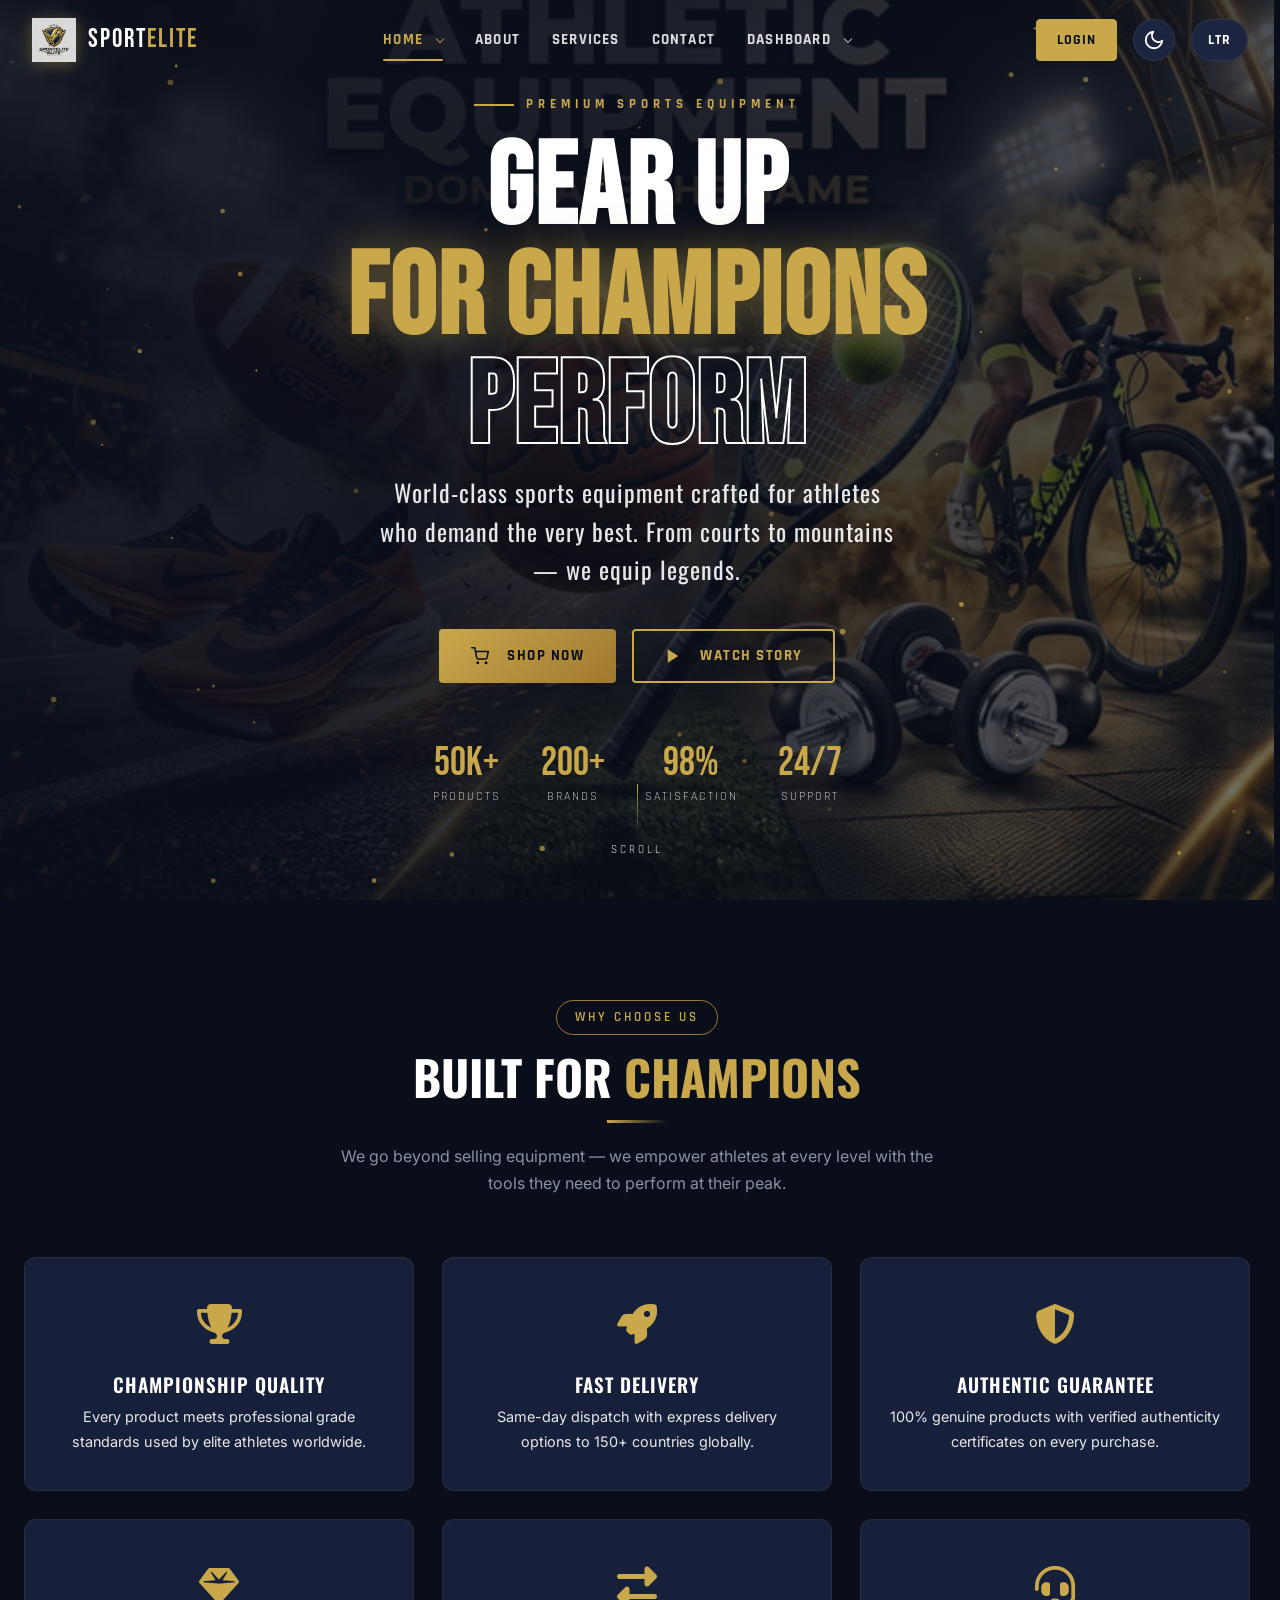
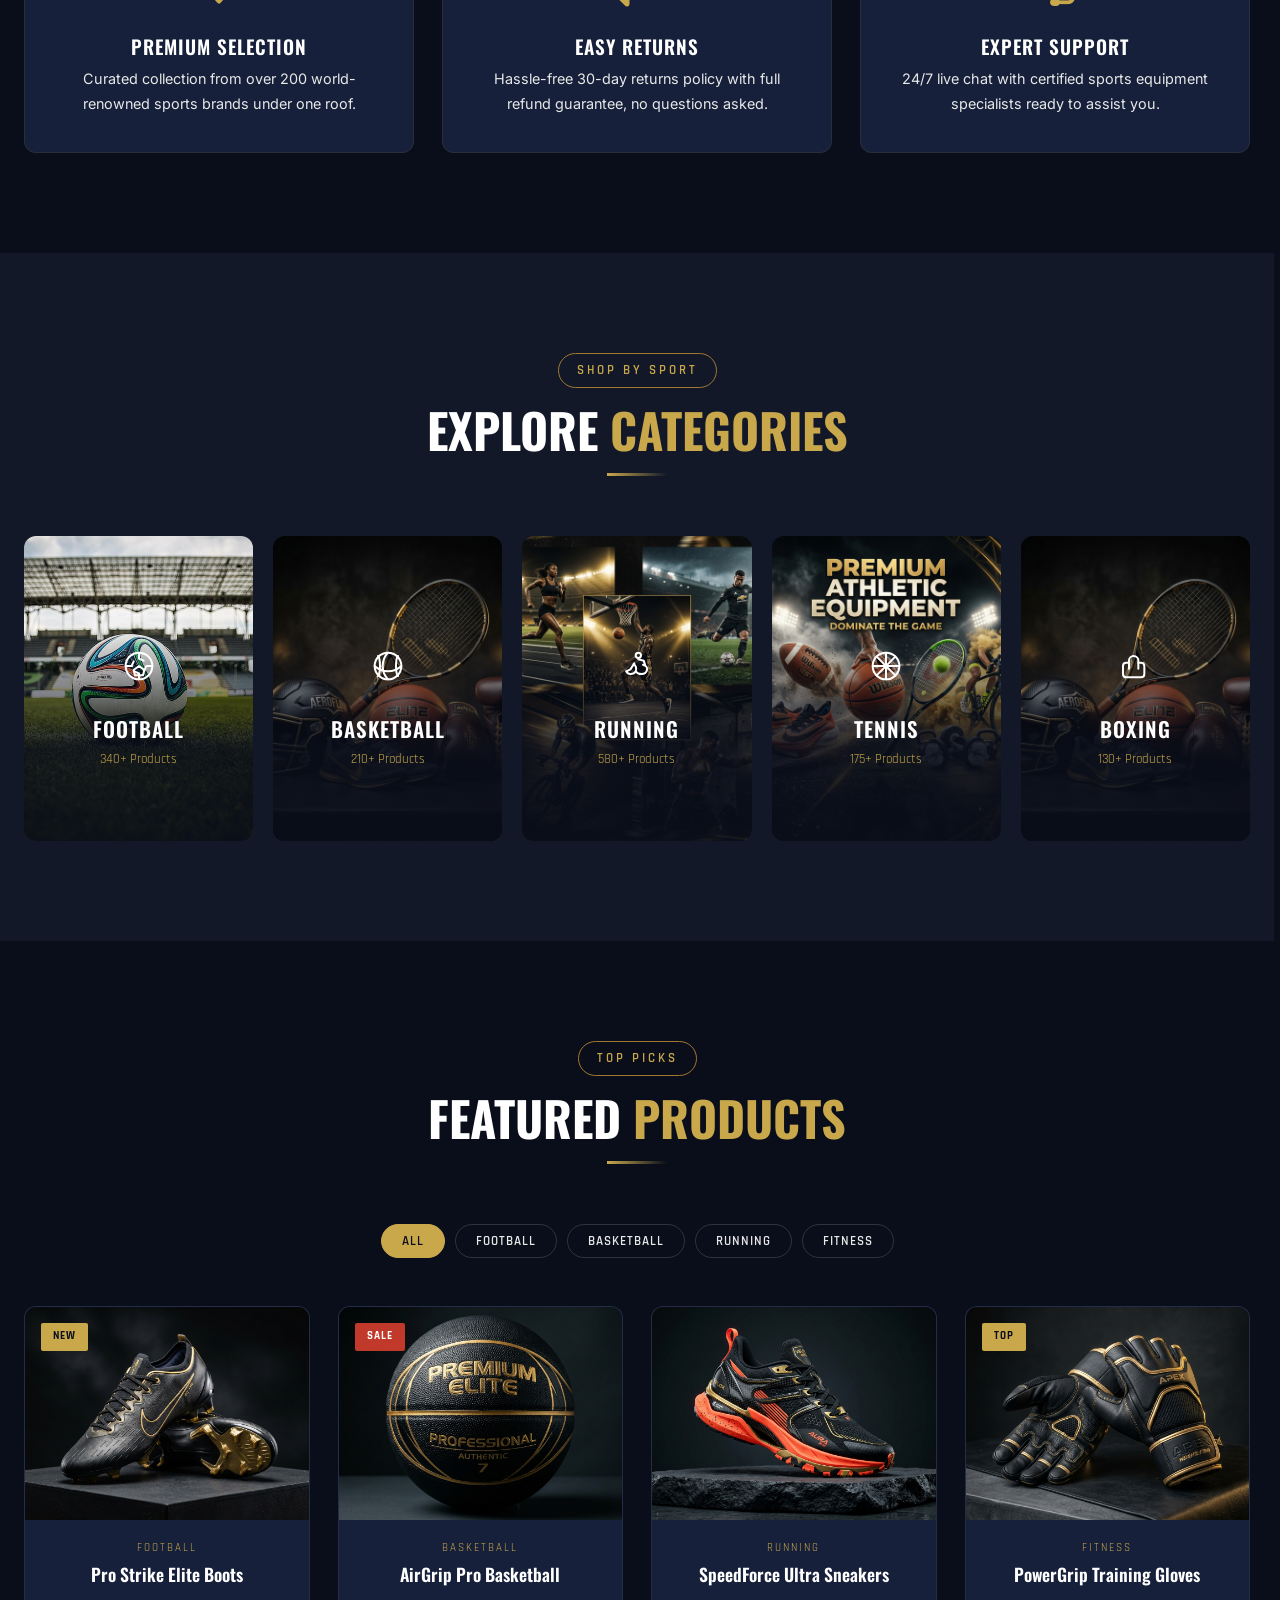
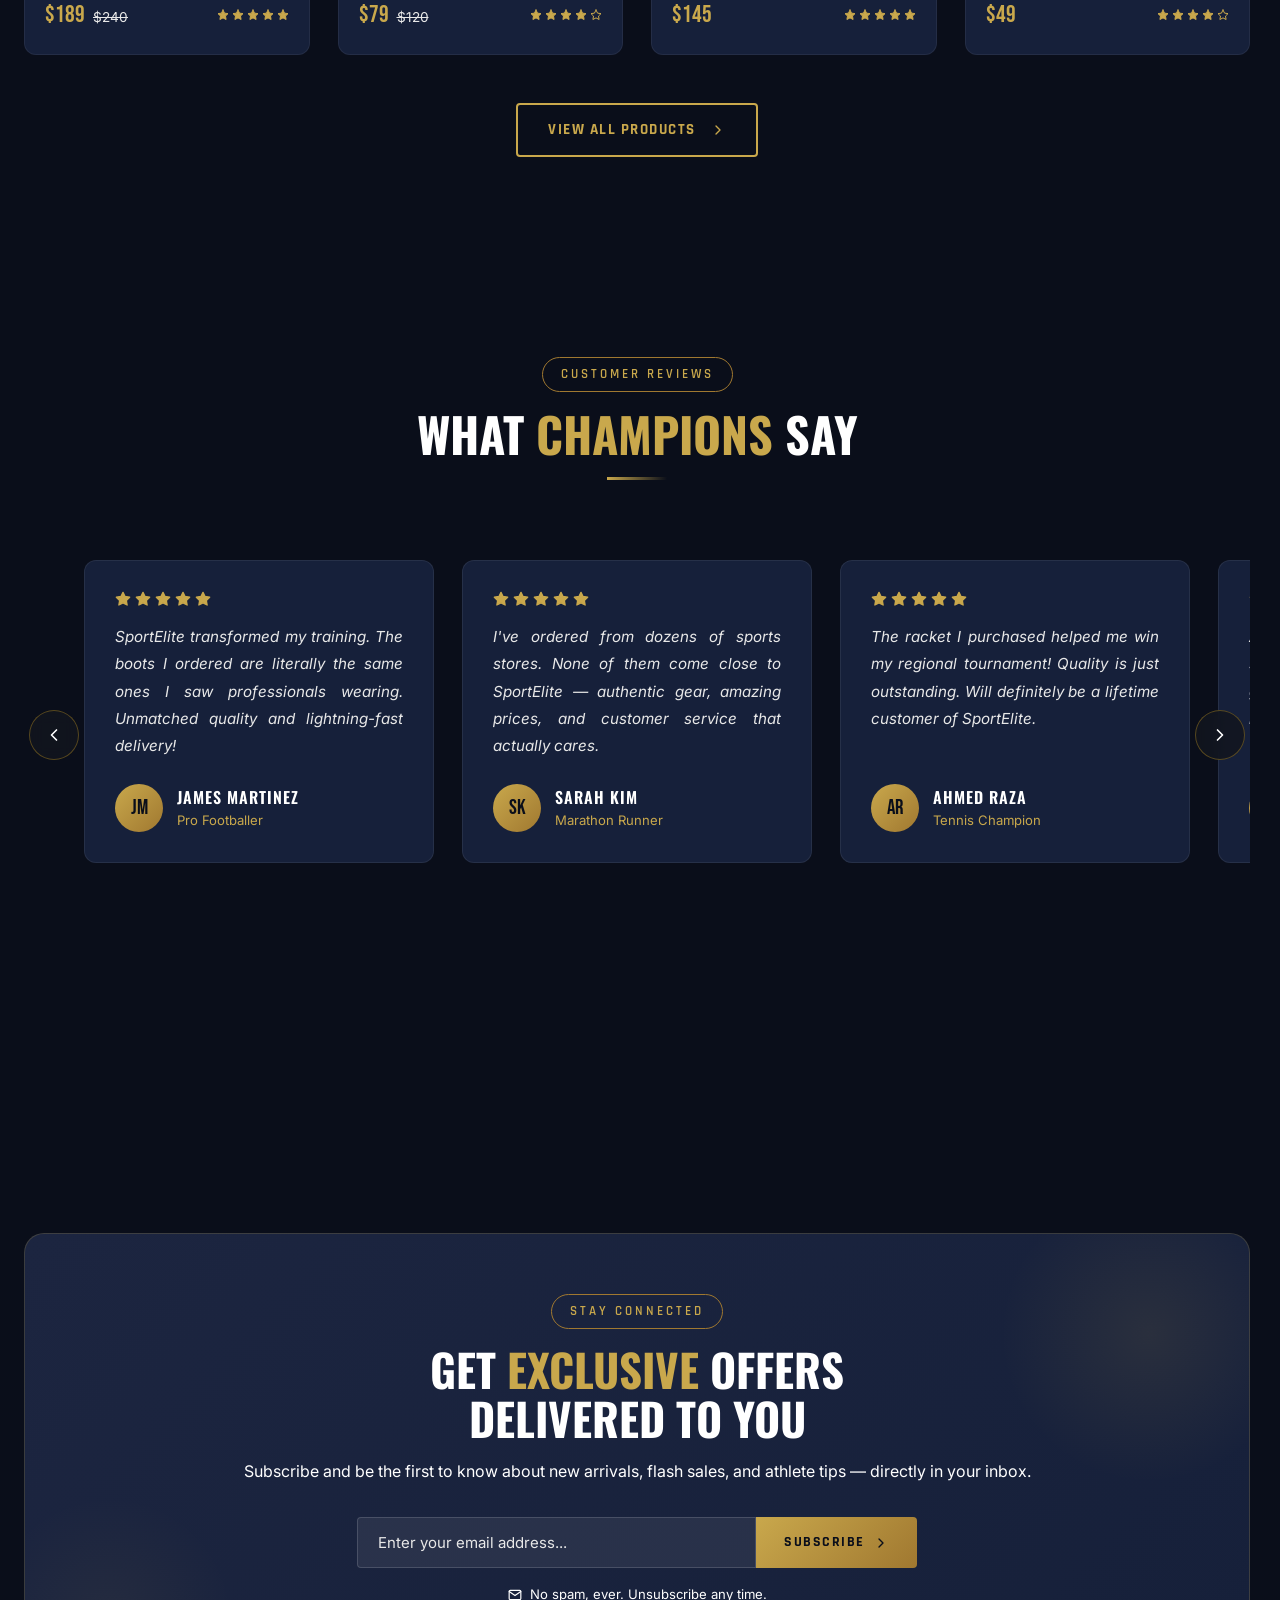
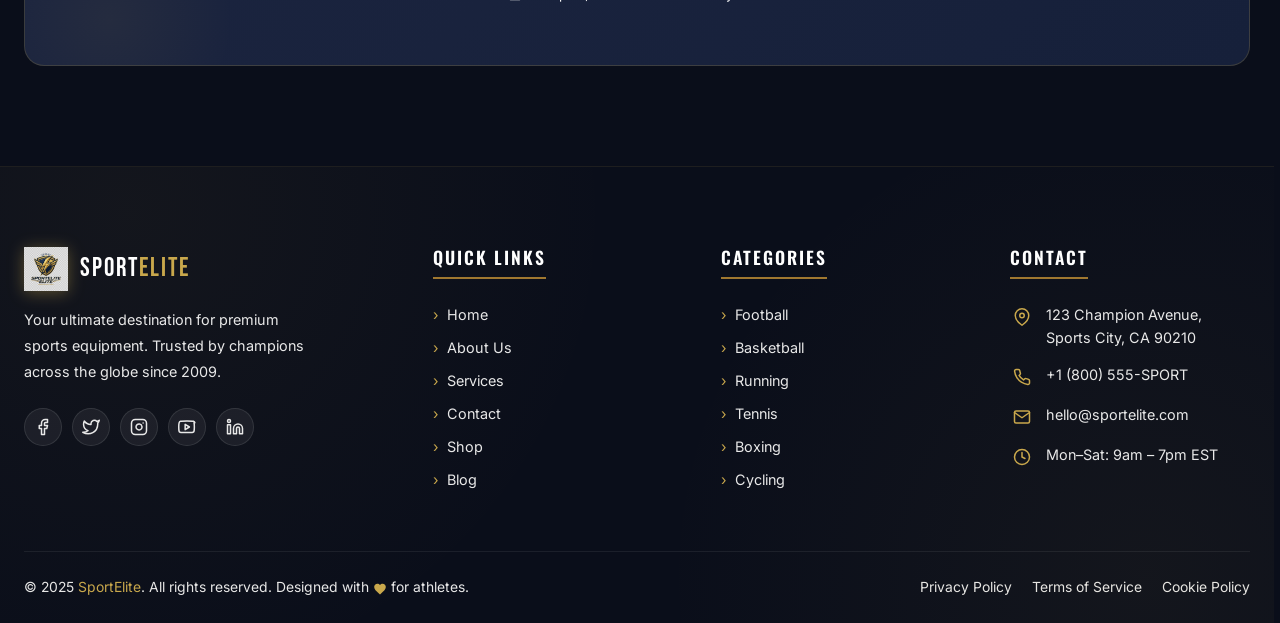
<file: index.html>
<!DOCTYPE html>
<html lang="en" dir="ltr">

<head>
  <meta charset="UTF-8" />
  <meta name="viewport" content="width=device-width, initial-scale=1.0" />
  <meta name="description"
    content="SportElite – Premium Sports Equipment Shop. Top-quality gear for every champion. Explore our world-class collection today." />
  <title>SportElite – Premium Sports Equipment</title>
  <!-- Google Fonts -->
  <link rel="preconnect" href="https://fonts.googleapis.com" />
  <link rel="preconnect" href="https://fonts.gstatic.com" crossorigin />
  <link rel="icon" type="image/png" href="images/favicon.png" />
  <!-- Font Awesome -->
  <link rel="stylesheet" href="https://cdnjs.cloudflare.com/ajax/libs/font-awesome/6.4.0/css/all.min.css" />
  <link rel="stylesheet" href="css/style.css" />
  <script src="js/theme.js"></script>
</head>

<body>

  <!-- ════════════════════════════════════════
     HEADER
════════════════════════════════════════ -->
  <header id="header">
    <div class="header-inner">

      <!-- Logo -->
      <a href="index.html" class="logo">
        <img src="images/logo.png" alt="SportElite Logo" />
        <span class="logo-text">Sport<span>Elite</span></span>
      </a>

      <!-- Desktop Nav -->
      <nav class="main-nav" aria-label="Main navigation">

        <!-- Home Dropdown -->
        <div class="nav-item">
          <a href="#hero" class="nav-link active">Home <span class="arrow"></span></a>
          <div class="dropdown">
            <a href="index.html">Home 1</a>
            <a href="index2.html">Home 2</a>
          </div>
        </div>

        <div class="nav-item"><a href="about.html" class="nav-link">About</a></div>
        <div class="nav-item"><a href="services.html" class="nav-link">Services</a></div>
        <div class="nav-item"><a href="contact.html" class="nav-link">Contact</a></div>

        <!-- Dashboard Dropdown -->
        <div class="nav-item">
          <a href="#" class="nav-link">Dashboard <span class="arrow"></span></a>
          <div class="dropdown">
            <a href="user-dashboard.html">User Dashboard</a>
            <a href="admin-dashboard.html">Admin Dashboard</a>
          </div>
        </div>
      </nav>

      <!-- Right: Globe -->
      <div class="header-actions">
        <a href="login.html" class="login-btn">Login</a>
        <button class="theme-toggle" id="theme-toggle" aria-label="Toggle Dark/Light Theme" title="Toggle Dark/Light Theme">
          <svg class="sun-icon" xmlns="http://www.w3.org/2000/svg" width="22" height="22" viewBox="0 0 24 24" fill="none"
            stroke="currentColor" stroke-width="2" stroke-linecap="round" stroke-linejoin="round">
            <circle cx="12" cy="12" r="5" />
            <line x1="12" y1="1" x2="12" y2="3" />
            <line x1="12" y1="21" x2="12" y2="23" />
            <line x1="4.22" y1="4.22" x2="5.64" y2="5.64" />
            <line x1="18.36" y1="18.36" x2="19.78" y2="19.78" />
            <line x1="1" y1="12" x2="3" y2="12" />
            <line x1="21" y1="12" x2="23" y2="12" />
            <line x1="4.22" y1="19.78" x2="5.64" y2="18.36" />
            <line x1="18.36" y1="5.64" x2="19.78" y2="4.22" />
          </svg>
          <svg class="moon-icon" xmlns="http://www.w3.org/2000/svg" width="22" height="22" viewBox="0 0 24 24" fill="none"
            stroke="currentColor" stroke-width="2" stroke-linecap="round" stroke-linejoin="round">
            <path d="M21 12.79A9 9 0 1 1 11.21 3 7 7 0 0 0 21 12.79z" />
          </svg>
      </button>
        <button class="globe-btn" id="globe-btn" aria-label="Toggle RTL/LTR direction" title="Toggle RTL/LTR">
          <span class="dir-label" id="dir-label">LTR</span>
      </button>
        <button class="hamburger" id="hamburger" aria-label="Open menu" aria-expanded="false">
          <span></span><span></span><span></span>
      </button>
      </div>
    </div>
  </header>

  <!-- Mobile Nav -->
  <div class="mobile-overlay" id="mobile-overlay"></div>
  <nav class="mobile-nav" id="mobile-nav" aria-label="Mobile navigation">
    <div class="mobile-nav-item">
      <span class="mobile-nav-link" data-toggle="#mob-home-dd">Home <span class="arrow"></span></span>
      <div class="mobile-dropdown" id="mob-home-dd">
        <a href="index.html">Home 1</a>
        <a href="index2.html">Home 2</a>
      </div>
    </div>
    <div class="mobile-nav-item"><a href="about.html" class="mobile-nav-link">About</a></div>
    <div class="mobile-nav-item"><a href="services.html" class="mobile-nav-link">Services</a></div>
    <div class="mobile-nav-item"><a href="contact.html" class="mobile-nav-link">Contact</a></div>
    <div class="mobile-nav-item">
      <span class="mobile-nav-link" data-toggle="#mob-dash-dd">Dashboard <span class="arrow"></span></span>
      <div class="mobile-dropdown" id="mob-dash-dd">
        <a href="user-dashboard.html">User Dashboard</a>
        <a href="admin-dashboard.html">Admin Dashboard</a>
      </div>
    </div>

    <div class="mobile-nav-item" style="border-bottom: none;">
      <a href="login.html" class="mobile-login-btn">Login</a>
    </div>

    <div class="mobile-nav-controls">
      <button class="theme-toggle" aria-label="Toggle Dark/Light Theme" title="Toggle Dark/Light Theme">
        <svg class="sun-icon" xmlns="http://www.w3.org/2000/svg" width="22" height="22" viewBox="0 0 24 24" fill="none"
          stroke="currentColor" stroke-width="2" stroke-linecap="round" stroke-linejoin="round">
          <circle cx="12" cy="12" r="5" />
          <line x1="12" y1="1" x2="12" y2="3" />
          <line x1="12" y1="21" x2="12" y2="23" />
          <line x1="4.22" y1="4.22" x2="5.64" y2="5.64" />
          <line x1="18.36" y1="18.36" x2="19.78" y2="19.78" />
          <line x1="1" y1="12" x2="3" y2="12" />
          <line x1="21" y1="12" x2="23" y2="12" />
          <line x1="4.22" y1="19.78" x2="5.64" y2="18.36" />
          <line x1="18.36" y1="5.64" x2="19.78" y2="4.22" />
        </svg>
        <svg class="moon-icon" xmlns="http://www.w3.org/2000/svg" width="22" height="22" viewBox="0 0 24 24" fill="none"
          stroke="currentColor" stroke-width="2" stroke-linecap="round" stroke-linejoin="round">
          <path d="M21 12.79A9 9 0 1 1 11.21 3 7 7 0 0 0 21 12.79z" />
        </svg>
      </button>
      <button class="globe-btn" aria-label="Toggle RTL/LTR direction" title="Toggle RTL/LTR">
        <span class="dir-label">LTR</span>
      </button>
    </div>
  </nav>

  <!-- ════════════════════════════════════════
     SECTION 1 — HERO
════════════════════════════════════════ -->
  <section id="hero">
    <div class="hero-bg"></div>
    <canvas id="particles-canvas" style="position:absolute;inset:0;z-index:1;width:100%;height:100%;"></canvas>

    <div class="container hero-content">
      <p class="hero-eyebrow reveal">Premium Sports Equipment</p>
      <h1 class="hero-title reveal reveal-delay-1">
        GEAR UP <br />
        <span class="gold">FOR <span id="hero-typed">CHAMPIONS</span></span><br />
        <span class="outline">PERFORM</span>
      </h1>
      <p class="hero-subtitle reveal reveal-delay-2">
        World-class sports equipment crafted for athletes who demand the very best. From courts to mountains — we equip
        legends.
      </p>
      <div class="hero-actions reveal reveal-delay-3">
        <a href="#products" class="btn-primary">
          <svg viewBox="0 0 24 24" width="18" height="18" fill="none" stroke="currentColor" stroke-width="2" stroke-linecap="round" stroke-linejoin="round" style="margin-right:8px; vertical-align: middle;"><circle cx="9" cy="21" r="1"></circle><circle cx="20" cy="21" r="1"></circle><path d="M1 1h4l2.68 13.39a2 2 0 0 0 2 1.61h9.72a2 2 0 0 0 2-1.61L23 6H6"></path></svg>
          Shop Now
        </a>
        <a href="#video-section" class="btn-outline">
          <svg viewBox="0 0 24 24" width="18" height="18" fill="currentColor" style="margin-right:8px; vertical-align: middle;"><polygon points="5 3 19 12 5 21 5 3"></polygon></svg>
          Watch Story
        </a>
      </div>
      <div class="hero-stats reveal reveal-delay-4">
        <div class="hero-stat"><span class="num">50K+</span><span class="label">Products</span></div>
        <div class="hero-stat"><span class="num">200+</span><span class="label">Brands</span></div>
        <div class="hero-stat"><span class="num">98%</span><span class="label">Satisfaction</span></div>
        <div class="hero-stat"><span class="num">24/7</span><span class="label">Support</span></div>
      </div>
    </div>
    <div class="hero-scroll">
      <div class="scroll-line"></div>Scroll
    </div>
  </section>



  <!-- ════════════════════════════════════════
     SECTION 3 — FEATURE HIGHLIGHTS
════════════════════════════════════════ -->
  <section id="features">
    <div class="container">
      <div class="section-header">
        <span class="section-tag">Why Choose Us</span>
        <h2 class="section-title">Built For <span>Champions</span></h2>
        <div class="gold-line"></div>
        <p class="section-desc">We go beyond selling equipment — we empower athletes at every level with the tools they
          need to perform at their peak.</p>
      </div>
      <div class="features-grid">
        <div class="feature-card reveal"><span class="feature-icon"><i class="fa-solid fa-trophy"></i></span>
          <h3>Championship Quality</h3>
          <p>Every product meets professional grade standards used by elite athletes worldwide.</p>
        </div>
        <div class="feature-card reveal reveal-delay-1"><span class="feature-icon"><i
              class="fa-solid fa-rocket"></i></span>
          <h3>Fast Delivery</h3>
          <p>Same-day dispatch with express delivery options to 150+ countries globally.</p>
        </div>
        <div class="feature-card reveal reveal-delay-2"><span class="feature-icon"><i
              class="fa-solid fa-shield-halved"></i></span>
          <h3>Authentic Guarantee</h3>
          <p>100% genuine products with verified authenticity certificates on every purchase.</p>
        </div>
        <div class="feature-card reveal reveal-delay-3"><span class="feature-icon"><i
              class="fa-solid fa-gem"></i></span>
          <h3>Premium Selection</h3>
          <p>Curated collection from over 200 world-renowned sports brands under one roof.</p>
        </div>
        <div class="feature-card reveal reveal-delay-4"><span class="feature-icon"><i
              class="fa-solid fa-right-left"></i></span>
          <h3>Easy Returns</h3>
          <p>Hassle-free 30-day returns policy with full refund guarantee, no questions asked.</p>
        </div>
        <div class="feature-card reveal"><span class="feature-icon"><i class="fa-solid fa-headset"></i></span>
          <h3>Expert Support</h3>
          <p>24/7 live chat with certified sports equipment specialists ready to assist you.</p>
        </div>
      </div>
    </div>
  </section>

  <!-- ════════════════════════════════════════
     SECTION 4 — CATEGORY SHOWCASE
════════════════════════════════════════ -->
  <section id="categories">
    <div class="container">
      <div class="section-header">
        <span class="section-tag">Shop By Sport</span>
        <h2 class="section-title">Explore <span>Categories</span></h2>
        <div class="gold-line"></div>
      </div>
      <div class="categories-grid">
        <div class="category-card reveal">
          <img src="images/s6.jpg" alt="Football Gear" />
          <div class="category-overlay">
            <span class="category-icon">
              <svg viewBox="0 0 24 24" width="32" height="32" fill="none" stroke="currentColor" stroke-width="1.5" stroke-linecap="round" stroke-linejoin="round" style="margin-bottom:8px;"><circle cx="12" cy="12" r="10"></circle><path d="m12 12-4 3 1 4h6l1-4-4-3Z"></path><path d="M12 2v4.5l3.5 1.5M12 22v-4.5l-3.5-1.5M2 12h4.5l1.5-3.5M22 12h-4.5l-1.5 3.5"></path></svg>
            </span>
            <div class="category-name">Football</div>
            <div class="category-count">340+ Products</div>
            <a href="#" class="category-btn">Shop Now</a>
          </div>
        </div>
        <div class="category-card reveal reveal-delay-1">
          <img src="images/products-showcase.png" alt="Basketball" />
          <div class="category-overlay">
            <span class="category-icon">
              <svg viewBox="0 0 24 24" width="32" height="32" fill="none" stroke="currentColor" stroke-width="1.5" stroke-linecap="round" stroke-linejoin="round" style="margin-bottom:8px;"><circle cx="12" cy="12" r="10"></circle><path d="M12 2a14.5 14.5 0 0 0 0 20"></path><path d="M2 12a14.5 14.5 0 0 0 20 0"></path><path d="M4.5 4.5c2 2 2 13 0 15"></path><path d="M19.5 4.5c-2 2-2 13 0 15"></path></svg>
            </span>
            <div class="category-name">Basketball</div>
            <div class="category-count">210+ Products</div>
            <a href="#" class="category-btn">Shop Now</a>
          </div>
        </div>
        <div class="category-card reveal reveal-delay-2">
          <img src="images/gallery.png" alt="Running" />
          <div class="category-overlay">
            <span class="category-icon">
              <svg viewBox="0 0 24 24" width="32" height="32" fill="none" stroke="currentColor" stroke-width="1.5" stroke-linecap="round" stroke-linejoin="round" style="margin-bottom:8px;"><path d="M4 16c.5 1 1.5 2 3 2s3.5-1 4-2c1-2 0-4.5-1.5-5.5"></path><path d="M11 16c1.2 1.8 2.8 2 4.5 2s3.5-1 4-3c.5-2-1-3.5-3-4"></path><path d="m18 11-1-3-4-1"></path><path d="M11 4c0 1.1.9 2 2 2s2-.9 2-2-.9-2-2-2-2 .9-2 2Z"></path><path d="m4 16 3-1.5 3-4.5"></path></svg>
            </span>
            <div class="category-name">Running</div>
            <div class="category-count">580+ Products</div>
            <a href="#" class="category-btn">Shop Now</a>
          </div>
        </div>
        <div class="category-card reveal reveal-delay-3">
          <img src="images/hero-banner.png" alt="Tennis" />
          <div class="category-overlay">
            <span class="category-icon">
              <svg viewBox="0 0 24 24" width="32" height="32" fill="none" stroke="currentColor" stroke-width="1.5" stroke-linecap="round" stroke-linejoin="round" style="margin-bottom:8px;"><circle cx="12" cy="12" r="10"></circle><path d="M2 12h20"></path><path d="M12 2v20"></path><path d="m19 5-14 14"></path><path d="m5 5 14 14"></path></svg>
            </span>
            <div class="category-name">Tennis</div>
            <div class="category-count">175+ Products</div>
            <a href="#" class="category-btn">Shop Now</a>
          </div>
        </div>
        <div class="category-card reveal reveal-delay-4">
          <img src="images/products-showcase.png" alt="Boxing Gear" />
          <div class="category-overlay">
            <span class="category-icon">
              <svg viewBox="0 0 24 24" width="32" height="32" fill="none" stroke="currentColor" stroke-width="1.5" stroke-linecap="round" stroke-linejoin="round" style="margin-bottom:8px;"><path d="M11 4.5c-2 0-3.5 1.5-3.5 3.5v1.5H5.5c-1.4 0-2.5 1.1-2.5 2.5v6c0 1.4 1.1 2.5 2.5 2.5h11c1.4 0 2.5-1.1 2.5-2.5v-6c0-1.4-1.1-2.5-2.5-2.5h-2V8c0-2-1.5-3.5-3.5-3.5Z"></path><path d="M7.5 9.5V14"></path><path d="M14.5 9.5V14"></path></svg>
            </span>
            <div class="category-name">Boxing</div>
            <div class="category-count">130+ Products</div>
            <a href="#" class="category-btn">Shop Now</a>
          </div>
        </div>
      </div>
    </div>
  </section>

  <section id="products">
    <div class="container">
      <div class="section-header">
        <span class="section-tag">Top Picks</span>
        <h2 class="section-title">Featured <span>Products</span></h2>
        <div class="gold-line"></div>
      </div>
      <div class="products-filter">
        <button class="filter-btn active" data-filter="all">All</button>
        <button class="filter-btn" data-filter="football">Football</button>
        <button class="filter-btn" data-filter="basketball">Basketball</button>
        <button class="filter-btn" data-filter="running">Running</button>
        <button class="filter-btn" data-filter="fitness">Fitness</button>
      </div>
      <div class="products-grid">
        <!-- Card 1 -->
        <div class="product-card reveal" data-cat="football">
          <span class="product-badge">New</span>
          <div class="product-img">
            <img src="./images/top-pick-1.png" alt="Pro Strike Elite Boots" loading="lazy" />
            <div class="product-actions">
              <button class="product-action-btn" title="Add to Cart">
                <svg viewBox="0 0 24 24" width="18" height="18" fill="none" stroke="currentColor" stroke-width="2" stroke-linecap="round" stroke-linejoin="round" style="margin-right:8px; vertical-align: middle;"><circle cx="9" cy="21" r="1"></circle><circle cx="20" cy="21" r="1"></circle><path d="M1 1h4l2.68 13.39a2 2 0 0 0 2 1.61h9.72a2 2 0 0 0 2-1.61L23 6H6"></path></svg>
                Add to Cart
              </button>
              <button class="product-action-btn" style="flex:0;padding:12px 14px;" title="Add to Wishlist">
                <svg viewBox="0 0 24 24" width="18" height="18" fill="none" stroke="currentColor" stroke-width="2" stroke-linecap="round" stroke-linejoin="round" style="vertical-align: middle;"><path d="M20.84 4.61a5.5 5.5 0 0 0-7.78 0L12 5.67l-1.06-1.06a5.5 5.5 0 0 0-7.78 7.78l1.06 1.06L12 21.23l7.78-7.78 1.06-1.06a5.5 5.5 0 0 0 0-7.78z"></path></svg>
              </button>
            </div>
          </div>
          <div class="product-info">
            <div class="product-category">Football</div>
            <div class="product-name">Pro Strike Elite Boots</div>
            <div class="product-footer">
              <div><span class="product-price">$189</span><span class="product-old-price">$240</span></div>
              <div class="product-rating">
                <svg width="12" height="12" viewBox="0 0 24 24" fill="currentColor" stroke="currentColor" stroke-width="2" stroke-linecap="round" stroke-linejoin="round"><polygon points="12 2 15.09 8.26 22 9.27 17 14.14 18.18 21.02 12 17.77 5.82 21.02 7 14.14 2 9.27 8.91 8.26 12 2"/></svg>
                <svg width="12" height="12" viewBox="0 0 24 24" fill="currentColor" stroke="currentColor" stroke-width="2" stroke-linecap="round" stroke-linejoin="round"><polygon points="12 2 15.09 8.26 22 9.27 17 14.14 18.18 21.02 12 17.77 5.82 21.02 7 14.14 2 9.27 8.91 8.26 12 2"/></svg>
                <svg width="12" height="12" viewBox="0 0 24 24" fill="currentColor" stroke="currentColor" stroke-width="2" stroke-linecap="round" stroke-linejoin="round"><polygon points="12 2 15.09 8.26 22 9.27 17 14.14 18.18 21.02 12 17.77 5.82 21.02 7 14.14 2 9.27 8.91 8.26 12 2"/></svg>
                <svg width="12" height="12" viewBox="0 0 24 24" fill="currentColor" stroke="currentColor" stroke-width="2" stroke-linecap="round" stroke-linejoin="round"><polygon points="12 2 15.09 8.26 22 9.27 17 14.14 18.18 21.02 12 17.77 5.82 21.02 7 14.14 2 9.27 8.91 8.26 12 2"/></svg>
                <svg width="12" height="12" viewBox="0 0 24 24" fill="currentColor" stroke="currentColor" stroke-width="2" stroke-linecap="round" stroke-linejoin="round"><polygon points="12 2 15.09 8.26 22 9.27 17 14.14 18.18 21.02 12 17.77 5.82 21.02 7 14.14 2 9.27 8.91 8.26 12 2"/></svg>
              </div>
            </div>
          </div>
        </div>
        <!-- Card 2 -->
        <div class="product-card reveal reveal-delay-1" data-cat="basketball">
          <span class="product-badge sale">Sale</span>
          <div class="product-img">
            <img src="./images/top-pick-2.png" alt="Basketball" loading="lazy" />
            <div class="product-actions">
              <button class="product-action-btn" title="Add to Cart">
                <svg viewBox="0 0 24 24" width="18" height="18" fill="none" stroke="currentColor" stroke-width="2" stroke-linecap="round" stroke-linejoin="round" style="margin-right:8px; vertical-align: middle;"><circle cx="9" cy="21" r="1"></circle><circle cx="20" cy="21" r="1"></circle><path d="M1 1h4l2.68 13.39a2 2 0 0 0 2 1.61h9.72a2 2 0 0 0 2-1.61L23 6H6"></path></svg>
                Add to Cart
              </button>
              <button class="product-action-btn" style="flex:0;padding:12px 14px;" title="Add to Wishlist">
                <svg viewBox="0 0 24 24" width="18" height="18" fill="none" stroke="currentColor" stroke-width="2" stroke-linecap="round" stroke-linejoin="round" style="vertical-align: middle;"><path d="M20.84 4.61a5.5 5.5 0 0 0-7.78 0L12 5.67l-1.06-1.06a5.5 5.5 0 0 0-7.78 7.78l1.06 1.06L12 21.23l7.78-7.78 1.06-1.06a5.5 5.5 0 0 0 0-7.78z"></path></svg>
              </button>
            </div>
          </div>
          <div class="product-info">
            <div class="product-category">Basketball</div>
            <div class="product-name">AirGrip Pro Basketball</div>
            <div class="product-footer">
              <div><span class="product-price">$79</span><span class="product-old-price">$120</span></div>
              <div class="product-rating">
                <svg width="12" height="12" viewBox="0 0 24 24" fill="currentColor" stroke="currentColor" stroke-width="2" stroke-linecap="round" stroke-linejoin="round"><polygon points="12 2 15.09 8.26 22 9.27 17 14.14 18.18 21.02 12 17.77 5.82 21.02 7 14.14 2 9.27 8.91 8.26 12 2"/></svg>
                <svg width="12" height="12" viewBox="0 0 24 24" fill="currentColor" stroke="currentColor" stroke-width="2" stroke-linecap="round" stroke-linejoin="round"><polygon points="12 2 15.09 8.26 22 9.27 17 14.14 18.18 21.02 12 17.77 5.82 21.02 7 14.14 2 9.27 8.91 8.26 12 2"/></svg>
                <svg width="12" height="12" viewBox="0 0 24 24" fill="currentColor" stroke="currentColor" stroke-width="2" stroke-linecap="round" stroke-linejoin="round"><polygon points="12 2 15.09 8.26 22 9.27 17 14.14 18.18 21.02 12 17.77 5.82 21.02 7 14.14 2 9.27 8.91 8.26 12 2"/></svg>
                <svg width="12" height="12" viewBox="0 0 24 24" fill="currentColor" stroke="currentColor" stroke-width="2" stroke-linecap="round" stroke-linejoin="round"><polygon points="12 2 15.09 8.26 22 9.27 17 14.14 18.18 21.02 12 17.77 5.82 21.02 7 14.14 2 9.27 8.91 8.26 12 2"/></svg>
                <svg width="12" height="12" viewBox="0 0 24 24" fill="none" stroke="currentColor" stroke-width="2" stroke-linecap="round" stroke-linejoin="round"><polygon points="12 2 15.09 8.26 22 9.27 17 14.14 18.18 21.02 12 17.77 5.82 21.02 7 14.14 2 9.27 8.91 8.26 12 2"/></svg>
              </div>
            </div>
          </div>
        </div>
        <!-- Card 3 -->
        <div class="product-card reveal reveal-delay-2" data-cat="running">
          <div class="product-img">
            <img src="./images/top-pick-3.png" alt="Running Gear" />
            <div class="product-actions">
              <button class="product-action-btn" title="Add to Cart">
                <svg viewBox="0 0 24 24" width="18" height="18" fill="none" stroke="currentColor" stroke-width="2" stroke-linecap="round" stroke-linejoin="round" style="margin-right:8px; vertical-align: middle;"><circle cx="9" cy="21" r="1"></circle><circle cx="20" cy="21" r="1"></circle><path d="M1 1h4l2.68 13.39a2 2 0 0 0 2 1.61h9.72a2 2 0 0 0 2-1.61L23 6H6"></path></svg>
                Add to Cart
              </button>
              <button class="product-action-btn" style="flex:0;padding:12px 14px;" title="Add to Wishlist">
                <svg viewBox="0 0 24 24" width="18" height="18" fill="none" stroke="currentColor" stroke-width="2" stroke-linecap="round" stroke-linejoin="round" style="vertical-align: middle;"><path d="M20.84 4.61a5.5 5.5 0 0 0-7.78 0L12 5.67l-1.06-1.06a5.5 5.5 0 0 0-7.78 7.78l1.06 1.06L12 21.23l7.78-7.78 1.06-1.06a5.5 5.5 0 0 0 0-7.78z"></path></svg>
              </button>
            </div>
          </div>
          <div class="product-info">
            <div class="product-category">Running</div>
            <div class="product-name">SpeedForce Ultra Sneakers</div>
            <div class="product-footer">
              <div><span class="product-price">$145</span></div>
              <div class="product-rating">
                <svg width="12" height="12" viewBox="0 0 24 24" fill="currentColor" stroke="currentColor" stroke-width="2" stroke-linecap="round" stroke-linejoin="round"><polygon points="12 2 15.09 8.26 22 9.27 17 14.14 18.18 21.02 12 17.77 5.82 21.02 7 14.14 2 9.27 8.91 8.26 12 2"/></svg>
                <svg width="12" height="12" viewBox="0 0 24 24" fill="currentColor" stroke="currentColor" stroke-width="2" stroke-linecap="round" stroke-linejoin="round"><polygon points="12 2 15.09 8.26 22 9.27 17 14.14 18.18 21.02 12 17.77 5.82 21.02 7 14.14 2 9.27 8.91 8.26 12 2"/></svg>
                <svg width="12" height="12" viewBox="0 0 24 24" fill="currentColor" stroke="currentColor" stroke-width="2" stroke-linecap="round" stroke-linejoin="round"><polygon points="12 2 15.09 8.26 22 9.27 17 14.14 18.18 21.02 12 17.77 5.82 21.02 7 14.14 2 9.27 8.91 8.26 12 2"/></svg>
                <svg width="12" height="12" viewBox="0 0 24 24" fill="currentColor" stroke="currentColor" stroke-width="2" stroke-linecap="round" stroke-linejoin="round"><polygon points="12 2 15.09 8.26 22 9.27 17 14.14 18.18 21.02 12 17.77 5.82 21.02 7 14.14 2 9.27 8.91 8.26 12 2"/></svg>
                <svg width="12" height="12" viewBox="0 0 24 24" fill="currentColor" stroke="currentColor" stroke-width="2" stroke-linecap="round" stroke-linejoin="round"><polygon points="12 2 15.09 8.26 22 9.27 17 14.14 18.18 21.02 12 17.77 5.82 21.02 7 14.14 2 9.27 8.91 8.26 12 2"/></svg>
              </div>
            </div>
          </div>
        </div>
        <!-- Card 4 -->
        <div class="product-card reveal reveal-delay-3" data-cat="fitness">
          <span class="product-badge">Top</span>
          <div class="product-img">
            <img src="./images/top-pick-4.png" alt="Fitness Gloves" loading="lazy" />
            <div class="product-actions">
              <button class="product-action-btn" title="Add to Cart">
                <svg viewBox="0 0 24 24" width="18" height="18" fill="none" stroke="currentColor" stroke-width="2" stroke-linecap="round" stroke-linejoin="round" style="margin-right:8px; vertical-align: middle;"><circle cx="9" cy="21" r="1"></circle><circle cx="20" cy="21" r="1"></circle><path d="M1 1h4l2.68 13.39a2 2 0 0 0 2 1.61h9.72a2 2 0 0 0 2-1.61L23 6H6"></path></svg>
                Add to Cart
              </button>
              <button class="product-action-btn" style="flex:0;padding:12px 14px;" title="Add to Wishlist">
                <svg viewBox="0 0 24 24" width="18" height="18" fill="none" stroke="currentColor" stroke-width="2" stroke-linecap="round" stroke-linejoin="round" style="vertical-align: middle;"><path d="M20.84 4.61a5.5 5.5 0 0 0-7.78 0L12 5.67l-1.06-1.06a5.5 5.5 0 0 0-7.78 7.78l1.06 1.06L12 21.23l7.78-7.78 1.06-1.06a5.5 5.5 0 0 0 0-7.78z"></path></svg>
              </button>
            </div>
          </div>
          <div class="product-info">
            <div class="product-category">Fitness</div>
            <div class="product-name">PowerGrip Training Gloves</div>
            <div class="product-footer">
              <div><span class="product-price">$49</span></div>
              <div class="product-rating">
                <svg width="12" height="12" viewBox="0 0 24 24" fill="currentColor" stroke="currentColor" stroke-width="2" stroke-linecap="round" stroke-linejoin="round"><polygon points="12 2 15.09 8.26 22 9.27 17 14.14 18.18 21.02 12 17.77 5.82 21.02 7 14.14 2 9.27 8.91 8.26 12 2"/></svg>
                <svg width="12" height="12" viewBox="0 0 24 24" fill="currentColor" stroke="currentColor" stroke-width="2" stroke-linecap="round" stroke-linejoin="round"><polygon points="12 2 15.09 8.26 22 9.27 17 14.14 18.18 21.02 12 17.77 5.82 21.02 7 14.14 2 9.27 8.91 8.26 12 2"/></svg>
                <svg width="12" height="12" viewBox="0 0 24 24" fill="currentColor" stroke="currentColor" stroke-width="2" stroke-linecap="round" stroke-linejoin="round"><polygon points="12 2 15.09 8.26 22 9.27 17 14.14 18.18 21.02 12 17.77 5.82 21.02 7 14.14 2 9.27 8.91 8.26 12 2"/></svg>
                <svg width="12" height="12" viewBox="0 0 24 24" fill="currentColor" stroke="currentColor" stroke-width="2" stroke-linecap="round" stroke-linejoin="round"><polygon points="12 2 15.09 8.26 22 9.27 17 14.14 18.18 21.02 12 17.77 5.82 21.02 7 14.14 2 9.27 8.91 8.26 12 2"/></svg>
                <svg width="12" height="12" viewBox="0 0 24 24" fill="none" stroke="currentColor" stroke-width="2" stroke-linecap="round" stroke-linejoin="round"><polygon points="12 2 15.09 8.26 22 9.27 17 14.14 18.18 21.02 12 17.77 5.82 21.02 7 14.14 2 9.27 8.91 8.26 12 2"/></svg>
              </div>
            </div>
          </div>
        </div>
      </div>
      <div style="text-align:center;margin-top:48px;">
        <a href="#" class="btn-outline reveal">View All Products <svg width="16" height="16" viewBox="0 0 24 24" fill="none" stroke="currentColor" stroke-width="2" stroke-linecap="round" stroke-linejoin="round" style="vertical-align:middle; margin-left:4px;"><path d="m9 18 6-6-6-6"/></svg></a>
      </div>
    </div>
  </section>

  <section id="testimonials">
    <div class="container">
      <div class="section-header">
        <span class="section-tag">Customer Reviews</span>
        <h2 class="section-title">What <span>Champions</span> Say</h2>
        <div class="gold-line"></div>
      </div>
      <div class="testimonials-container">
        <button id="testi-prev" class="slider-arrow prev-arrow" aria-label="Previous Review">
          <svg width="20" height="20" viewBox="0 0 24 24" fill="none" stroke="currentColor" stroke-width="2" stroke-linecap="round" stroke-linejoin="round"><path d="m15 18-6-6 6-6"/></svg>
        </button>
        <button id="testi-next" class="slider-arrow next-arrow" aria-label="Next Review">
          <svg width="20" height="20" viewBox="0 0 24 24" fill="none" stroke="currentColor" stroke-width="2" stroke-linecap="round" stroke-linejoin="round"><path d="m9 18 6-6-6-6"/></svg>
        </button>
        <div class="testimonials-track" id="testi-track">
          <div class="testi-card">
            <div class="testi-stars">
              <svg width="16" height="16" viewBox="0 0 24 24" fill="currentColor" stroke="currentColor" stroke-width="2" stroke-linecap="round" stroke-linejoin="round"><polygon points="12 2 15.09 8.26 22 9.27 17 14.14 18.18 21.02 12 17.77 5.82 21.02 7 14.14 2 9.27 8.91 8.26 12 2"/></svg>
              <svg width="16" height="16" viewBox="0 0 24 24" fill="currentColor" stroke="currentColor" stroke-width="2" stroke-linecap="round" stroke-linejoin="round"><polygon points="12 2 15.09 8.26 22 9.27 17 14.14 18.18 21.02 12 17.77 5.82 21.02 7 14.14 2 9.27 8.91 8.26 12 2"/></svg>
              <svg width="16" height="16" viewBox="0 0 24 24" fill="currentColor" stroke="currentColor" stroke-width="2" stroke-linecap="round" stroke-linejoin="round"><polygon points="12 2 15.09 8.26 22 9.27 17 14.14 18.18 21.02 12 17.77 5.82 21.02 7 14.14 2 9.27 8.91 8.26 12 2"/></svg>
              <svg width="16" height="16" viewBox="0 0 24 24" fill="currentColor" stroke="currentColor" stroke-width="2" stroke-linecap="round" stroke-linejoin="round"><polygon points="12 2 15.09 8.26 22 9.27 17 14.14 18.18 21.02 12 17.77 5.82 21.02 7 14.14 2 9.27 8.91 8.26 12 2"/></svg>
              <svg width="16" height="16" viewBox="0 0 24 24" fill="currentColor" stroke="currentColor" stroke-width="2" stroke-linecap="round" stroke-linejoin="round"><polygon points="12 2 15.09 8.26 22 9.27 17 14.14 18.18 21.02 12 17.77 5.82 21.02 7 14.14 2 9.27 8.91 8.26 12 2"/></svg>
            </div>
            <p class="testi-text">SportElite transformed my training. The boots I ordered are literally the same ones I
              saw professionals wearing. Unmatched quality and lightning-fast delivery!</p>
            <div class="testi-author">
              <div class="testi-avatar">JM</div>
              <div>
                <div class="testi-name">James Martinez</div>
                <div class="testi-role">Pro Footballer</div>
              </div>
            </div>
          </div>
          <div class="testi-card">
            <div class="testi-stars">
              <svg width="16" height="16" viewBox="0 0 24 24" fill="currentColor" stroke="currentColor" stroke-width="2" stroke-linecap="round" stroke-linejoin="round"><polygon points="12 2 15.09 8.26 22 9.27 17 14.14 18.18 21.02 12 17.77 5.82 21.02 7 14.14 2 9.27 8.91 8.26 12 2"/></svg>
              <svg width="16" height="16" viewBox="0 0 24 24" fill="currentColor" stroke="currentColor" stroke-width="2" stroke-linecap="round" stroke-linejoin="round"><polygon points="12 2 15.09 8.26 22 9.27 17 14.14 18.18 21.02 12 17.77 5.82 21.02 7 14.14 2 9.27 8.91 8.26 12 2"/></svg>
              <svg width="16" height="16" viewBox="0 0 24 24" fill="currentColor" stroke="currentColor" stroke-width="2" stroke-linecap="round" stroke-linejoin="round"><polygon points="12 2 15.09 8.26 22 9.27 17 14.14 18.18 21.02 12 17.77 5.82 21.02 7 14.14 2 9.27 8.91 8.26 12 2"/></svg>
              <svg width="16" height="16" viewBox="0 0 24 24" fill="currentColor" stroke="currentColor" stroke-width="2" stroke-linecap="round" stroke-linejoin="round"><polygon points="12 2 15.09 8.26 22 9.27 17 14.14 18.18 21.02 12 17.77 5.82 21.02 7 14.14 2 9.27 8.91 8.26 12 2"/></svg>
              <svg width="16" height="16" viewBox="0 0 24 24" fill="currentColor" stroke="currentColor" stroke-width="2" stroke-linecap="round" stroke-linejoin="round"><polygon points="12 2 15.09 8.26 22 9.27 17 14.14 18.18 21.02 12 17.77 5.82 21.02 7 14.14 2 9.27 8.91 8.26 12 2"/></svg>
            </div>
            <p class="testi-text">I've ordered from dozens of sports stores. None of them come close to SportElite —
              authentic gear, amazing prices, and customer service that actually cares.</p>
            <div class="testi-author">
              <div class="testi-avatar">SK</div>
              <div>
                <div class="testi-name">Sarah Kim</div>
                <div class="testi-role">Marathon Runner</div>
              </div>
            </div>
          </div>
          <div class="testi-card">
            <div class="testi-stars">
              <svg width="16" height="16" viewBox="0 0 24 24" fill="currentColor" stroke="currentColor" stroke-width="2" stroke-linecap="round" stroke-linejoin="round"><polygon points="12 2 15.09 8.26 22 9.27 17 14.14 18.18 21.02 12 17.77 5.82 21.02 7 14.14 2 9.27 8.91 8.26 12 2"/></svg>
              <svg width="16" height="16" viewBox="0 0 24 24" fill="currentColor" stroke="currentColor" stroke-width="2" stroke-linecap="round" stroke-linejoin="round"><polygon points="12 2 15.09 8.26 22 9.27 17 14.14 18.18 21.02 12 17.77 5.82 21.02 7 14.14 2 9.27 8.91 8.26 12 2"/></svg>
              <svg width="16" height="16" viewBox="0 0 24 24" fill="currentColor" stroke="currentColor" stroke-width="2" stroke-linecap="round" stroke-linejoin="round"><polygon points="12 2 15.09 8.26 22 9.27 17 14.14 18.18 21.02 12 17.77 5.82 21.02 7 14.14 2 9.27 8.91 8.26 12 2"/></svg>
              <svg width="16" height="16" viewBox="0 0 24 24" fill="currentColor" stroke="currentColor" stroke-width="2" stroke-linecap="round" stroke-linejoin="round"><polygon points="12 2 15.09 8.26 22 9.27 17 14.14 18.18 21.02 12 17.77 5.82 21.02 7 14.14 2 9.27 8.91 8.26 12 2"/></svg>
              <svg width="16" height="16" viewBox="0 0 24 24" fill="currentColor" stroke="currentColor" stroke-width="2" stroke-linecap="round" stroke-linejoin="round"><polygon points="12 2 15.09 8.26 22 9.27 17 14.14 18.18 21.02 12 17.77 5.82 21.02 7 14.14 2 9.27 8.91 8.26 12 2"/></svg>
            </div>
            <p class="testi-text">The racket I purchased helped me win my regional tournament! Quality is just
              outstanding. Will definitely be a lifetime customer of SportElite.</p>
            <div class="testi-author">
              <div class="testi-avatar">AR</div>
              <div>
                <div class="testi-name">Ahmed Raza</div>
                <div class="testi-role">Tennis Champion</div>
              </div>
            </div>
          </div>
          <div class="testi-card">
            <div class="testi-stars">
              <svg width="16" height="16" viewBox="0 0 24 24" fill="currentColor" stroke="currentColor" stroke-width="2" stroke-linecap="round" stroke-linejoin="round"><polygon points="12 2 15.09 8.26 22 9.27 17 14.14 18.18 21.02 12 17.77 5.82 21.02 7 14.14 2 9.27 8.91 8.26 12 2"/></svg>
              <svg width="16" height="16" viewBox="0 0 24 24" fill="currentColor" stroke="currentColor" stroke-width="2" stroke-linecap="round" stroke-linejoin="round"><polygon points="12 2 15.09 8.26 22 9.27 17 14.14 18.18 21.02 12 17.77 5.82 21.02 7 14.14 2 9.27 8.91 8.26 12 2"/></svg>
              <svg width="16" height="16" viewBox="0 0 24 24" fill="currentColor" stroke="currentColor" stroke-width="2" stroke-linecap="round" stroke-linejoin="round"><polygon points="12 2 15.09 8.26 22 9.27 17 14.14 18.18 21.02 12 17.77 5.82 21.02 7 14.14 2 9.27 8.91 8.26 12 2"/></svg>
              <svg width="16" height="16" viewBox="0 0 24 24" fill="currentColor" stroke="currentColor" stroke-width="2" stroke-linecap="round" stroke-linejoin="round"><polygon points="12 2 15.09 8.26 22 9.27 17 14.14 18.18 21.02 12 17.77 5.82 21.02 7 14.14 2 9.27 8.91 8.26 12 2"/></svg>
              <svg width="16" height="16" viewBox="0 0 24 24" fill="none" stroke="currentColor" stroke-width="2" stroke-linecap="round" stroke-linejoin="round"><polygon points="12 2 15.09 8.26 22 9.27 17 14.14 18.18 21.02 12 17.77 5.82 21.02 7 14.14 2 9.27 8.91 8.26 12 2"/></svg>
            </div>
            <p class="testi-text">Absolutely love the gear I received. Fast shipping, secure packaging, and the gloves
              feel premium. Highly recommend to any serious athlete!</p>
            <div class="testi-author">
              <div class="testi-avatar">LC</div>
              <div>
                <div class="testi-name">Lisa Chen</div>
                <div class="testi-role">CrossFit Trainer</div>
              </div>
            </div>
          </div>
        </div>
      </div>
      <div style="text-align:center;margin-top:48px;">
        <a href="#" class="btn-outline reveal">Read More Reviews <svg width="16" height="16" viewBox="0 0 24 24" fill="none" stroke="currentColor" stroke-width="2" stroke-linecap="round" stroke-linejoin="round" style="vertical-align:middle; margin-left:4px;"><path d="m9 18 6-6-6-6"/></svg></a>
      </div>
    </div>
  </section>

  <section id="newsletter">
    <div class="container">
      <div class="newsletter-inner">
        <span class="section-tag">Stay Connected</span>
        <h2 class="section-title" style="font-size:clamp(2rem,4vw,2.8rem);">Get <span>Exclusive</span>
          Offers<br />Delivered to You</h2>
        <p style="color:var(--gray);margin-top:12px;">Subscribe and be the first to know about new arrivals, flash
          sales, and athlete tips — directly in your inbox.</p>
        <form class="newsletter-form" id="newsletter-form" novalidate>
          <input type="email" id="newsletter-email" class="newsletter-input" placeholder="Enter your email address..."
            autocomplete="email" required />
          <button type="submit" id="newsletter-submit" class="newsletter-submit">Subscribe <svg width="16" height="16" viewBox="0 0 24 24" fill="none" stroke="currentColor" stroke-width="2" stroke-linecap="round" stroke-linejoin="round" style="vertical-align:middle; margin-left:4px;"><path d="m9 18 6-6-6-6"/></svg></button>
        </form>
        <p style="font-size:0.82rem;color:var(--gray);margin-top:16px;"><span class="icon"
            style="display:inline-flex; align-items:center; vertical-align:middle; margin-right:4px;"><svg
              viewBox="0 0 24 24" fill="none" stroke="currentColor" stroke-width="2" stroke-linecap="round"
              stroke-linejoin="round" style="width:14px;height:14px;">
              <path d="M4 4h16c1.1 0 2 .9 2 2v12c0 1.1-.9 2-2 2H4c-1.1 0-2-.9-2-2V6c0-1.1.9-2 2-2z" />
              <polyline points="22,6 12,13 2,6" />
            </svg></span> No spam, ever. Unsubscribe any time.</p>
      </div>
    </div>
  </section>

  <!-- ════════════════════════════════════════
     SECTION 20 — FOOTER
════════════════════════════════════════ -->
  <footer id="footer">
    <div class="container">
      <div class="footer-grid">
        <!-- Brand -->
        <div class="footer-brand">
          <a href="index.html" class="logo">
            <img src="images/logo.png" alt="SportElite" />
            <span class="logo-text">Sport<span>Elite</span></span>
          </a>
          <p>Your ultimate destination for premium sports equipment. Trusted by champions across the globe since 2009.
          </p>
          <div class="footer-socials">
            <a href="#" class="social-link" aria-label="Facebook"><svg viewBox="0 0 24 24" fill="none"
                stroke="currentColor" stroke-width="2" stroke-linecap="round" stroke-linejoin="round">
                <path d="M18 2h-3a5 5 0 0 0-5 5v3H7v4h3v8h4v-8h3l1-4h-4V7a1 1 0 0 1 1-1h3z" />
              </svg></a>
            <a href="#" class="social-link" aria-label="Twitter"><svg viewBox="0 0 24 24" fill="none"
                stroke="currentColor" stroke-width="2" stroke-linecap="round" stroke-linejoin="round">
                <path
                  d="M23 3a10.9 10.9 0 0 1-3.14 1.53 4.48 4.48 0 0 0-7.86 3v1A10.66 10.66 0 0 1 3 4s-4 9 5 13a11.64 11.64 0 0 1-7 2c9 5 20 0 20-11.5a4.5 4.5 0 0 0-.08-.83A7.72 7.72 0 0 0 23 3z" />
              </svg></a>
            <a href="#" class="social-link" aria-label="Instagram"><svg viewBox="0 0 24 24" fill="none"
                stroke="currentColor" stroke-width="2" stroke-linecap="round" stroke-linejoin="round">
                <rect x="2" y="2" width="20" height="20" rx="5" ry="5" />
                <path d="M16 11.37A4 4 0 1 1 12.63 8 4 4 0 0 1 16 11.37z" />
                <line x1="17.5" y1="6.5" x2="17.51" y2="6.5" />
              </svg></a>
            <a href="#" class="social-link" aria-label="YouTube"><svg viewBox="0 0 24 24" fill="none"
                stroke="currentColor" stroke-width="2" stroke-linecap="round" stroke-linejoin="round">
                <path
                  d="M22.54 6.42a2.78 2.78 0 0 0-1.94-2C18.88 4 12 4 12 4s-6.88 0-8.6.42a2.78 2.78 0 0 0-1.94 2C1 8.11 1 12 1 12s0 3.89.46 5.58a1.9 1.9 0 0 0 1.34 1.34c1.7.48 8.6.48 8.6.48s6.88 0 8.6-.48a1.9 1.9 0 0 0 1.34-1.34c.46-1.69.46-5.58.46-5.58s0-3.89-.46-5.58z" />
                <polygon points="9.54 15.54 15.19 12 9.54 8.46 9.54 15.54" />
              </svg></a>
            <a href="#" class="social-link" aria-label="LinkedIn"><svg viewBox="0 0 24 24" fill="none"
                stroke="currentColor" stroke-width="2" stroke-linecap="round" stroke-linejoin="round">
                <path d="M16 8a6 6 0 0 1 6 6v7h-4v-7a2 2 0 0 0-2-2 2 2 0 0 0-2 2v7h-4v-7a6 6 0 0 1 6-6z" />
                <rect x="2" y="9" width="4" height="12" />
                <circle cx="4" cy="4" r="2" />
              </svg></a>
          </div>
        </div>
        <!-- Quick Links -->
        <div class="footer-col">
          <h3>Quick Links</h3>
          <ul>
            <li><a href="#">Home</a></li>
            <li><a href="about.html">About Us</a></li>
            <li><a href="services.html">Services</a></li>
            <li><a href="contact.html">Contact</a></li>
            <li><a href="#">Shop</a></li>
            <li><a href="#">Blog</a></li>
          </ul>
        </div>
        <!-- Categories -->
        <div class="footer-col">
          <h3>Categories</h3>
          <ul>
            <li><a href="#">Football</a></li>
            <li><a href="#">Basketball</a></li>
            <li><a href="#">Running</a></li>
            <li><a href="#">Tennis</a></li>
            <li><a href="#">Boxing</a></li>
            <li><a href="#">Cycling</a></li>
          </ul>
        </div>
        <!-- Contact -->
        <div class="footer-col">
          <h3>Contact</h3>
          <div class="footer-contact-item"><span class="icon"><svg viewBox="0 0 24 24" fill="none" stroke="currentColor"
                stroke-width="2" stroke-linecap="round" stroke-linejoin="round">
                <path d="M21 10c0 7-9 13-9 13s-9-6-9-13a9 9 0 0 1 18 0z" />
                <circle cx="12" cy="10" r="3" />
              </svg></span><span>123 Champion Avenue, Sports City, CA 90210</span></div>
          <div class="footer-contact-item"><span class="icon"><svg viewBox="0 0 24 24" fill="none" stroke="currentColor"
                stroke-width="2" stroke-linecap="round" stroke-linejoin="round">
                <path
                  d="M22 16.92v3a2 2 0 0 1-2.18 2 19.79 19.79 0 0 1-8.63-3.07 19.5 19.5 0 0 1-6-6 19.79 19.79 0 0 1-3.07-8.67A2 2 0 0 1 4.11 2h3a2 2 0 0 1 2 1.72 12.84 12.84 0 0 0 .7 2.81 2 2 0 0 1-.45 2.11L8.09 9.91a16 16 0 0 0 6 6l1.27-1.27a2 2 0 0 1 2.11-.45 12.84 12.84 0 0 0 2.81.7A2 2 0 0 1 22 16.92z" />
              </svg></span><span>+1 (800) 555-SPORT</span></div>
          <div class="footer-contact-item"><span class="icon"><svg viewBox="0 0 24 24" fill="none" stroke="currentColor"
                stroke-width="2" stroke-linecap="round" stroke-linejoin="round">
                <path d="M4 4h16c1.1 0 2 .9 2 2v12c0 1.1-.9 2-2 2H4c-1.1 0-2-.9-2-2V6c0-1.1.9-2 2-2z" />
                <polyline points="22,6 12,13 2,6" />
              </svg></span><span>hello@sportelite.com</span></div>
          <div class="footer-contact-item"><span class="icon"><svg viewBox="0 0 24 24" fill="none" stroke="currentColor"
                stroke-width="2" stroke-linecap="round" stroke-linejoin="round">
                <circle cx="12" cy="12" r="10" />
                <polyline points="12 6 12 12 16 14" />
              </svg></span><span>Mon–Sat: 9am – 7pm EST</span></div>
        </div>
      </div>
      <!-- Bottom bar -->
      <div class="footer-bottom">
        <div class="footer-copy">© 2025 <span>SportElite</span>. All rights reserved. Designed with <span
            style="color:var(--gold); display:inline-flex; align-items:center; vertical-align:middle;"><svg
              viewBox="0 0 24 24" fill="currentColor" style="width:14px;height:14px;">
              <path
                d="M12 21.35l-1.45-1.32C5.4 15.36 2 12.28 2 8.5 2 5.42 4.42 3 7.5 3c1.74 0 3.41.81 4.5 2.09C13.09 3.81 14.76 3 16.5 3 19.58 3 22 5.42 22 8.5c0 3.78-3.4 6.86-8.55 11.54L12 21.35z" />
            </svg></span> for athletes.
        </div>
        <div class="footer-links">
          <a href="#">Privacy Policy</a>
          <a href="#">Terms of Service</a>
          <a href="#">Cookie Policy</a>
        </div>
      </div>
    </div>
  </footer>

  <!-- Back to Top -->
  <button id="back-to-top" aria-label="Back to top"><svg viewBox="0 0 24 24" fill="none" stroke="currentColor"
      stroke-width="2" stroke-linecap="round" stroke-linejoin="round" style="width:20px;height:20px;">
      <polyline points="18 15 12 9 6 15" />
    </svg></button>

  <script src="js/main.js"></script>
</body>

</html>
</file>
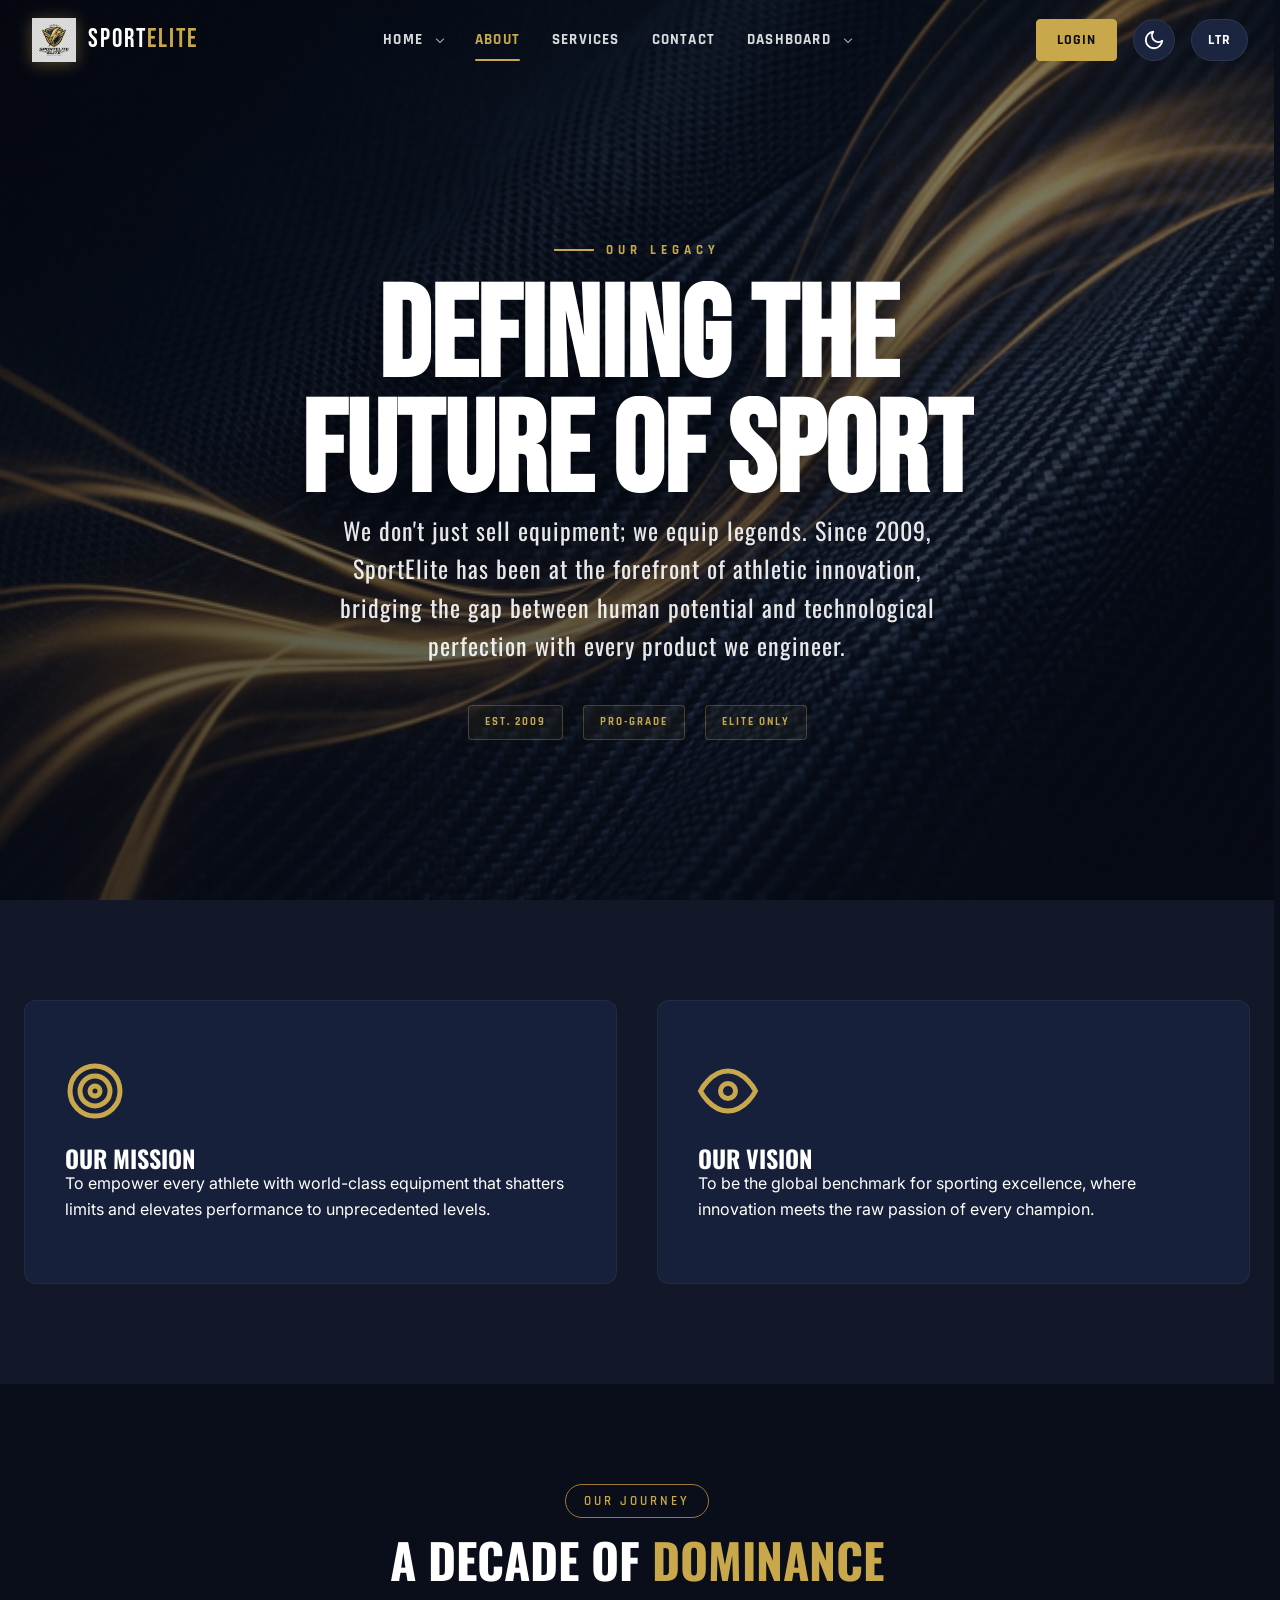
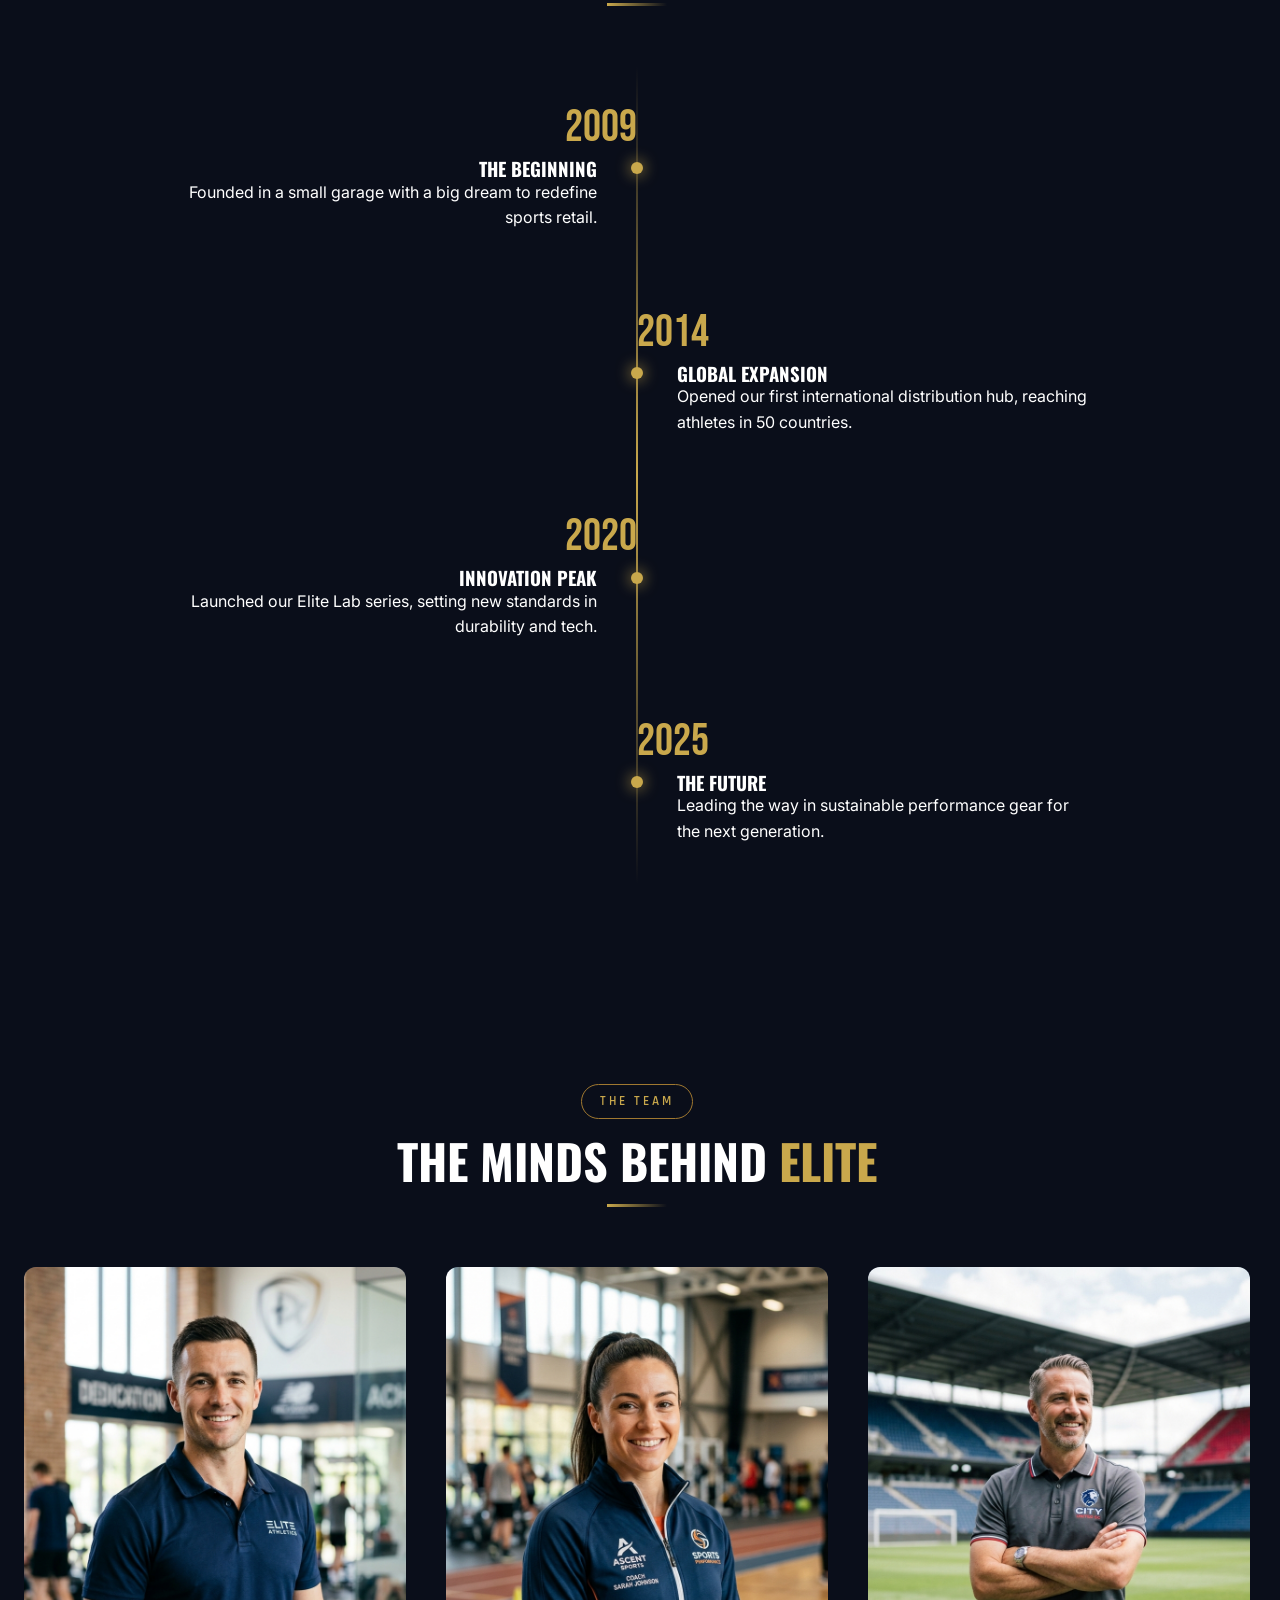
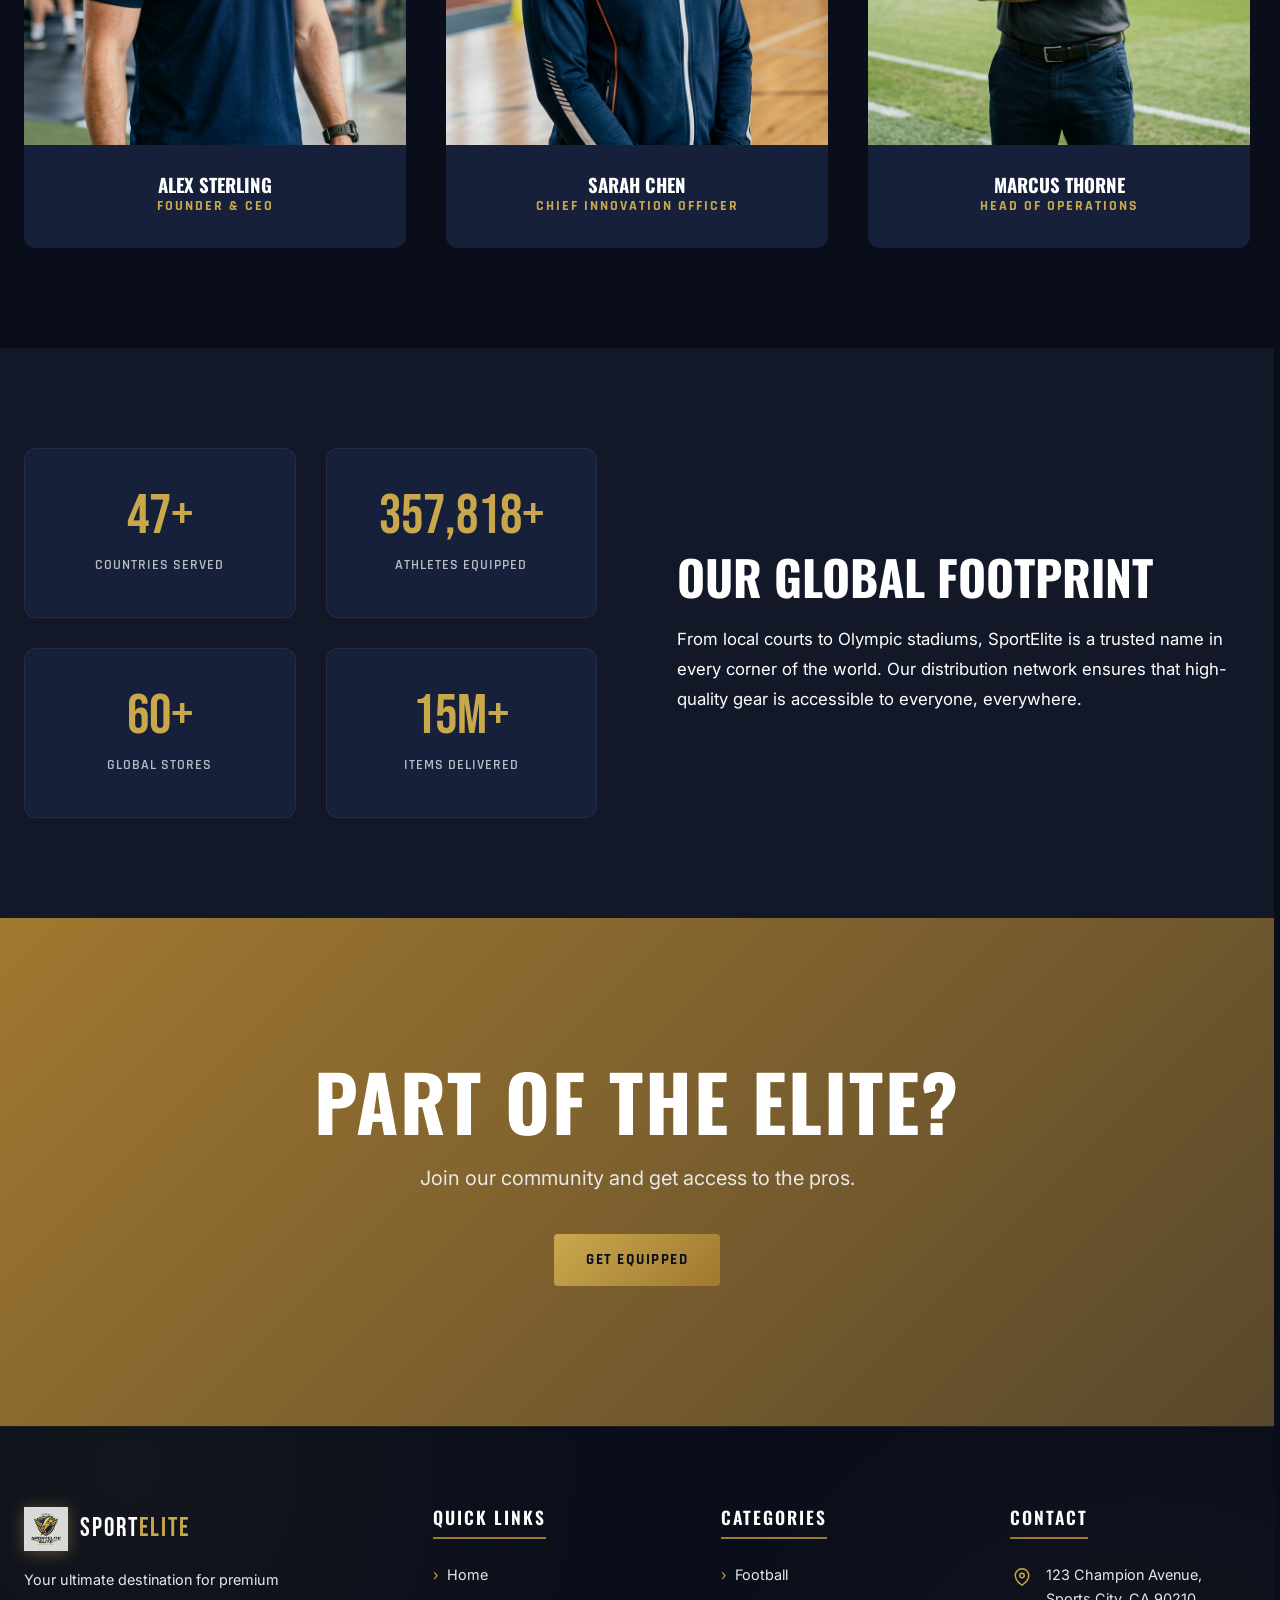
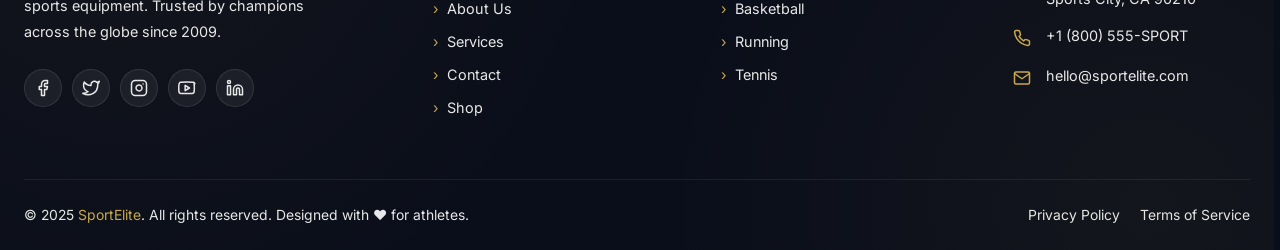
<file: about.html>
<!DOCTYPE html>
<html lang="en" dir="ltr">

<head>
    <meta charset="UTF-8" />
    <meta name="viewport" content="width=device-width, initial-scale=1.0" />
    <meta name="description"
        content="Learn more about SportElite – Our mission, our story, and the team driving sports excellence." />
    <title>About Us | SportElite – Premium Sports Equipment</title>
    <!-- Google Fonts -->
    <link rel="preconnect" href="https://fonts.googleapis.com" />
    <link rel="preconnect" href="https://fonts.gstatic.com" crossorigin />
    <link
        href="https://fonts.googleapis.com/css2?family=Bebas+Neue&family=Oswald:wght@400;500;600;700&family=Rajdhani:wght@400;500;600;700&family=Inter:wght@300;400;500;600&display=swap"
        rel="stylesheet" />
    <link rel="icon" type="image/png" href="images/favicon.png" />
    <link rel="stylesheet" href="css/style.css" />
  <script src="js/theme.js"></script>
</head>

<body class="about-page">

    <!-- ════ Header (Shared) ════ -->
    <header id="header">
        <div class="header-inner">
            <a href="index.html" class="logo">
                <img src="images/logo.png" alt="SportElite Logo" />
                <span class="logo-text">Sport<span>Elite</span></span>
            </a>
            <nav class="main-nav" aria-label="Main navigation">
                <div class="nav-item">
                    <a href="index.html" class="nav-link">Home <span class="arrow"></span></a>
                    <div class="dropdown">
                        <a href="index.html">Home 1</a>
                        <a href="index2.html">Home 2</a>
                    </div>
                </div>
                <div class="nav-item"><a href="about.html" class="nav-link active">About</a></div>
                <div class="nav-item"><a href="services.html" class="nav-link">Services</a></div>
                <div class="nav-item"><a href="contact.html" class="nav-link">Contact</a></div>
                <div class="nav-item">
                    <a href="#" class="nav-link">Dashboard <span class="arrow"></span></a>
                    <div class="dropdown">
                        <a href="user-dashboard.html">User Dashboard</a>
                        <a href="admin-dashboard.html">Admin Dashboard</a>
                    </div>
                </div>
            </nav>
            <div class="header-actions">
                <a href="login.html" class="login-btn">Login</a>
                <button class="theme-toggle" id="theme-toggle" aria-label="Toggle Dark/Light Theme" title="Toggle Dark/Light Theme">
                    <svg class="sun-icon" xmlns="http://www.w3.org/2000/svg" width="22" height="22" viewBox="0 0 24 24" fill="none" stroke="currentColor" stroke-width="2" stroke-linecap="round" stroke-linejoin="round"><circle cx="12" cy="12" r="5" /><line x1="12" y1="1" x2="12" y2="3" /><line x1="12" y1="21" x2="12" y2="23" /><line x1="4.22" y1="4.22" x2="5.64" y2="5.64" /><line x1="18.36" y1="18.36" x2="19.78" y2="19.78" /><line x1="1" y1="12" x2="3" y2="12" /><line x1="21" y1="12" x2="23" y2="12" /><line x1="4.22" y1="19.78" x2="5.64" y2="18.36" /><line x1="18.36" y1="5.64" x2="19.78" y2="4.22" /></svg>
                    <svg class="moon-icon" xmlns="http://www.w3.org/2000/svg" width="22" height="22" viewBox="0 0 24 24" fill="none" stroke="currentColor" stroke-width="2" stroke-linecap="round" stroke-linejoin="round"><path d="M21 12.79A9 9 0 1 1 11.21 3 7 7 0 0 0 21 12.79z" /></svg>
                </button>
                <button class="globe-btn" id="globe-btn" aria-label="Toggle RTL/LTR direction" title="Toggle RTL/LTR">
                    <span class="dir-label" id="dir-label">LTR</span>
                </button>
                <button class="hamburger" id="hamburger" aria-label="Open menu" aria-expanded="false">
                    <span></span><span></span><span></span>
              </button>
            </div>
        </div>
    </header>

    <!-- Mobile Nav -->
    <div class="mobile-overlay" id="mobile-overlay"></div>
    <nav class="mobile-nav" id="mobile-nav" aria-label="Mobile navigation">
        <div class="mobile-nav-item">
            <span class="mobile-nav-link" data-toggle="#mob-home-dd">Home <span class="arrow"></span></span>
            <div class="mobile-dropdown" id="mob-home-dd">
                <a href="index.html">Home 1</a>
                <a href="index2.html">Home 2</a>
            </div>
        </div>
        <div class="mobile-nav-item"><a href="about.html" class="mobile-nav-link active">About</a></div>
        <div class="mobile-nav-item"><a href="services.html" class="mobile-nav-link">Services</a></div>
        <div class="mobile-nav-item"><a href="contact.html" class="mobile-nav-link">Contact</a></div>
        <div class="mobile-nav-item">
            <span class="mobile-nav-link" data-toggle="#mob-dash-dd">Dashboard <span class="arrow"></span></span>
            <div class="mobile-dropdown" id="mob-dash-dd">
                <a href="user-dashboard.html">User Dashboard</a>
                <a href="admin-dashboard.html">Admin Dashboard</a>
            </div>
        </div>
        <div class="mobile-nav-item" style="border-bottom: none;">
            <a href="login.html" class="mobile-login-btn">Login</a>
        </div>

        <div class="mobile-nav-controls">
            <button class="theme-toggle" aria-label="Toggle Dark/Light Theme" title="Toggle Dark/Light Theme">
                <svg class="sun-icon" xmlns="http://www.w3.org/2000/svg" width="22" height="22" viewBox="0 0 24 24" fill="none" stroke="currentColor" stroke-width="2" stroke-linecap="round" stroke-linejoin="round"><circle cx="12" cy="12" r="5" /><line x1="12" y1="1" x2="12" y2="3" /><line x1="12" y1="21" x2="12" y2="23" /><line x1="4.22" y1="4.22" x2="5.64" y2="5.64" /><line x1="18.36" y1="18.36" x2="19.78" y2="19.78" /><line x1="1" y1="12" x2="3" y2="12" /><line x1="21" y1="12" x2="23" y2="12" /><line x1="4.22" y1="19.78" x2="5.64" y2="18.36" /><line x1="18.36" y1="5.64" x2="19.78" y2="4.22" /></svg>
                <svg class="moon-icon" xmlns="http://www.w3.org/2000/svg" width="22" height="22" viewBox="0 0 24 24" fill="none" stroke="currentColor" stroke-width="2" stroke-linecap="round" stroke-linejoin="round"><path d="M21 12.79A9 9 0 1 1 11.21 3 7 7 0 0 0 21 12.79z" /></svg>
            </button>
            <button class="globe-btn" aria-label="Toggle RTL/LTR direction" title="Toggle RTL/LTR">
                <span class="dir-label">LTR</span>
            </button>
        </div>
    </nav>

    <main>
        <!-- 1. Hero Section -->
        <section class="about-hero" id="hero">
            <div class="hero-bg-animated"></div>
            <div class="container hero-content">
                <div class="reveal from-bottom">
                    <span class="hero-eyebrow">OUR LEGACY</span>
                    <h1 class="hero-title-split">
                        <span class="line">DEFINING THE</span>
                        <span class="line gold">FUTURE OF SPORT</span>
                    </h1>
                    <p class="hero-subtitle">We don't just sell equipment; we equip legends. Since 2009, SportElite has
                        been at the forefront of athletic innovation, bridging the gap between human potential and
                        technological perfection with every product we engineer.</p>
                    <div class="hero-tactical-grid">
                        <div class="t-item"><span>Est. 2009</span></div>
                        <div class="t-item"><span>Pro-Grade</span></div>
                        <div class="t-item"><span>Elite Only</span></div>
                    </div>
                </div>
            </div>
        </section>

        <!-- 2. Mission Section -->
        <section class="about-mission reveal" id="mission">
            <div class="container">
                <div class="mission-panels">
                    <div class="mission-panel reveal from-left">
                        <div class="panel-icon"><svg viewBox="0 0 24 24" fill="none" stroke="currentColor"
                                stroke-width="2" stroke-linecap="round" stroke-linejoin="round">
                                <circle cx="12" cy="12" r="10" />
                                <circle cx="12" cy="12" r="6" />
                                <circle cx="12" cy="12" r="2" />
                            </svg></div>
                        <h2 data-i18n="mission">Our Mission</h2>
                        <p>To empower every athlete with world-class equipment that shatters limits and elevates
                            performance to unprecedented levels.</p>
                    </div>
                    <div class="mission-panel reveal from-right">
                        <div class="panel-icon"><svg viewBox="0 0 24 24" fill="none" stroke="currentColor"
                                stroke-width="2" stroke-linecap="round" stroke-linejoin="round">
                                <path d="M1 12s4-8 11-8 11 8 11 8-4 8-11 8-11-8-11-8z" />
                                <circle cx="12" cy="12" r="3" />
                            </svg></div>
                        <h2 data-i18n="vision">Our Vision</h2>
                        <p>To be the global benchmark for sporting excellence, where innovation meets the raw passion of
                            every champion.</p>
                    </div>
                </div>
            </div>
        </section>

        <!-- 3. Story Section (Timeline) -->
        <section class="about-story" id="story">
            <div class="container">
                <div class="section-header">
                    <span class="section-tag">Our Journey</span>
                    <h2 class="section-title">A Decade of <span>Dominance</span></h2>
                    <div class="gold-line"></div>
                </div>
                <div class="timeline">
                    <div class="timeline-bar"></div>
                    <div class="timeline-item reveal from-left">
                        <div class="time-year">2009</div>
                        <div class="time-content">
                            <h3>The Beginning</h3>
                            <p>Founded in a small garage with a big dream to redefine sports retail.</p>
                        </div>
                    </div>
                    <div class="timeline-item reveal from-right">
                        <div class="time-year">2014</div>
                        <div class="time-content">
                            <h3>Global Expansion</h3>
                            <p>Opened our first international distribution hub, reaching athletes in 50 countries.</p>
                        </div>
                    </div>
                    <div class="timeline-item reveal from-left">
                        <div class="time-year">2020</div>
                        <div class="time-content">
                            <h3>Innovation Peak</h3>
                            <p>Launched our Elite Lab series, setting new standards in durability and tech.</p>
                        </div>
                    </div>
                    <div class="timeline-item reveal from-right">
                        <div class="time-year">2025</div>
                        <div class="time-content">
                            <h3>The Future</h3>
                            <p>Leading the way in sustainable performance gear for the next generation.</p>
                        </div>
                    </div>
                </div>
            </div>
        </section>

        <!-- 5. Leadership Section -->
        <section class="about-leadership" id="leadership">
            <div class="container">
                <div class="section-header">
                    <span class="section-tag">The Team</span>
                    <h2 class="section-title">The Minds Behind <span>Elite</span></h2>
                    <div class="gold-line"></div>
                </div>
                <div class="leader-grid">
                    <div class="leader-card reveal">
                        <div class="leader-img">
                            <img src="images/athlete-ceo.png" alt="CEO" />
                            <div class="leader-hover">
                                <p>"Excellence is not an act, but a habit."</p>
                            </div>
                        </div>
                        <div class="leader-info">
                            <h3>Alex Sterling</h3>
                            <p>Founder & CEO</p>
                        </div>
                    </div>
                    <div class="leader-card reveal reveal-delay-1">
                        <div class="leader-img">
                            <img src="images/athlete-female.png" alt="CTO" />
                            <div class="leader-hover">
                                <p>"Tech is the bridge to victory."</p>
                            </div>
                        </div>
                        <div class="leader-info">
                            <h3>Sarah Chen</h3>
                            <p>Chief Innovation Officer</p>
                        </div>
                    </div>
                    <div class="leader-card reveal reveal-delay-2">
                        <div class="leader-img">
                            <img src="images/athlete-male2.png" alt="COO" />
                            <div class="leader-hover">
                                <p>"Precision is the soul of performance."</p>
                            </div>
                        </div>
                        <div class="leader-info">
                            <h3>Marcus Thorne</h3>
                            <p>Head of Operations</p>
                        </div>
                    </div>
                </div>
            </div>
        </section>

        <!-- 6. Global Impact Section -->
        <section class="about-impact" id="impact">
            <div class="container">
                <div class="impact-grid">
                    <div class="impact-stats reveal">
                        <div class="stat-item">
                            <span class="stat-number" data-target="150" data-suffix="+">0</span>
                            <p>Countries Served</p>
                        </div>
                        <div class="stat-item">
                            <span class="stat-number" data-target="1200000" data-suffix="+">0</span>
                            <p>Athletes Equipped</p>
                        </div>
                        <div class="stat-item">
                            <span class="stat-number" data-target="200" data-suffix="+">0</span>
                            <p>Global Stores</p>
                        </div>
                        <div class="stat-item">
                            <span class="stat-number" data-target="50" data-suffix="M+">0</span>
                            <p>Items Delivered</p>
                        </div>
                    </div>
                    <div class="impact-content reveal from-right">
                        <h3>Our Global Footprint</h3>
                        <p>From local courts to Olympic stadiums, SportElite is a trusted name in every corner of the
                            world. Our distribution network ensures that high-quality gear is accessible to everyone,
                            everywhere.</p>
                    </div>
                </div>
            </div>
        </section>

        <!-- 12. CTA Section -->
        <section class="about-cta" id="cta">
            <div class="cta-gradient-bg"></div>
            <div class="container">
                <div class="reveal from-bottom">
                    <h2>PART OF THE ELITE?</h2>
                    <p>Join our community and get access to the pros.</p>
                    <div style="margin-top:40px;">
                        <a href="index.html#products" class="btn-primary magnetic">Get Equipped</a>
                    </div>
                </div>
            </div>
        </section>
    </main>

    <!-- ════ Footer (Shared) ════ -->
    <footer id="footer" class="reveal">
        <div class="container">
            <div class="footer-grid">
                <div class="footer-brand">
                    <a href="index.html" class="logo">
                        <img src="images/logo.png" alt="SportElite" />
                        <span class="logo-text">Sport<span>Elite</span></span>
                    </a>
                    <p>Your ultimate destination for premium sports equipment. Trusted by champions across the globe
                        since 2009.</p>
                    <div class="footer-socials">
                        <a href="#" class="social-link" aria-label="Facebook"><svg viewBox="0 0 24 24" fill="none"
                                stroke="currentColor" stroke-width="2" stroke-linecap="round" stroke-linejoin="round">
                                <path d="M18 2h-3a5 5 0 0 0-5 5v3H7v4h3v8h4v-8h3l1-4h-4V7a1 1 0 0 1 1-1h3z" />
                            </svg></a>
                        <a href="#" class="social-link" aria-label="Twitter"><svg viewBox="0 0 24 24" fill="none"
                                stroke="currentColor" stroke-width="2" stroke-linecap="round" stroke-linejoin="round">
                                <path
                                    d="M23 3a10.9 10.9 0 0 1-3.14 1.53 4.48 4.48 0 0 0-7.86 3v1A10.66 10.66 0 0 1 3 4s-4 9 5 13a11.64 11.64 0 0 1-7 2c9 5 20 0 20-11.5a4.5 4.5 0 0 0-.08-.83A7.72 7.72 0 0 0 23 3z" />
                            </svg></a>
                        <a href="#" class="social-link" aria-label="Instagram"><svg viewBox="0 0 24 24" fill="none"
                                stroke="currentColor" stroke-width="2" stroke-linecap="round" stroke-linejoin="round">
                                <rect x="2" y="2" width="20" height="20" rx="5" ry="5" />
                                <path d="M16 11.37A4 4 0 1 1 12.63 8 4 4 0 0 1 16 11.37z" />
                                <line x1="17.5" y1="6.5" x2="17.51" y2="6.5" />
                            </svg></a>
                        <a href="#" class="social-link" aria-label="YouTube"><svg viewBox="0 0 24 24" fill="none"
                                stroke="currentColor" stroke-width="2" stroke-linecap="round" stroke-linejoin="round">
                                <path
                                    d="M22.54 6.42a2.78 2.78 0 0 0-1.94-2C18.88 4 12 4 12 4s-6.88 0-8.6.42a2.78 2.78 0 0 0-1.94 2C1 8.11 1 12 1 12s0 3.89.46 5.58a1.9 1.9 0 0 0 1.34 1.34c1.7.48 8.6.48 8.6.48s6.88 0 8.6-.48a1.9 1.9 0 0 0 1.34-1.34c.46-1.69.46-5.58.46-5.58s0-3.89-.46-5.58z" />
                                <polygon points="9.54 15.54 15.19 12 9.54 8.46 9.54 15.54" />
                            </svg></a>
                        <a href="#" class="social-link" aria-label="LinkedIn"><svg viewBox="0 0 24 24" fill="none"
                                stroke="currentColor" stroke-width="2" stroke-linecap="round" stroke-linejoin="round">
                                <path
                                    d="M16 8a6 6 0 0 1 6 6v7h-4v-7a2 2 0 0 0-2-2 2 2 0 0 0-2 2v7h-4v-7a6 6 0 0 1 6-6z" />
                                <rect x="2" y="9" width="4" height="12" />
                                <circle cx="4" cy="4" r="2" />
                            </svg></a>
                    </div>
                </div>
                <div class="footer-col">
                    <h3>Quick Links</h3>
                    <ul>
                        <li><a href="index.html">Home</a></li>
                        <li><a href="about.html">About Us</a></li>
                        <li><a href="services.html">Services</a></li>
                        <li><a href="contact.html">Contact</a></li>
                        <li><a href="#">Shop</a></li>
                    </ul>
                </div>
                <div class="footer-col">
                    <h3>Categories</h3>
                    <ul>
                        <li><a href="#">Football</a></li>
                        <li><a href="#">Basketball</a></li>
                        <li><a href="#">Running</a></li>
                        <li><a href="#">Tennis</a></li>
                    </ul>
                </div>
                <div class="footer-col">
                    <h3>Contact</h3>
                    <div class="footer-contact-item"><span class="icon"><svg viewBox="0 0 24 24" fill="none"
                                stroke="currentColor" stroke-width="2" stroke-linecap="round" stroke-linejoin="round">
                                <path d="M21 10c0 7-9 13-9 13s-9-6-9-13a9 9 0 0 1 18 0z" />
                                <circle cx="12" cy="10" r="3" />
                            </svg></span><span>123 Champion Avenue, Sports City, CA 90210</span></div>
                    <div class="footer-contact-item"><span class="icon"><svg viewBox="0 0 24 24" fill="none"
                                stroke="currentColor" stroke-width="2" stroke-linecap="round" stroke-linejoin="round">
                                <path
                                    d="M22 16.92v3a2 2 0 0 1-2.18 2 19.79 19.79 0 0 1-8.63-3.07 19.5 19.5 0 0 1-6-6 19.79 19.79 0 0 1-3.07-8.67A2 2 0 0 1 4.11 2h3a2 2 0 0 1 2 1.72 12.84 12.84 0 0 0 .7 2.81 2 2 0 0 1-.45 2.11L8.09 9.91a16 16 0 0 0 6 6l1.27-1.27a2 2 0 0 1 2.11-.45 12.84 12.84 0 0 0 2.81.7A2 2 0 0 1 22 16.92z" />
                            </svg></span><span>+1 (800) 555-SPORT</span></div>
                    <div class="footer-contact-item"><span class="icon"><svg viewBox="0 0 24 24" fill="none"
                                stroke="currentColor" stroke-width="2" stroke-linecap="round" stroke-linejoin="round">
                                <path d="M4 4h16c1.1 0 2 .9 2 2v12c0 1.1-.9 2-2 2H4c-1.1 0-2-.9-2-2V6c0-1.1.9-2 2-2z" />
                                <polyline points="22,6 12,13 2,6" />
                            </svg></span><span>hello@sportelite.com</span></div>
                </div>
            </div>
            <div class="footer-bottom">
                <div class="footer-copy">© 2025 <span>SportElite</span>. All rights reserved. Designed with ❤️ for
                    athletes.</div>
                <div class="footer-links">
                    <a href="#">Privacy Policy</a>
                    <a href="#">Terms of Service</a>
                </div>
            </div>
        </div>
    </footer>

    <!-- Back to Top -->
    <button id="back-to-top" aria-label="Back to top"><svg viewBox="0 0 24 24" fill="none" stroke="currentColor"
            stroke-width="2" stroke-linecap="round" stroke-linejoin="round" style="width:20px;height:20px;">
            <polyline points="18 15 12 9 6 15" />
        </svg></button>

    <script src="js/main.js"></script>
    <script>
        /* Magnetic button effect */
        document.querySelectorAll('.magnetic').forEach(btn => {
            btn.addEventListener('mousemove', (e) => {
                const rect = btn.getBoundingClientRect();
                const x = e.clientX - rect.left - rect.width / 2;
                const y = e.clientY - rect.top - rect.height / 2;
                btn.style.transform = `translate(${x * 0.3}px, ${y * 0.3}px)`;
            });
            btn.addEventListener('mouseleave', () => {
                btn.style.transform = '';
            });
        });

        /* Award card flip toggle on scroll/reveal */
        const awards = document.querySelectorAll('.award-card');
        awards.forEach(card => {
            card.addEventListener('mouseenter', () => card.classList.add('flipped'));
            card.addEventListener('mouseleave', () => card.classList.remove('flipped'));
        });
    </script>
</body>

</html>
</file>
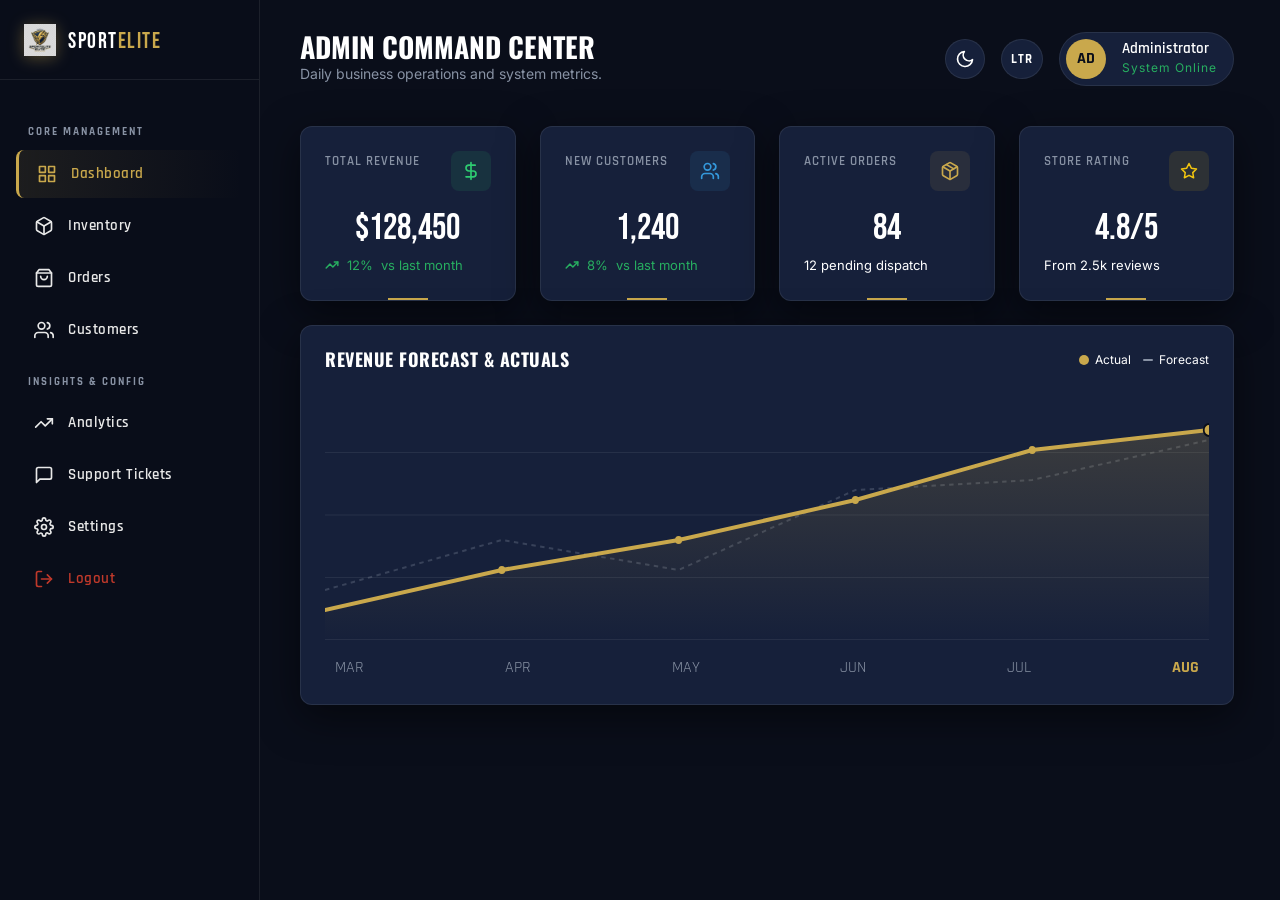
<file: admin-dashboard.html>
<!DOCTYPE html>
<html lang="en" dir="ltr">

<head>
    <meta charset="UTF-8" />
    <meta name="viewport" content="width=device-width, initial-scale=1.0" />
    <title>SportElite - Admin Dashboard</title>
    <!-- Google Fonts -->
    <link rel="preconnect" href="https://fonts.googleapis.com" />
    <link rel="preconnect" href="https://fonts.gstatic.com" crossorigin />
    <link rel="icon" type="image/png" href="images/favicon.png" />
    <!-- Styles -->
    <link rel="stylesheet" href="css/style.css" />
    <link rel="stylesheet" href="css/dashboard.css" />
    <script src="js/theme.js"></script>
</head>

<body class="dashboard-body">

    <!-- SIDEBAR -->
    <aside class="sidebar" id="sidebar">
        <div class="sidebar-header">
            <a href="index.html" class="logo">
                <img src="images/logo.png" alt="SportElite Logo" />
                <span class="logo-text">Sport<span>Elite</span></span>
            </a>
        </div>

        <div class="sidebar-nav">
            <div class="nav-group-label">Core Management</div>
            <a href="#" class="nav-item active" data-target="admin-overview">
                <span class="icon">
                    <svg width="18" height="18" viewBox="0 0 24 24" fill="none" stroke="currentColor" stroke-width="2"
                        stroke-linecap="round" stroke-linejoin="round">
                        <rect x="3" y="3" width="7" height="7"></rect>
                        <rect x="14" y="3" width="7" height="7"></rect>
                        <rect x="14" y="14" width="7" height="7"></rect>
                        <rect x="3" y="14" width="7" height="7"></rect>
                    </svg>
                </span>
                <span>Dashboard</span>
            </a>
            <a href="#" class="nav-item" data-target="admin-inventory">
                <span class="icon">
                    <svg width="18" height="18" viewBox="0 0 24 24" fill="none" stroke="currentColor" stroke-width="2"
                        stroke-linecap="round" stroke-linejoin="round">
                        <path
                            d="M21 16V8a2 2 0 0 0-1-1.73l-7-4a2 2 0 0 0-2 0l-7 4A2 2 0 0 0 3 8v8a2 2 0 0 0 1 1.73l7 4a2 2 0 0 0 2 0l7-4A2 2 0 0 0 21 16z">
                        </path>
                        <polyline points="3.27 6.96 12 12.01 20.73 6.96"></polyline>
                        <line x1="12" y1="22.08" x2="12" y2="12"></line>
                    </svg>
                </span>
                <span>Inventory</span>
            </a>
            <a href="#" class="nav-item" data-target="admin-orders">
                <span class="icon">
                    <svg width="18" height="18" viewBox="0 0 24 24" fill="none" stroke="currentColor" stroke-width="2"
                        stroke-linecap="round" stroke-linejoin="round">
                        <path d="M6 2 3 6v14a2 2 0 0 0 2 2h14a2 2 0 0 0 2-2V6l-3-4Z" />
                        <path d="M3 6h18" />
                        <path d="M16 10a4 4 0 0 1-8 0" />
                    </svg>
                </span>
                <span>Orders</span>
            </a>
            <a href="#" class="nav-item" data-target="admin-customers">
                <span class="icon">
                    <svg width="18" height="18" viewBox="0 0 24 24" fill="none" stroke="currentColor" stroke-width="2"
                        stroke-linecap="round" stroke-linejoin="round">
                        <path d="M17 21v-2a4 4 0 0 0-4-4H5a4 4 0 0 0-4 4v2"></path>
                        <circle cx="9" cy="7" r="4"></circle>
                        <path d="M23 21v-2a4 4 0 0 0-3-3.87"></path>
                        <path d="M16 3.13a4 4 0 0 1 0 7.75"></path>
                    </svg>
                </span>
                <span>Customers</span>
            </a>

            <div class="nav-group-label">Insights & Config</div>
            <a href="#" class="nav-item" data-target="admin-analytics">
                <span class="icon">
                    <svg width="18" height="18" viewBox="0 0 24 24" fill="none" stroke="currentColor" stroke-width="2"
                        stroke-linecap="round" stroke-linejoin="round">
                        <polyline points="22 7 13.5 15.5 8.5 10.5 2 17"></polyline>
                        <polyline points="16 7 22 7 22 13"></polyline>
                    </svg>
                </span>
                <span>Analytics</span>
            </a>
            <a href="#" class="nav-item" data-target="admin-support">
                <span class="icon">
                    <svg width="18" height="18" viewBox="0 0 24 24" fill="none" stroke="currentColor" stroke-width="2"
                        stroke-linecap="round" stroke-linejoin="round">
                        <path d="M21 15a2 2 0 0 1-2 2H7l-4 4V5a2 2 0 0 1 2-2h14a2 2 0 0 1 2 2z"></path>
                    </svg>
                </span>
                <span>Support Tickets</span>
            </a>
            <a href="#" class="nav-item" data-target="admin-settings">
                <span class="icon">
                    <svg width="18" height="18" viewBox="0 0 24 24" fill="none" stroke="currentColor" stroke-width="2"
                        stroke-linecap="round" stroke-linejoin="round">
                        <circle cx="12" cy="12" r="3"></circle>
                        <path
                            d="M19.4 15a1.65 1.65 0 0 0 .33 1.82l.06.06a2 2 0 0 1 0 2.83 2 2 0 0 1-2.83 0l-.06-.06a1.65 1.65 0 0 0-1.82-.33 1.65 1.65 0 0 0-1 1.51V21a2 2 0 0 1-2 2 2 2 0 0 1-2-2v-.09A1.65 1.65 0 0 0 9 19.4a1.65 1.65 0 0 0-1.82.33l-.06.06a2 2 0 0 1-2.83 0 2 2 0 0 1 0-2.83l.06-.06a1.65 1.65 0 0 0 .33-1.82 1.65 1.65 0 0 0-1.51-1H3a2 2 0 0 1-2-2 2 2 0 0 1 2-2h.09A1.65 1.65 0 0 0 4.6 9a1.65 1.65 0 0 0-.33-1.82l-.06-.06a2 2 0 0 1 0-2.83 2 2 0 0 1 2.83 0l.06.06a1.65 1.65 0 0 0 1.82.33H9a1.65 1.65 0 0 0 1-1.51V3a2 2 0 0 1 2-2 2 2 0 0 1 2 2v.09a1.65 1.65 0 0 0 1 1.51 1.65 1.65 0 0 0 1.82-.33l.06-.06a2 2 0 0 1 2.83 0 2 2 0 0 1 0 2.83l-.06.06a1.65 1.65 0 0 0-.33 1.82V9a1.65 1.65 0 0 0 1.51 1H21a2 2 0 0 1 2 2 2 2 0 0 1-2 2h-.09a1.65 1.65 0 0 0-1.51 1z">
                        </path>
                    </svg>
                </span>
                <span>Settings</span>
            </a>
            <a href="index.html" class="nav-item" style="color:var(--red-accent);">
                <span class="icon">
                    <svg width="18" height="18" viewBox="0 0 24 24" fill="none" stroke="currentColor" stroke-width="2"
                        stroke-linecap="round" stroke-linejoin="round">
                        <path d="M9 21H5a2 2 0 0 1-2-2V5a2 2 0 0 1 2-2h4"></path>
                        <polyline points="16 17 21 12 16 7"></polyline>
                        <line x1="21" y1="12" x2="9" y2="12"></line>
                    </svg>
                </span>
                <span>Logout</span>
            </a>
        </div>

    </aside>

    <!-- MAIN CONTENT -->
    <main class="main-content">

        <!-- TOPBAR -->
        <header class="topbar">
            <div style="display:flex; align-items:center; gap: 16px;">
                <button class="mobile-menu-btn" id="mobile-menu-btn">
                    <svg width="24" height="24" viewBox="0 0 24 24" fill="none" stroke="currentColor" stroke-width="2" stroke-linecap="round" stroke-linejoin="round"><line x1="4" x2="20" y1="12" y2="12"/><line x1="4" x2="20" y1="6" y2="6"/><line x1="4" x2="20" y1="18" y2="18"/></svg>
                </button>
                <div class="page-title">
                    <h1 id="main-title">Admin Command Center</h1>
                    <p id="main-subtitle">Daily business operations and system metrics.</p>
                </div>
            </div>
            <div class="topbar-controls">
                <button class="theme-toggle topbar-btn" aria-label="Toggle Dark/Light Theme" title="Toggle Dark/Light Theme">
                    <svg class="sun-icon" xmlns="http://www.w3.org/2000/svg" width="20" height="20" viewBox="0 0 24 24" fill="none" stroke="currentColor" stroke-width="2" stroke-linecap="round" stroke-linejoin="round"><circle cx="12" cy="12" r="5"/><line x1="12" y1="1" x2="12" y2="3"/><line x1="12" y1="21" x2="12" y2="23"/><line x1="4.22" y1="4.22" x2="5.64" y2="5.64"/><line x1="18.36" y1="18.36" x2="19.78" y2="19.78"/><line x1="1" y1="12" x2="3" y2="12"/><line x1="21" y1="12" x2="23" y2="12"/><line x1="4.22" y1="19.78" x2="5.64" y2="18.36"/><line x1="18.36" y1="5.64" x2="19.78" y2="4.22"/></svg>
                    <svg class="moon-icon" xmlns="http://www.w3.org/2000/svg" width="20" height="20" viewBox="0 0 24 24" fill="none" stroke="currentColor" stroke-width="2" stroke-linecap="round" stroke-linejoin="round"><path d="M21 12.79A9 9 0 1 1 11.21 3 7 7 0 0 0 21 12.79z"/></svg>
                </button>
                <button class="lang-toggle globe-btn topbar-btn" title="Toggle RTL/LTR">
                    <span class="dir-label">LTR</span>
                </button>
                <div class="user-profile-menu" id="topbar-profile-trigger">
                    <div class="user-avatar">AD</div>
                    <div class="user-info">
                        <div class="name" data-i18n="administrator">Administrator</div>
                        <div class="tier" style="color: var(--green-accent) !important;" data-i18n="system_online">System Online</div>
                    </div>
                </div>
            </div>
        </header>

        <!-- DASHBOARD VIEWS CONTAINER -->
        <div id="views-container">

            <!-- ================= VIEW: OVERVIEW ================= -->
            <div id="admin-overview" class="dashboard-view active">
                <div class="dashboard-grid">
                    <!-- Global Stats -->
                    <div class="dash-card stat-card col-span-3">
                        <div class="stat-header">
                            <div class="stat-title">Total Revenue</div>
                             <div class="stat-icon" style="background:rgba(46,204,113,0.1); color:#2ecc71;">
                                <svg width="20" height="20" viewBox="0 0 24 24" fill="none" stroke="currentColor" stroke-width="2" stroke-linecap="round" stroke-linejoin="round"><line x1="12" x2="12" y1="2" y2="22"/><path d="M17 5H9.5a3.5 3.5 0 0 0 0 7h5a3.5 3.5 0 0 1 0 7H6"/></svg>
                             </div>
                        </div>
                        <div>
                            <div class="stat-value">$128,450</div>
                            <div class="stat-trend up">
                                <svg width="14" height="14" viewBox="0 0 24 24" fill="none" stroke="currentColor" stroke-width="2.5" stroke-linecap="round" stroke-linejoin="round" style="margin-right:4px;"><polyline points="22 7 13.5 15.5 8.5 10.5 2 17"/><polyline points="16 7 22 7 22 13"/></svg>
                                12% <span style="color:var(--gray); margin-left:4px;">vs last month</span>
                            </div>
                        </div>
                    </div>
                    <div class="dash-card stat-card col-span-3">
                        <div class="stat-header">
                            <div class="stat-title">New Customers</div>
                            <div class="stat-icon" style="background:rgba(52,152,219,0.1); color:#3498db;">
                                <svg width="20" height="20" viewBox="0 0 24 24" fill="none" stroke="currentColor" stroke-width="2" stroke-linecap="round" stroke-linejoin="round"><path d="M16 21v-2a4 4 0 0 0-4-4H6a4 4 0 0 0-4 4v2"/><circle cx="9" cy="7" r="4"/><path d="M22 21v-2a4 4 0 0 0-3-3.87"/><path d="M16 3.13a4 4 0 0 1 0 7.75"/></svg>
                            </div>
                        </div>
                        <div>
                            <div class="stat-value">1,240</div>
                            <div class="stat-trend up">
                                <svg width="14" height="14" viewBox="0 0 24 24" fill="none" stroke="currentColor" stroke-width="2.5" stroke-linecap="round" stroke-linejoin="round" style="margin-right:4px;"><polyline points="22 7 13.5 15.5 8.5 10.5 2 17"/><polyline points="16 7 22 7 22 13"/></svg>
                                8% <span style="color:var(--gray); margin-left:4px;">vs last month</span>
                            </div>
                        </div>
                    </div>
                    <div class="dash-card stat-card col-span-3">
                        <div class="stat-header">
                            <div class="stat-title">Active Orders</div>
                            <div class="stat-icon" style="background:rgba(201,168,76,0.1); color:var(--gold);">
                                <svg width="20" height="20" viewBox="0 0 24 24" fill="none" stroke="currentColor" stroke-width="2" stroke-linecap="round" stroke-linejoin="round"><path d="m7.5 4.27 9 5.15"/><path d="M21 8a2 2 0 0 0-1-1.73l-7-4a2 2 0 0 0-2 0l-7 4A2 2 0 0 0 3 8v8a2 2 0 0 0 1 1.73l7 4a2 2 0 0 0 2 0l7-4A2 2 0 0 0 21 16Z"/><path d="m3.27 6.96 8.73 5.05 8.73-5.05"/><path d="M12 22.08V12"/></svg>
                            </div>
                        </div>
                        <div>
                            <div class="stat-value">84</div>
                            <div class="stat-trend"><span>12 pending dispatch</span></div>
                        </div>
                    </div>
                    <div class="dash-card stat-card col-span-3">
                        <div class="stat-header">
                            <div class="stat-title">Store Rating</div>
                            <div class="stat-icon" style="background:rgba(241,196,15,0.1); color:#f1c40f;">
                                <svg width="18" height="18" viewBox="0 0 24 24" fill="none" stroke="currentColor" stroke-width="2" stroke-linecap="round" stroke-linejoin="round"><polygon points="12 2 15.09 8.26 22 9.27 17 14.14 18.18 21.02 12 17.77 5.82 21.02 7 14.14 2 9.27 8.91 8.26 12 2"/></svg>
                            </div>
                        </div>
                        <div>
                            <div class="stat-value">4.8/5</div>
                            <div class="stat-trend"><span>From 2.5k reviews</span></div>
                        </div>
                    </div>

                    <!-- Revenue Graph -->
                    <div class="dash-card col-span-12">
                        <div class="card-header">
                            <h2 class="card-title">Revenue Forecast & Actuals</h2>
                            <div style="display:flex; gap:12px;">
                                <div style="display:flex; align-items:center; gap:6px; font-size:12px;">
                                    <div style="width:10px; height:10px; background:var(--gold); border-radius:50%;">
                                    </div> Actual
                                </div>
                                <div style="display:flex; align-items:center; gap:6px; font-size:12px;">
                                    <div
                                        style="width:10px; height:2px; background:var(--text-muted); border-radius:1px;">
                                    </div> Forecast
                                </div>
                            </div>
                        </div>
                        <div style="height:250px; position:relative; margin-top:20px;">
                            <svg width="100%" height="100%" viewBox="0 0 1000 250" preserveAspectRatio="none">
                                <defs>
                                    <linearGradient id="revGradient" x1="0" y1="0" x2="0" y2="1">
                                        <stop offset="0%" stop-color="var(--gold)" stop-opacity="0.2" />
                                        <stop offset="100%" stop-color="var(--gold)" stop-opacity="0" />
                                    </linearGradient>
                                </defs>
                                <!-- Grid -->
                                <line x1="0" y1="62.5" x2="1000" y2="62.5" stroke="var(--border-subtle)" />
                                <line x1="0" y1="125" x2="1000" y2="125" stroke="var(--border-subtle)" />
                                <line x1="0" y1="187.5" x2="1000" y2="187.5" stroke="var(--border-subtle)" />
                                <line x1="0" y1="250" x2="1000" y2="250" stroke="var(--border-strong)" />

                                <!-- Forecast Line -->
                                <path d="M0,200 L200,150 L400,180 L600,100 L800,90 L1000,50" fill="none"
                                    stroke="var(--text-muted)" stroke-width="2" stroke-dasharray="5,5" opacity="0.3" />

                                <!-- Actual Line -->
                                <path d="M0,220 L200,180 L400,150 L600,110 L800,60 L1000,40" fill="none"
                                    stroke="var(--accent-text)" stroke-width="4" stroke-linecap="round" />
                                <path d="M0,220 L200,180 L400,150 L600,110 L800,60 L1000,40 L1000,250 L0,250 Z"
                                    fill="url(#revGradient)" />

                                <!-- Points -->
                                <circle cx="200" cy="180" r="4" fill="var(--gold)" />
                                <circle cx="400" cy="150" r="4" fill="var(--gold)" />
                                <circle cx="600" cy="110" r="4" fill="var(--gold)" />
                                <circle cx="800" cy="60" r="4" fill="var(--gold)" />
                                <circle cx="1000" cy="40" r="6" fill="var(--gold)" stroke="var(--bg-primary)"
                                    stroke-width="2" />
                            </svg>
                        </div>
                        <div style="display:flex; justify-content:space-between; margin-top:15px; padding:0 10px;">
                            <span class="font-rajdhani text-gray">MAR</span>
                            <span class="font-rajdhani text-gray">APR</span>
                            <span class="font-rajdhani text-gray">MAY</span>
                            <span class="font-rajdhani text-gray">JUN</span>
                            <span class="font-rajdhani text-gray">JUL</span>
                            <span class="font-rajdhani text-gold" style="font-weight:700;">AUG</span>
                        </div>
                    </div>
                </div>
            </div>

            <!-- Placeholder for other views -->
            <div id="admin-inventory" class="dashboard-view">
                <div class="dash-card">
                    <div class="card-header">
                        <h2 class="card-title">Inventory Management</h2>
                        <button class="btn-gold" style="padding:8px 20px; font-size:13px;">+ Add Product</button>
                    </div>
                    <div class="table-responsive" style="margin-top:24px;">
                        <table class="orders-table">
                            <thead>
                                <tr>
                                    <th>Product</th>
                                    <th>Category</th>
                                    <th>Stock</th>
                                    <th>Price</th>
                                    <th>Status</th>
                                    <th>Actions</th>
                                </tr>
                            </thead>
                            <tbody>
                                <tr>
                                    <td>
                                        <div style="display:flex; align-items:center; gap:12px;">
                                            <div
                                                style="width:32px; height:32px; background:rgba(255,255,255,0.05); border-radius:4px;">
                                            </div>
                                            <span>Pro Strike Elite Boots</span>
                                        </div>
                                    </td>
                                    <td>Football</td>
                                    <td>45 Units</td>
                                    <td class="font-bebas">$189.00</td>
                                    <td><span class="status-badge delivered">In Stock</span></td>
                                    <td><button class="btn-outline"
                                            style="padding:4px 12px; font-size:11px;">Edit</button></td>
                                </tr>
                                <tr>
                                    <td>
                                        <div style="display:flex; align-items:center; gap:12px;">
                                            <div
                                                style="width:32px; height:32px; background:var(--bg-tertiary); border-radius:4px;">
                                            </div>
                                            <span>AirGrip Pro Basketball</span>
                                        </div>
                                    </td>
                                    <td>Basketball</td>
                                    <td class="text-red">5 Units</td>
                                    <td class="font-bebas">$79.00</td>
                                    <td><span class="status-badge processing"
                                            style="background:var(--red-accent); color:white;">Low Stock</span></td>
                                    <td><button class="btn-outline"
                                            style="padding:4px 12px; font-size:11px;">Edit</button></td>
                                </tr>
                            </tbody>
                        </table>
                    </div>
                </div>
            </div>

            <div id="admin-orders" class="dashboard-view">
                <div class="dash-card">
                    <div class="card-header">
                        <h2 class="card-title">Global Order Management</h2>
                        <div class="orders-filter-tabs">
                            <button class="filter-tab active">All</button>
                            <button class="filter-tab">Pending</button>
                            <button class="filter-tab">Processing</button>
                            <button class="filter-tab">Dispatched</button>
                        </div>
                    </div>
                    <div class="table-responsive" style="margin-top:24px;">
                        <table class="orders-table">
                            <thead>
                                <tr>
                                    <th>Order ID</th>
                                    <th>Customer</th>
                                    <th>Date</th>
                                    <th>Total</th>
                                    <th>Method</th>
                                    <th>Status</th>
                                    <th>Actions</th>
                                </tr>
                            </thead>
                            <tbody>
                                <tr>
                                    <td class="font-rajdhani text-gold" style="font-weight:600;">#ORD-9055</td>
                                    <td>
                                        <div style="font-weight:600;">Alex Carter</div>
                                        <div style="font-size:11px; color:var(--gray);">alex.c@example.com</div>
                                    </td>
                                    <td>Mar 05, 2026</td>
                                    <td class="font-bebas" style="font-size:18px;">$45.00</td>
                                    <td>Visa *4242</td>
                                    <td><span class="status-badge processing">Processing</span></td>
                                    <td><button class="btn-outline"
                                            style="padding:4px 12px; font-size:11px;">Details</button></td>
                                </tr>
                                <tr>
                                    <td class="font-rajdhani text-gold" style="font-weight:600;">#ORD-9054</td>
                                    <td>
                                        <div style="font-weight:600;">Sarah Johnson</div>
                                        <div style="font-size:11px; color:var(--gray);">s.johnson@work.com</div>
                                    </td>
                                    <td>Mar 05, 2026</td>
                                    <td class="font-bebas" style="font-size:18px;">$129.99</td>
                                    <td>PayPal</td>
                                    <td><span class="status-badge"
                                            style="background:#f39c12; color:white;">Pending</span></td>
                                    <td><button class="btn-outline"
                                            style="padding:4px 12px; font-size:11px;">Details</button></td>
                                </tr>
                                <tr>
                                    <td class="font-rajdhani text-gold" style="font-weight:600;">#ORD-9021</td>
                                    <td>
                                        <div style="font-weight:600;">Michael Brown</div>
                                        <div style="font-size:11px; color:var(--gray);">m.brown@provider.net</div>
                                    </td>
                                    <td>Feb 28, 2026</td>
                                    <td class="font-bebas" style="font-size:18px;">$189.00</td>
                                    <td>Mastercard *1234</td>
                                    <td><span class="status-badge delivered">Delivered</span></td>
                                    <td><button class="btn-outline"
                                            style="padding:4px 12px; font-size:11px;">Details</button></td>
                                </tr>
                            </tbody>
                        </table>
                    </div>
                </div>
            </div>

            <div id="admin-customers" class="dashboard-view">
                <div class="dashboard-grid">
                    <div class="dash-card col-span-8">
                        <div class="card-header">
                            <h2 class="card-title">Customer Directory</h2>
                            <div style="position:relative;">
                                <input type="text" placeholder="Search customers..."
                                    style="background:var(--bg-input); border:1px solid var(--border-strong); padding:6px 12px 6px 32px; border-radius:4px; color:var(--text-primary); font-size:13px; font-family:'Rajdhani';">
                                <span
                                    style="position:absolute; left:10px; top:50%; transform:translateY(-50%); opacity:0.5; color:var(--text-primary);">
                                    <svg width="16" height="16" viewBox="0 0 24 24" fill="none" stroke="currentColor" stroke-width="2" stroke-linecap="round" stroke-linejoin="round"><circle cx="11" cy="11" r="8"/><path d="m21 21-4.3-4.3"/></svg>
                                </span>
                            </div>
                        </div>
                        <div class="table-responsive" style="margin-top:24px;">
                            <table class="orders-table">
                                <thead>
                                    <tr>
                                        <th>Name</th>
                                        <th>Status</th>
                                        <th>Total Spent</th>
                                        <th>Last Order</th>
                                        <th>Actions</th>
                                    </tr>
                                </thead>
                                <tbody>
                                    <tr>
                                        <td>
                                            <div style="display:flex; align-items:center; gap:10px;">
                                                <div
                                                    style="width:28px; height:28px; border-radius:50%; background:var(--gold); display:flex; align-items:center; justify-content:center; font-size:10px; color:var(--bg-primary); font-weight:700;">
                                                    AC</div>
                                                <div>
                                                    <div style="font-weight:600;">Alex Carter</div>
                                                    <div style="font-size:11px; color:var(--gray);">California, US</div>
                                                </div>
                                            </div>
                                        </td>
                                        <td><span class="status-badge delivered"
                                                style="background:rgba(46,204,113,0.1); color:#2ecc71; border:none;">Elite
                                                Member</span></td>
                                        <td class="font-bebas">$2,450.00</td>
                                        <td>Mar 05, 2026</td>
                                        <td><button class="btn-outline" style="padding:4px 12px; font-size:11px;">View
                                                Profile</button></td>
                                    </tr>
                                    <tr>
                                        <td>
                                            <div style="display:flex; align-items:center; gap:10px;">
                                                <div
                                                    style="width:28px; height:28px; border-radius:50%; background:#3498db; display:flex; align-items:center; justify-content:center; font-size:10px; color:white; font-weight:700;">
                                                    SJ</div>
                                                <div>
                                                    <div style="font-weight:600;">Sarah Johnson</div>
                                                    <div style="font-size:11px; color:var(--gray);">London, UK</div>
                                                </div>
                                            </div>
                                        </td>
                                        <td><span class="status-badge processing"
                                                style="background:rgba(201,168,76,0.1); color:var(--gold); border:none;">Active</span>
                                        </td>
                                        <td class="font-bebas">$845.00</td>
                                        <td>Mar 05, 2026</td>
                                        <td><button class="btn-outline" style="padding:4px 12px; font-size:11px;">View
                                                Profile</button></td>
                                    </tr>
                                </tbody>
                            </table>
                        </div>
                    </div>
                    <div class="dash-card col-span-4">
                        <h2 class="card-title">Customer Hotspots</h2>
                        <div style="margin-top:24px; padding:20px; text-align:center;">
                            <!-- CSS-based heatmap infographic -->
                            <div style="display:flex; flex-direction:column; gap:20px;">
                                <div>
                                    <div
                                        style="display:flex; justify-content:space-between; margin-bottom:8px; font-size:13px;">
                                        <span class="text-primary">North America</span>
                                        <span class="text-gold">65%</span>
                                    </div>
                                    <div
                                        style="height:10px; background:var(--bg-tertiary); border-radius:5px; overflow:hidden;">
                                        <div style="width:65%; height:100%; background:var(--gold);"></div>
                                    </div>
                                </div>
                                <div>
                                    <div
                                        style="display:flex; justify-content:space-between; margin-bottom:8px; font-size:13px;">
                                        <span class="text-primary">Europe</span>
                                        <span class="text-gold">20%</span>
                                    </div>
                                    <div
                                        style="height:6px; background:var(--bg-tertiary); border-radius:3px; overflow:hidden;">
                                        <div style="width:20%; height:100%; background:#3498db;"></div>
                                    </div>
                                </div>
                                <div>
                                    <div
                                        style="display:flex; justify-content:space-between; margin-bottom:8px; font-size:13px;">
                                        <span class="text-primary">Asia Pacific</span>
                                        <span class="text-gold">10%</span>
                                    </div>
                                    <div
                                        style="height:6px; background:var(--bg-tertiary); border-radius:3px; overflow:hidden;">
                                        <div style="width:10%; height:100%; background:#2ecc71;"></div>
                                    </div>
                                </div>
                                <div>
                                    <div
                                        style="display:flex; justify-content:space-between; margin-bottom:8px; font-size:13px;">
                                        <span class="text-primary">Other</span>
                                        <span class="text-gold">5%</span>
                                    </div>
                                    <div
                                        style="height:6px; background:var(--bg-tertiary); border-radius:3px; overflow:hidden;">
                                        <div style="width:5%; height:100%; background:var(--gray);"></div>
                                    </div>
                                </div>
                            </div>
                            <hr style="border-color:var(--border-subtle); margin:24px 0;">
                            <p class="text-gray" style="font-size:12px; font-style:italic;">*Live data based on active
                                sessions globally.</p>
                        </div>
                    </div>
                </div>
            </div>

            <!-- ================= VIEW: ANALYTICS ================= -->
            <div id="admin-analytics" class="dashboard-view">
                <div class="dashboard-grid">
                    <div class="dash-card col-span-6">
                        <h2 class="card-title">Traffic Sources</h2>
                        <div style="height:250px; margin-top:20px; position:relative;">
                            <!-- SVG Bar Chart -->
                            <svg width="100%" height="180" viewBox="0 0 400 150" preserveAspectRatio="none">
                                <!-- Bars -->
                                <rect x="30" y="20" width="40" height="130" fill="var(--gold)" rx="4" opacity="0.9" />
                                <rect x="130" y="80" width="40" height="70" fill="#3498db" rx="4" opacity="0.9" />
                                <rect x="230" y="110" width="40" height="40" fill="#2ecc71" rx="4" opacity="0.9" />
                                <rect x="330" y="130" width="40" height="20" fill="var(--red-accent)" rx="4"
                                    opacity="0.9" />

                                <!-- Baseline -->
                                <line x1="0" y1="150" x2="400" y2="150" stroke="var(--border-subtle)"
                                    stroke-width="1" />
                            </svg>

                            <!-- Labels -->
                            <div style="display:flex; justify-content:space-around; margin-top:10px; padding: 0 10px;">
                                <div style="text-align:center; width:60px;">
                                    <span class="font-rajdhani"
                                        style="font-size:12px; color:var(--white);">Direct</span>
                                    <div style="font-size:10px; color:var(--gray);">45%</div>
                                </div>
                                <div style="text-align:center; width:60px;">
                                    <span class="font-rajdhani"
                                        style="font-size:12px; color:var(--white);">Organic</span>
                                    <div style="font-size:10px; color:var(--gray);">25%</div>
                                </div>
                                <div style="text-align:center; width:60px;">
                                    <span class="font-rajdhani"
                                        style="font-size:12px; color:var(--white);">Social</span>
                                    <div style="font-size:10px; color:var(--gray);">15%</div>
                                </div>
                                <div style="text-align:center; width:60px;">
                                    <span class="font-rajdhani" style="font-size:12px; color:var(--white);">Paid</span>
                                    <div style="font-size:10px; color:var(--gray);">15%</div>
                                </div>
                            </div>
                        </div>
                    </div>
                    <div class="dash-card col-span-6">
                        <h2 class="card-title">Sales Conversion</h2>
                        <div
                            style="display:flex; flex-direction:column; justify-content:center; height:250px; gap:30px; padding:0 20px;">
                            <div>
                                <div style="display:flex; justify-content:space-between; margin-bottom:12px;">
                                    <span class="text-primary font-rajdhani">Cart Add Rate</span>
                                    <span class="text-gold font-bebas" style="font-size:18px;">18.4%</span>
                                </div>
                                <div
                                    style="height:10px; background:rgba(255,255,255,0.05); border-radius:5px; overflow:hidden;">
                                    <div
                                        style="width:18.4%; height:100%; background:var(--gold); box-shadow: 0 0 10px rgba(201,168,76,0.3);">
                                    </div>
                                </div>
                            </div>
                            <div>
                                <div style="display:flex; justify-content:space-between; margin-bottom:12px;">
                                    <span class="text-primary font-rajdhani">Checkout Start</span>
                                    <span class="text-gold font-bebas" style="font-size:18px;">12.1%</span>
                                </div>
                                <div
                                    style="height:10px; background:rgba(255,255,255,0.05); border-radius:5px; overflow:hidden;">
                                    <div style="width:12.1%; height:100%; background:var(--gold);"></div>
                                </div>
                            </div>
                            <div>
                                <div style="display:flex; justify-content:space-between; margin-bottom:12px;">
                                    <span class="text-primary font-rajdhani">Purchase Rate</span>
                                    <span class="text-gold font-bebas" style="font-size:18px;">3.2%</span>
                                </div>
                                <div
                                    style="height:10px; background:rgba(255,255,255,0.05); border-radius:5px; overflow:hidden;">
                                    <div style="width:3.2%; height:100%; background:var(--gold);"></div>
                                </div>
                            </div>
                        </div>
                    </div>
                </div>
            </div>

            <!-- ================= VIEW: SUPPORT ================= -->
            <div id="admin-support" class="dashboard-view">
                <div class="dash-card">
                    <div class="card-header">
                        <h2 class="card-title">Help Desk Tickets</h2>
                        <span class="status-badge" style="background:rgba(231,76,60,0.1); color:var(--red-accent);">4
                            Urgent</span>
                    </div>
                    <div class="table-responsive" style="margin-top:24px;">
                        <table class="orders-table">
                            <thead>
                                <tr>
                                    <th>Ticket ID</th>
                                    <th>Subject</th>
                                    <th>Customer</th>
                                    <th>Status</th>
                                    <th>Priority</th>
                                    <th>Action</th>
                                </tr>
                            </thead>
                            <tbody>
                                <tr>
                                    <td class="font-rajdhani text-gold">#TK-4511</td>
                                    <td>Order Not Received</td>
                                    <td>Sarah Johnson</td>
                                    <td><span class="status-badge"
                                            style="background:rgba(241,196,15,0.1); color:#f1c40f;">Pending</span></td>
                                    <td><span style="color:var(--red-accent); font-weight:700;">HIGH</span></td>
                                    <td><button class="btn-outline"
                                            style="padding:4px 12px; font-size:11px;">Reply</button></td>
                                </tr>
                                <tr>
                                    <td class="font-rajdhani text-gold">#TK-4509</td>
                                    <td>Sizing Question</td>
                                    <td>Alex Carter</td>
                                    <td><span class="status-badge processing">Open</span></td>
                                    <td><span>Medium</span></td>
                                    <td><button class="btn-outline"
                                            style="padding:4px 12px; font-size:11px;">Reply</button></td>
                                </tr>
                            </tbody>
                        </table>
                    </div>
                </div>
            </div>

            <!-- ================= VIEW: SETTINGS ================= -->
            <div id="admin-settings" class="dashboard-view">
                <div class="dashboard-grid">
                    <div class="dash-card col-span-8">
                        <h2 class="card-title">System Settings</h2>
                        <form class="account-form" style="margin-top:24px;">
                            <div class="form-group" style="margin-bottom:20px;">
                                <label class="form-label">Store Name</label>
                                <input type="text" class="form-input" value="SportElite Premium Gear">
                            </div>
                            <div class="form-group" style="margin-bottom:20px;">
                                <label class="form-label">Support Email</label>
                                <input type="email" class="form-input" value="support@sportelite.com">
                            </div>
                            <div style="display:grid; grid-template-columns: 1fr 1fr; gap:20px; margin-bottom:24px;">
                                <div class="form-group">
                                    <label class="form-label">Currency</label>
                                    <select class="form-input">
                                        <option>USD ($)</option>
                                        <option>EUR (€)</option>
                                        <option>GBP (£)</option>
                                    </select>
                                </div>
                                <div class="form-group">
                                    <label class="form-label">Maintenance Mode</label>
                                    <div style="display:flex; align-items:center; gap:12px; height:42px;">
                                        <span class="text-gray">OFF</span>
                                        <div
                                            style="width:40px; height:20px; background:var(--bg-tertiary); border-radius:10px; position:relative; cursor:pointer;">
                                            <div
                                                style="width:16px; height:16px; background:var(--gray); border-radius:50%; position:absolute; left:2px; top:2px;">
                                            </div>
                                        </div>
                                    </div>
                                </div>
                            </div>
                            <button type="button" class="btn-gold">Apply General Settings</button>
                        </form>
                    </div>
                    <div class="dash-card col-span-4">
                        <h2 class="card-title">Quick Actions</h2>
                        <div style="display:flex; flex-direction:column; gap:12px; margin-top:24px;">
                            <button class="btn-outline"
                                style="justify-content:center; border-color:var(--gold); color:var(--gold);">Clear
                                System Cache</button>
                            <button class="btn-outline" style="justify-content:center;">Export Sales Report
                                (CSV)</button>
                            <button class="btn-outline" style="justify-content:center;">Backup Database</button>
                            <button class="btn-outline"
                                style="justify-content:center; border-color:var(--red-accent); color:var(--red-accent);">Restart
                                Services</button>
                        </div>
                    </div>
                </div>
            </div>

        </div> <!-- End Views Container -->

    </main>

    <script>

        // Mobile Sidebar Toggle
        const mobileBtn = document.getElementById('mobile-menu-btn');
        const sidebar = document.getElementById('sidebar');

        mobileBtn.addEventListener('click', () => {
            sidebar.classList.toggle('open');
        });

        // SPA Routing Logic (Admin)
        const navItems = document.querySelectorAll('.sidebar-nav .nav-item:not([href="index.html"])');
        const views = document.querySelectorAll('.dashboard-view');
        const mainTitle = document.getElementById('main-title');
        const mainSubtitle = document.getElementById('main-subtitle');

        navItems.forEach(item => {
            item.addEventListener('click', (e) => {
                e.preventDefault();

                // 1. Update Active State
                navItems.forEach(nav => nav.classList.remove('active'));
                item.classList.add('active');

                // 2. Hide all views and show target
                const targetId = item.getAttribute('data-target');
                if (targetId) {
                    views.forEach(view => view.classList.remove('active'));
                    document.getElementById(targetId).classList.add('active');

                    // 3. Update Header Info
                    const labelText = item.querySelector('span:not(.icon)').innerText;
                    mainTitle.innerText = labelText;

                    if (targetId === 'admin-overview') {
                        mainTitle.innerText = "Admin Command Center";
                        mainSubtitle.innerText = "Daily business operations and system metrics.";
                    } else if (targetId === 'admin-inventory') {
                        mainSubtitle.innerText = "Manage products, stock levels, and catalog.";
                    } else if (targetId === 'admin-orders') {
                        mainSubtitle.innerText = "Track and fulfill customer orders globally.";
                    } else if (targetId === 'admin-customers') {
                        mainSubtitle.innerText = "User management and demographic insights.";
                    } else if (targetId === 'admin-analytics') {
                        mainSubtitle.innerText = "Deep dive into sales and traffic performance.";
                    } else if (targetId === 'admin-support') {
                        mainSubtitle.innerText = "Manage customer inquiries and help desk.";
                    } else if (targetId === 'admin-settings') {
                        mainSubtitle.innerText = "Global site configuration and admin profile.";
                    }

                    // 4. Close mobile sidebar
                    if (window.innerWidth <= 768) {
                        sidebar.classList.remove('open');
                    }
                }
            });
        });

        // Close sidebar when clicking outside on mobile
        document.addEventListener('click', (e) => {
            if (window.innerWidth <= 768) {
                if (!sidebar.contains(e.target) && !mobileBtn.contains(e.target)) {
                    sidebar.classList.remove('open');
                }
            }
        });
    </script>
    <script src="js/main.js"></script>
</body>

</html>
</file>
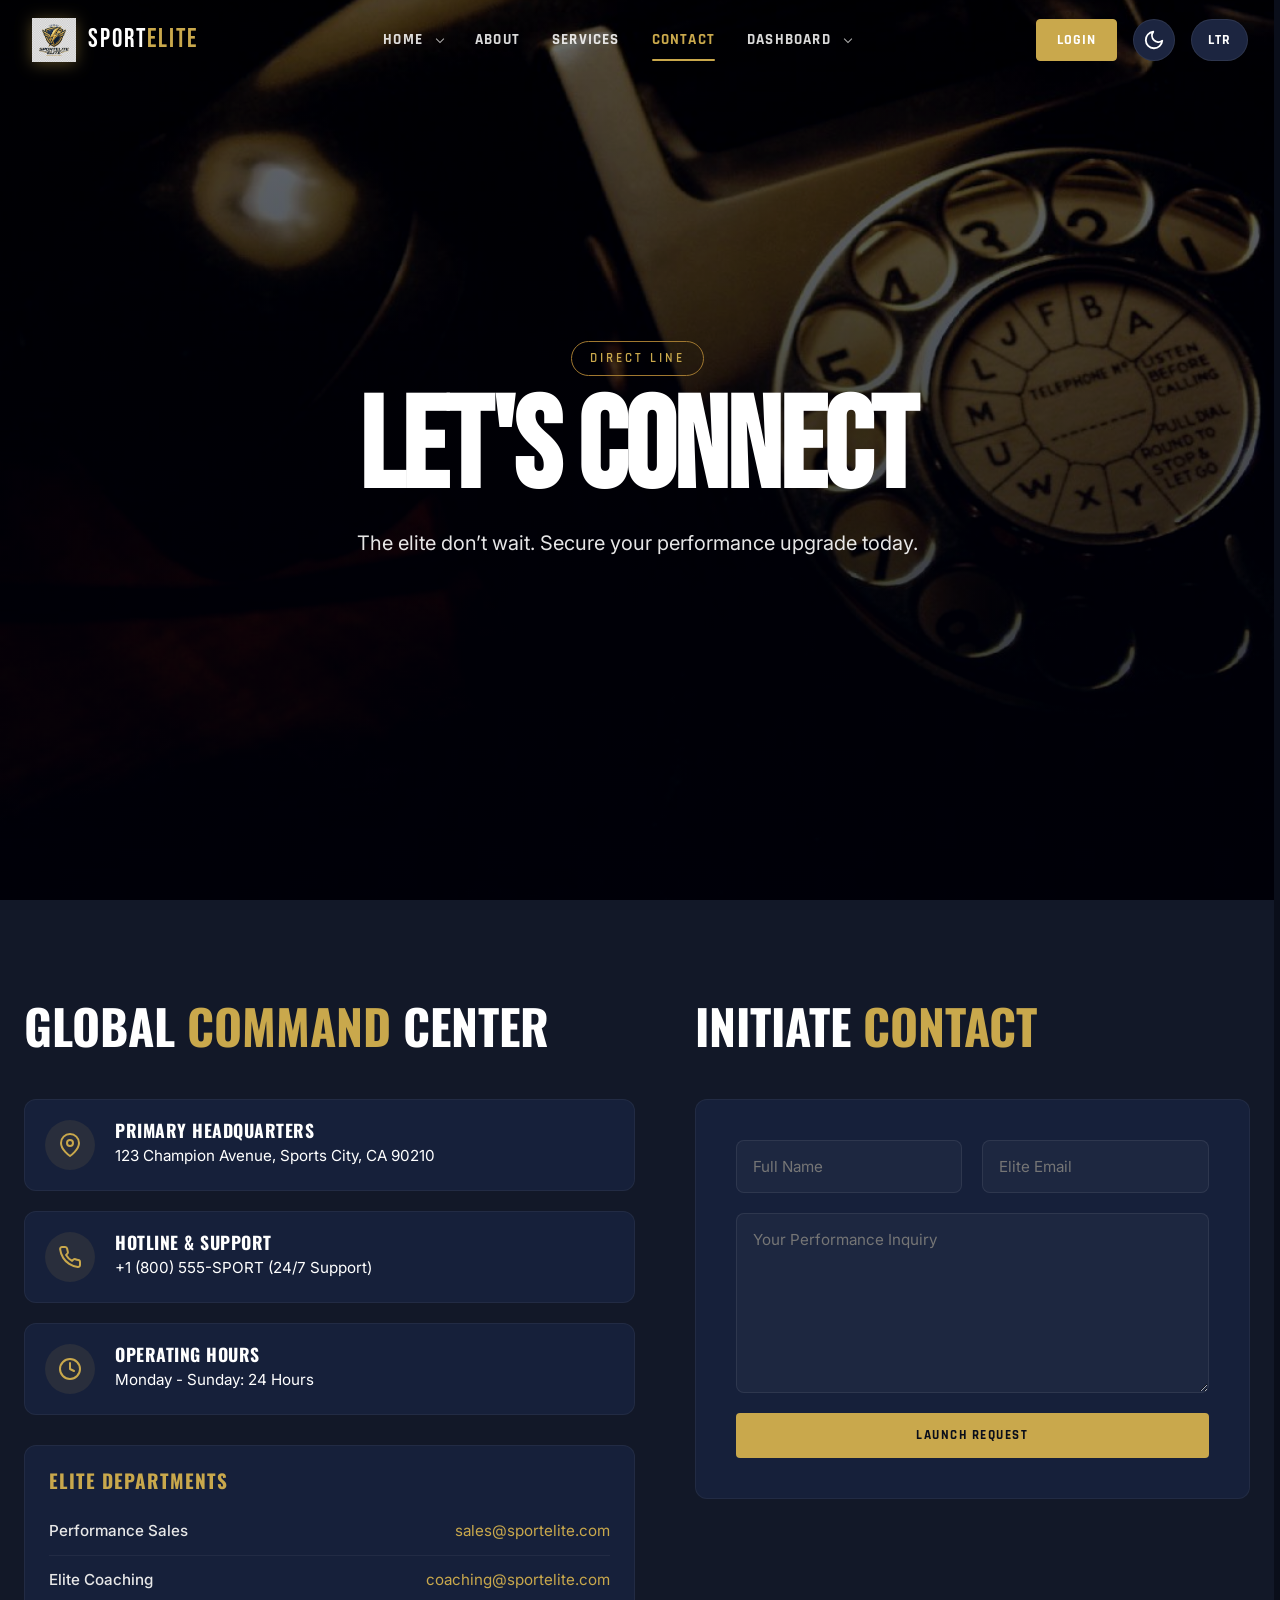
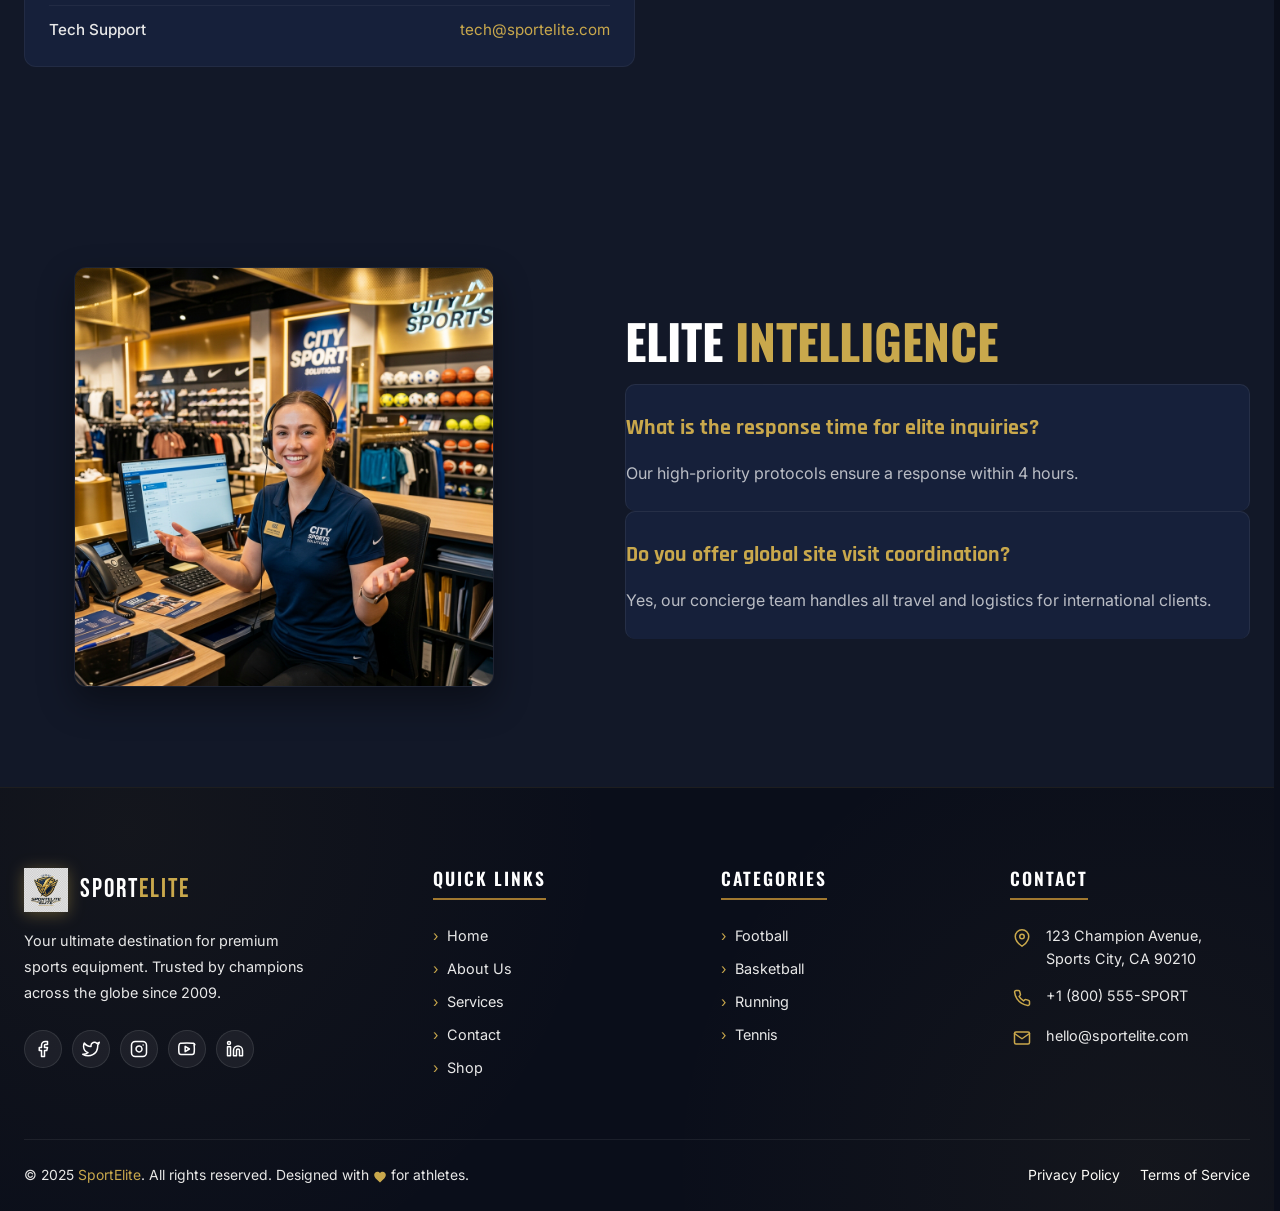
<file: contact.html>
<!DOCTYPE html>
<html lang="en" dir="ltr">

<head>
    <meta charset="UTF-8" />
    <meta name="viewport" content="width=device-width, initial-scale=1.0" />
    <meta name="description"
        content="Contact SportElite for premium sports equipment, coaching, and elite performance services." />
    <title>Contact Us | SportElite – Premium Sports Equipment & Coaching</title>
    <!-- Google Fonts -->
    <link rel="preconnect" href="https://fonts.googleapis.com" />
    <link rel="preconnect" href="https://fonts.gstatic.com" crossorigin />
    <link
        href="https://fonts.googleapis.com/css2?family=Bebas+Neue&family=Oswald:wght@400;500;600;700&family=Rajdhani:wght@400;500;600;700&family=Inter:wght@300;400;500;600&display=swap"
        rel="stylesheet" />
    <link rel="icon" type="image/png" href="images/favicon.png" />
    <link rel="stylesheet" href="css/style.css" />
  <script src="js/theme.js"></script>
    <!-- Font Awesome -->
    <link rel="stylesheet" href="https://cdnjs.cloudflare.com/ajax/libs/font-awesome/6.4.0/css/all.min.css" />
</head>

<body class="contact-page">

    <!-- ════ Header (Shared) ════ -->
    <header id="header">
        <div class="header-inner">
            <a href="index.html" class="logo">
                <img src="images/logo.png" alt="SportElite Logo" />
                <span class="logo-text">Sport<span>Elite</span></span>
            </a>
            <nav class="main-nav" aria-label="Main navigation">
                <div class="nav-item">
                    <a href="index.html" class="nav-link">Home <span class="arrow"></span></a>
                    <div class="dropdown">
                        <a href="index.html">Home 1</a>
                        <a href="index2.html">Home 2</a>
                    </div>
                </div>
                <div class="nav-item"><a href="about.html" class="nav-link">About</a></div>
                <div class="nav-item"><a href="services.html" class="nav-link">Services</a></div>
                <div class="nav-item"><a href="contact.html" class="nav-link active">Contact</a></div>
                <div class="nav-item">
                    <a href="#" class="nav-link">Dashboard <span class="arrow"></span></a>
                    <div class="dropdown">
                        <a href="user-dashboard.html">User Dashboard</a>
                        <a href="admin-dashboard.html">Admin Dashboard</a>
                    </div>
                </div>
            </nav>
            <div class="header-actions">
                <a href="login.html" class="login-btn">Login</a>
                <button class="theme-toggle" id="theme-toggle" aria-label="Toggle Dark/Light Theme" title="Toggle Dark/Light Theme">
                    <svg class="sun-icon" xmlns="http://www.w3.org/2000/svg" width="22" height="22" viewBox="0 0 24 24" fill="none" stroke="currentColor" stroke-width="2" stroke-linecap="round" stroke-linejoin="round"><circle cx="12" cy="12" r="5" /><line x1="12" y1="1" x2="12" y2="3" /><line x1="12" y1="21" x2="12" y2="23" /><line x1="4.22" y1="4.22" x2="5.64" y2="5.64" /><line x1="18.36" y1="18.36" x2="19.78" y2="19.78" /><line x1="1" y1="12" x2="3" y2="12" /><line x1="21" y1="12" x2="23" y2="12" /><line x1="4.22" y1="19.78" x2="5.64" y2="18.36" /><line x1="18.36" y1="5.64" x2="19.78" y2="4.22" /></svg>
                    <svg class="moon-icon" xmlns="http://www.w3.org/2000/svg" width="22" height="22" viewBox="0 0 24 24" fill="none" stroke="currentColor" stroke-width="2" stroke-linecap="round" stroke-linejoin="round"><path d="M21 12.79A9 9 0 1 1 11.21 3 7 7 0 0 0 21 12.79z" /></svg>
                </button>
                <button class="globe-btn" id="globe-btn" aria-label="Toggle RTL/LTR direction" title="Toggle RTL/LTR">
                    <span class="dir-label" id="dir-label">LTR</span>
                </button>
                <button class="hamburger" id="hamburger" aria-label="Open menu" aria-expanded="false">
                    <span></span><span></span><span></span>
                </button>
            </div>
        </div>
    </header>

    <!-- Mobile Nav -->
    <div class="mobile-overlay" id="mobile-overlay"></div>
    <nav class="mobile-nav" id="mobile-nav" aria-label="Mobile navigation">
        <div class="mobile-nav-item">
            <span class="mobile-nav-link" data-toggle="#mob-home-dd">Home <span class="arrow"></span></span>
            <div class="mobile-dropdown" id="mob-home-dd">
                <a href="index.html">Home 1</a>
                <a href="index2.html">Home 2</a>
            </div>
        </div>
        <div class="mobile-nav-item"><a href="about.html" class="mobile-nav-link">About</a></div>
        <div class="mobile-nav-item"><a href="services.html" class="mobile-nav-link">Services</a></div>
        <div class="mobile-nav-item"><a href="contact.html" class="mobile-nav-link active">Contact</a></div>
        <div class="mobile-nav-item">
            <span class="mobile-nav-link" data-toggle="#mob-dash-dd">Dashboard <span class="arrow"></span></span>
            <div class="mobile-dropdown" id="mob-dash-dd">
                <a href="user-dashboard.html">User Dashboard</a>
                <a href="admin-dashboard.html">Admin Dashboard</a>
            </div>
        </div>
        <div class="mobile-nav-item" style="border-bottom: none;">
            <a href="login.html" class="mobile-login-btn">Login</a>
        </div>

        <div class="mobile-nav-controls">
            <button class="theme-toggle" aria-label="Toggle Dark/Light Theme" title="Toggle Dark/Light Theme">
                <svg class="sun-icon" xmlns="http://www.w3.org/2000/svg" width="22" height="22" viewBox="0 0 24 24" fill="none" stroke="currentColor" stroke-width="2" stroke-linecap="round" stroke-linejoin="round"><circle cx="12" cy="12" r="5" /><line x1="12" y1="1" x2="12" y2="3" /><line x1="12" y1="21" x2="12" y2="23" /><line x1="4.22" y1="4.22" x2="5.64" y2="5.64" /><line x1="18.36" y1="18.36" x2="19.78" y2="19.78" /><line x1="1" y1="12" x2="3" y2="12" /><line x1="21" y1="12" x2="23" y2="12" /><line x1="4.22" y1="19.78" x2="5.64" y2="18.36" /><line x1="18.36" y1="5.64" x2="19.78" y2="4.22" /></svg>
                <svg class="moon-icon" xmlns="http://www.w3.org/2000/svg" width="22" height="22" viewBox="0 0 24 24" fill="none" stroke="currentColor" stroke-width="2" stroke-linecap="round" stroke-linejoin="round"><path d="M21 12.79A9 9 0 1 1 11.21 3 7 7 0 0 0 21 12.79z" /></svg>
            </button>
            <button class="globe-btn" aria-label="Toggle RTL/LTR direction" title="Toggle RTL/LTR">
                <span class="dir-label">LTR</span>
            </button>
        </div>
    </nav>

    <main>
        <!-- 1. Contact Hero -->
        <section class="contact-hero" id="hero">
            <div class="hero-bg" style="background-image: url('images/hero-banner.png');"></div>
            <div class="kinetic-grid-bg"></div>
            <div class="container hero-content">
                <div class="reveal from-bottom">
                    <span class="section-tag">Direct Line</span>
                    <h1 class="hero-title-main">Let's <span>Connect</span></h1>
                    <p class="hero-lead">The elite don’t wait. Secure your performance upgrade today.</p>
                </div>
            </div>
        </section>

        <!-- 2. Split Info & Contact Form -->
        <section class="contact-split-section" id="support">
            <div class="container">
                <div class="contact-split-grid">
                    <div class="contact-info-panel reveal from-left">
                        <h2 class="section-title">Global <span>Command</span> Center</h2>
                        <div class="info-cards-container">
                            <div class="info-card">
                                <div class="card-icon">
                                    <svg xmlns="http://www.w3.org/2000/svg" width="24" height="24" viewBox="0 0 24 24" fill="none" stroke="currentColor" stroke-width="2" stroke-linecap="round" stroke-linejoin="round"><path d="M21 10c0 7-9 13-9 13s-9-6-9-13a9 9 0 0 1 18 0z"></path><circle cx="12" cy="10" r="3"></circle></svg>
                                </div>
                                <div class="card-text">
                                    <h4>Primary Headquarters</h4>
                                    <p>123 Champion Avenue, Sports City, CA 90210</p>
                                </div>
                            </div>
                            <div class="info-card">
                                <div class="card-icon">
                                    <svg xmlns="http://www.w3.org/2000/svg" width="24" height="24" viewBox="0 0 24 24" fill="none" stroke="currentColor" stroke-width="2" stroke-linecap="round" stroke-linejoin="round"><path d="M22 16.92v3a2 2 0 0 1-2.18 2 19.79 19.79 0 0 1-8.63-3.07 19.5 19.5 0 0 1-6-6 19.79 19.79 0 0 1-3.07-8.67A2 2 0 0 1 4.11 2h3a2 2 0 0 1 2 1.72 12.84 12.84 0 0 0 .7 2.81 2 2 0 0 1-.45 2.11L8.09 9.91a16 16 0 0 0 6 6l1.27-1.27a2 2 0 0 1 2.11-.45 12.84 12.84 0 0 0 2.81.7A2 2 0 0 1 22 16.92z"></path></svg>
                                </div>
                                <div class="card-text">
                                    <h4>Hotline & support</h4>
                                    <p>+1 (800) 555-SPORT (24/7 Support)</p>
                                </div>
                            </div>
                            <div class="info-card">
                                <div class="card-icon">
                                    <svg xmlns="http://www.w3.org/2000/svg" width="24" height="24" viewBox="0 0 24 24" fill="none" stroke="currentColor" stroke-width="2" stroke-linecap="round" stroke-linejoin="round"><circle cx="12" cy="12" r="10"></circle><polyline points="12 6 12 12 16 14"></polyline></svg>
                                </div>
                                <div class="card-text">
                                    <h4>Operating Hours</h4>
                                    <p>Monday - Sunday: 24 Hours</p>
                                </div>
                            </div>
                        </div>
                        
                        <div class="departments-list-panel">
                            <h3>Elite Departments</h3>
                            <div class="dept-list-item">
                                <span>Performance Sales</span>
                                <a href="mailto:sales@sportelite.com">sales@sportelite.com</a>
                            </div>
                            <div class="dept-list-item">
                                <span>Elite Coaching</span>
                                <a href="mailto:coaching@sportelite.com">coaching@sportelite.com</a>
                            </div>
                            <div class="dept-list-item">
                                <span>Tech Support</span>
                                <a href="mailto:tech@sportelite.com">tech@sportelite.com</a>
                            </div>
                        </div>
                    </div>
                    
                    <div class="contact-form-panel reveal from-right">
                        <h2 class="section-title">Initiate <span>Contact</span></h2>
                        <div id="contact-form" class="elite-form">
                            <div class="form-row">
                                <input type="text" placeholder="Full Name" required />
                                <input type="email" placeholder="Elite Email" required />
                            </div>
                            <textarea placeholder="Your Performance Inquiry" rows="5" required></textarea>
                            <button type="submit" class="btn-gold">Launch Request</button>
                        </div>
                    </div>
                </div>
            </div>
        </section>

        <!-- 3. FAQ Kinetic -->
        <section class="contact-faq" id="faq">
            <div class="faq-bg-pattern"></div>
            <div class="container">
                <div class="faq-layout">
                    <div class="faq-visual reveal from-right">
                        <img src="images/sports-contact-faq.png" class="faq-visual-img" alt="FAQ Visual Support" />
                    </div>
                    <div class="faq-content reveal from-left">
                        <h2 class="section-title">Elite <span>Intelligence</span></h2>
                        <div class="faq-item active">
                            <div class="faq-q">What is the response time for elite inquiries?</div>
                            <div class="faq-a">Our high-priority protocols ensure a response within 4 hours.</div>
                        </div>
                        <div class="faq-item">
                            <div class="faq-q">Do you offer global site visit coordination?</div>
                            <div class="faq-a">Yes, our concierge team handles all travel and logistics for
                                international clients.</div>
                        </div>
                    </div>
                </div>
            </div>
        </section>
    </main>

    <!-- ════ Footer (Shared) ════ -->
    <footer id="footer" class="reveal">
        <div class="container">
            <div class="footer-grid">
                <div class="footer-brand">
                    <a href="index.html" class="logo">
                        <img src="images/logo.png" alt="SportElite" />
                        <span class="logo-text">Sport<span>Elite</span></span>
                    </a>
                    <p>Your ultimate destination for premium sports equipment. Trusted by champions across the globe
                        since 2009.</p>
                    <div class="footer-socials">
                        <a href="#" class="social-link" aria-label="Facebook"><svg viewBox="0 0 24 24" fill="none"
                                stroke="currentColor" stroke-width="2" stroke-linecap="round" stroke-linejoin="round">
                                <path d="M18 2h-3a5 5 0 0 0-5 5v3H7v4h3v8h4v-8h3l1-4h-4V7a1 1 0 0 1 1-1h3z" />
                            </svg></a>
                        <a href="#" class="social-link" aria-label="Twitter"><svg viewBox="0 0 24 24" fill="none"
                                stroke="currentColor" stroke-width="2" stroke-linecap="round" stroke-linejoin="round">
                                <path
                                    d="M23 3a10.9 10.9 0 0 1-3.14 1.53 4.48 4.48 0 0 0-7.86 3v1A10.66 10.66 0 0 1 3 4s-4 9 5 13a11.64 11.64 0 0 1-7 2c9 5 20 0 20-11.5a4.5 4.5 0 0 0-.08-.83A7.72 7.72 0 0 0 23 3z" />
                            </svg></a>
                        <a href="#" class="social-link" aria-label="Instagram"><svg viewBox="0 0 24 24" fill="none"
                                stroke="currentColor" stroke-width="2" stroke-linecap="round" stroke-linejoin="round">
                                <rect x="2" y="2" width="20" height="20" rx="5" ry="5" />
                                <path d="M16 11.37A4 4 0 1 1 12.63 8 4 4 0 0 1 16 11.37z" />
                                <line x1="17.5" y1="6.5" x2="17.51" y2="6.5" />
                            </svg></a>
                        <a href="#" class="social-link" aria-label="YouTube"><svg viewBox="0 0 24 24" fill="none"
                                stroke="currentColor" stroke-width="2" stroke-linecap="round" stroke-linejoin="round">
                                <path
                                    d="M22.54 6.42a2.78 2.78 0 0 0-1.94-2C18.88 4 12 4 12 4s-6.88 0-8.6.42a2.78 2.78 0 0 0-1.94 2C1 8.11 1 12 1 12s0 3.89.46 5.58a1.9 1.9 0 0 0 1.34 1.34c1.7.48 8.6.48 8.6.48s6.88 0 8.6-.48a1.9 1.9 0 0 0 1.34-1.34c.46-1.69.46-5.58.46-5.58s0-3.89-.46-5.58z" />
                                <polygon points="9.54 15.54 15.19 12 9.54 8.46 9.54 15.54" />
                            </svg></a>
                        <a href="#" class="social-link" aria-label="LinkedIn"><svg viewBox="0 0 24 24" fill="none"
                                stroke="currentColor" stroke-width="2" stroke-linecap="round" stroke-linejoin="round">
                                <path
                                    d="M16 8a6 6 0 0 1 6 6v7h-4v-7a2 2 0 0 0-2-2 2 2 0 0 0-2 2v7h-4v-7a6 6 0 0 1 6-6z" />
                                <rect x="2" y="9" width="4" height="12" />
                                <circle cx="4" cy="4" r="2" />
                            </svg></a>
                    </div>
                </div>
                <div class="footer-col">
                    <h3>Quick Links</h3>
                    <ul>
                        <li><a href="index.html">Home</a></li>
                        <li><a href="about.html">About Us</a></li>
                        <li><a href="services.html">Services</a></li>
                        <li><a href="contact.html">Contact</a></li>
                        <li><a href="#">Shop</a></li>
                    </ul>
                </div>
                <div class="footer-col">
                    <h3>Categories</h3>
                    <ul>
                        <li><a href="#">Football</a></li>
                        <li><a href="#">Basketball</a></li>
                        <li><a href="#">Running</a></li>
                        <li><a href="#">Tennis</a></li>
                    </ul>
                </div>
                <div class="footer-col">
                    <h3>Contact</h3>
                    <div class="footer-contact-item"><span class="icon"><svg viewBox="0 0 24 24" fill="none"
                                stroke="currentColor" stroke-width="2" stroke-linecap="round" stroke-linejoin="round">
                                <path d="M21 10c0 7-9 13-9 13s-9-6-9-13a9 9 0 0 1 18 0z" />
                                <circle cx="12" cy="10" r="3" />
                            </svg></span><span>123 Champion Avenue, Sports City, CA 90210</span></div>
                    <div class="footer-contact-item"><span class="icon"><svg viewBox="0 0 24 24" fill="none"
                                stroke="currentColor" stroke-width="2" stroke-linecap="round" stroke-linejoin="round">
                                <path
                                    d="M22 16.92v3a2 2 0 0 1-2.18 2 19.79 19.79 0 0 1-8.63-3.07 19.5 19.5 0 0 1-6-6 19.79 19.79 0 0 1-3.07-8.67A2 2 0 0 1 4.11 2h3a2 2 0 0 1 2 1.72 12.84 12.84 0 0 0 .7 2.81 2 2 0 0 1-.45 2.11L8.09 9.91a16 16 0 0 0 6 6l1.27-1.27a2 2 0 0 1 2.11-.45 12.84 12.84 0 0 0 2.81.7A2 2 0 0 1 22 16.92z" />
                            </svg></span><span>+1 (800) 555-SPORT</span></div>
                    <div class="footer-contact-item"><span class="icon"><svg viewBox="0 0 24 24" fill="none"
                                stroke="currentColor" stroke-width="2" stroke-linecap="round" stroke-linejoin="round">
                                <path d="M4 4h16c1.1 0 2 .9 2 2v12c0 1.1-.9 2-2 2H4c-1.1 0-2-.9-2-2V6c0-1.1.9-2 2-2z" />
                                <polyline points="22,6 12,13 2,6" />
                            </svg></span><span>hello@sportelite.com</span></div>
                </div>
            </div>
            <div class="footer-bottom">
                <div class="footer-copy">© 2025 <span>SportElite</span>. All rights reserved. Designed with <span
                        style="color:var(--gold); display:inline-flex; align-items:center; vertical-align:middle;"><svg
                            viewBox="0 0 24 24" fill="currentColor" style="width:14px;height:14px;">
                            <path
                                d="M12 21.35l-1.45-1.32C5.4 15.36 2 12.28 2 8.5 2 5.42 4.42 3 7.5 3c1.74 0 3.41.81 4.5 2.09C13.09 3.81 14.76 3 16.5 3 19.58 3 22 5.42 22 8.5c0 3.78-3.4 6.86-8.55 11.54L12 21.35z" />
                        </svg></span> for athletes.</div>
                <div class="footer-links">
                    <a href="#">Privacy Policy</a>
                    <a href="#">Terms of Service</a>
                </div>
            </div>
        </div>
    </footer>

    <!-- Back to Top -->
    <button id="back-to-top" aria-label="Back to top"><svg viewBox="0 0 24 24" fill="none" stroke="currentColor"
            stroke-width="2" stroke-linecap="round" stroke-linejoin="round" style="width:20px;height:20px;">
            <polyline points="18 15 12 9 6 15" />
        </svg></button>

    <script src="js/main.js"></script>
</body>

</html>
</file>
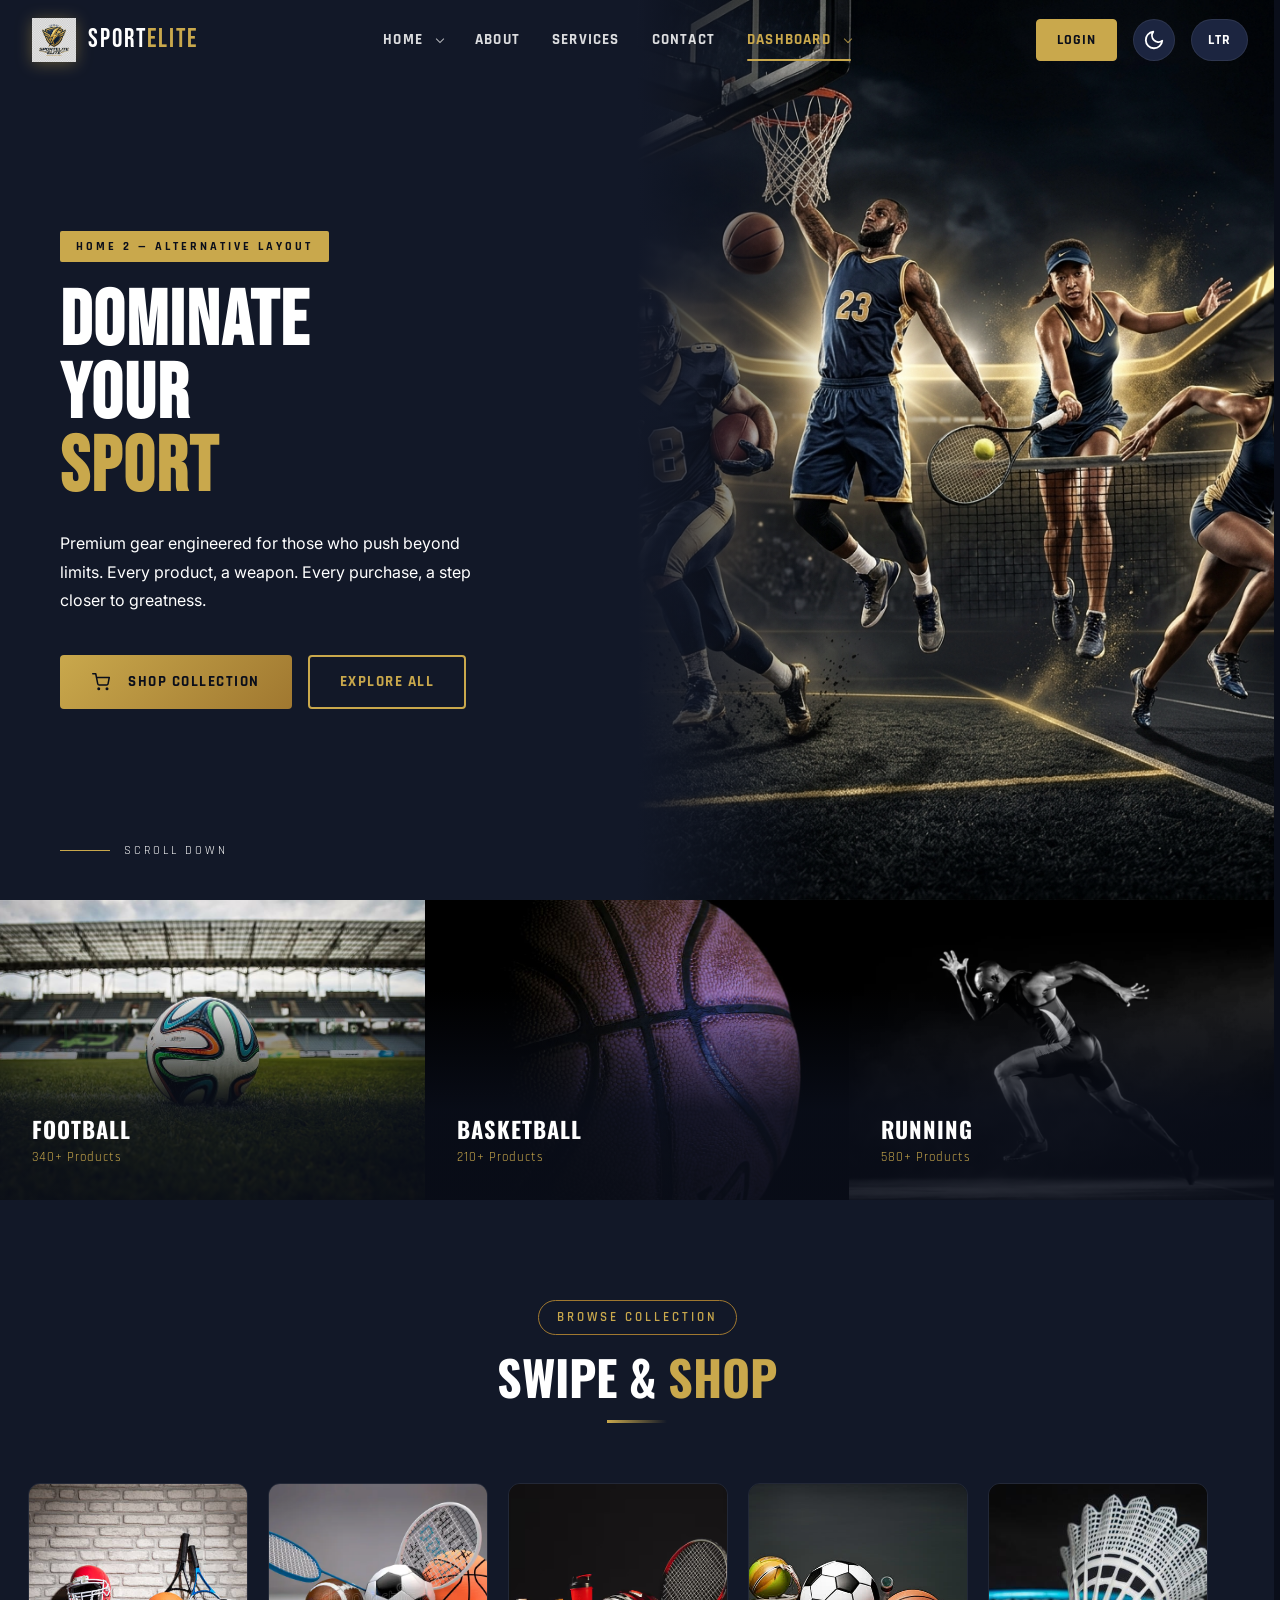
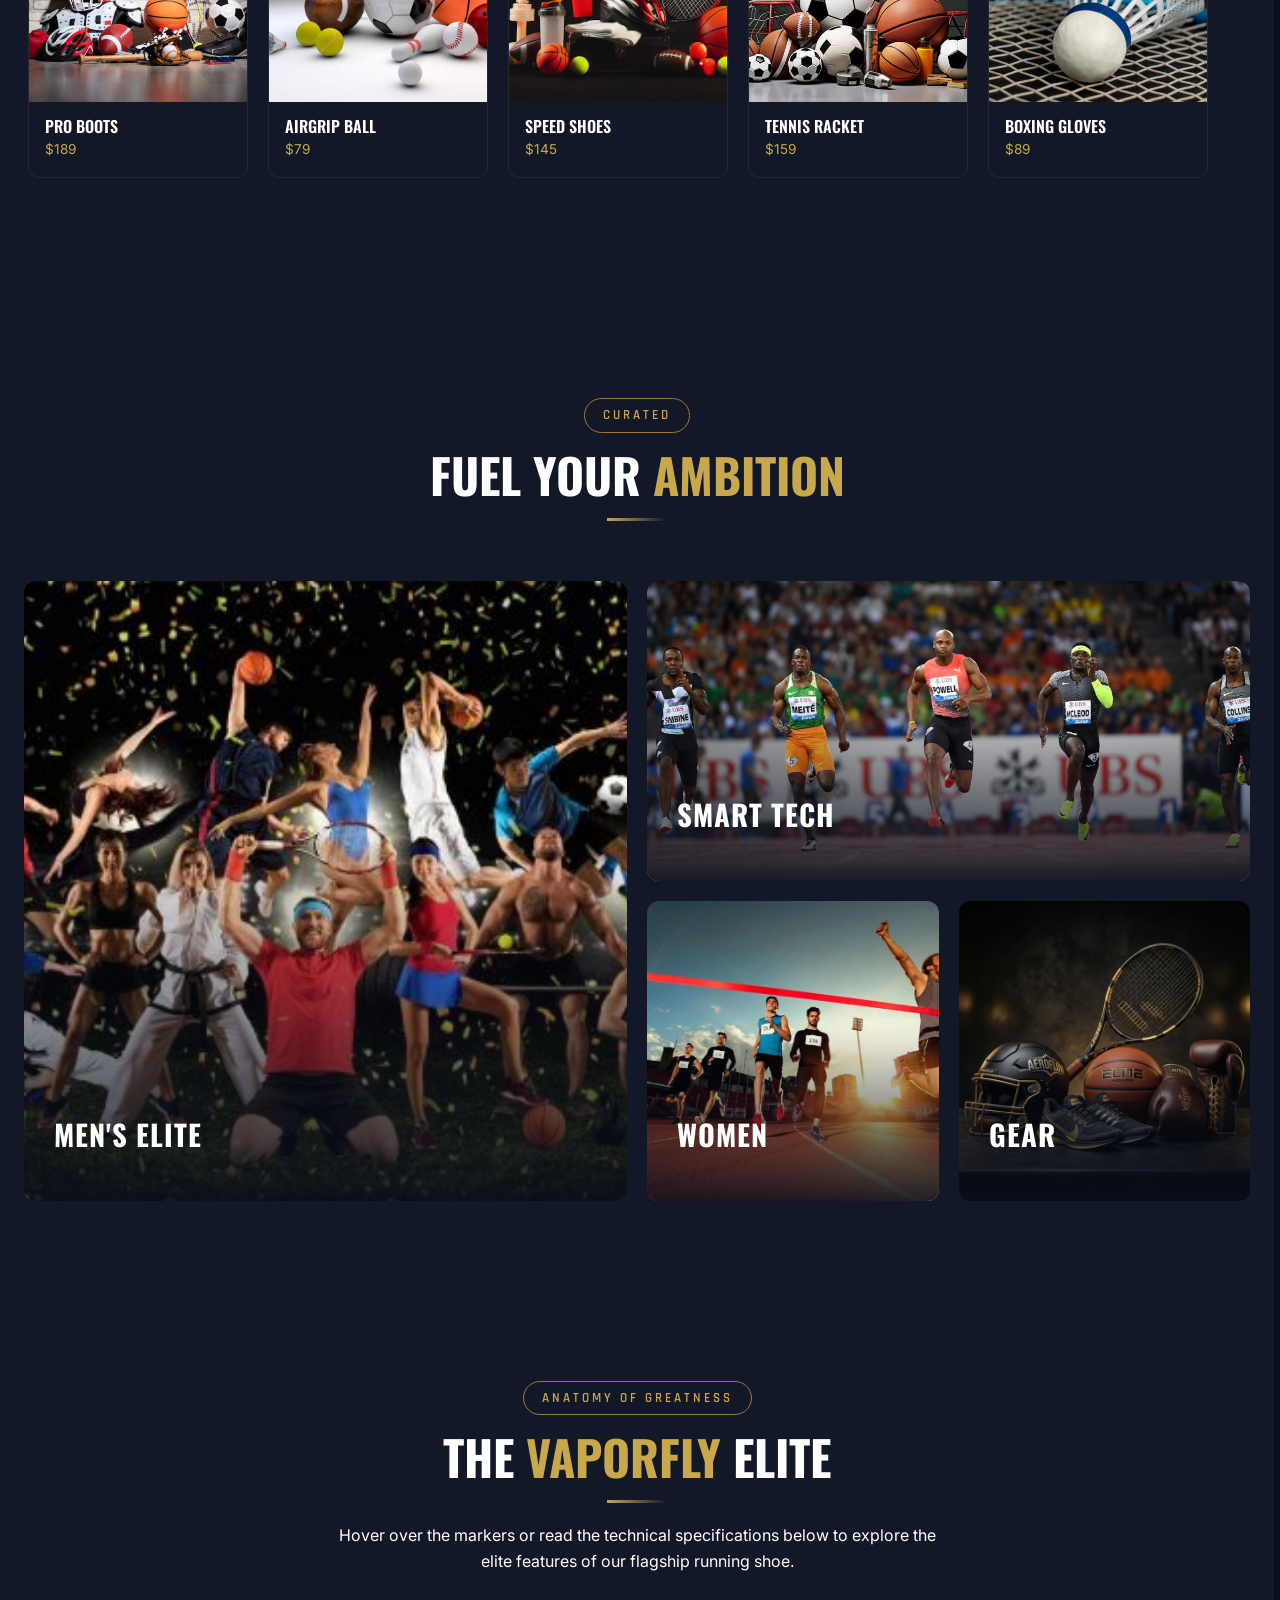
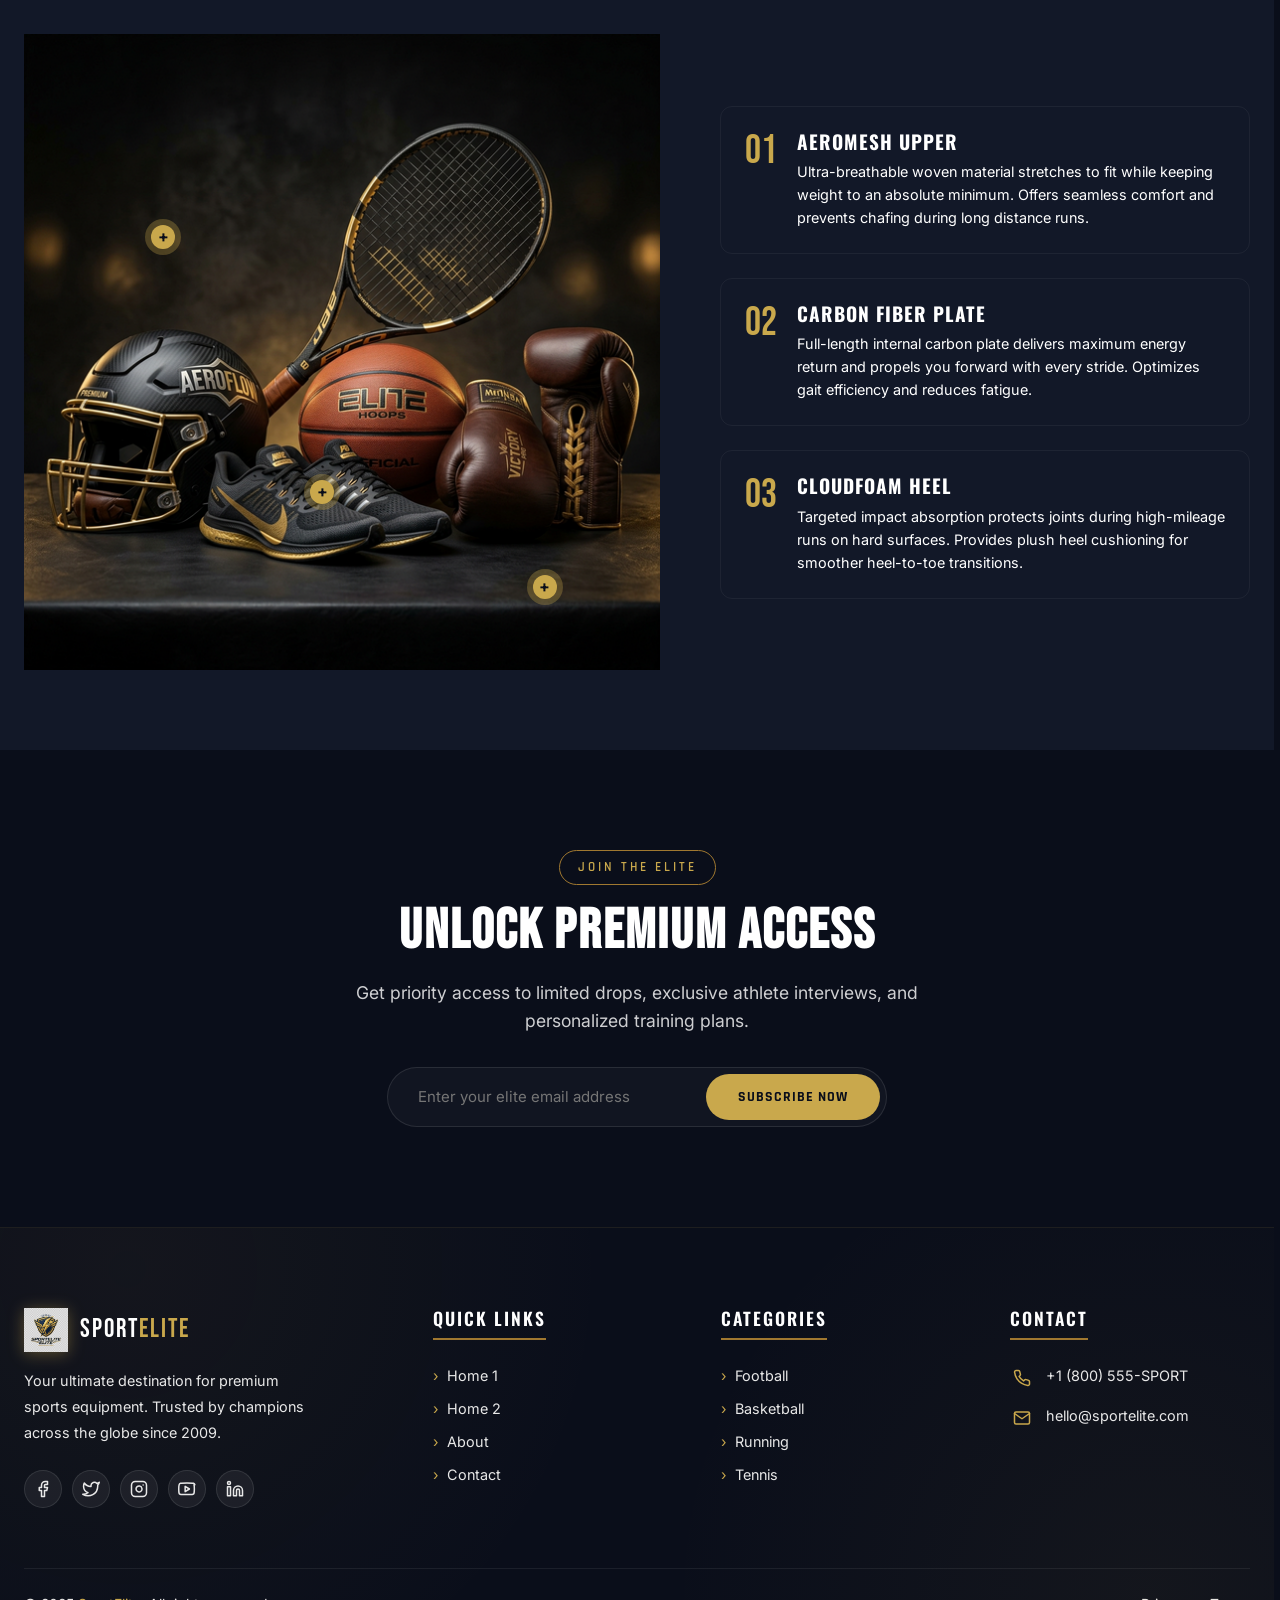
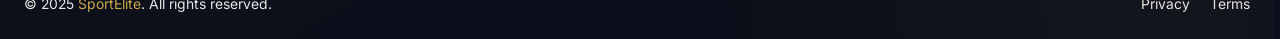
<file: index2.html>
<!DOCTYPE html>
<html lang="en" dir="ltr">

<head>
    <meta charset="UTF-8" />
    <meta name="viewport" content="width=device-width, initial-scale=1.0" />
    <meta name="description" content="SportElite Home 2 – Alternative premium sports equipment landing page layout." />
    <title>SportElite – Home 2 | Premium Sports Equipment</title>
    <link rel="preconnect" href="https://fonts.googleapis.com" />
    <link rel="preconnect" href="https://fonts.gstatic.com" crossorigin />
    <link
        href="https://fonts.googleapis.com/css2?family=Bebas+Neue&family=Oswald:wght@400;500;600;700&family=Rajdhani:wght@400;500;600;700&family=Inter:wght@300;400;500;600&display=swap"
        rel="stylesheet" />
    <link rel="icon" type="image/png" href="images/favicon.png" />
    <link rel="stylesheet" href="css/style.css" />
  <script src="js/theme.js"></script>
    <style>
        /* ── Home 2 specific overrides ── */
        .h2-hero {
            min-height: 100vh;
            display: grid;
            grid-template-columns: 1fr 1fr;
            position: relative;
            overflow: hidden;
        }

        .h2-hero-left {
            background: var(--navy-mid);
            display: flex;
            align-items: center;
            padding: 140px 60px 100px;
            position: relative;
            z-index: 2;
        }

        .h2-hero-right {
            position: relative;
            overflow: hidden;
        }

        .h2-hero-right img {
            width: 100%;
            height: 100%;
            object-fit: cover;
            filter: grayscale(15%);
        }

        .h2-hero-right::after {
            content: '';
            position: absolute;
            inset: 0;
            background: linear-gradient(90deg, var(--navy-mid) 0%, transparent 30%);
        }

        .h2-hero-tag {
            display: inline-block;
            background: var(--gold);
            color: var(--navy);
            font-family: 'Rajdhani', sans-serif;
            font-weight: 700;
            font-size: 12px;
            letter-spacing: 3px;
            text-transform: uppercase;
            padding: 6px 16px;
            border-radius: 2px;
            margin-bottom: 24px;
        }

        .h2-hero-title {
            font-family: 'Bebas Neue', sans-serif;
            font-size: clamp(3rem, 6vw, 6rem);
            line-height: 0.95;
            letter-spacing: 2px;
            margin-bottom: 24px;
        }

        .h2-hero-title .gold {
            color: var(--gold);
        }

        .h2-hero-desc {
            color: var(--gray);
            font-size: 1rem;
            line-height: 1.8;
            margin-bottom: 40px;
            max-width: 440px;
        }

        .h2-scroll-indicator {
            position: absolute;
            bottom: 40px;
            left: 60px;
            display: flex;
            align-items: center;
            gap: 14px;
            font-family: 'Rajdhani', sans-serif;
            font-size: 12px;
            letter-spacing: 3px;
            text-transform: uppercase;
            color: var(--gray);
        }

        .h2-scroll-indicator .line {
            width: 50px;
            height: 1px;
            background: var(--gold);
        }

        /* ── Split feature banner ── */
        .h2-split {
            display: grid;
            grid-template-columns: repeat(3, 1fr);
            min-height: 300px;
        }

        .h2-split-item {
            position: relative;
            overflow: hidden;
            cursor: pointer;
            display: flex;
            align-items: flex-end;
            padding: 32px;
            min-height: 300px;
        }

        .h2-split-item img {
            position: absolute;
            inset: 0;
            width: 100%;
            height: 100%;
            object-fit: cover;
            transition: transform 0.6s ease;
        }

        .h2-split-item:hover img {
            transform: scale(1.08);
        }

        .h2-split-item::after {
            content: '';
            position: absolute;
            inset: 0;
            background: linear-gradient(to top, rgba(10, 14, 26, 0.88) 30%, transparent 70%);
        }

        .h2-split-content {
            position: relative;
            z-index: 1;
        }

        .h2-split-icon {
            font-size: 2rem;
            margin-bottom: 8px;
            display: block;
        }

        .h2-split-name {
            font-family: 'Oswald', sans-serif;
            font-size: 1.4rem;
            font-weight: 700;
            text-transform: uppercase;
            letter-spacing: 1px;
            color: var(--white);
        }

        .h2-split-sub {
            font-family: 'Rajdhani', sans-serif;
            font-size: 13px;
            color: var(--gold);
            letter-spacing: 1px;
        }

        /* ── Horizontal scroll categories ── */
        .h2-hscroll-wrap {
            overflow-x: auto;
            padding-bottom: 20px;
            -ms-overflow-style: none; /* IE and Edge */
            scrollbar-width: none; /* Firefox */
        }

        .h2-hscroll-wrap::-webkit-scrollbar {
            display: none; /* Chrome, Safari and Opera */
        }

        .h2-hscroll-track {
            display: flex;
            gap: 20px;
            width: max-content;
            padding: 0 4px;
        }

        .h2-hscroll-card {
            width: 220px;
            background: var(--navy-card);
            border-radius: var(--radius);
            overflow: hidden;
            border: 1px solid rgba(255, 255, 255, 0.07);
            flex-shrink: 0;
            transition: var(--transition);
        }

        .h2-hscroll-card:hover {
            border-color: rgba(201, 168, 76, 0.4);
            transform: translateY(-4px);
        }

        .h2-hscroll-card img {
            width: 100%;
            aspect-ratio: 1;
            object-fit: cover;
            display: block;
        }

        .h2-hscroll-info {
            padding: 16px;
        }

        .h2-hscroll-info h4 {
            font-family: 'Oswald', sans-serif;
            font-size: 1rem;
            font-weight: 600;
            text-transform: uppercase;
        }

        .h2-hscroll-info p {
            font-size: 0.85rem;
            color: var(--gold);
            margin-top: 4px;
        }

        /* ── Large text marquee ── */
        .h2-text-marquee {
            padding: 40px 0;
            overflow: hidden;
            border-top: 1px solid rgba(255, 255, 255, 0.06);
            border-bottom: 1px solid rgba(255, 255, 255, 0.06);
        }

        .h2-text-track {
            display: flex;
            gap: 60px;
            width: max-content;
            animation: tickerScroll 18s linear infinite;
        }

        html[dir="rtl"] .h2-text-track {
            animation: tickerScrollRTL 18s linear infinite;
        }

        .h2-text-item {
            font-family: 'Bebas Neue', sans-serif;
            font-size: clamp(3rem, 7vw, 6rem);
            letter-spacing: 4px;
            white-space: nowrap;
            color: transparent;
            -webkit-text-stroke: 1px rgba(255, 255, 255, 0.15);
        }

        .h2-text-item.filled {
            -webkit-text-stroke: none;
            color: var(--gold);
        }

        /* ── Zig zag product feature ── */
        .h2-zigzag {
            display: flex;
            flex-direction: column;
            gap: 0;
        }

        .h2-zz-row {
            display: grid;
            grid-template-columns: 1fr 1fr;
            min-height: 420px;
            overflow: hidden;
            align-items: center;
        }

        .h2-zz-row:nth-child(even) .h2-zz-img {
            order: 2;
        }

        .h2-zz-row:nth-child(even) .h2-zz-content {
            order: 1;
        }

        .h2-zz-img {
            position: relative;
            overflow: hidden;
        }

        .h2-zz-img img {
            width: 100%;
            height: 100%;
            object-fit: cover;
            transition: transform 0.7s ease;
        }

        .h2-zz-row:hover .h2-zz-img img {
            transform: scale(1.05);
        }

        .h2-zz-content {
            background: var(--navy-mid);
            display: flex;
            align-items: center;
            padding: 60px;
        }

        .h2-zz-number {
            font-family: 'Bebas Neue', sans-serif;
            font-size: 7rem;
            color: rgba(201, 168, 76, 0.08);
            line-height: 1;
            position: absolute;
            top: -10px;
            font-weight: 400;
        }

        .h2-zz-inner {
            position: relative;
            z-index: 1;
        }

        .h2-zz-tag {
            font-family: 'Rajdhani', sans-serif;
            font-size: 12px;
            font-weight: 700;
            letter-spacing: 3px;
            text-transform: uppercase;
            color: var(--gold);
            margin-bottom: 12px;
            display: block;
        }

        .h2-zz-title {
            font-family: 'Oswald', sans-serif;
            font-size: clamp(1.6rem, 3vw, 2.4rem);
            font-weight: 700;
            text-transform: uppercase;
            line-height: 1.1;
            margin-bottom: 16px;
        }

        .h2-zz-desc {
            color: var(--gray);
            line-height: 1.8;
            margin-bottom: 28px;
        }

        /* ── CTA Banner ── */
        .h2-cta-banner {
            background: linear-gradient(135deg, var(--gold-dark), var(--gold), var(--gold-dark));
            padding: 80px 40px;
            text-align: center;
            position: relative;
            overflow: hidden;
        }

        .h2-cta-banner::before {
            content: '';
            position: absolute;
            inset: 0;
            background: url('images/hero-banner.png') center/cover no-repeat;
            opacity: 0.08;
            mix-blend-mode: overlay;
        }

        .h2-cta-banner h2 {
            font-family: 'Bebas Neue', sans-serif;
            font-size: clamp(2.5rem, 6vw, 5rem);
            color: var(--navy);
            letter-spacing: 3px;
            position: relative;
        }

        .h2-cta-banner p {
            color: rgba(10, 14, 26, 0.7);
            font-size: 1.1rem;
            margin: 16px 0 32px;
            position: relative;
        }

        .h2-cta-banner .btn-cta {
            display: inline-flex;
            align-items: center;
            gap: 10px;
            background: var(--navy);
            color: var(--gold);
            font-family: 'Rajdhani', sans-serif;
            font-weight: 700;
            font-size: 15px;
            letter-spacing: 2px;
            text-transform: uppercase;
            padding: 16px 40px;
            border-radius: 4px;
            text-decoration: none;
            transition: var(--transition);
            position: relative;
        }

        .h2-cta-banner .btn-cta:hover {
            background: var(--navy-mid);
            transform: translateY(-3px);
            box-shadow: 0 10px 30px rgba(0, 0, 0, 0.3);
        }

        /* ── Responsive ── */
        @media (max-width: 900px) {
            .h2-hero {
                grid-template-columns: 1fr;
            }

            .h2-hero-right {
                display: none;
            }

            .h2-hero-left {
                padding: 120px 24px 80px;
            }

            .h2-split {
                grid-template-columns: 1fr;
            }

            .h2-zz-row {
                grid-template-columns: 1fr;
                min-height: auto;
            }

            .h2-zz-row:nth-child(even) .h2-zz-img,
            .h2-zz-row:nth-child(even) .h2-zz-content {
                order: unset;
            }

            .h2-zz-img {
                aspect-ratio: 16/9;
            }

            .h2-zz-content {
                padding: 36px 24px;
            }
        }

        /* ── NEW SECTIONS: 1. Bento Categories ── */
        .h2-bento-grid {
            display: grid;
            grid-template-columns: repeat(4, 1fr);
            grid-template-rows: repeat(2, 300px);
            gap: 20px;
        }

        .h2-bento-item {
            position: relative;
            overflow: hidden;
            border-radius: var(--radius);
            cursor: pointer;
        }

        .h2-bento-item img {
            width: 100%;
            height: 100%;
            object-fit: cover;
            transition: transform 0.8s cubic-bezier(0.2, 0.8, 0.2, 1);
        }

        .h2-bento-item:hover img {
            transform: scale(1.05);
        }

        .h2-bento-item::after {
            content: '';
            position: absolute;
            inset: 0;
            background: linear-gradient(to top, rgba(10, 14, 26, 0.9), transparent 60%);
        }

        .h2-bento-content {
            position: absolute;
            bottom: 30px;
            left: 30px;
            z-index: 2;
        }

        .h2-bento-title {
            font-family: 'Oswald', sans-serif;
            font-size: 1.8rem;
            text-transform: uppercase;
            letter-spacing: 1px;
            margin-bottom: 4px;
            transform: translateY(10px);
            transition: transform 0.4s ease;
            color: #ffffff;
        }

        .h2-bento-link {
            font-size: 13px;
            color: #ffffff;
            text-transform: uppercase;
            letter-spacing: 2px;
            font-weight: 600;
            opacity: 0;
            transform: translateY(10px);
            transition: all 0.4s ease;
        }

        .h2-bento-item:hover .h2-bento-title,
        .h2-bento-item:hover .h2-bento-link {
            opacity: 1;
            transform: translateY(0);
        }

        html.light-theme .h2-bento-link {
            color: #ffffff; /* Maintain contrast on dark overlay */
        }

        .h2-bento-item.large {
            grid-column: span 2;
            grid-row: span 2;
        }

        .h2-bento-item.wide {
            grid-column: span 2;
        }

        /* ── NEW SECTIONS: 2. Lookbook ── */
        .h2-lookbook {
            position: relative;
            min-height: 80vh;
            display: flex;
            align-items: center;
        }

        .h2-lookbook-bg {
            position: absolute;
            inset: 0;
            width: 100%;
            height: 100%;
            object-fit: cover;
            z-index: -1;
        }

        .h2-lookbook-overlay {
            position: absolute;
            inset: 0;
            background: linear-gradient(90deg, var(--navy) 0%, transparent 60%);
            z-index: 0;
        }

        .h2-lookbook-card {
            position: relative;
            z-index: 1;
            background: rgba(18, 24, 43, 0.7);
            backdrop-filter: blur(16px);
            -webkit-backdrop-filter: blur(16px);
            border: 1px solid rgba(255, 255, 255, 0.1);
            padding: 50px;
            max-width: 480px;
            border-radius: var(--radius);
            margin-left: 5%;
        }

        /* ── NEW SECTIONS: 3. Perks Grid ── */
        .h2-perks-grid {
            display: grid;
            grid-template-columns: repeat(4, 1fr);
            gap: 30px;
            text-align: center;
        }

        .h2-perk-card {
            padding: 40px 20px;
            background: rgba(255, 255, 255, 0.02);
            border: 1px solid rgba(255, 255, 255, 0.05);
            border-radius: var(--radius);
            transition: var(--transition);
        }

        .h2-perk-card:hover {
            transform: translateY(-8px);
            border-color: rgba(201, 168, 76, 0.3);
            background: rgba(255, 255, 255, 0.04);
        }

        .h2-perk-icon {
            font-size: 2.5rem;
            color: var(--gold);
            margin-bottom: 20px;
            display: inline-block;
        }

        .h2-perk-title {
            font-family: 'Oswald', sans-serif;
            font-size: 1.2rem;
            text-transform: uppercase;
            margin-bottom: 10px;
        }

        .h2-perk-desc {
            font-size: 0.9rem;
            color: var(--gray);
            line-height: 1.6;
        }

        /* ── NEW SECTIONS: 4. Promo Video ── */
        .h2-promo-video {
            position: relative;
            height: 600px;
            display: flex;
            align-items: center;
            justify-content: center;
            overflow: hidden;
        }

        .h2-promo-video img {
            position: absolute;
            inset: 0;
            width: 100%;
            height: 100%;
            object-fit: cover;
            filter: brightness(0.6);
            transition: transform 10s linear;
        }

        .h2-promo-video:hover img {
            transform: scale(1.05);
        }

        .h2-play-container {
            position: relative;
            z-index: 2;
            text-align: center;
            cursor: pointer;
        }

        .h2-play-btn {
            width: 90px;
            height: 90px;
            background: rgba(201, 168, 76, 0.2);
            border: 2px solid var(--gold);
            border-radius: 50%;
            display: flex;
            align-items: center;
            justify-content: center;
            color: var(--white);
            font-size: 24px;
            margin: 0 auto 20px;
            transition: var(--transition);
            backdrop-filter: blur(4px);
        }

        .h2-play-container:hover .h2-play-btn {
            background: var(--gold);
            color: var(--navy);
            transform: scale(1.1);
        }

        .h2-play-btn::before,
        .h2-play-btn::after {
            content: '';
            position: absolute;
            inset: -10px;
            border-radius: 50%;
            border: 1px solid var(--gold);
            opacity: 0;
            animation: pulse-ring 2s linear infinite;
        }

        .h2-play-btn::after {
            animation-delay: 1s;
        }

        @keyframes pulse-ring {
            0% {
                transform: scale(0.8);
                opacity: 0.5;
            }

            100% {
                transform: scale(1.5);
                opacity: 0;
            }
        }

        .h2-play-text {
            font-family: 'Rajdhani', sans-serif;
            font-weight: 700;
            letter-spacing: 3px;
            text-transform: uppercase;
        }

        /* ── NEW SECTIONS: 5. Product Spotlight ── */
        .h2-spotlight {
            position: relative;
            padding: 80px 0;
        }

        .h2-spotlight-grid {
            display: grid;
            grid-template-columns: 1fr;
            gap: 40px;
            align-items: center;
        }

        @media (min-width: 992px) {
            .h2-spotlight-grid {
                grid-template-columns: 1.2fr 1fr;
                gap: 60px;
                text-align: left;
            }
        }

        .h2-spotlight-img {
            width: 100%;
            position: relative;
        }

        .h2-spotlight-img img {
            width: 100%;
            display: block;
        }

        .h2-spec-list {
            display: flex;
            flex-direction: column;
            gap: 24px;
            text-align: left;
        }

        .h2-spec-card {
            background: var(--navy-card);
            border: 1px solid rgba(255, 255, 255, 0.05);
            border-radius: var(--radius);
            padding: 24px;
            display: flex;
            gap: 20px;
            align-items: flex-start;
            transition: var(--transition);
        }

        .h2-spec-card:hover {
            border-color: rgba(201, 168, 76, 0.3);
            transform: translateX(5px);
        }

        [dir="rtl"] .h2-spec-card:hover {
            transform: translateX(-5px);
        }

        .h2-spec-num {
            font-family: 'Bebas Neue', sans-serif;
            font-size: 2.5rem;
            color: var(--gold);
            line-height: 1;
        }

        .h2-spec-info h4 {
            font-family: 'Oswald', sans-serif;
            text-transform: uppercase;
            font-size: 1.2rem;
            color: var(--text-primary);
            margin-bottom: 8px;
            letter-spacing: 1px;
        }

        .h2-spec-info p {
            color: var(--gray);
            font-size: 0.9rem;
            line-height: 1.6;
            margin: 0;
        }

        .h2-hotspot {
            position: absolute;
            width: 24px;
            height: 24px;
            background: var(--gold);
            border-radius: 50%;
            cursor: pointer;
            z-index: 10;
            box-shadow: 0 0 0 6px rgba(201, 168, 76, 0.3);
            transition: var(--transition);
        }

        .h2-hotspot::before {
            content: '+';
            position: absolute;
            inset: 0;
            display: flex;
            align-items: center;
            justify-content: center;
            color: var(--navy);
            font-weight: bold;
            font-size: 16px;
        }

        .h2-hotspot:hover {
            transform: scale(1.2);
        }

        .h2-hotspot-tooltip {
            position: absolute;
            bottom: calc(100% + 15px);
            left: 50%;
            transform: translateX(-50%) translateY(10px);
            background: var(--navy-mid);
            border: 1px solid rgba(255, 255, 255, 0.1);
            padding: 16px 20px;
            border-radius: var(--radius);
            width: max-content;
            max-width: 250px;
            opacity: 0;
            visibility: hidden;
            transition: var(--transition);
            text-align: left;
            pointer-events: none;
            box-shadow: 0 10px 30px rgba(0, 0, 0, 0.5);
        }

        .h2-hotspot:hover .h2-hotspot-tooltip {
            opacity: 1;
            visibility: visible;
            transform: translateX(-50%) translateY(0);
        }

        .h2-hotspot-tooltip h5 {
            color: var(--gold);
            font-family: 'Oswald', sans-serif;
            text-transform: uppercase;
            font-size: 1.1rem;
            margin-bottom: 6px;
        }

        .h2-hotspot-tooltip p {
            color: var(--gray);
            font-size: 0.85rem;
            line-height: 1.5;
            margin: 0;
        }

        /* ── NEW SECTIONS: 6. Journal / News ── */
        .h2-journal-grid {
            display: grid;
            grid-template-columns: repeat(3, 1fr);
            gap: 30px;
        }

        .h2-journal-card {
            background: var(--navy-card);
            border-radius: var(--radius);
            overflow: hidden;
            border: 1px solid rgba(255, 255, 255, 0.05);
            transition: var(--transition);
        }

        .h2-journal-card:hover {
            border-color: rgba(201, 168, 76, 0.3);
            transform: translateY(-5px);
        }

        .h2-journal-img {
            height: 220px;
            overflow: hidden;
            position: relative;
        }

        .h2-journal-img img {
            width: 100%;
            height: 100%;
            object-fit: cover;
            transition: transform 0.6s ease;
        }

        .h2-journal-card:hover .h2-journal-img img {
            transform: scale(1.05);
        }

        .h2-journal-tag {
            position: absolute;
            top: 16px;
            left: 16px;
            background: var(--gold);
            color: var(--navy);
            font-family: 'Rajdhani', sans-serif;
            font-weight: 700;
            font-size: 11px;
            text-transform: uppercase;
            letter-spacing: 1px;
            padding: 4px 10px;
            border-radius: 2px;
        }

        .h2-journal-content {
            padding: 24px;
        }

        .h2-journal-date {
            font-size: 0.8rem;
            color: var(--gray);
            margin-bottom: 12px;
            display: block;
        }

        .h2-journal-title {
            font-family: 'Oswald', sans-serif;
            font-size: 1.3rem;
            line-height: 1.3;
            margin-bottom: 16px;
        }

        .h2-journal-link {
            font-family: 'Rajdhani', sans-serif;
            color: var(--gold);
            text-decoration: none;
            font-weight: 600;
            text-transform: uppercase;
            letter-spacing: 1px;
            font-size: 13px;
            display: inline-flex;
            align-items: center;
            gap: 6px;
        }

        .h2-journal-link:hover {
            color: var(--white);
        }

        /* ── NEW SECTIONS: 7. Newsletter ── */
        .h2-newsletter {
            padding: 80px 0;
            text-align: center;
            position: relative;
            background: #0a0e1a;
            color: #ffffff;
        }

        .h2-newsletter-inner {
            max-width: 700px;
            margin: 0 auto;
            position: relative;
            z-index: 2;
        }

        .h2-news-title {
            font-family: 'Bebas Neue', sans-serif;
            font-size: 3.5rem;
            letter-spacing: 2px;
            margin-bottom: 16px;
            color: #ffffff;
        }

        html.light-theme .h2-news-title {
            color: #ffffff; /* Keep white on dark background */
        }

        .h2-news-desc {
            color: rgba(255, 255, 255, 0.8);
            font-size: 1.1rem;
            margin-bottom: 32px;
        }

        .h2-news-form {
            display: flex;
            max-width: 500px;
            margin: 0 auto;
            border: 1px solid rgba(255, 255, 255, 0.1);
            border-radius: 50px;
            padding: 6px;
            background: rgba(255, 255, 255, 0.03);
            transition: var(--transition);
        }

        .h2-news-form:focus-within {
            border-color: var(--gold);
            background: rgba(201, 168, 76, 0.05);
        }

        .h2-news-input {
            flex: 1;
            background: transparent;
            border: none;
            padding: 0 24px;
            color: var(--white);
            font-family: 'Inter', sans-serif;
            font-size: 15px;
        }

        .h2-news-input:focus {
            outline: none;
        }

        .h2-news-btn {
            background: var(--gold);
            color: var(--navy);
            border: none;
            padding: 14px 32px;
            border-radius: 40px;
            font-family: 'Rajdhani', sans-serif;
            font-weight: 700;
            font-size: 14px;
            text-transform: uppercase;
            letter-spacing: 1px;
            cursor: pointer;
            transition: var(--transition);
        }

        .h2-news-btn:hover {
            background: var(--white);
        }

        /* ── Updated Responsive Adjustments for New Sections ── */
        @media (max-width: 1024px) {
            .h2-bento-grid {
                grid-template-columns: repeat(2, 1fr);
                grid-template-rows: repeat(3, 250px);
            }

            .h2-bento-item.large,
            .h2-bento-item.wide {
                grid-column: span 2;
            }

            .h2-bento-item.large {
                grid-row: span 2;
            }

            .h2-perks-grid {
                grid-template-columns: repeat(2, 1fr);
            }
        }

        @media (max-width: 900px) {
            .h2-journal-grid {
                grid-template-columns: repeat(2, 1fr);
            }
        }

        @media (max-width: 768px) {
            .h2-bento-grid {
                grid-template-columns: 1fr;
                grid-template-rows: repeat(4, 250px);
            }

            .h2-bento-item.large,
            .h2-bento-item.wide {
                grid-column: span 1;
                grid-row: span 1;
            }

            .h2-lookbook-card {
                margin: 0 20px;
                padding: 30px;
            }

            .h2-journal-grid {
                grid-template-columns: 1fr;
            }
        }

        @media (max-width: 600px) {
            .h2-perks-grid {
                grid-template-columns: 1fr;
            }

            .h2-news-form {
                flex-direction: column;
                background: transparent;
                border: none;
                gap: 12px;
            }

            .h2-news-input {
                background: rgba(255, 255, 255, 0.05);
                border: 1px solid rgba(255, 255, 255, 0.1);
                border-radius: 8px;
                padding: 16px;
            }

            .h2-news-btn {
                border-radius: 8px;
                padding: 16px;
                width: 100%;
            }

            .h2-scroll-indicator {
                display: none;
            }
        }
    </style>
</head>

<body>

    <!-- ══ HEADER (shared) ══ -->
    <header id="header">
        <div class="header-inner">
            <a href="index.html" class="logo">
                <img src="images/logo.png" alt="SportElite Logo" />
                <span class="logo-text">Sport<span>Elite</span></span>
            </a>
            <nav class="main-nav" aria-label="Main navigation">
                <div class="nav-item">
                    <a href="index.html" class="nav-link">Home <span class="arrow"></span></a>
                    <div class="dropdown">
                        <a href="index.html">Home 1</a>
                        <a href="index2.html">Home 2</a>
                    </div>
                </div>
                <div class="nav-item"><a href="about.html" class="nav-link">About</a></div>
                <div class="nav-item"><a href="services.html" class="nav-link">Services</a></div>
                <div class="nav-item"><a href="contact.html" class="nav-link">Contact</a></div>
                <div class="nav-item">
                    <a href="#" class="nav-link">Dashboard <span class="arrow"></span></a>
                    <div class="dropdown">
                        <a href="user-dashboard.html">User Dashboard</a>
                        <a href="admin-dashboard.html">Admin Dashboard</a>
                    </div>
                </div>
            </nav>
            <div class="header-actions">
                <a href="login.html" class="login-btn">Login</a>
                <button class="theme-toggle" id="theme-toggle" aria-label="Toggle Dark/Light Theme" title="Toggle Dark/Light Theme">
                    <svg class="sun-icon" xmlns="http://www.w3.org/2000/svg" width="22" height="22" viewBox="0 0 24 24" fill="none" stroke="currentColor" stroke-width="2" stroke-linecap="round" stroke-linejoin="round"><circle cx="12" cy="12" r="5" /><line x1="12" y1="1" x2="12" y2="3" /><line x1="12" y1="21" x2="12" y2="23" /><line x1="4.22" y1="4.22" x2="5.64" y2="5.64" /><line x1="18.36" y1="18.36" x2="19.78" y2="19.78" /><line x1="1" y1="12" x2="3" y2="12" /><line x1="21" y1="12" x2="23" y2="12" /><line x1="4.22" y1="19.78" x2="5.64" y2="18.36" /><line x1="18.36" y1="5.64" x2="19.78" y2="4.22" /></svg>
                    <svg class="moon-icon" xmlns="http://www.w3.org/2000/svg" width="22" height="22" viewBox="0 0 24 24" fill="none" stroke="currentColor" stroke-width="2" stroke-linecap="round" stroke-linejoin="round"><path d="M21 12.79A9 9 0 1 1 11.21 3 7 7 0 0 0 21 12.79z" /></svg>
                </button>
                <button class="globe-btn" id="globe-btn" aria-label="Toggle RTL/LTR direction" title="Toggle RTL/LTR">
                    <span class="dir-label" id="dir-label">LTR</span>
                </button>
                <button class="hamburger" id="hamburger" aria-label="Open menu" aria-expanded="false">
                    <span></span><span></span><span></span>
                </button>
            </div>
        </div>
    </header>

    <!-- Mobile Nav -->
    <div class="mobile-overlay" id="mobile-overlay"></div>
    <nav class="mobile-nav" id="mobile-nav">
        <div class="mobile-nav-item">
            <span class="mobile-nav-link" data-toggle="#mob-home-dd">Home <span class="arrow"></span></span>
            <div class="mobile-dropdown" id="mob-home-dd">
                <a href="index.html">Home 1</a>
                <a href="index2.html">Home 2</a>
            </div>
        </div>
        <div class="mobile-nav-item"><a href="about.html" class="mobile-nav-link">About</a></div>
        <div class="mobile-nav-item"><a href="services.html" class="mobile-nav-link">Services</a></div>
        <div class="mobile-nav-item"><a href="contact.html" class="mobile-nav-link">Contact</a></div>
        <div class="mobile-nav-item">
            <span class="mobile-nav-link" data-toggle="#mob-dash-dd">Dashboard <span class="arrow"></span></span>
            <div class="mobile-dropdown" id="mob-dash-dd">
                <a href="user-dashboard.html">User Dashboard</a>
                <a href="admin-dashboard.html">Admin Dashboard</a>
            </div>
        </div>
        <div class="mobile-nav-item" style="border-bottom: none;">
            <a href="login.html" class="mobile-login-btn">Login</a>
        </div>

        <div class="mobile-nav-controls">
            <button class="theme-toggle" aria-label="Toggle Dark/Light Theme" title="Toggle Dark/Light Theme">
                <svg class="sun-icon" xmlns="http://www.w3.org/2000/svg" width="22" height="22" viewBox="0 0 24 24" fill="none" stroke="currentColor" stroke-width="2" stroke-linecap="round" stroke-linejoin="round"><circle cx="12" cy="12" r="5" /><line x1="12" y1="1" x2="12" y2="3" /><line x1="12" y1="21" x2="12" y2="23" /><line x1="4.22" y1="4.22" x2="5.64" y2="5.64" /><line x1="18.36" y1="18.36" x2="19.78" y2="19.78" /><line x1="1" y1="12" x2="3" y2="12" /><line x1="21" y1="12" x2="23" y2="12" /><line x1="4.22" y1="19.78" x2="5.64" y2="18.36" /><line x1="18.36" y1="5.64" x2="19.78" y2="4.22" /></svg>
                <svg class="moon-icon" xmlns="http://www.w3.org/2000/svg" width="22" height="22" viewBox="0 0 24 24" fill="none" stroke="currentColor" stroke-width="2" stroke-linecap="round" stroke-linejoin="round"><path d="M21 12.79A9 9 0 1 1 11.21 3 7 7 0 0 0 21 12.79z" /></svg>
            </button>
            <button class="globe-btn" aria-label="Toggle RTL/LTR direction" title="Toggle RTL/LTR">
                <span class="dir-label">LTR</span>
            </button>
        </div>
    </nav>

    <!-- ══ SECTION 1 — SPLIT HERO ══ -->
    <section class="h2-hero">
        <div class="h2-hero-left">
            <div>
                <div class="h2-hero-tag">Home 2 — Alternative Layout</div>
                <h1 class="h2-hero-title">
                    DOMINATE<br />
                    YOUR<br />
                    <span class="gold">SPORT</span>
                </h1>
                <p class="h2-hero-desc">Premium gear engineered for those who push beyond limits. Every product, a
                    weapon. Every purchase, a step closer to greatness.</p>
                <div style="display:flex;gap:16px;flex-wrap:wrap;">
                    <a href="index.html#products" class="btn-primary">
                        <svg viewBox="0 0 24 24" width="18" height="18" fill="none" stroke="currentColor" stroke-width="2" stroke-linecap="round" stroke-linejoin="round" style="margin-right:8px; vertical-align: middle;"><circle cx="9" cy="21" r="1"></circle><circle cx="20" cy="21" r="1"></circle><path d="M1 1h4l2.68 13.39a2 2 0 0 0 2 1.61h9.72a2 2 0 0 0 2-1.61L23 6H6"></path></svg>
                        Shop Collection
                    </a>
                    <a href="index.html#categories" class="btn-outline">Explore All</a>
                </div>
            </div>
            <div class="h2-scroll-indicator">
                <div class="line"></div> Scroll Down
            </div>
        </div>
        <div class="h2-hero-right">
            <img src="images/sports-hero-bg.png" alt="Hero sports gear" />
        </div>
    </section>


    <!-- ══ SECTION 3 — SPLIT FEATURE PANELS ══ -->
    <div class="h2-split">
        <div class="h2-split-item">
            <img src="images/s6.jpg" alt="Football" loading="lazy" />
            <div class="h2-split-content">
                <div class="h2-split-name">Football</div>
                <div class="h2-split-sub">340+ Products</div>
            </div>
        </div>
        <div class="h2-split-item">
            <img src="images/s8.jpg" alt="Basketball" loading="lazy" />
            <div class="h2-split-content">
                <div class="h2-split-name">Basketball</div>
                <div class="h2-split-sub">210+ Products</div>
            </div>
        </div>
        <div class="h2-split-item">
            <img src="images/a4.webp" alt="Running" loading="lazy" />
            <div class="h2-split-content">
                <div class="h2-split-name">Running</div>
                <div class="h2-split-sub">580+ Products</div>
            </div>
        </div>
    </div>


    <!-- ══ SECTION 5 — HORIZONTAL SCROLL SHOP ══ -->
    <section style="padding:100px 0;background:var(--navy-mid);">
        <div class="container">
            <div class="section-header">
                <span class="section-tag">Browse Collection</span>
                <h2 class="section-title">Swipe & <span>Shop</span></h2>
                <div class="gold-line"></div>
            </div>
            <div class="h2-hscroll-wrap">
                <div class="h2-hscroll-track">
                    <div class="h2-hscroll-card reveal">
                        <img src="images/s1.jpg" alt="Product" loading="lazy" />
                        <div class="h2-hscroll-info">
                            <h4>Pro Boots</h4>
                            <p>$189</p>
                        </div>
                    </div>
                    <div class="h2-hscroll-card reveal reveal-delay-1">
                        <img src="images/s3.webp" alt="Product" loading="lazy" />
                        <div class="h2-hscroll-info">
                            <h4>AirGrip Ball</h4>
                            <p>$79</p>
                        </div>
                    </div>
                    <div class="h2-hscroll-card reveal reveal-delay-2">
                        <img src="images/s5.avif" alt="Product" loading="lazy" />
                        <div class="h2-hscroll-info">
                            <h4>Speed Shoes</h4>
                            <p>$145</p>
                        </div>
                    </div>
                    <div class="h2-hscroll-card reveal reveal-delay-3">
                        <img src="images/s9.jpg" alt="Product" loading="lazy" />
                        <div class="h2-hscroll-info">
                            <h4>Tennis Racket</h4>
                            <p>$159</p>
                        </div>
                    </div>
                    <div class="h2-hscroll-card reveal reveal-delay-4">
                        <img src="images/s10.jpeg" alt="Product" loading="lazy" />
                        <div class="h2-hscroll-info">
                            <h4>Boxing Gloves</h4>
                            <p>$89</p>
                        </div>
                    </div>
                    <div class="h2-hscroll-card reveal">
                        <img src="images/s11.jpg" alt="Product" loading="lazy" />
                        <div class="h2-hscroll-info">
                            <h4>Cycling Helmet</h4>
                            <p>$139</p>
                        </div>
                    </div>
                    <div class="h2-hscroll-card reveal reveal-delay-1">
                        <img src="images/s12.jpg" alt="Product" loading="lazy" />
                        <div class="h2-hscroll-info">
                            <h4>Swim Goggles</h4>
                            <p>$69</p>
                        </div>
                    </div>
                </div>
            </div>
        </div>
    </section>

    <section id="categories" style="padding:100px 0;background:var(--navy-mid);">
        <div class="container">
            <div class="section-header">
                <span class="section-tag">Curated</span>
                <h2 class="section-title">Fuel Your <span>Ambition</span></h2>
                <div class="gold-line"></div>
            </div>
            <div class="h2-bento-grid">
                <div class="h2-bento-item large reveal">
                    <img src="images/amb1.jpg" alt="Men's Elite" loading="lazy" />
                    <div class="h2-bento-content">
                        <h3 class="h2-bento-title">Men's Elite</h3>
                        <a href="#" class="h2-bento-link">Shop Collection <svg width="14" height="14" viewBox="0 0 24 24" fill="none" stroke="currentColor" stroke-width="2" stroke-linecap="round" stroke-linejoin="round" style="vertical-align:middle; margin-left:4px;"><path d="m9 18 6-6-6-6"/></svg></a>
                    </div>
                </div>
                <div class="h2-bento-item wide reveal reveal-delay-1">
                    <img src="images/amb2.jpg" alt="Tech & Tracking" loading="lazy" />
                    <div class="h2-bento-content">
                        <h3 class="h2-bento-title">Smart Tech</h3>
                        <a href="#" class="h2-bento-link">Upgrade Performance <svg width="14" height="14" viewBox="0 0 24 24" fill="none" stroke="currentColor" stroke-width="2" stroke-linecap="round" stroke-linejoin="round" style="vertical-align:middle; margin-left:4px;"><path d="m9 18 6-6-6-6"/></svg></a>
                    </div>
                </div>
                <div class="h2-bento-item reveal reveal-delay-2">
                    <img src="images/amb3.webp" alt="Women's Precision" loading="lazy" />
                    <div class="h2-bento-content">
                        <h3 class="h2-bento-title">Women</h3>
                        <a href="#" class="h2-bento-link">View All <svg width="14" height="14" viewBox="0 0 24 24" fill="none" stroke="currentColor" stroke-width="2" stroke-linecap="round" stroke-linejoin="round" style="vertical-align:middle; margin-left:4px;"><path d="m9 18 6-6-6-6"/></svg></a>
                    </div>
                </div>
                <div class="h2-bento-item reveal reveal-delay-3">
                    <img src="images/products-showcase.png" alt="Accessories" loading="lazy" />
                    <div class="h2-bento-content">
                        <h3 class="h2-bento-title">Gear</h3>
                        <a href="#" class="h2-bento-link">Accessories <svg width="14" height="14" viewBox="0 0 24 24" fill="none" stroke="currentColor" stroke-width="2" stroke-linecap="round" stroke-linejoin="round" style="vertical-align:middle; margin-left:4px;"><path d="m9 18 6-6-6-6"/></svg></a>
                    </div>
                </div>
            </div>
        </div>
    </section>

    <section class="h2-spotlight" style="background:var(--navy-mid);">
        <div class="container">
            <div class="section-header center">
                <span class="section-tag">Anatomy Of Greatness</span>
                <h2 class="section-title">The <span>VaporFLY</span> Elite</h2>
                <div class="gold-line"></div>
                <p style="color:var(--gray); max-width:600px; margin:20px auto 0;">Hover over the markers or read the technical specifications below to explore the elite features of our flagship running shoe.</p>
            </div>

            <div class="h2-spotlight-grid">
                <div class="h2-spotlight-left">
                    <div class="h2-spotlight-img reveal">
                        <img src="images/products-showcase.png" alt="VaporFLY Elite" loading="lazy" />

                        <!-- Hotspot 1 -->
                        <div class="h2-hotspot" style="top: 30%; left: 20%;">
                            <div class="h2-hotspot-tooltip">
                                <h5>AeroMesh Upper</h5>
                                <p>Ultra-breathable woven material stretches to fit while keeping weight to an absolute minimum.</p>
                            </div>
                        </div>

                        <!-- Hotspot 2 -->
                        <div class="h2-hotspot" style="top: 70%; left: 45%;">
                            <div class="h2-hotspot-tooltip">
                                <h5>Carbon Fiber Plate</h5>
                                <p>Full-length internal carbon plate delivers maximum energy return and propels you forward.</p>
                            </div>
                        </div>

                        <!-- Hotspot 3 -->
                        <div class="h2-hotspot" style="top: 85%; left: 80%;">
                            <div class="h2-hotspot-tooltip">
                                <h5>CloudFoam Heel</h5>
                                <p>Targeted impact absorption protects joints during high-mileage runs on hard surfaces.</p>
                            </div>
                        </div>
                    </div>
                </div>
                <div class="h2-spotlight-right reveal reveal-delay-1">
                    <div class="h2-spec-list">
                        <div class="h2-spec-card">
                            <span class="h2-spec-num">01</span>
                            <div class="h2-spec-info">
                                <h4>AeroMesh Upper</h4>
                                <p>Ultra-breathable woven material stretches to fit while keeping weight to an absolute minimum. Offers seamless comfort and prevents chafing during long distance runs.</p>
                            </div>
                        </div>
                        <div class="h2-spec-card">
                            <span class="h2-spec-num">02</span>
                            <div class="h2-spec-info">
                                <h4>Carbon Fiber Plate</h4>
                                <p>Full-length internal carbon plate delivers maximum energy return and propels you forward with every stride. Optimizes gait efficiency and reduces fatigue.</p>
                            </div>
                        </div>
                        <div class="h2-spec-card">
                            <span class="h2-spec-num">03</span>
                            <div class="h2-spec-info">
                                <h4>CloudFoam Heel</h4>
                                <p>Targeted impact absorption protects joints during high-mileage runs on hard surfaces. Provides plush heel cushioning for smoother heel-to-toe transitions.</p>
                            </div>
                        </div>
                    </div>
                </div>
            </div>
        </div>
    </section>

    <!-- ══ SECTION 15 — NEWSLETTER ══ -->
    <section class="h2-newsletter" id="newsletter">
        <div class="h2-lookbook-bg" style="background:#0a0e1a; z-index:-2;"></div>
        <div class="h2-lookbook-overlay" style="background: linear-gradient(0deg, var(--navy) 0%, transparent 100%);">
        </div>
        <div class="container h2-newsletter-inner reveal from-bottom">
            <span class="section-tag">Join The Elite</span>
            <h2 class="h2-news-title">Unlock <span>Premium</span> Access</h2>
            <p class="h2-news-desc">Get priority access to limited drops, exclusive athlete interviews, and personalized
                training plans.</p>
            <form class="h2-news-form" id="newsletter-form-premium" novalidate>
                <input type="email" id="newsletter-email-premium" class="h2-news-input"
                    placeholder="Enter your elite email address" required />
                <button type="submit" id="newsletter-submit-premium" class="h2-news-btn">Subscribe Now</button>
            </form>
        </div>
    </section>

    <!-- ══ FOOTER ══ -->
    <footer id="footer">
        <div class="container">
            <div class="footer-grid">
                <div class="footer-brand">
                    <a href="index.html" class="logo">
                        <img src="images/logo.png" alt="SportElite" />
                        <span class="logo-text">Sport<span>Elite</span></span>
                    </a>
                    <p>Your ultimate destination for premium sports equipment. Trusted by champions across the globe
                        since 2009.</p>
                    <div class="footer-socials">
                        <a href="#" class="social-link" aria-label="Facebook"><svg viewBox="0 0 24 24" fill="none"
                                stroke="currentColor" stroke-width="2" stroke-linecap="round" stroke-linejoin="round">
                                <path d="M18 2h-3a5 5 0 0 0-5 5v3H7v4h3v8h4v-8h3l1-4h-4V7a1 1 0 0 1 1-1h3z" />
                            </svg></a>
                        <a href="#" class="social-link" aria-label="Twitter"><svg viewBox="0 0 24 24" fill="none"
                                stroke="currentColor" stroke-width="2" stroke-linecap="round" stroke-linejoin="round">
                                <path
                                    d="M23 3a10.9 10.9 0 0 1-3.14 1.53 4.48 4.48 0 0 0-7.86 3v1A10.66 10.66 0 0 1 3 4s-4 9 5 13a11.64 11.64 0 0 1-7 2c9 5 20 0 20-11.5a4.5 4.5 0 0 0-.08-.83A7.72 7.72 0 0 0 23 3z" />
                            </svg></a>
                        <a href="#" class="social-link" aria-label="Instagram"><svg viewBox="0 0 24 24" fill="none"
                                stroke="currentColor" stroke-width="2" stroke-linecap="round" stroke-linejoin="round">
                                <rect x="2" y="2" width="20" height="20" rx="5" ry="5" />
                                <path d="M16 11.37A4 4 0 1 1 12.63 8 4 4 0 0 1 16 11.37z" />
                                <line x1="17.5" y1="6.5" x2="17.51" y2="6.5" />
                            </svg></a>
                        <a href="#" class="social-link" aria-label="YouTube"><svg viewBox="0 0 24 24" fill="none"
                                stroke="currentColor" stroke-width="2" stroke-linecap="round" stroke-linejoin="round">
                                <path
                                    d="M22.54 6.42a2.78 2.78 0 0 0-1.94-2C18.88 4 12 4 12 4s-6.88 0-8.6.42a2.78 2.78 0 0 0-1.94 2C1 8.11 1 12 1 12s0 3.89.46 5.58a1.9 1.9 0 0 0 1.34 1.34c1.7.48 8.6.48 8.6.48s6.88 0 8.6-.48a1.9 1.9 0 0 0 1.34-1.34c.46-1.69.46-5.58.46-5.58s0-3.89-.46-5.58z" />
                                <polygon points="9.54 15.54 15.19 12 9.54 8.46 9.54 15.54" />
                            </svg></a>
                        <a href="#" class="social-link" aria-label="LinkedIn"><svg viewBox="0 0 24 24" fill="none"
                                stroke="currentColor" stroke-width="2" stroke-linecap="round" stroke-linejoin="round">
                                <path
                                    d="M16 8a6 6 0 0 1 6 6v7h-4v-7a2 2 0 0 0-2-2 2 2 0 0 0-2 2v7h-4v-7a6 6 0 0 1 6-6z" />
                                <rect x="2" y="9" width="4" height="12" />
                                <circle cx="4" cy="4" r="2" />
                            </svg></a>
                    </div>
                </div>
                <div class="footer-col">
                    <h4>Quick Links</h4>
                    <ul>
                        <li><a href="index.html">Home 1</a></li>
                        <li><a href="index2.html">Home 2</a></li>
                        <li><a href="about.html">About</a></li>
                        <li><a href="contact.html">Contact</a></li>
                    </ul>
                </div>
                <div class="footer-col">
                    <h4>Categories</h4>
                    <ul>
                        <li><a href="#">Football</a></li>
                        <li><a href="#">Basketball</a></li>
                        <li><a href="#">Running</a></li>
                        <li><a href="#">Tennis</a></li>
                    </ul>
                </div>
                <div class="footer-col">
                    <h4>Contact</h4>
                    <div class="footer-contact-item"><span class="icon"><svg viewBox="0 0 24 24" fill="none"
                                stroke="currentColor" stroke-width="2" stroke-linecap="round" stroke-linejoin="round">
                                <path
                                    d="M22 16.92v3a2 2 0 0 1-2.18 2 19.79 19.79 0 0 1-8.63-3.07 19.5 19.5 0 0 1-6-6 19.79 19.79 0 0 1-3.07-8.67A2 2 0 0 1 4.11 2h3a2 2 0 0 1 2 1.72 12.84 12.84 0 0 0 .7 2.81 2 2 0 0 1-.45 2.11L8.09 9.91a16 16 0 0 0 6 6l1.27-1.27a2 2 0 0 1 2.11-.45 12.84 12.84 0 0 0 2.81.7A2 2 0 0 1 22 16.92z" />
                            </svg></span><span>+1 (800) 555-SPORT</span></div>
                    <div class="footer-contact-item"><span class="icon"><svg viewBox="0 0 24 24" fill="none"
                                stroke="currentColor" stroke-width="2" stroke-linecap="round" stroke-linejoin="round">
                                <path d="M4 4h16c1.1 0 2 .9 2 2v12c0 1.1-.9 2-2 2H4c-1.1 0-2-.9-2-2V6c0-1.1.9-2 2-2z" />
                                <polyline points="22,6 12,13 2,6" />
                            </svg></span><span>hello@sportelite.com</span></div>
                </div>
            </div>
            <div class="footer-bottom">
                <div class="footer-copy">© 2025 <span>SportElite</span>. All rights reserved.</div>
                <div class="footer-links">
                    <a href="#">Privacy</a>
                    <a href="#">Terms</a>
                </div>
            </div>
        </div>
    </footer>

    <button id="back-to-top" aria-label="Back to top"><svg viewBox="0 0 24 24" fill="none" stroke="currentColor"
            stroke-width="2" stroke-linecap="round" stroke-linejoin="round" style="width:20px;height:20px;">
            <polyline points="18 15 12 9 6 15" />
        </svg></button>
    <script src="js/main.js"></script>
</body>

</html>
</file>
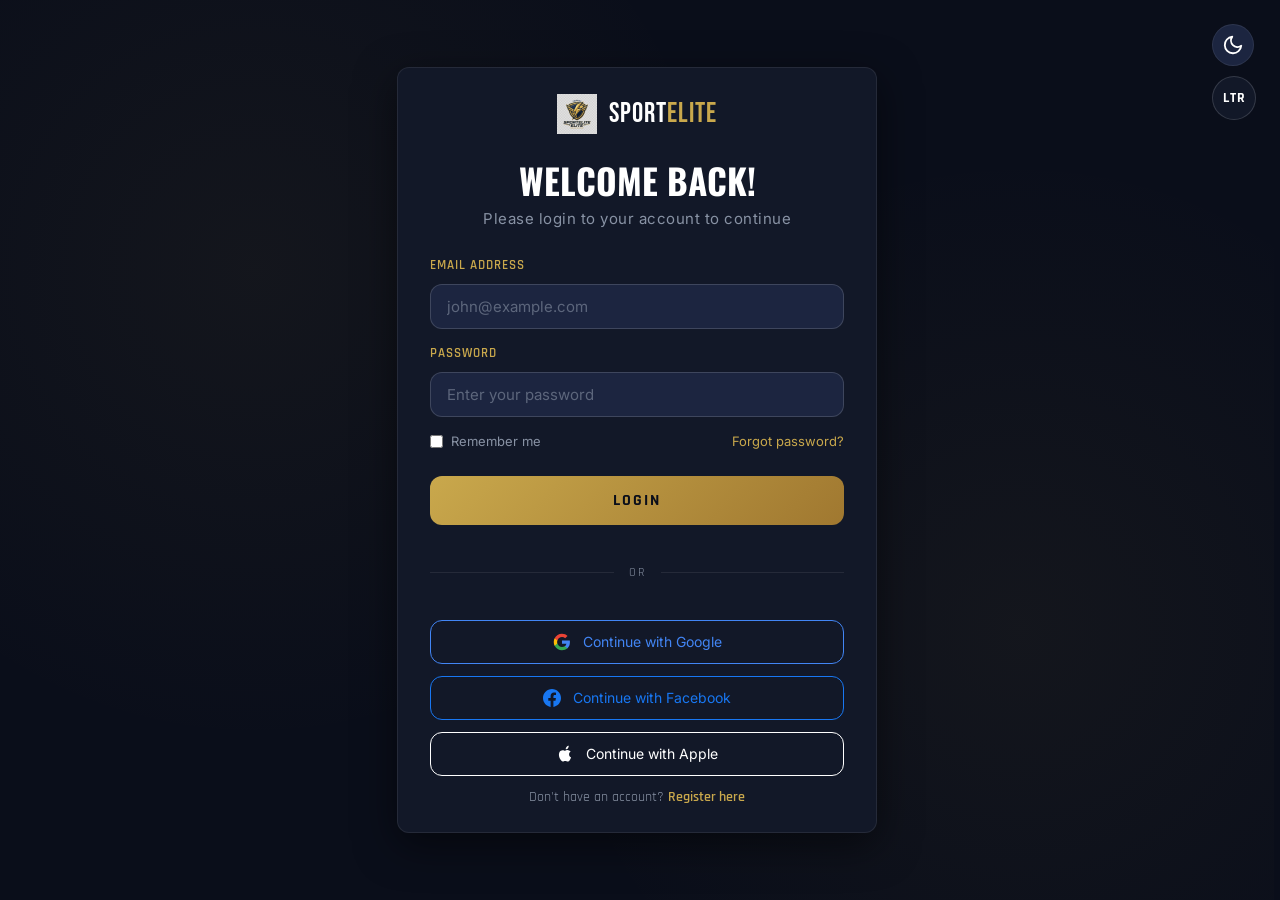
<file: login.html>
<!DOCTYPE html>
<html lang="en" dir="ltr">

<head>
    <meta charset="UTF-8" />
    <meta name="viewport" content="width=device-width, initial-scale=1.0" />
    <meta name="description" content="Welcome back to SportElite. Login to access your premium sports dashboard." />
    <title>Login | SportElite – Premium Sports Equipment</title>
    <!-- Google Fonts -->
    <link rel="preconnect" href="https://fonts.googleapis.com" />
    <link rel="preconnect" href="https://fonts.gstatic.com" crossorigin />
    <link rel="icon" type="image/png" href="images/favicon.png" />
    <link rel="stylesheet" href="css/style.css" />
    <link rel="stylesheet" href="css/auth.css" />
    <script src="js/theme.js"></script>
</head>

<body>

    <div class="globe-btn-wrap" style="display: flex; flex-direction: column; gap: 10px;">
        <button class="theme-toggle" id="theme-toggle" aria-label="Toggle Dark/Light Theme"
            title="Toggle Dark/Light Theme">
            <svg class="sun-icon" xmlns="http://www.w3.org/2000/svg" width="22" height="22" viewBox="0 0 24 24"
                fill="none" stroke="currentColor" stroke-width="2" stroke-linecap="round" stroke-linejoin="round">
                <circle cx="12" cy="12" r="5" />
                <line x1="12" y1="1" x2="12" y2="3" />
                <line x1="12" y1="21" x2="12" y2="23" />
                <line x1="4.22" y1="4.22" x2="5.64" y2="5.64" />
                <line x1="18.36" y1="18.36" x2="19.78" y2="19.78" />
                <line x1="1" y1="12" x2="3" y2="12" />
                <line x1="21" y1="12" x2="23" y2="12" />
                <line x1="4.22" y1="19.78" x2="5.64" y2="18.36" />
                <line x1="18.36" y1="5.64" x2="19.78" y2="4.22" />
            </svg>
            <svg class="moon-icon" xmlns="http://www.w3.org/2000/svg" width="22" height="22" viewBox="0 0 24 24"
                fill="none" stroke="currentColor" stroke-width="2" stroke-linecap="round" stroke-linejoin="round">
                <path d="M21 12.79A9 9 0 1 1 11.21 3 7 7 0 0 0 21 12.79z" />
            </svg>
        </button>
        <button class="globe-btn" id="globe-btn" aria-label="Toggle RTL/LTR direction" title="Toggle RTL/LTR">
            <span class="dir-label" id="dir-label">LTR</span>
        </button>
    </div>

    <div class="auth-container">
        <header class="auth-header">
            <a href="index.html" class="auth-logo">
                <img src="images/logo.png" alt="SportElite Logo" />
                <span>Sport<span>Elite</span></span>
            </a>
            <h2>Welcome Back!</h2>
            <p>Please login to your account to continue</p>
        </header>

        <form class="auth-form" id="login-form">
            <div class="form-group">
                <label for="email">Email Address</label>
                <input type="email" id="email" class="form-input" placeholder="john@example.com" required />
            </div>

            <div class="form-group">
                <label for="password">Password</label>
                <input type="password" id="password" class="form-input" placeholder="Enter your password" required />
            </div>

            <div class="form-options">
                <label class="checkbox-wrap">
                    <input type="checkbox" id="remember" />
                    <span>Remember me</span>
                </label>
                <a href="#" class="forgot-link">Forgot password?</a>
            </div>

            <button type="submit" class="btn-auth">Login</button>

            <div class="auth-divider">
                <span>OR</span>
            </div>

            <div class="social-btns">
                <button type="button" class="btn-social google">
                    <svg class="social-icon" viewBox="0 0 24 24" width="18" height="18" xmlns="http://www.w3.org/2000/svg">
                        <path fill="#4285F4" d="M22.56 12.25c0-.78-.07-1.53-.2-2.25H12v4.26h5.92c-.26 1.37-1.04 2.53-2.21 3.31v2.77h3.57c2.08-1.92 3.28-4.74 3.28-8.09z"/>
                        <path fill="#34A853" d="M12 23c2.97 0 5.46-.98 7.28-2.66l-3.57-2.77c-.98.66-2.23 1.06-3.71 1.06-2.86 0-5.29-1.93-6.16-4.53H2.18v2.84C3.99 20.53 7.7 23 12 23z"/>
                        <path fill="#FBBC05" d="M5.84 14.09c-.22-.66-.35-1.36-.35-2.09s.13-1.43.35-2.09V7.07H2.18C1.43 8.55 1 10.22 1 12s.43 3.45 1.18 4.93l3.66-2.84z"/>
                        <path fill="#EA4335" d="M12 5.38c1.62 0 3.06.56 4.21 1.64l3.15-3.15C17.45 2.09 14.97 1 12 1 7.7 1 3.99 3.47 2.18 7.07l3.66 2.84c.87-2.6 3.3-4.53 6.16-4.53z"/>
                    </svg>
                    <span>Continue with Google</span>
                </button>
                <button type="button" class="btn-social facebook">
                    <svg class="social-icon" viewBox="0 0 24 24" width="18" height="18" xmlns="http://www.w3.org/2000/svg">
                        <path fill="#1877F2" d="M24 12.073c0-6.627-5.373-12-12-12s-12 5.373-12 12c0 5.99 4.388 10.954 10.125 11.854v-8.385H7.078v-3.47h3.047V9.43c0-3.007 1.792-4.669 4.533-4.669 1.312 0 2.686.235 2.686.235v2.953H15.83c-1.491 0-1.956.925-1.956 1.874v2.25h3.328l-.532 3.47h-2.796v8.385C19.612 23.027 24 18.062 24 12.073z"/>
                    </svg>
                    <span>Continue with Facebook</span>
                </button>
                <button type="button" class="btn-social apple">
                    <svg class="social-icon" viewBox="0 0 24 24" width="18" height="18" fill="currentColor" xmlns="http://www.w3.org/2000/svg">
                        <path d="M18.71 19.5c-.83 1.24-1.71 2.45-3.05 2.47-1.34.03-1.77-.79-3.29-.79-1.53 0-2 .77-3.27.82-1.31.05-2.3-1.32-3.14-2.53C4.25 17 2.94 12.45 4.7 9.39c.87-1.52 2.43-2.48 4.12-2.51 1.28-.02 2.5.87 3.29.87.78 0 2.26-1.07 3.81-.91.65.03 2.47.26 3.64 1.98-.09.06-2.17 1.28-2.15 3.81.03 3.02 2.65 4.03 2.68 4.04-.03.07-.42 1.44-1.38 2.83M15.97 4.17c.66-.81 1.11-1.93.99-3.06-1 .04-2.2.67-2.92 1.49-.62.71-1.16 1.85-1.01 2.96 1.12.09 2.27-.57 2.94-1.39z"/>
                    </svg>
                    <span>Continue with Apple</span>
                </button>
            </div>
        </form>

            <div class="auth-footer-embedded" style="text-align: center; margin-top: 10px; font-size: 14px; color: var(--text-muted); font-family: 'Rajdhani', sans-serif;">
                Don't have an account? <a href="register.html" style="color: var(--accent-text); text-decoration: none; font-weight: 600;">Register here</a>
            </div>
    </div>

    <script>
        // RTL Toggle Logic
        const globeBtn = document.getElementById('globe-btn');
        const htmlTag = document.documentElement;

        globeBtn.addEventListener('click', () => {
            if (htmlTag.getAttribute('dir') === 'ltr') {
                htmlTag.setAttribute('dir', 'rtl');
                htmlTag.setAttribute('lang', 'ar');
            } else {
                htmlTag.setAttribute('dir', 'ltr');
                htmlTag.setAttribute('lang', 'en');
            }
        });

        // Form Submission (Mock)
        document.getElementById('login-form').addEventListener('submit', (e) => {
            e.preventDefault();
            alert('Login successful! Redirecting to dashboard...');
            window.location.href = 'user-dashboard.html';
        });
    </script>
    <script src="js/main.js"></script>
</body>

</html>
</file>
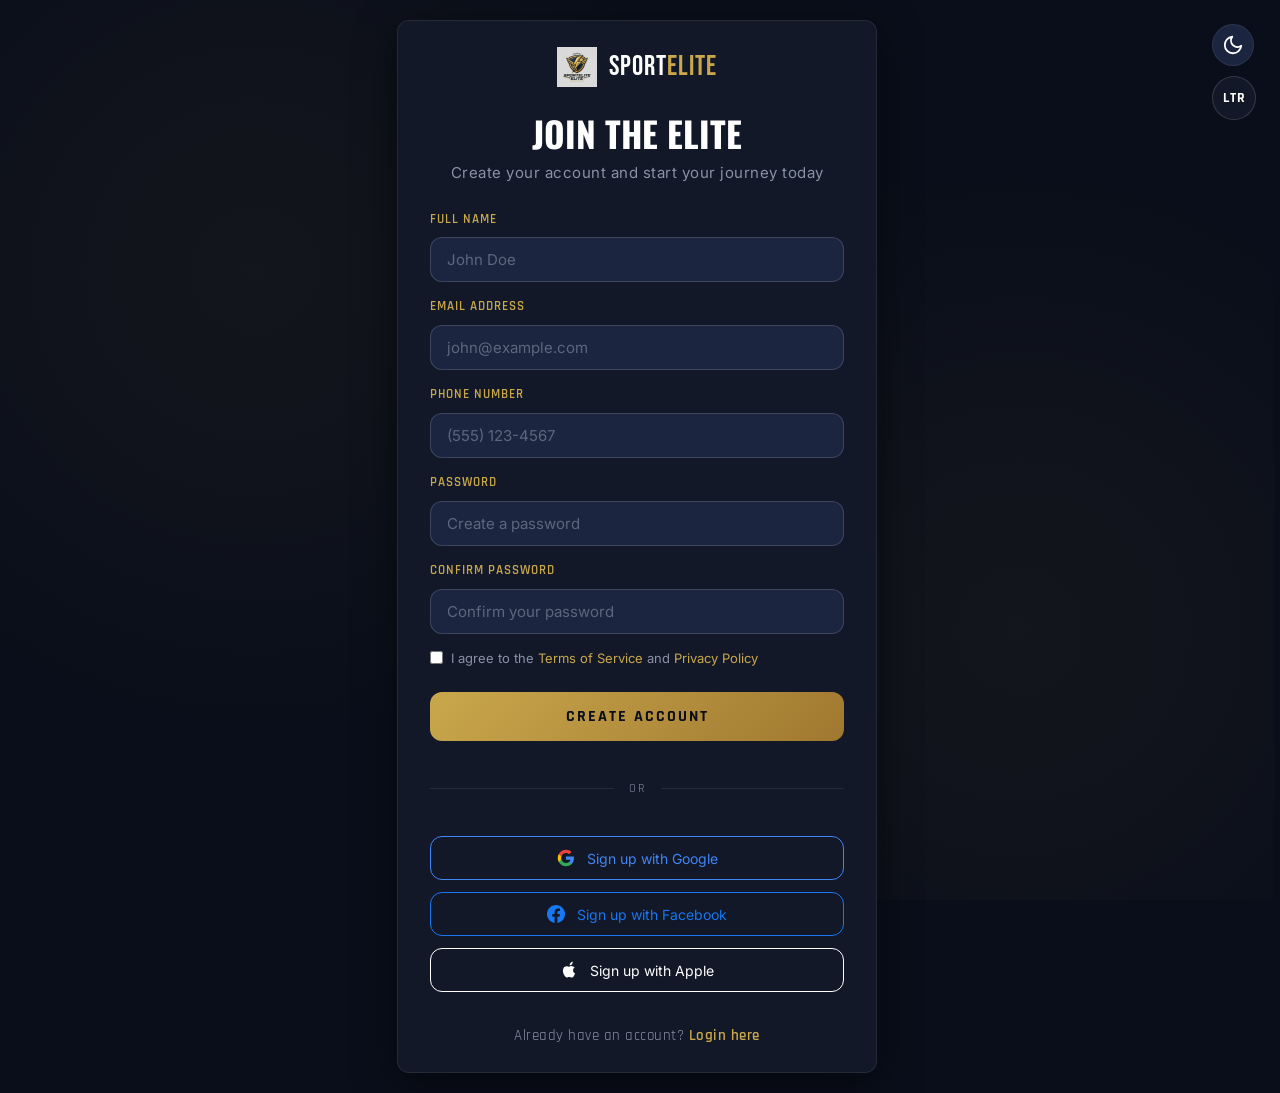
<file: register.html>
<!DOCTYPE html>
<html lang="en" dir="ltr">

<head>
    <meta charset="UTF-8" />
    <meta name="viewport" content="width=device-width, initial-scale=1.0" />
    <meta name="description"
        content="Join SportElite today. Create an account to access elite sports gear and coaching." />
    <title>Register | SportElite – Premium Sports Equipment</title>
    <!-- Google Fonts -->
    <link rel="preconnect" href="https://fonts.googleapis.com" />
    <link rel="preconnect" href="https://fonts.gstatic.com" crossorigin />
    <link rel="icon" type="image/png" href="images/favicon.png" />
    <link rel="stylesheet" href="css/style.css" />
    <link rel="stylesheet" href="css/auth.css" />
    <script src="js/theme.js"></script>
</head>

<body>

    <div class="globe-btn-wrap" style="display: flex; flex-direction: column; gap: 10px;">
        <button class="theme-toggle" id="theme-toggle" aria-label="Toggle Dark/Light Theme"
            title="Toggle Dark/Light Theme">
            <svg class="sun-icon" xmlns="http://www.w3.org/2000/svg" width="22" height="22" viewBox="0 0 24 24"
                fill="none" stroke="currentColor" stroke-width="2" stroke-linecap="round" stroke-linejoin="round">
                <circle cx="12" cy="12" r="5" />
                <line x1="12" y1="1" x2="12" y2="3" />
                <line x1="12" y1="21" x2="12" y2="23" />
                <line x1="4.22" y1="4.22" x2="5.64" y2="5.64" />
                <line x1="18.36" y1="18.36" x2="19.78" y2="19.78" />
                <line x1="1" y1="12" x2="3" y2="12" />
                <line x1="21" y1="12" x2="23" y2="12" />
                <line x1="4.22" y1="19.78" x2="5.64" y2="18.36" />
                <line x1="18.36" y1="5.64" x2="19.78" y2="4.22" />
            </svg>
            <svg class="moon-icon" xmlns="http://www.w3.org/2000/svg" width="22" height="22" viewBox="0 0 24 24"
                fill="none" stroke="currentColor" stroke-width="2" stroke-linecap="round" stroke-linejoin="round">
                <path d="M21 12.79A9 9 0 1 1 11.21 3 7 7 0 0 0 21 12.79z" />
            </svg>
        </button>
        <button class="globe-btn" id="globe-btn" aria-label="Toggle RTL/LTR direction" title="Toggle RTL/LTR">
            <span class="dir-label" id="dir-label">LTR</span>
        </button>
    </div>

    <div class="auth-container">
        <header class="auth-header">
            <a href="index.html" class="auth-logo">
                <img src="images/logo.png" alt="SportElite Logo" />
                <span>Sport<span>Elite</span></span>
            </a>
            <h2>Join the Elite</h2>
            <p>Create your account and start your journey today</p>
        </header>

        <form class="auth-form" id="register-form">
            <div class="form-group">
                <label for="fullname">Full Name</label>
                <input type="text" id="fullname" class="form-input" placeholder="John Doe" required />
            </div>

            <div class="form-group">
                <label for="email">Email Address</label>
                <input type="email" id="email" class="form-input" placeholder="john@example.com" required />
            </div>

            <div class="form-group">
                <label for="phone">Phone Number</label>
                <input type="tel" id="phone" class="form-input" placeholder="(555) 123-4567" required />
            </div>

            <div class="form-group">
                <label for="password">Password</label>
                <input type="password" id="password" class="form-input" placeholder="Create a password" required />
            </div>

            <div class="form-group">
                <label for="confirm-password">Confirm Password</label>
                <input type="password" id="confirm-password" class="form-input" placeholder="Confirm your password"
                    required />
            </div>

            <div class="form-options">
                <label class="checkbox-wrap">
                    <input type="checkbox" id="terms" required />
                    <span>I agree to the <a href="#" class="forgot-link">Terms of Service</a> and <a href="#"
                            class="forgot-link">Privacy Policy</a></span>
                </label>
            </div>

            <button type="submit" class="btn-auth">Create Account</button>

            <div class="auth-divider">
                <span>OR</span>
            </div>

            <div class="social-btns">
                <button type="button" class="btn-social google">
                    <svg class="social-icon" viewBox="0 0 24 24" width="18" height="18" xmlns="http://www.w3.org/2000/svg">
                        <path fill="#4285F4" d="M22.56 12.25c0-.78-.07-1.53-.2-2.25H12v4.26h5.92c-.26 1.37-1.04 2.53-2.21 3.31v2.77h3.57c2.08-1.92 3.28-4.74 3.28-8.09z"/>
                        <path fill="#34A853" d="M12 23c2.97 0 5.46-.98 7.28-2.66l-3.57-2.77c-.98.66-2.23 1.06-3.71 1.06-2.86 0-5.29-1.93-6.16-4.53H2.18v2.84C3.99 20.53 7.7 23 12 23z"/>
                        <path fill="#FBBC05" d="M5.84 14.09c-.22-.66-.35-1.36-.35-2.09s.13-1.43.35-2.09V7.07H2.18C1.43 8.55 1 10.22 1 12s.43 3.45 1.18 4.93l3.66-2.84z"/>
                        <path fill="#EA4335" d="M12 5.38c1.62 0 3.06.56 4.21 1.64l3.15-3.15C17.45 2.09 14.97 1 12 1 7.7 1 3.99 3.47 2.18 7.07l3.66 2.84c.87-2.6 3.3-4.53 6.16-4.53z"/>
                    </svg>
                    <span>Sign up with Google</span>
                </button>
                <button type="button" class="btn-social facebook">
                    <svg class="social-icon" viewBox="0 0 24 24" width="18" height="18" xmlns="http://www.w3.org/2000/svg">
                        <path fill="#1877F2" d="M24 12.073c0-6.627-5.373-12-12-12s-12 5.373-12 12c0 5.99 4.388 10.954 10.125 11.854v-8.385H7.078v-3.47h3.047V9.43c0-3.007 1.792-4.669 4.533-4.669 1.312 0 2.686.235 2.686.235v2.953H15.83c-1.491 0-1.956.925-1.956 1.874v2.25h3.328l-.532 3.47h-2.796v8.385C19.612 23.027 24 18.062 24 12.073z"/>
                    </svg>
                    <span>Sign up with Facebook</span>
                </button>
                <button type="button" class="btn-social apple">
                    <svg class="social-icon" viewBox="0 0 24 24" width="18" height="18" fill="currentColor" xmlns="http://www.w3.org/2000/svg">
                        <path d="M18.71 19.5c-.83 1.24-1.71 2.45-3.05 2.47-1.34.03-1.77-.79-3.29-.79-1.53 0-2 .77-3.27.82-1.31.05-2.3-1.32-3.14-2.53C4.25 17 2.94 12.45 4.7 9.39c.87-1.52 2.43-2.48 4.12-2.51 1.28-.02 2.5.87 3.29.87.78 0 2.26-1.07 3.81-.91.65.03 2.47.26 3.64 1.98-.09.06-2.17 1.28-2.15 3.81.03 3.02 2.65 4.03 2.68 4.04-.03.07-.42 1.44-1.38 2.83M15.97 4.17c.66-.81 1.11-1.93.99-3.06-1 .04-2.2.67-2.92 1.49-.62.71-1.16 1.85-1.01 2.96 1.12.09 2.27-.57 2.94-1.39z"/>
                    </svg>
                    <span>Sign up with Apple</span>
                </button>
            </div>
        </form>

        <footer class="auth-footer">
            Already have an account? <a href="login.html">Login here</a>
        </footer>
    </div>

    <script>
        // RTL Toggle Logic
        const globeBtn = document.getElementById('globe-btn');
        const htmlTag = document.documentElement;

        globeBtn.addEventListener('click', () => {
            if (htmlTag.getAttribute('dir') === 'ltr') {
                htmlTag.setAttribute('dir', 'rtl');
                htmlTag.setAttribute('lang', 'ar');
            } else {
                htmlTag.setAttribute('dir', 'ltr');
                htmlTag.setAttribute('lang', 'en');
            }
        });

        // Form Submission (Mock)
        document.getElementById('register-form').addEventListener('submit', (e) => {
            e.preventDefault();
            const pass = document.getElementById('password').value;
            const confirm = document.getElementById('confirm-password').value;

            if (pass !== confirm) {
                alert('Passwords do not match!');
                return;
            }

            alert('Account created successfully! Redirecting to login...');
            window.location.href = 'login.html';
        });
    </script>
    <script src="js/main.js"></script>
</body>

</html>
</file>
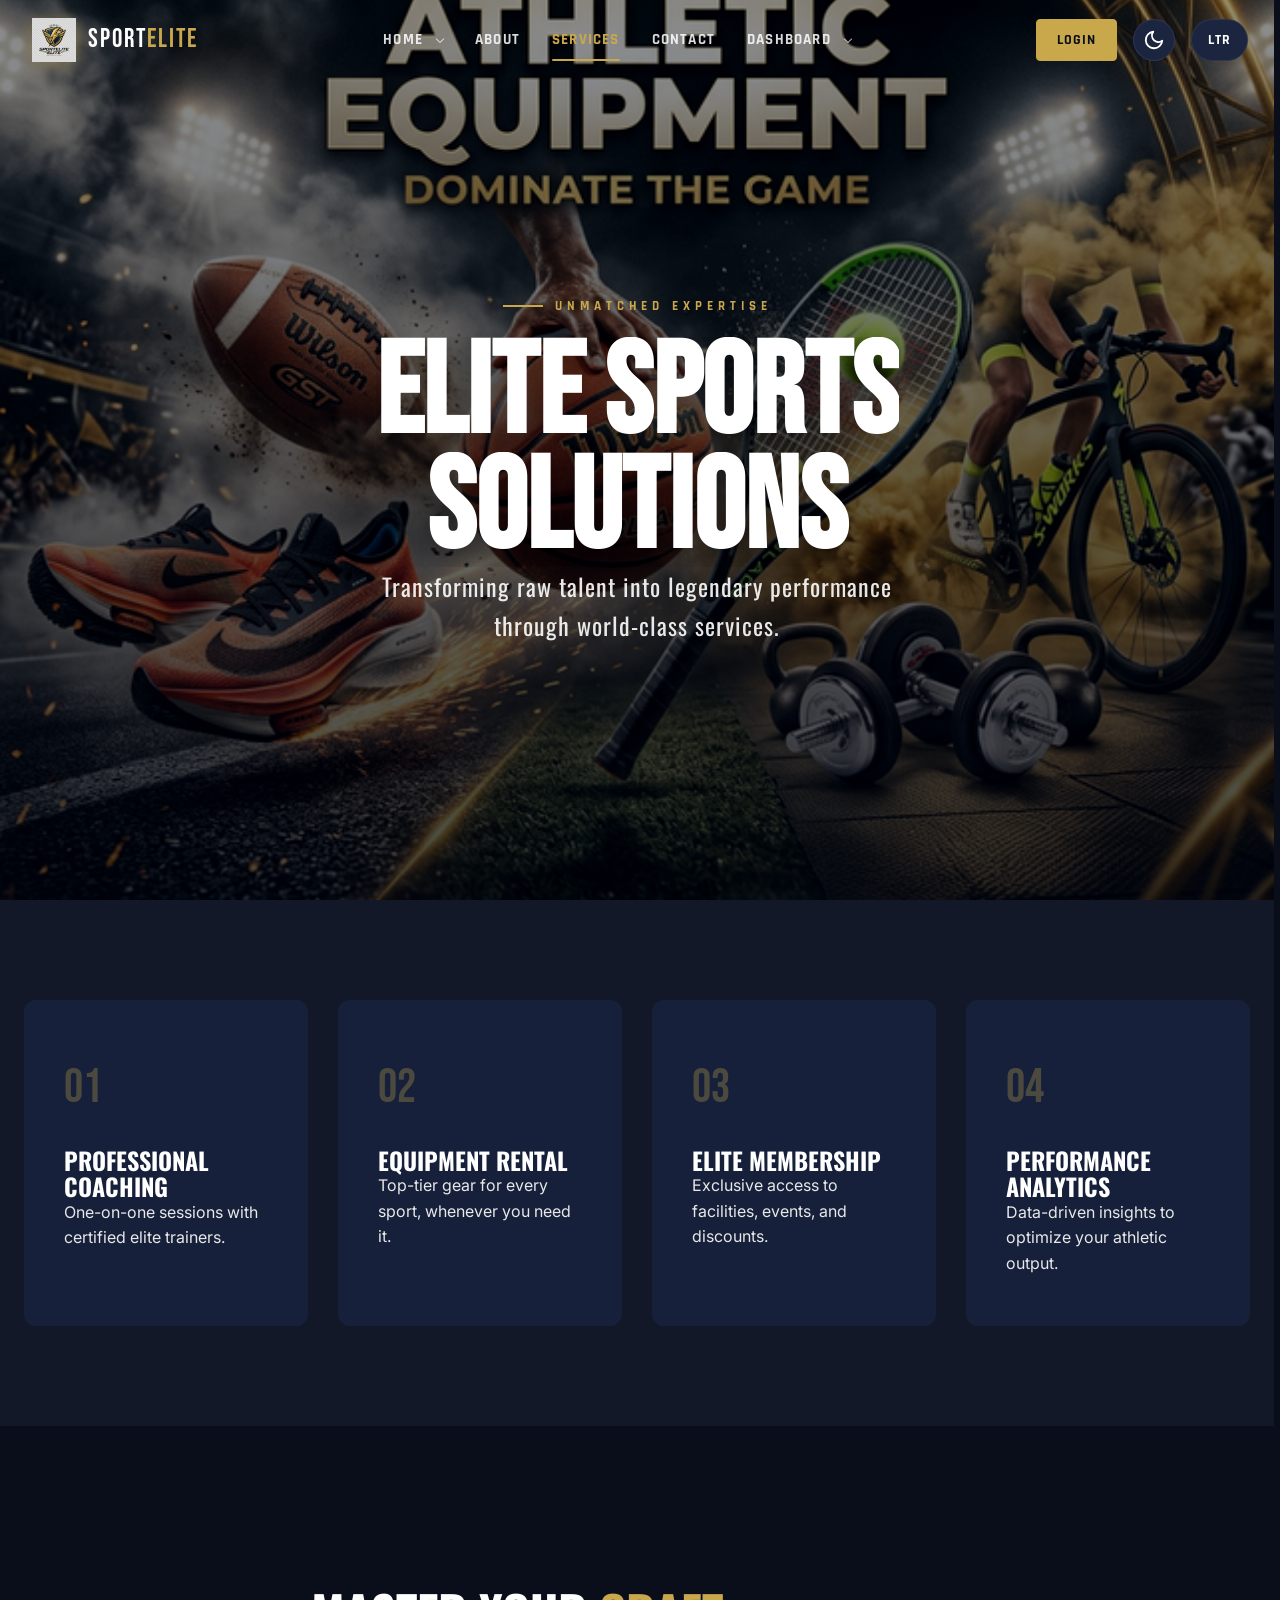
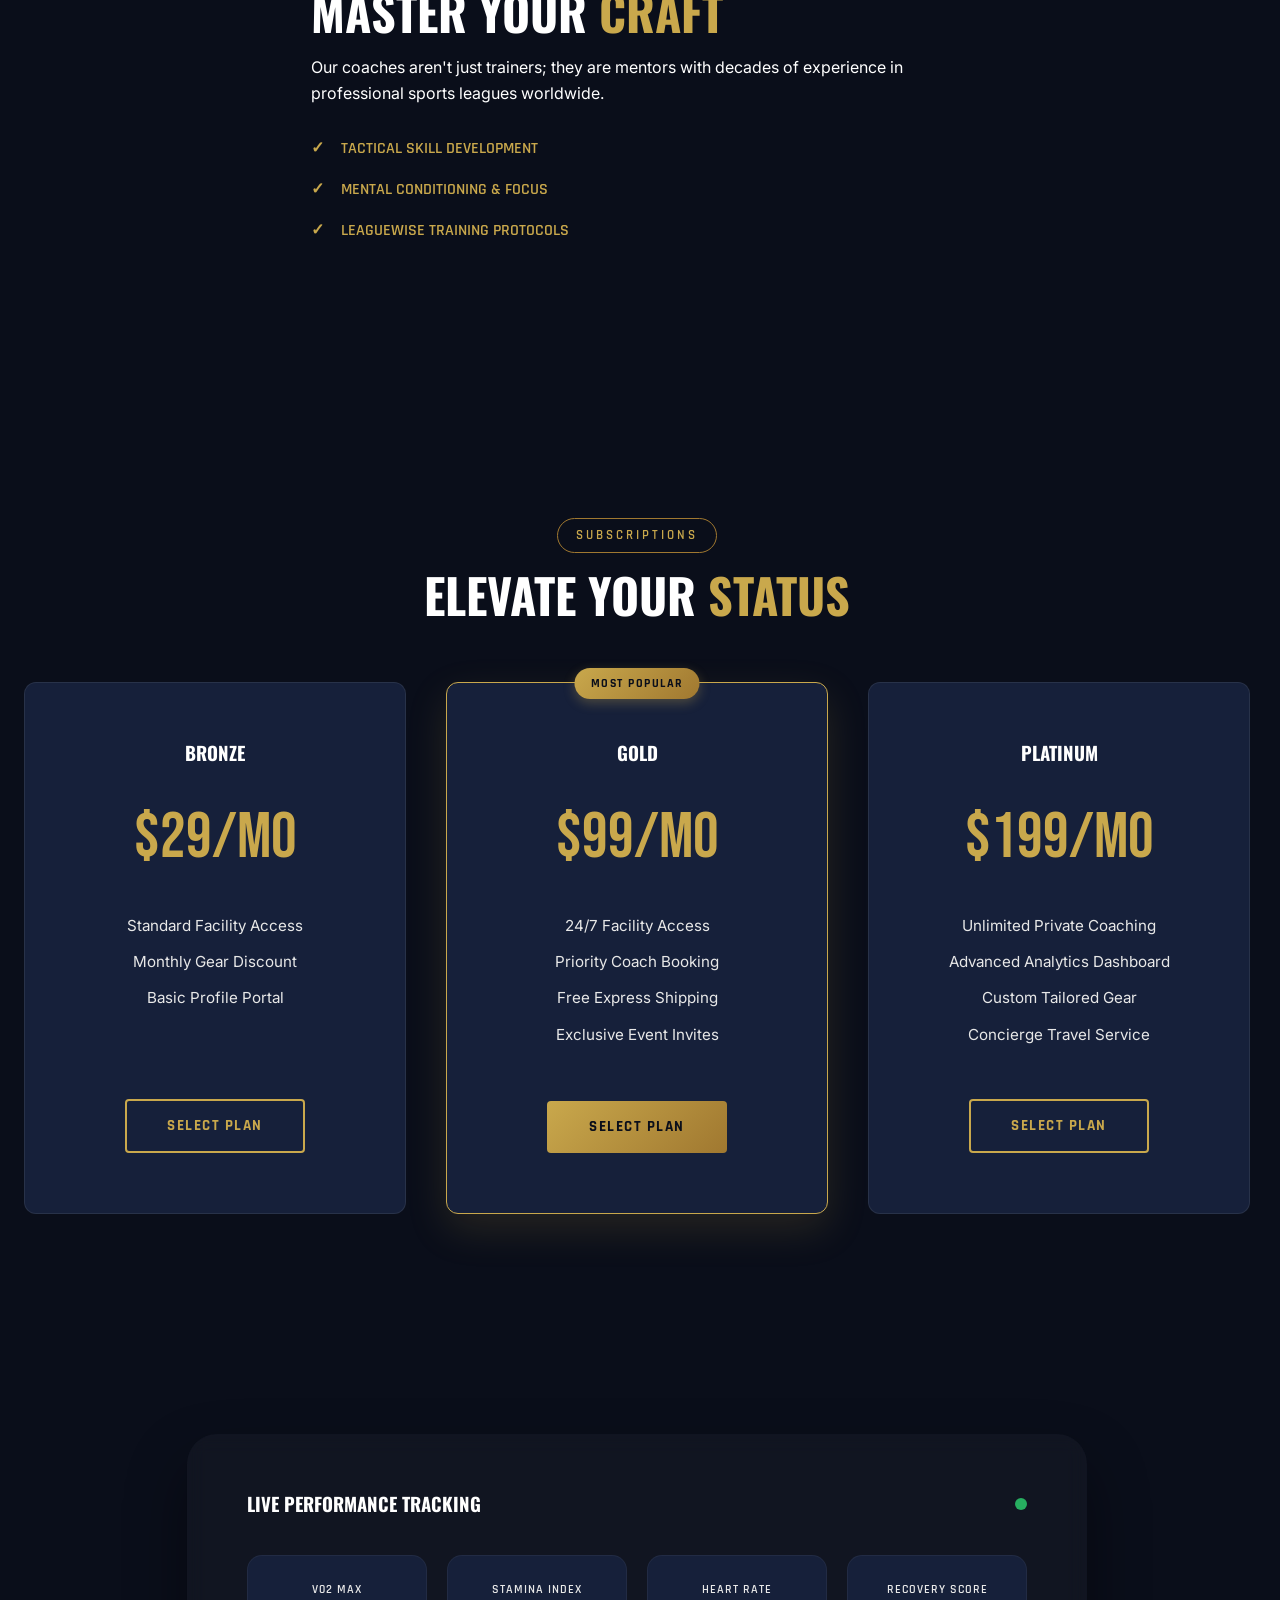
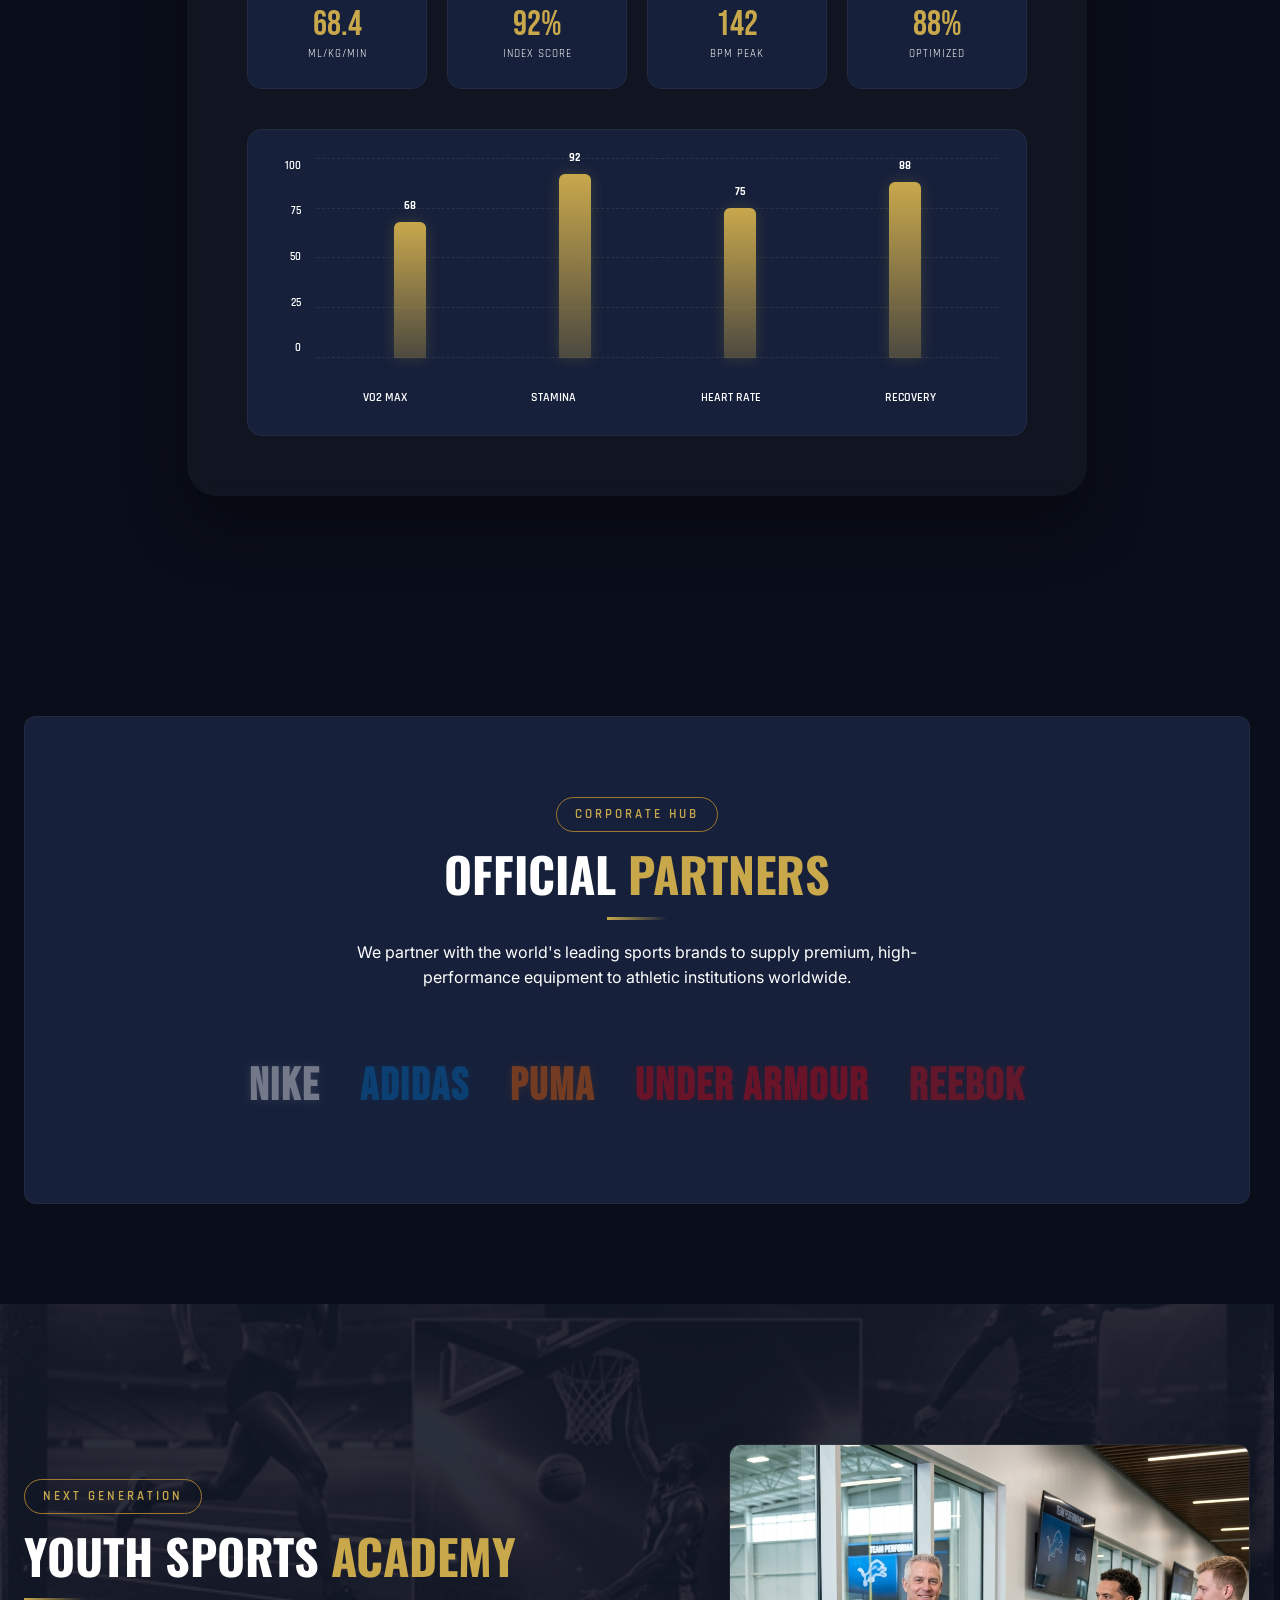
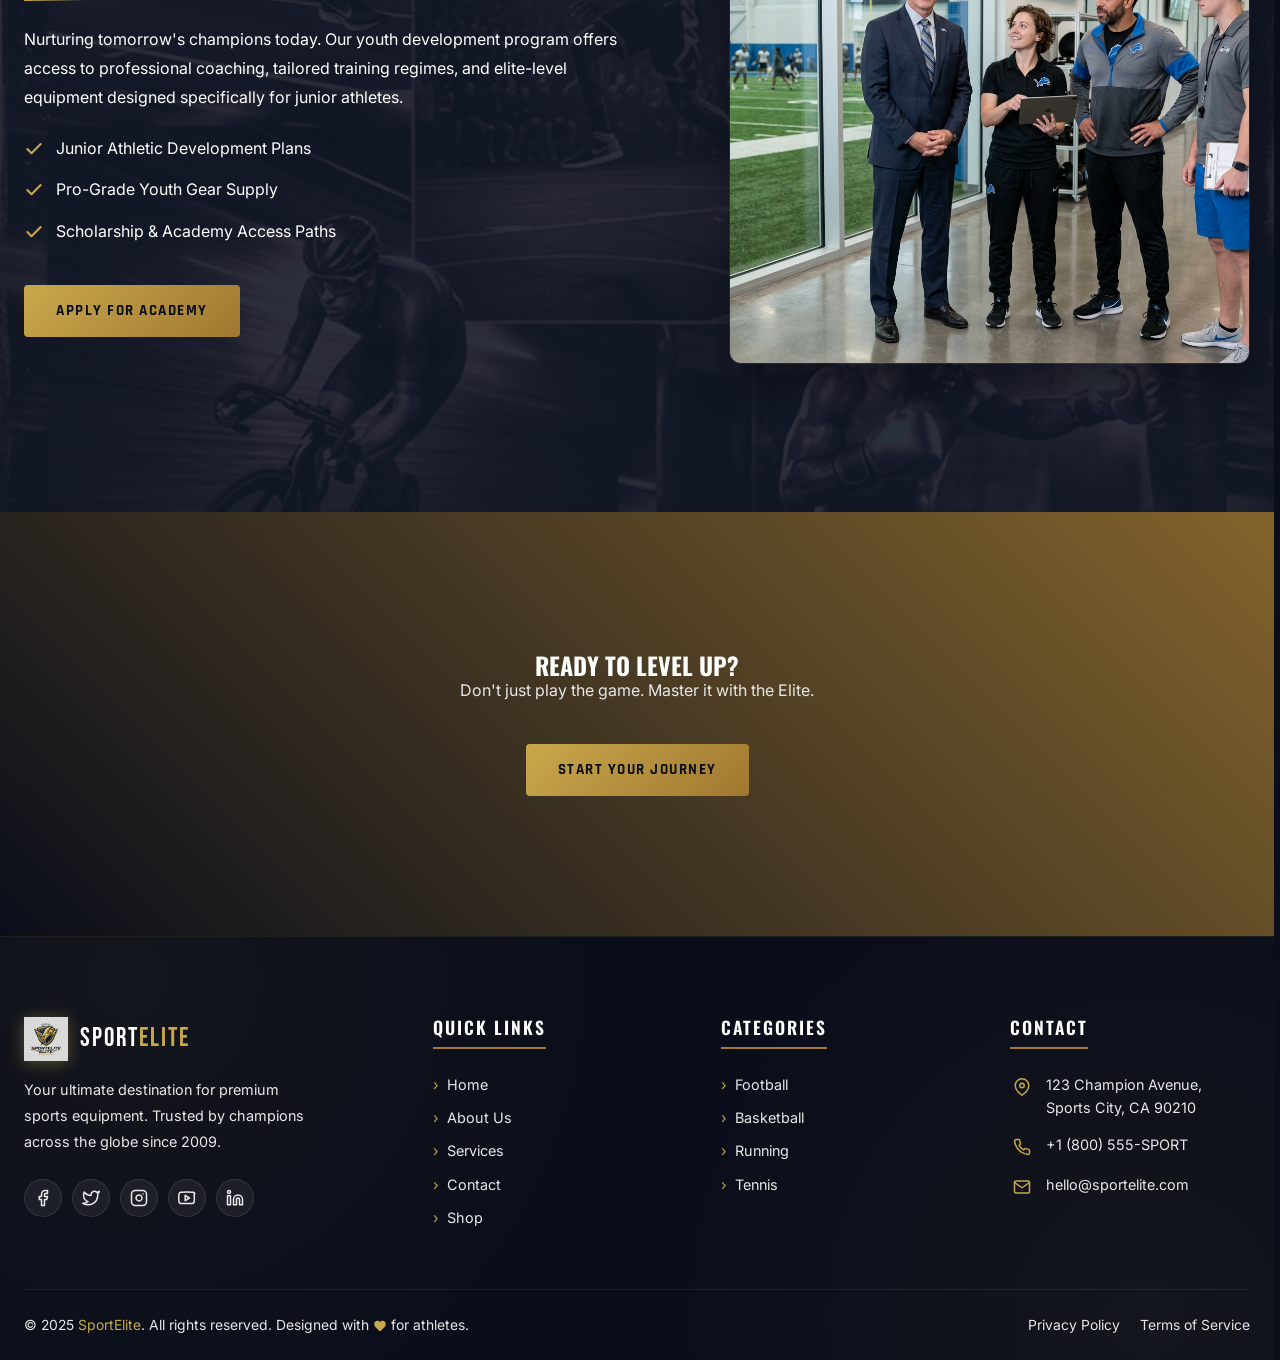
<file: services.html>
<!DOCTYPE html>
<html lang="en" dir="ltr">

<head>
    <meta charset="UTF-8" />
    <meta name="viewport" content="width=device-width, initial-scale=1.0" />
    <meta name="description"
        content="Discover our elite world-class sports services – coaching, rental, membership, analytics, and more." />
    <title>Services | SportElite – Premium Sports Equipment & Coaching</title>
    <!-- Google Fonts -->
    <link rel="preconnect" href="https://fonts.googleapis.com" />
    <link rel="preconnect" href="https://fonts.gstatic.com" crossorigin />
    <link
        href="https://fonts.googleapis.com/css2?family=Bebas+Neue&family=Oswald:wght@400;500;600;700&family=Rajdhani:wght@400;500;600;700&family=Inter:wght@300;400;500;600&display=swap"
        rel="stylesheet" />
    <link rel="icon" type="image/png" href="images/favicon.png" />
    <link rel="stylesheet" href="css/style.css" />
  <script src="js/theme.js"></script>
</head>

<body class="services-page">

    <!-- ════ Header (Shared) ════ -->
    <header id="header">
        <div class="header-inner">
            <a href="index.html" class="logo">
                <img src="images/logo.png" alt="SportElite Logo" />
                <span class="logo-text">Sport<span>Elite</span></span>
            </a>
            <nav class="main-nav" aria-label="Main navigation">
                <div class="nav-item">
                    <a href="index.html" class="nav-link">Home <span class="arrow"></span></a>
                    <div class="dropdown">
                        <a href="index.html">Home 1</a>
                        <a href="index2.html">Home 2</a>
                    </div>
                </div>
                <div class="nav-item"><a href="about.html" class="nav-link">About</a></div>
                <div class="nav-item"><a href="services.html" class="nav-link active">Services</a></div>
                <div class="nav-item"><a href="contact.html" class="nav-link">Contact</a></div>
                <div class="nav-item">
                    <a href="#" class="nav-link">Dashboard <span class="arrow"></span></a>
                    <div class="dropdown">
                        <a href="user-dashboard.html">User Dashboard</a>
                        <a href="admin-dashboard.html">Admin Dashboard</a>
                    </div>
                </div>
            </nav>
            <div class="header-actions">
                <a href="login.html" class="login-btn">Login</a>
                <button class="theme-toggle" id="theme-toggle" aria-label="Toggle Dark/Light Theme" title="Toggle Dark/Light Theme">
                    <svg class="sun-icon" xmlns="http://www.w3.org/2000/svg" width="22" height="22" viewBox="0 0 24 24" fill="none" stroke="currentColor" stroke-width="2" stroke-linecap="round" stroke-linejoin="round"><circle cx="12" cy="12" r="5" /><line x1="12" y1="1" x2="12" y2="3" /><line x1="12" y1="21" x2="12" y2="23" /><line x1="4.22" y1="4.22" x2="5.64" y2="5.64" /><line x1="18.36" y1="18.36" x2="19.78" y2="19.78" /><line x1="1" y1="12" x2="3" y2="12" /><line x1="21" y1="12" x2="23" y2="12" /><line x1="4.22" y1="19.78" x2="5.64" y2="18.36" /><line x1="18.36" y1="5.64" x2="19.78" y2="4.22" /></svg>
                    <svg class="moon-icon" xmlns="http://www.w3.org/2000/svg" width="22" height="22" viewBox="0 0 24 24" fill="none" stroke="currentColor" stroke-width="2" stroke-linecap="round" stroke-linejoin="round"><path d="M21 12.79A9 9 0 1 1 11.21 3 7 7 0 0 0 21 12.79z" /></svg>
                </button>
                <button class="globe-btn" id="globe-btn" aria-label="Toggle RTL/LTR direction" title="Toggle RTL/LTR">
                    <span class="dir-label" id="dir-label">LTR</span>
                </button>
                <button class="hamburger" id="hamburger" aria-label="Open menu" aria-expanded="false">
                    <span></span><span></span><span></span>
                </button>
            </div>
        </div>
    </header>

    <!-- Mobile Nav -->
    <div class="mobile-overlay" id="mobile-overlay"></div>
    <nav class="mobile-nav" id="mobile-nav" aria-label="Mobile navigation">
        <div class="mobile-nav-item">
            <span class="mobile-nav-link" data-toggle="#mob-home-dd">Home <span class="arrow"></span></span>
            <div class="mobile-dropdown" id="mob-home-dd">
                <a href="index.html">Home 1</a>
                <a href="index2.html">Home 2</a>
            </div>
        </div>
        <div class="mobile-nav-item"><a href="about.html" class="mobile-nav-link">About</a></div>
        <div class="mobile-nav-item"><a href="services.html" class="mobile-nav-link active">Services</a></div>
        <div class="mobile-nav-item"><a href="contact.html" class="mobile-nav-link">Contact</a></div>
        <div class="mobile-nav-item">
            <span class="mobile-nav-link" data-toggle="#mob-dash-dd">Dashboard <span class="arrow"></span></span>
            <div class="mobile-dropdown" id="mob-dash-dd">
                <a href="user-dashboard.html">User Dashboard</a>
                <a href="admin-dashboard.html">Admin Dashboard</a>
            </div>
        </div>
        <div class="mobile-nav-item" style="border-bottom: none;">
            <a href="login.html" class="mobile-login-btn">Login</a>
        </div>

        <div class="mobile-nav-controls">
            <button class="theme-toggle" aria-label="Toggle Dark/Light Theme" title="Toggle Dark/Light Theme">
                <svg class="sun-icon" xmlns="http://www.w3.org/2000/svg" width="22" height="22" viewBox="0 0 24 24" fill="none" stroke="currentColor" stroke-width="2" stroke-linecap="round" stroke-linejoin="round"><circle cx="12" cy="12" r="5" /><line x1="12" y1="1" x2="12" y2="3" /><line x1="12" y1="21" x2="12" y2="23" /><line x1="4.22" y1="4.22" x2="5.64" y2="5.64" /><line x1="18.36" y1="18.36" x2="19.78" y2="19.78" /><line x1="1" y1="12" x2="3" y2="12" /><line x1="21" y1="12" x2="23" y2="12" /><line x1="4.22" y1="19.78" x2="5.64" y2="18.36" /><line x1="18.36" y1="5.64" x2="19.78" y2="4.22" /></svg>
                <svg class="moon-icon" xmlns="http://www.w3.org/2000/svg" width="22" height="22" viewBox="0 0 24 24" fill="none" stroke="currentColor" stroke-width="2" stroke-linecap="round" stroke-linejoin="round"><path d="M21 12.79A9 9 0 1 1 11.21 3 7 7 0 0 0 21 12.79z" /></svg>
            </button>
            <button class="globe-btn" aria-label="Toggle RTL/LTR direction" title="Toggle RTL/LTR">
                <span class="dir-label">LTR</span>
            </button>
        </div>
    </nav>

    <main>
        <!-- 1. Hero Section -->
        <section class="services-hero" id="hero">
            <div class="hero-bg-kinetic"></div>
            <div class="container hero-content">
                <div class="reveal from-bottom">
                    <span class="hero-eyebrow">UNMATCHED EXPERTISE</span>
                    <h1 class="hero-title-split">
                        <span class="line">ELITE SPORTS</span>
                        <span class="line gold">SOLUTIONS</span>
                    </h1>
                    <p class="hero-subtitle">Transforming raw talent into legendary performance through world-class
                        services.</p>
                </div>
            </div>
        </section>

        <!-- 2. Core Service Grid -->
        <section class="services-overview reveal" id="overview">
            <div class="container">
                <div class="service-grid">
                    <div class="service-card reveal" data-tilt>
                        <div class="service-tag">01</div>
                        <h2>Professional Coaching</h2>
                        <p>One-on-one sessions with certified elite trainers.</p>
                        <div class="card-glow"></div>
                    </div>
                    <div class="service-card reveal reveal-delay-1" data-tilt>
                        <div class="service-tag">02</div>
                        <h2>Equipment Rental</h2>
                        <p>Top-tier gear for every sport, whenever you need it.</p>
                        <div class="card-glow"></div>
                    </div>
                    <div class="service-card reveal reveal-delay-2" data-tilt>
                        <div class="service-tag">03</div>
                        <h2>Elite Membership</h2>
                        <p>Exclusive access to facilities, events, and discounts.</p>
                        <div class="card-glow"></div>
                    </div>
                    <div class="service-card reveal reveal-delay-3" data-tilt>
                        <div class="service-tag">04</div>
                        <h2>Performance Analytics</h2>
                        <p>Data-driven insights to optimize your athletic output.</p>
                        <div class="card-glow"></div>
                    </div>
                </div>
            </div>
        </section>

        <!-- 3. Elite Coaching Section -->
        <section class="services-coaching" id="coaching">
            <div class="parallax-bg" style="background-image: url('images/hero-banner.png');"></div>
            <div class="container coaching-content">
                <div class="reveal from-left">
                    <h2 class="section-title white">Master Your <span>Craft</span></h2>
                    <p>Our coaches aren't just trainers; they are mentors with decades of experience in professional
                        sports leagues worldwide.</p>
                    <ul class="coaching-list">
                        <li>Tactical Skill Development</li>
                        <li>Mental Conditioning & Focus</li>
                        <li>Leaguewise Training Protocols</li>
                    </ul>
                </div>
            </div>
        </section>

        <!-- 5. Membership Tiers -->
        <section class="services-pricing" id="membership">
            <div class="container">
                <div class="section-header">
                    <span class="section-tag">Subscriptions</span>
                    <h2 class="section-title">Elevate Your <span>Status</span></h2>
                </div>
                <div class="pricing-grid">
                    <div class="price-tier reveal">
                        <h3>Bronze</h3>
                        <div class="price">$29<span>/mo</span></div>
                        <ul>
                            <li>Standard Facility Access</li>
                            <li>Monthly Gear Discount</li>
                            <li>Basic Profile Portal</li>
                        </ul>
                        <a href="#" class="btn-outline">Select Plan</a>
                    </div>
                    <div class="price-tier reveal reveal-delay-1 featured">
                        <span class="popular-badge">Most Popular</span>
                        <h3>Gold</h3>
                        <div class="price">$99<span>/mo</span></div>
                        <ul>
                            <li>24/7 Facility Access</li>
                            <li>Priority Coach Booking</li>
                            <li>Free Express Shipping</li>
                            <li>Exclusive Event Invites</li>
                        </ul>
                        <a href="#" class="btn-primary">Select Plan</a>
                    </div>
                    <div class="price-tier reveal reveal-delay-2">
                        <h3>Platinum</h3>
                        <div class="price">$199<span>/mo</span></div>
                        <ul>
                            <li>Unlimited Private Coaching</li>
                            <li>Advanced Analytics Dashboard</li>
                            <li>Custom Tailored Gear</li>
                            <li>Concierge Travel Service</li>
                        </ul>
                        <a href="#" class="btn-outline">Select Plan</a>
                    </div>
                </div>
            </div>
        </section>

        <!-- 7. Pro Analytics (Dashboard interface) -->
        <section class="services-analytics" id="analytics">
            <div class="container">
                <div class="analytics-glass-container reveal">
                    <div class="dashboard-header">
                        <h3>Live Performance Tracking</h3>
                        <div class="pulse-indicator"></div>
                    </div>
                    <div class="vitals-grid">
                        <div class="vital-card">
                            <span class="v-label">V02 Max</span>
                            <span class="v-value">68.4</span>
                            <span class="v-unit">ml/kg/min</span>
                        </div>
                        <div class="vital-card">
                            <span class="v-label">Stamina Index</span>
                            <span class="v-value">92%</span>
                            <span class="v-unit">Index Score</span>
                        </div>
                        <div class="vital-card">
                            <span class="v-label">Heart Rate</span>
                            <span class="v-value">142</span>
                            <span class="v-unit">bpm Peak</span>
                        </div>
                        <div class="vital-card">
                            <span class="v-label">Recovery Score</span>
                            <span class="v-value">88%</span>
                            <span class="v-unit">Optimized</span>
                        </div>
                    </div>
                    <div class="analytics-chart-container">
                        <div class="chart-main">
                            <div class="chart-y-axis">
                                <span>100</span>
                                <span>75</span>
                                <span>50</span>
                                <span>25</span>
                                <span>0</span>
                            </div>
                            <div class="chart-grid-area">
                                <div class="chart-grid-lines">
                                    <div class="chart-grid-line"></div>
                                    <div class="chart-grid-line"></div>
                                    <div class="chart-grid-line"></div>
                                    <div class="chart-grid-line"></div>
                                    <div class="chart-grid-line"></div>
                                </div>
                                <div class="chart-bars">
                                    <div class="chart-bar-wrapper">
                                        <div class="bar reveal-expand" style="height: 68%" data-value="68"></div>
                                    </div>
                                    <div class="chart-bar-wrapper">
                                        <div class="bar reveal-expand" style="height: 92%" data-value="92"></div>
                                    </div>
                                    <div class="chart-bar-wrapper">
                                        <div class="bar reveal-expand" style="height: 75%" data-value="75"></div>
                                    </div>
                                    <div class="chart-bar-wrapper">
                                        <div class="bar reveal-expand" style="height: 88%" data-value="88"></div>
                                    </div>
                                </div>
                            </div>
                        </div>
                        <div style="display: flex;">
                            <div style="width: 25px;"></div>
                            <div style="flex-grow: 1;" class="chart-x-axis">
                                <span class="chart-x-label">VO2 Max</span>
                                <span class="chart-x-label">Stamina</span>
                                <span class="chart-x-label">Heart Rate</span>
                                <span class="chart-x-label">Recovery</span>
                            </div>
                        </div>
                    </div>
                </div>
            </div>
        </section>

        <!-- 11. Corporate Hub -->
        <section class="services-corporate" id="corporate">
            <div class="container">
                <div class="corp-box reveal">
                    <div class="section-header center">
                        <span class="section-tag">Corporate Hub</span>
                        <h2 class="section-title">Official <span>Partners</span></h2>
                        <div class="gold-line"></div>
                        <p style="color:var(--gray); max-width:600px; margin:20px auto 0;">We partner with the world's leading sports brands to supply premium, high-performance equipment to athletic institutions worldwide.</p>
                    </div>
                    <div class="corp-logos">
                        <div class="corp-logo nike" title="Nike">Nike</div>
                        <div class="corp-logo adidas" title="Adidas">Adidas</div>
                        <div class="corp-logo puma" title="Puma">Puma</div>
                        <div class="corp-logo under-armour" title="Under Armour">Under Armour</div>
                        <div class="corp-logo reebok" title="Reebok">Reebok</div>
                    </div>
                </div>
            </div>
        </section>

        <!-- 12. Youth Academy -->
        <section class="services-youth" id="youth">
            <div class="motion-bg"></div>
            <div class="container">
                <div class="youth-split">
                    <div class="youth-content reveal">
                        <span class="section-tag">Next Generation</span>
                        <h2 class="section-title">Youth Sports <span>Academy</span></h2>
                        <div class="gold-line" style="margin-left: 0;"></div>
                        <p style="color:var(--gray); margin:24px 0; line-height: 1.8;">Nurturing tomorrow's champions today. Our youth development program offers access to professional coaching, tailored training regimes, and elite-level equipment designed specifically for junior athletes.</p>
                        <ul style="list-style: none; padding: 0; margin: 0 0 40px; display: flex; flex-direction: column; gap: 16px;">
                            <li style="display:flex; align-items:center; gap:12px; color:var(--text-primary);">
                                <svg width="20" height="20" viewBox="0 0 24 24" fill="none" stroke="var(--gold)" stroke-width="2.5" stroke-linecap="round" stroke-linejoin="round"><path d="M20 6 9 17l-5-5"/></svg>
                                Junior Athletic Development Plans
                            </li>
                            <li style="display:flex; align-items:center; gap:12px; color:var(--text-primary);">
                                <svg width="20" height="20" viewBox="0 0 24 24" fill="none" stroke="var(--gold)" stroke-width="2.5" stroke-linecap="round" stroke-linejoin="round"><path d="M20 6 9 17l-5-5"/></svg>
                                Pro-Grade Youth Gear Supply
                            </li>
                            <li style="display:flex; align-items:center; gap:12px; color:var(--text-primary);">
                                <svg width="20" height="20" viewBox="0 0 24 24" fill="none" stroke="var(--gold)" stroke-width="2.5" stroke-linecap="round" stroke-linejoin="round"><path d="M20 6 9 17l-5-5"/></svg>
                                Scholarship & Academy Access Paths
                            </li>
                        </ul>
                        <a href="contact.html" class="btn-primary">Apply for Academy</a>
                    </div>
                    <div class="youth-visual reveal reveal-delay-1">
                        <img src="images/sports-team-pro.png" class="side-img" alt="Youth Sports Academy Training" />
                    </div>
                </div>
            </div>
        </section>

        <!-- 15. Final CTA -->
        <section class="services-cta" id="cta">
            <div class="cta-mesh-bg"></div>
            <div class="container">
                <div class="reveal from-bottom">
                    <h2>READY TO LEVEL UP?</h2>
                    <p>Don't just play the game. Master it with the Elite.</p>
                    <div style="margin-top: 40px;">
                        <a href="contact.html" class="btn-primary magnetic">Start Your Journey</a>
                    </div>
                </div>
            </div>
        </section>
    </main>

    <!-- ════ Footer (Shared) ════ -->
    <footer id="footer" class="reveal">
        <div class="container">
            <div class="footer-grid">
                <div class="footer-brand">
                    <a href="index.html" class="logo">
                        <img src="images/logo.png" alt="SportElite" />
                        <span class="logo-text">Sport<span>Elite</span></span>
                    </a>
                    <p>Your ultimate destination for premium sports equipment. Trusted by champions across the globe
                        since 2009.</p>
                    <div class="footer-socials">
                        <a href="#" class="social-link" aria-label="Facebook"><svg viewBox="0 0 24 24" fill="none"
                                stroke="currentColor" stroke-width="2" stroke-linecap="round" stroke-linejoin="round">
                                <path d="M18 2h-3a5 5 0 0 0-5 5v3H7v4h3v8h4v-8h3l1-4h-4V7a1 1 0 0 1 1-1h3z" />
                            </svg></a>
                        <a href="#" class="social-link" aria-label="Twitter"><svg viewBox="0 0 24 24" fill="none"
                                stroke="currentColor" stroke-width="2" stroke-linecap="round" stroke-linejoin="round">
                                <path
                                    d="M23 3a10.9 10.9 0 0 1-3.14 1.53 4.48 4.48 0 0 0-7.86 3v1A10.66 10.66 0 0 1 3 4s-4 9 5 13a11.64 11.64 0 0 1-7 2c9 5 20 0 20-11.5a4.5 4.5 0 0 0-.08-.83A7.72 7.72 0 0 0 23 3z" />
                            </svg></a>
                        <a href="#" class="social-link" aria-label="Instagram"><svg viewBox="0 0 24 24" fill="none"
                                stroke="currentColor" stroke-width="2" stroke-linecap="round" stroke-linejoin="round">
                                <rect x="2" y="2" width="20" height="20" rx="5" ry="5" />
                                <path d="M16 11.37A4 4 0 1 1 12.63 8 4 4 0 0 1 16 11.37z" />
                                <line x1="17.5" y1="6.5" x2="17.51" y2="6.5" />
                            </svg></a>
                        <a href="#" class="social-link" aria-label="YouTube"><svg viewBox="0 0 24 24" fill="none"
                                stroke="currentColor" stroke-width="2" stroke-linecap="round" stroke-linejoin="round">
                                <path
                                    d="M22.54 6.42a2.78 2.78 0 0 0-1.94-2C18.88 4 12 4 12 4s-6.88 0-8.6.42a2.78 2.78 0 0 0-1.94 2C1 8.11 1 12 1 12s0 3.89.46 5.58a1.9 1.9 0 0 0 1.34 1.34c1.7.48 8.6.48 8.6.48s6.88 0 8.6-.48a1.9 1.9 0 0 0 1.34-1.34c.46-1.69.46-5.58.46-5.58s0-3.89-.46-5.58z" />
                                <polygon points="9.54 15.54 15.19 12 9.54 8.46 9.54 15.54" />
                            </svg></a>
                        <a href="#" class="social-link" aria-label="LinkedIn"><svg viewBox="0 0 24 24" fill="none"
                                stroke="currentColor" stroke-width="2" stroke-linecap="round" stroke-linejoin="round">
                                <path
                                    d="M16 8a6 6 0 0 1 6 6v7h-4v-7a2 2 0 0 0-2-2 2 2 0 0 0-2 2v7h-4v-7a6 6 0 0 1 6-6z" />
                                <rect x="2" y="9" width="4" height="12" />
                                <circle cx="4" cy="4" r="2" />
                            </svg></a>
                    </div>
                </div>
                <div class="footer-col">
                    <h3>Quick Links</h3>
                    <ul>
                        <li><a href="index.html">Home</a></li>
                        <li><a href="about.html">About Us</a></li>
                        <li><a href="services.html">Services</a></li>
                        <li><a href="contact.html">Contact</a></li>
                        <li><a href="#">Shop</a></li>
                    </ul>
                </div>
                <div class="footer-col">
                    <h3>Categories</h3>
                    <ul>
                        <li><a href="#">Football</a></li>
                        <li><a href="#">Basketball</a></li>
                        <li><a href="#">Running</a></li>
                        <li><a href="#">Tennis</a></li>
                    </ul>
                </div>
                <div class="footer-col">
                    <h3>Contact</h3>
                    <div class="footer-contact-item"><span class="icon"><svg viewBox="0 0 24 24" fill="none"
                                stroke="currentColor" stroke-width="2" stroke-linecap="round" stroke-linejoin="round">
                                <path d="M21 10c0 7-9 13-9 13s-9-6-9-13a9 9 0 0 1 18 0z" />
                                <circle cx="12" cy="10" r="3" />
                            </svg></span><span>123 Champion Avenue, Sports City, CA 90210</span></div>
                    <div class="footer-contact-item"><span class="icon"><svg viewBox="0 0 24 24" fill="none"
                                stroke="currentColor" stroke-width="2" stroke-linecap="round" stroke-linejoin="round">
                                <path
                                    d="M22 16.92v3a2 2 0 0 1-2.18 2 19.79 19.79 0 0 1-8.63-3.07 19.5 19.5 0 0 1-6-6 19.79 19.79 0 0 1-3.07-8.67A2 2 0 0 1 4.11 2h3a2 2 0 0 1 2 1.72 12.84 12.84 0 0 0 .7 2.81 2 2 0 0 1-.45 2.11L8.09 9.91a16 16 0 0 0 6 6l1.27-1.27a2 2 0 0 1 2.11-.45 12.84 12.84 0 0 0 2.81.7A2 2 0 0 1 22 16.92z" />
                            </svg></span><span>+1 (800) 555-SPORT</span></div>
                    <div class="footer-contact-item"><span class="icon"><svg viewBox="0 0 24 24" fill="none"
                                stroke="currentColor" stroke-width="2" stroke-linecap="round" stroke-linejoin="round">
                                <path d="M4 4h16c1.1 0 2 .9 2 2v12c0 1.1-.9 2-2 2H4c-1.1 0-2-.9-2-2V6c0-1.1.9-2 2-2z" />
                                <polyline points="22,6 12,13 2,6" />
                            </svg></span><span>hello@sportelite.com</span></div>
                </div>
            </div>
            <div class="footer-bottom">
                <div class="footer-copy">© 2025 <span>SportElite</span>. All rights reserved. Designed with <span
                        style="color:var(--gold); display:inline-flex; align-items:center; vertical-align:middle;"><svg
                            viewBox="0 0 24 24" fill="currentColor" style="width:14px;height:14px;">
                            <path
                                d="M12 21.35l-1.45-1.32C5.4 15.36 2 12.28 2 8.5 2 5.42 4.42 3 7.5 3c1.74 0 3.41.81 4.5 2.09C13.09 3.81 14.76 3 16.5 3 19.58 3 22 5.42 22 8.5c0 3.78-3.4 6.86-8.55 11.54L12 21.35z" />
                        </svg></span> for athletes.</div>
                <div class="footer-links">
                    <a href="#">Privacy Policy</a>
                    <a href="#">Terms of Service</a>
                </div>
            </div>
        </div>
    </footer>

    <!-- Back to Top -->
    <button id="back-to-top" aria-label="Back to top"><svg viewBox="0 0 24 24" fill="none" stroke="currentColor"
            stroke-width="2" stroke-linecap="round" stroke-linejoin="round" style="width:20px;height:20px;">
            <polyline points="18 15 12 9 6 15" />
        </svg></button>

    <script src="js/main.js"></script>
</body>

</html>
</file>
<file: css/style.css>
@import url('https://fonts.googleapis.com/css2?family=Oswald:wght@400;500;600;700&family=Rajdhani:wght@400;500;600;700&family=Inter:wght@300;400;500;600&family=Bebas+Neue&display=swap');

:root {
  /* 
     SportElite Design System - Core Tokens
     
     Colors:
     - Backgrounds: --bg-primary (#0a0e1a), --bg-secondary (#121828), --bg-tertiary (#1c2540)
     - Accents: --gold (#c9a84c), --gold-light (#f0c96e), --gold-dark (#a07830)
     - Feedback: --red-accent (#c0392b), --green-accent (#27ae60)
     
     Typography:
     - Primary: 'Inter' (Body copy, 400-600)
     - Accents: 'Rajdhani' (Interactive, 500-700), 'Bebas Neue' (Hero Headings)
     - Classic: 'Oswald' (Section titles, 400-700)
     
     Transitions & Shadows:
     - Default: 0.35s cubic-bezier(0.4, 0, 0.2, 1)
     - Shadows: --shadow-gold (glow), --shadow-card (depth)
  */
  --gold: #c9a84c;
  --gold-light: #f0c96e;
  --gold-dark: #a07830;
  --red-accent: #c0392b;
  --green-accent: #27ae60;

  /* Semantic Variables - Dark (Default) */
  --bg-primary: #0a0e1a;
  --bg-secondary: #121828;
  --bg-tertiary: #1c2540;
  --bg-card: #16203a;
  --bg-input: #1c2540;
  --text-primary: #ffffff;
  --text-secondary: #e8e8e8;
  --text-muted: #8892a4;
  --accent-text: var(--gold);
  --border-subtle: rgba(255, 255, 255, 0.08);
  --border-strong: rgba(255, 255, 255, 0.15);
  --header-bg: rgba(10, 14, 26, 0.96);
  --dropdown-bg: rgba(18, 24, 40, 0.98);

  /* Legacy/Static */
  --white: #ffffff;
  --navy: #0a0e1a;
  --navy-mid: #121828;

  /* Utilities */
  --transition: 0.35s cubic-bezier(0.4, 0, 0.2, 1);
  --shadow-gold: 0 4px 24px rgba(201, 168, 76, 0.25);
  --shadow-card: 0 12px 40px rgba(0, 0, 0, 0.5);
  --radius: 12px;
  --header-h: 80px;
}

/* Light Theme Overrides */
html.light-theme {
  --bg-primary: #f8f9fa;
  --bg-secondary: #ffffff;
  --bg-tertiary: #f1f3f5;
  --bg-card: #ffffff;
  --bg-input: #ffffff;
  --text-primary: #1a1d23;
  --text-secondary: #343a40;
  --text-muted: #495057;
  --accent-text: #967426;
  --border-subtle: rgba(0, 0, 0, 0.08);
  --border-strong: rgba(0, 0, 0, 0.15);
  --header-bg: rgba(255, 255, 255, 0.96);
  --dropdown-bg: rgba(255, 255, 255, 0.98);
  --shadow-card: 0 12px 40px rgba(0, 0, 0, 0.08);
  --shadow-gold: 0 0 15px rgba(150, 116, 38, 0.3);
  --navy-mid: #f1f3f5;
  --navy-dark: #f0f2f5;
  --navy-card: #ffffff;
  --gray: #495057;
  --border-color: rgba(0, 0, 0, 0.1);
}

*,
*::before,
*::after {
  box-sizing: border-box;
  margin: 0;
  padding: 0;
}

html {
  scroll-behavior: smooth;
  font-size: 16px;
  scrollbar-gutter: stable;
}

html[dir="rtl"] {
  direction: rtl;
}

body {
  font-family: 'Inter', sans-serif;
  background: var(--bg-primary);
  color: var(--text-primary);
  overflow-x: hidden;
  line-height: 1.6;
}

/* ===== SCROLLBAR ===== */
::-webkit-scrollbar {
  width: 6px;
}

::-webkit-scrollbar-track {
  background: var(--bg-primary);
}

::-webkit-scrollbar-thumb {
  background: var(--gold);
  border-radius: 3px;
}

/* ===== UTILITIES ===== */
.container {
  max-width: 1280px;
  margin: 0 auto;
  padding: 0 24px;
}

.section-tag {
  display: inline-block;
  font-family: 'Rajdhani', sans-serif;
  font-size: 13px;
  font-weight: 600;
  letter-spacing: 3px;
  text-transform: uppercase;
  color: var(--accent-text);
  border: 1px solid var(--gold-dark);
  padding: 6px 18px;
  border-radius: 30px;
  margin-bottom: 16px;
}

h1,
h2,
h3,
h4 {
  font-family: 'Oswald', sans-serif;
  text-transform: uppercase;
  font-weight: 700;
  line-height: 1.1;
  color: var(--text-primary);
}

.section-title {
  font-size: clamp(2rem, 4vw, 3rem);
  margin-bottom: 16px;
}

.section-title span {
  color: var(--gold);
}

.section-desc {
  color: var(--text-muted);
  font-size: 1rem;
  max-width: 600px;
  line-height: 1.7;
}

.section-header {
  text-align: center;
  margin-bottom: 60px;
}

.section-header .section-desc {
  margin: 0 auto;
}

.btn-primary {
  display: inline-flex;
  align-items: center;
  justify-content: center;
  text-align: center;
  gap: 10px;
  background: linear-gradient(135deg, var(--gold), var(--gold-dark));
  color: var(--bg-primary);
  font-family: 'Rajdhani', sans-serif;
  font-weight: 700;
  font-size: 15px;
  letter-spacing: 1.5px;
  text-transform: uppercase;
  padding: 14px 32px;
  border-radius: 4px;
  text-decoration: none;
  border: none;
  cursor: pointer;
  transition: var(--transition);
  position: relative;
  overflow: hidden;
  text-align: center;
}

.btn-primary::after {
  content: '';
  position: absolute;
  inset: 0;
  background: rgba(255, 255, 255, 0.12);
  opacity: 0;
  transition: var(--transition);
}

.btn-primary:hover::after {
  opacity: 1;
}

.btn-primary:hover {
  transform: translateY(-3px) scale(1.02);
  box-shadow: 0 10px 20px rgba(0,0,0,0.2), var(--shadow-gold);
}

.btn-outline {
  display: inline-flex;
  align-items: center;
  justify-content: center;
  gap: 10px;
  background: transparent;
  color: var(--gold);
  font-family: 'Rajdhani', sans-serif;
  font-weight: 700;
  font-size: 15px;
  letter-spacing: 1.5px;
  text-transform: uppercase;
  padding: 13px 30px;
  border-radius: 4px;
  text-decoration: none;
  border: 2px solid var(--gold);
  cursor: pointer;
  transition: var(--transition);
  text-align: center;
}

.btn-outline:hover {
  background: var(--gold);
  color: var(--bg-primary);
  transform: translateY(-3px) scale(1.02);
  box-shadow: 0 10px 20px rgba(0,0,0,0.2), var(--shadow-gold);
}

.gold-line {
  width: 60px;
  height: 3px;
  background: linear-gradient(90deg, var(--gold), transparent);
  margin: 0 auto 20px;
}

/* Button Utilities */
.btn-gold {
  display: inline-flex;
  align-items: center;
  justify-content: center;
  padding: 14px 32px;
  background: var(--gold);
  color: var(--bg-primary);
  font-family: 'Rajdhani', sans-serif;
  font-weight: 700;
  text-transform: uppercase;
  letter-spacing: 1.5px;
  text-decoration: none;
  border: none;
  border-radius: 4px;
  transition: var(--transition);
  cursor: pointer;
}

.btn-gold:hover {
  background: var(--gold-light);
  transform: translateY(-3px) scale(1.02);
  box-shadow: 0 10px 20px rgba(0,0,0,0.2), var(--shadow-gold);
}

.btn-outline-gold {
  display: inline-flex;
  align-items: center;
  justify-content: center;
  padding: 13px 30px;
  background: transparent;
  color: var(--gold);
  border: 2px solid var(--gold);
  font-family: 'Rajdhani', sans-serif;
  font-weight: 700;
  text-transform: uppercase;
  letter-spacing: 1.5px;
  text-decoration: none;
  border-radius: 4px;
  transition: var(--transition);
  cursor: pointer;
}

.btn-outline-gold:hover {
  background: var(--gold);
  color: var(--bg-primary);
  transform: translateY(-2px);
}

.btn-primary-large {
  display: inline-flex;
  align-items: center;
  justify-content: center;
  padding: 18px 48px;
  background: linear-gradient(135deg, var(--gold), var(--gold-dark));
  color: var(--bg-primary);
  font-family: 'Rajdhani', sans-serif;
  font-weight: 700;
  font-size: 1.2rem;
  text-transform: uppercase;
  letter-spacing: 2px;
  text-decoration: none;
  border-radius: 4px;
  transition: var(--transition);
  box-shadow: 0 10px 30px rgba(0, 0, 0, 0.3);
}

.btn-primary-large:hover {
  transform: translateY(-4px) scale(1.02);
  box-shadow: var(--shadow-gold);
}

/* ===== HEADER ===== */
#header {
  position: fixed;
  top: 0;
  left: 0;
  right: 0;
  height: var(--header-h);
  z-index: 1000;
  display: flex;
  align-items: center;
  transition: all 0.4s cubic-bezier(0.165, 0.84, 0.44, 1);
}

html.light-theme #header:not(.scrolled) {
  background: rgba(255, 255, 255, 0.35);
  backdrop-filter: blur(14px);
  -webkit-backdrop-filter: blur(14px);
  border-bottom: 1px solid rgba(255, 255, 255, 0.1);
}

#header.scrolled {
  background: var(--header-bg);
  backdrop-filter: blur(20px);
  -webkit-backdrop-filter: blur(20px);
  padding: 0;
  height: var(--header-h);
  box-shadow: 0 10px 30px rgba(0, 0, 0, 0.15);
}

.header-inner {
  display: flex;
  align-items: center;
  justify-content: space-between;
  width: 100%;
  max-width: 1400px;
  margin: 0 auto;
  padding: 0 32px;
  padding-right: calc(32px + (100vw - 100%));
  height: 100%;
}

@media (max-width: 480px) {
  .header-inner {
    padding: 0 12px;
  }
}

/* Logo */
.logo {
  display: flex;
  align-items: center;
  gap: 12px;
  text-decoration: none;
  flex-shrink: 0;
}

.logo img {
  height: 44px;
  width: auto;
  filter: drop-shadow(0 2px 8px rgba(201, 168, 76, 0.4));
  transition: var(--transition);
}

.logo:hover img {
  filter: drop-shadow(0 4px 16px rgba(201, 168, 76, 0.7));
  transform: scale(1.05);
}

.logo-text {
  font-family: 'Bebas Neue', sans-serif;
  font-size: 26px;
  letter-spacing: 2px;
  color: var(--text-primary);
  line-height: 1;
  transition: color 0.3s;
}

#header:not(.scrolled) .logo-text {
  color: var(--white);
}

html.light-theme #header:not(.scrolled) .logo-text {
  color: var(--text-primary);
}

@media (max-width: 480px) {
  .logo-text {
    font-size: 20px;
    letter-spacing: 1px;
  }
}

.logo-text span {
  color: var(--gold);
}

/* Nav */
.main-nav {
  display: flex;
  align-items: stretch;
  gap: 0;
  height: 100%;
}

.nav-item {
  position: relative;
  display: flex;
  align-items: center;
}

/* Nav Links */
.nav-link {
  display: flex;
  align-items: center;
  gap: 8px;
  font-family: 'Rajdhani', sans-serif;
  font-weight: 700;
  font-size: 15px;
  letter-spacing: 1.2px;
  text-transform: uppercase;
  color: var(--text-primary);
  text-decoration: none;
  padding: 0 16px;
  height: 42px;
  border-radius: 4px;
  transition: all 0.3s cubic-bezier(0.4, 0, 0.2, 1);
  white-space: nowrap;
  position: relative;
}

/* Force light text when header is transparent (over dark hero) */
#header:not(.scrolled) .nav-link:not(.active) {
  color: rgba(255, 255, 255, 0.85);
}

html.light-theme #header:not(.scrolled) .nav-link:not(.active) {
  color: var(--text-primary);
}

#header:not(.scrolled) .nav-link:hover {
  color: var(--gold);
}

.nav-link::after {
  content: '';
  position: absolute;
  bottom: 0;
  left: 16px;
  right: 16px;
  height: 2px;
  background: var(--gold);
  transform: scaleX(0);
  transform-origin: right;
  transition: transform 0.3s cubic-bezier(0.4, 0, 0.2, 1);
  border-radius: 2px;
}

.nav-link:hover {
  color: var(--gold);
  background: rgba(201, 168, 76, 0.08);
}

.nav-link.active {
  color: var(--gold);
}

.nav-link:hover::after,
.nav-link.active::after {
  transform: scaleX(1);
  transform-origin: left;
}

.nav-link .arrow {
  display: inline-block;
  width: 6px;
  height: 6px;
  border-right: 1.5px solid currentColor;
  border-bottom: 1.5px solid currentColor;
  transform: rotate(45deg);
  margin-left: 6px;
  margin-bottom: 3px;
  transition: var(--transition);
  opacity: 0.8;
}

.nav-item.dropdown-active .arrow {
  transform: rotate(-135deg);
  margin-bottom: -1px;
}

.dropdown {
  position: absolute;
  top: 100%;
  margin-top: -4px;
  /* Slight overlap for smoother hover transition */
  background: var(--dropdown-bg);
  backdrop-filter: blur(20px);
  border: 1px solid var(--border-subtle);
  border-radius: var(--radius);
  min-width: 200px;
  padding: 8px;
  box-shadow: var(--shadow-card);
  opacity: 0;
  visibility: hidden;
  transform: translateY(-8px);
  transition: all 0.3s ease;
  pointer-events: none;
}

html[dir="rtl"] .dropdown {
  left: auto;
  right: 0;
}

html[dir="ltr"] .dropdown {
  left: 0;
  right: auto;
}

.nav-item.dropdown-active .dropdown {
  opacity: 1;
  visibility: visible;
  transform: translateY(0);
  pointer-events: all;
}

.dropdown a {
  display: flex;
  align-items: center;
  gap: 10px;
  padding: 10px 16px;
  border-radius: 8px;
  color: var(--text-primary);
  text-decoration: none;
  font-family: 'Rajdhani', sans-serif;
  font-weight: 600;
  font-size: 14px;
  letter-spacing: 0.5px;
  text-transform: uppercase;
  transition: var(--transition);
}

.dropdown a:hover {
  background: rgba(201, 168, 76, 0.12);
  color: var(--gold);
  padding-inline-start: 22px;
}

.dropdown a .icon {
  font-size: 16px;
}

/* Theme Toggle */
.theme-toggle {
  display: flex;
  align-items: center;
  justify-content: center;
  width: 42px;
  height: 42px;
  border-radius: 50%;
  background: var(--bg-tertiary);
  border: 1px solid var(--border-subtle);
  color: var(--text-primary);
  font-size: 18px;
  cursor: pointer;
  transition: var(--transition);
  position: relative;
  overflow: hidden;
}

.theme-toggle:hover {
  background: var(--text-primary);
  color: var(--bg-primary);
  box-shadow: 0 4px 20px rgba(0, 0, 0, 0.1);
  transform: translateY(-2px);
}

.theme-toggle svg {
  position: absolute;
  transition: transform 0.5s cubic-bezier(0.4, 0, 0.2, 1), opacity 0.5s;
}

.sun-icon {
  opacity: 0;
  transform: translateY(20px) rotate(90deg);
}

.moon-icon {
  opacity: 1;
  transform: translateY(0) rotate(0);
}

html.light-theme .sun-icon {
  opacity: 1;
  transform: translateY(0) rotate(0);
}

html.light-theme .moon-icon {
  opacity: 0;
  transform: translateY(-20px) rotate(-90deg);
}

/* Globe / Header Actions */
.header-actions {
  display: flex;
  align-items: center;
  gap: 16px;
  flex-shrink: 0;
}

.globe-btn {
  display: flex;
  align-items: center;
  justify-content: center;
  width: auto;
  min-width: 42px;
  height: 42px;
  padding: 0 16px;
  border-radius: 21px;
  background: var(--bg-tertiary);
  border: 1px solid var(--border-subtle);
  color: var(--text-primary);
  font-size: 20px;
  cursor: pointer;
  transition: var(--transition);
  position: relative;
}

.globe-btn:hover {
  background: var(--text-primary);
  color: var(--bg-primary);
  box-shadow: 0 4px 20px rgba(0, 0, 0, 0.1);
  transform: rotate(20deg) scale(1.1);
}

.login-btn {
  display: inline-flex;
  align-items: center;
  justify-content: center;
  padding: 0 20px;
  height: 42px;
  background: var(--gold);
  color: #0a0e1a;
  font-family: 'Rajdhani', sans-serif;
  font-weight: 700;
  font-size: 14px;
  text-transform: uppercase;
  letter-spacing: 1px;
  text-decoration: none;
  border-radius: 4px;
  transition: var(--transition);
  border: 1px solid var(--gold);
}

.login-btn:hover {
  background: transparent;
  color: var(--gold);
  box-shadow: 0 0 15px rgba(201, 168, 76, 0.3);
}

@media (max-width: 991px) {
  #header {
    height: 64px;
  }

  .header-actions .login-btn {
    display: none;
  }
}

.mobile-login-btn {
  display: flex;
  align-items: center;
  justify-content: center;
  width: 100%;
  padding: 14px;
  margin-top: 20px;
  background: linear-gradient(135deg, var(--gold), var(--gold-dark));
  color: var(--bg-primary);
  font-family: 'Rajdhani', sans-serif;
  font-weight: 700;
  text-transform: uppercase;
  letter-spacing: 2px;
  text-decoration: none;
  border-radius: 4px;
  transition: var(--transition);
}

.mobile-login-btn:hover {
  transform: scale(1.02);
  box-shadow: var(--shadow-gold);
}

.globe-btn .dir-label {
  display: inline-block;
  font-family: 'Rajdhani', sans-serif;
  font-weight: 700;
  font-size: 14px;
  letter-spacing: 1px;
}

/* Hamburger */
.hamburger {
  display: none;
  flex-direction: column;
  gap: 5px;
  cursor: pointer;
  padding: 8px;
  width: 42px;
  height: 42px;
  border-radius: 50%;
  background: var(--bg-tertiary);
  border: 1px solid var(--border-subtle);
  align-items: center;
  justify-content: center;
  transition: var(--transition);
}

.hamburger:hover {
  background: var(--text-primary);
  box-shadow: 0 4px 20px rgba(0, 0, 0, 0.1);
}

.hamburger:hover span {
  background: var(--bg-primary);
}


.hamburger span {
  width: 26px;
  height: 2px;
  background: var(--text-primary);
  border-radius: 1px;
  transition: var(--transition);
  display: block;
}

.hamburger.open span:nth-child(1) {
  transform: translateY(7px) rotate(45deg);
}

.hamburger.open span:nth-child(2) {
  opacity: 0;
}

.hamburger.open span:nth-child(3) {
  transform: translateY(-7px) rotate(-45deg);
}

/* Mobile nav */
.mobile-nav {
  position: fixed;
  top: 0;
  right: -100%;
  width: 300px;
  height: 100vh;
  background: var(--bg-secondary);
  z-index: 999;
  overflow-y: auto;
  padding: 90px 24px 40px;
  transition: right 0.4s cubic-bezier(0.4, 0, 0.2, 1);
  border-left: 1px solid var(--border-subtle);
}

html[dir="rtl"] .mobile-nav {
  right: auto;
  left: -100%;
  border-left: none;
  border-right: 1px solid rgba(201, 168, 76, 0.15);
  transition: left 0.4s cubic-bezier(0.4, 0, 0.2, 1);
}

.mobile-nav.open {
  right: 0;
}

html[dir="rtl"] .mobile-nav.open {
  left: 0;
}

.mobile-overlay {
  position: fixed;
  inset: 0;
  background: rgba(0, 0, 0, 0.6);
  z-index: 998;
  opacity: 0;
  visibility: hidden;
  transition: var(--transition);
}

.mobile-overlay.open {
  opacity: 1;
  visibility: visible;
}

.mobile-nav-item {
  border-bottom: 1px solid rgba(255, 255, 255, 0.07);
}

.mobile-nav-link {
  display: flex;
  align-items: center;
  justify-content: space-between;
  padding: 14px 0;
  font-family: 'Rajdhani', sans-serif;
  font-weight: 600;
  font-size: 16px;
  letter-spacing: 1px;
  text-transform: uppercase;
  color: var(--text-primary);
  text-decoration: none;
  cursor: pointer;
  transition: var(--transition);
}

.mobile-nav-controls {
  display: flex;
  justify-content: center;
  gap: 20px;
  margin-top: 30px;
  padding-top: 20px;
  border-top: 1px solid var(--border-subtle);
}

@media (max-width: 480px) {
  .header-actions {
    gap: 8px;
  }

  .globe-btn {
    width: 36px;
    height: 36px;
    font-size: 16px;
  }
}

.mobile-nav-link:hover {
  color: var(--gold);
}

.mobile-dropdown {
  display: none;
  padding: 8px 0 8px 16px;
}

.mobile-dropdown.open {
  display: block;
}

.mobile-dropdown a {
  display: block;
  padding: 8px 0;
  color: var(--text-secondary);
  font-family: 'Rajdhani', sans-serif;
  font-weight: 500;
  font-size: 14px;
  text-decoration: none;
  transition: var(--transition);
}

.mobile-dropdown a:hover {
  color: var(--gold);
}

/* ===== HERO SECTION ===== */
#hero {
  position: relative;
  min-height: 100vh;
  display: flex;
  align-items: center;
  overflow: hidden;
}

.hero-bg {
  position: absolute;
  inset: 0;
  z-index: 0;
  background: url('../images/hero-banner.png') center/cover no-repeat;
}

.hero-bg::after {
  content: '';
  position: absolute;
  inset: 0;
  background: linear-gradient(120deg, rgba(10, 14, 26, 0.92) 40%, rgba(10, 14, 26, 0.55) 100%);
}

.hero-particles {
  position: absolute;
  inset: 0;
  z-index: 1;
  pointer-events: none;
}

.hero-content {
  position: relative;
  z-index: 1;
  text-align: center;
  max-width: 900px;
  margin: 0 auto;
}

.hero-eyebrow {
  justify-content: center;
}

.hero-subtitle {
  margin-left: auto;
  margin-right: auto;
}

.hero-actions,
.hero-stats {
  justify-content: center;
}

.hero-eyebrow {
  font-family: 'Rajdhani', sans-serif;
  font-size: 13px;
  font-weight: 700;
  letter-spacing: 5px;
  text-transform: uppercase;
  color: var(--gold);
  margin-bottom: 20px;
  display: flex;
  align-items: center;
  gap: 12px;
}

.hero-eyebrow::before {
  content: '';
  width: 40px;
  height: 2px;
  background: var(--gold);
}

html[dir="rtl"] .hero-eyebrow::before {
  content: none;
}

html[dir="rtl"] .hero-eyebrow::after {
  content: '';
  width: 40px;
  height: 2px;
  background: var(--gold);
}

.hero-title {
  font-family: 'Bebas Neue', sans-serif;
  font-size: clamp(3.5rem, 9vw, 8rem);
  line-height: 0.95;
  letter-spacing: 2px;
  color: #ffffff;
  margin-bottom: 10px;
}

.hero-title .gold {
  color: var(--gold);
  text-shadow: 0 0 40px rgba(201, 168, 76, 0.5);
}

.hero-title .outline {
  -webkit-text-stroke: 2px #ffffff;
  color: transparent;
}

.hero-subtitle {
  font-family: 'Oswald', sans-serif;
  font-size: clamp(1.1rem, 2.5vw, 1.5rem);
  font-weight: 400;
  color: rgba(255, 255, 255, 0.9);
  margin-bottom: 40px;
  max-width: 520px;
  letter-spacing: 1px;
}

@media (max-width: 480px) {
  .hero-eyebrow {
    letter-spacing: 2px;
    font-size: 11px;
  }

  .hero-eyebrow::before,
  .hero-eyebrow::after {
    width: 20px;
  }
}

.hero-actions {
  display: flex;
  gap: 16px;
  flex-wrap: wrap;
  margin-bottom: 60px;
}

.hero-stats {
  display: flex;
  gap: 40px;
  flex-wrap: wrap;
}

.hero-stat {
  display: flex;
  flex-direction: column;
  align-items: center;
  text-align: center;
  gap: 4px;
}

.hero-stat .num {
  font-family: 'Bebas Neue', sans-serif;
  font-size: 2.5rem;
  color: var(--gold);
  line-height: 1;
}

.hero-stat .label {
  font-family: 'Rajdhani', sans-serif;
  font-size: 12px;
  letter-spacing: 2px;
  text-transform: uppercase;
  color: rgba(255, 255, 255, 0.7);
}

.hero-scroll {
  position: absolute;
  bottom: 40px;
  left: 50%;
  transform: translateX(-50%);
  z-index: 2;
  display: flex;
  flex-direction: column;
  align-items: center;
  gap: 8px;
  color: var(--text-secondary);
  font-size: 11px;
  letter-spacing: 3px;
  text-transform: uppercase;
  font-family: 'Rajdhani', sans-serif;
}

.hero-scroll .scroll-line {
  width: 1px;
  height: 50px;
  background: linear-gradient(to bottom, var(--gold), transparent);
  animation: scrollPulse 2s ease-in-out infinite;
}

/* About Hero Specialized */
.about-hero {
  min-height: 85vh;
  padding-top: 100px;
  text-align: center;
}

.about-hero .hero-subtitle {
  max-width: 650px;
  margin: 0 auto 30px;
}

.hero-tactical-grid {
  display: flex;
  justify-content: center;
  gap: 20px;
  margin-top: 40px;
}

.t-item {
  font-family: 'Rajdhani', sans-serif;
  font-weight: 700;
  font-size: 11px;
  letter-spacing: 2px;
  text-transform: uppercase;
  color: var(--gold);
  border: 1px solid rgba(201, 168, 76, 0.3);
  padding: 8px 16px;
  border-radius: 4px;
  background: rgba(201, 168, 76, 0.05);
}

@media (max-width: 768px) {
  .about-hero {
    min-height: 100vh;
    display: flex;
    align-items: center;
    padding-top: 80px;
    text-align: center;
  }

  .about-hero .hero-content {
    display: flex;
    flex-direction: column;
    align-items: center;
  }

  .hero-tactical-grid {
    justify-content: center;
    flex-wrap: wrap;
    gap: 10px;
  }

  .about-hero .hero-title-split {
    font-size: clamp(2.5rem, 8vw, 4rem);
  }

  .about-hero .hero-subtitle {
    font-size: 0.95rem;
    line-height: 1.6;
  }
}

/* ===== TICKER ===== */
#ticker {
  background: linear-gradient(90deg, var(--gold-dark), var(--gold), var(--gold-dark));
  padding: 14px 0;
  overflow: hidden;
  position: relative;
  z-index: 1;
}

.ticker-track {
  display: flex;
  gap: 0;
  animation: tickerScroll 30s linear infinite;
  width: max-content;
}

html[dir="rtl"] .ticker-track {
  animation: tickerScrollRTL 30s linear infinite;
}

.ticker-item {
  display: flex;
  align-items: center;
  gap: 16px;
  padding: 0 30px;
  font-family: 'Oswald', sans-serif;
  font-size: 14px;
  font-weight: 600;
  letter-spacing: 2px;
  text-transform: uppercase;
  color: var(--bg-primary);
  white-space: nowrap;
}

.ticker-item .dot {
  width: 6px;
  height: 6px;
  background: var(--bg-primary);
  border-radius: 50%;
  flex-shrink: 0;
}

/* ===== FEATURES SECTION ===== */
#features {
  padding: 100px 0;
  background: var(--bg-primary);
}

.features-grid {
  display: grid;
  grid-template-columns: repeat(3, 1fr);
  gap: 28px;
}

@media (max-width: 991px) {
  .features-grid {
    grid-template-columns: repeat(2, 1fr);
  }
}

@media (max-width: 600px) {
  .features-grid {
    grid-template-columns: 1fr;
  }
}

.feature-card {
  background: var(--bg-card);
  border: 1px solid rgba(201, 168, 76, 0.1);
  border-radius: var(--radius);
  padding: 36px 28px;
  text-align: center;
  transition: var(--transition);
  position: relative;
  overflow: hidden;
  cursor: default;
}

.feature-card::before {
  content: '';
  position: absolute;
  inset: 0;
  background: linear-gradient(135deg, rgba(201, 168, 76, 0.05), transparent);
  opacity: 0;
  transition: var(--transition);
}

.feature-card:hover {
  transform: translateY(-8px);
  border-color: var(--gold);
  box-shadow: var(--shadow-gold);
}

.feature-card:hover::before {
  opacity: 1;
}

.feature-icon {
  font-size: 2.5rem;
  margin-bottom: 20px;
  display: flex;
  align-items: center;
  justify-content: center;
  color: var(--gold);
  transition: transform 0.4s;
  height: 60px;
}

.feature-card:hover .feature-icon {
  transform: scale(1.2) rotate(-5deg);
}

.feature-card h3 {
  font-family: 'Oswald', sans-serif;
  font-size: 1.2rem;
  font-weight: 600;
  text-transform: uppercase;
  letter-spacing: 1px;
  color: var(--text-primary);
  margin-bottom: 10px;
}

.feature-card p {
  font-size: 0.9rem;
  color: var(--text-secondary);
  line-height: 1.7;
}

/* ===== CATEGORIES ===== */
#categories {
  padding: 100px 0;
  background: var(--bg-secondary);
}

.categories-grid {
  display: grid;
  grid-template-columns: repeat(5, 1fr);
  gap: 20px;
}

@media (max-width: 1200px) {
  .categories-grid {
    grid-template-columns: repeat(3, 1fr);
  }
}

@media (max-width: 768px) {
  .categories-grid {
    grid-template-columns: repeat(2, 1fr);
  }
}

@media (max-width: 480px) {
  .categories-grid {
    grid-template-columns: 1fr;
  }
}

/* Categories grid responsive already handled above */

.category-card {
  position: relative;
  border-radius: var(--radius);
  overflow: hidden;
  aspect-ratio: 3/4;
  cursor: pointer;
  background: var(--bg-card);
}

.category-card img {
  width: 100%;
  height: 100%;
  object-fit: cover;
  transition: transform 0.6s ease;
}

.category-card:hover img {
  transform: scale(1.08);
}

.category-overlay {
  position: absolute;
  inset: 0;
  background: linear-gradient(to top, rgba(10, 14, 26, 0.9) 30%, transparent 70%);
  display: flex;
  flex-direction: column;
  align-items: center;
  justify-content: flex-end;
  padding: 24px;
  text-align: center;
  transition: var(--transition);
}

.category-card:hover .category-overlay {
  background: linear-gradient(to top, rgba(201, 168, 76, 0.3) 0%, rgba(10, 14, 26, 0.7) 100%);
}

.category-icon {
  font-size: 2rem;
  margin-bottom: 8px;
}

.category-name {
  font-family: 'Oswald', sans-serif;
  font-size: 1.3rem;
  font-weight: 600;
  text-transform: uppercase;
  letter-spacing: 1px;
  color: #ffffff;
}

.category-count {
  font-family: 'Rajdhani', sans-serif;
  font-size: 13px;
  color: var(--gold);
  margin-top: 4px;
}

.category-btn {
  margin-top: 12px;
  background: var(--gold);
  color: var(--bg-primary);
  padding: 8px 20px;
  border-radius: 30px;
  font-family: 'Rajdhani', sans-serif;
  font-weight: 700;
  font-size: 12px;
  letter-spacing: 1px;
  text-transform: uppercase;
  opacity: 0;
  transform: translateY(10px);
  transition: var(--transition);
  text-decoration: none;
}

.category-card:hover .category-btn {
  opacity: 1;
  transform: translateY(0);
}

/* ===== STATS ===== */
#stats {
  padding: 100px 0;
  background: linear-gradient(135deg, var(--bg-tertiary), var(--bg-secondary));
  position: relative;
  overflow: hidden;
}

#stats::before {
  content: '';
  position: absolute;
  top: -50%;
  left: -10%;
  width: 500px;
  height: 500px;
  background: radial-gradient(circle, rgba(201, 168, 76, 0.08) 0%, transparent 70%);
  border-radius: 50%;
}

.stats-grid {
  display: grid;
  grid-template-columns: repeat(auto-fit, minmax(200px, 1fr));
  gap: 40px;
}

@media (max-width: 768px) {
  .stats-grid {
    grid-template-columns: 1fr;
  }
}

.stat-card {
  text-align: center;
  padding: 40px 20px;
  position: relative;
}

.stat-card::after {
  content: '';
  position: absolute;
  bottom: 0;
  left: 50%;
  transform: translateX(-50%);
  width: 40px;
  height: 2px;
  background: var(--gold);
}

.stat-number {
  font-family: 'Bebas Neue', sans-serif;
  font-size: clamp(3rem, 6vw, 5rem);
  color: var(--gold);
  line-height: 1;
  display: block;
}

.stat-label {
  font-family: 'Oswald', sans-serif;
  font-size: 1rem;
  font-weight: 500;
  text-transform: uppercase;
  letter-spacing: 2px;
  color: var(--text-primary);
  margin-top: 8px;
}

.stat-desc {
  font-size: 0.85rem;
  color: var(--text-secondary);
  margin-top: 6px;
}

/* ===== PRODUCTS ===== */
#products {
  padding: 100px 0;
  background: var(--bg-primary);
}

.products-filter {
  display: flex;
  gap: 10px;
  flex-wrap: wrap;
  justify-content: center;
  margin-bottom: 48px;
}

.filter-btn {
  font-family: 'Rajdhani', sans-serif;
  font-weight: 600;
  font-size: 13px;
  letter-spacing: 1px;
  text-transform: uppercase;
  padding: 8px 20px;
  border-radius: 30px;
  border: 1px solid rgba(255, 255, 255, 0.15);
  background: transparent;
  color: var(--text-secondary);
  cursor: pointer;
  transition: var(--transition);
}

.filter-btn.active,
.filter-btn:hover {
  background: var(--gold);
  border-color: var(--gold);
  color: var(--bg-primary);
}

.products-grid {
  display: grid;
  grid-template-columns: repeat(4, 1fr);
  gap: 28px;
}

@media (max-width: 1200px) {
  .products-grid {
    grid-template-columns: repeat(2, 1fr);
  }
}

@media (max-width: 600px) {
  .products-grid {
    grid-template-columns: 1fr;
  }
}

.product-card {
  background: var(--bg-card);
  border-radius: var(--radius);
  overflow: hidden;
  border: 1px solid rgba(255, 255, 255, 0.06);
  transition: var(--transition);
  position: relative;
}

.product-card:hover {
  transform: translateY(-6px);
  border-color: rgba(201, 168, 76, 0.3);
  box-shadow: var(--shadow-card);
}

.product-badge {
  position: absolute;
  top: 16px;
  z-index: 1;
  background: var(--gold);
  color: var(--bg-primary);
  font-family: 'Rajdhani', sans-serif;
  font-weight: 700;
  font-size: 11px;
  letter-spacing: 1px;
  text-transform: uppercase;
  padding: 5px 12px;
  border-radius: 2px;
}

html[dir="ltr"] .product-badge {
  left: 16px;
}

html[dir="rtl"] .product-badge {
  right: 16px;
}

.product-badge.sale {
  background: var(--red-accent);
  color: var(--text-primary);
}

.product-img {
  position: relative;
  overflow: hidden;
  aspect-ratio: 4/3;
  background: var(--bg-tertiary);
}

.product-img img {
  width: 100%;
  height: 100%;
  object-fit: cover;
  transition: transform 0.5s;
}

.product-card:hover .product-img img {
  transform: scale(1.07);
}

.product-actions {
  position: absolute;
  bottom: 0;
  left: 0;
  right: 0;
  display: flex;
  gap: 1px;
  transform: translateY(100%);
  transition: var(--transition);
}

.product-card:hover .product-actions {
  transform: translateY(0);
}

.product-action-btn {
  flex: 1;
  padding: 12px;
  background: var(--gold);
  color: var(--bg-primary);
  border: none;
  font-family: 'Rajdhani', sans-serif;
  font-weight: 700;
  font-size: 12px;
  letter-spacing: 1px;
  text-transform: uppercase;
  cursor: pointer;
  transition: var(--transition);
}

.product-action-btn:hover {
  background: var(--gold-light);
}

.product-info {
  padding: 20px;
  text-align: center;
}

.product-category {
  font-family: 'Rajdhani', sans-serif;
  font-size: 11px;
  letter-spacing: 2px;
  text-transform: uppercase;
  color: var(--gold);
  margin-bottom: 6px;
}

html.light-theme .product-category {
  color: var(--accent-text);
}

.product-name {
  font-family: 'Oswald', sans-serif;
  font-size: 1.1rem;
  font-weight: 600;
  color: var(--text-primary);
  margin-bottom: 10px;
  line-height: 1.3;
}

.product-footer {
  display: flex;
  align-items: center;
  justify-content: space-between;
}

.product-price {
  font-family: 'Bebas Neue', sans-serif;
  font-size: 1.5rem;
  color: var(--gold);
}

.product-old-price {
  font-size: 0.85rem;
  color: var(--text-secondary);
  text-decoration: line-through;
  margin-inline-start: 8px;
}

.product-rating {
  display: flex;
  gap: 3px;
  color: var(--gold);
  font-size: 13px;
}

/* ===== BRANDS ===== */
#brands {
  padding: 70px 0;
  background: var(--bg-secondary);
  overflow: hidden;
}

.brands-track {
  display: flex;
  gap: 60px;
  animation: tickerScroll 20s linear infinite;
  width: max-content;
  align-items: center;
}

html[dir="rtl"] .brands-track {
  animation: tickerScrollRTL 20s linear infinite;
}

.brand-logo {
  font-family: 'Bebas Neue', sans-serif;
  font-size: 1.8rem;
  letter-spacing: 4px;
  color: var(--text-muted);
  opacity: 0.3;
  transition: var(--transition);
  white-space: nowrap;
  padding: 0 30px;
}

html.light-theme .brand-logo {
  opacity: 0.7;
}

.brand-logo:hover {
  color: var(--gold);
}

/* ===== VIDEO SECTION ===== */
#video-section {
  padding: 100px 0;
  background: var(--bg-primary);
}

.video-wrapper {
  position: relative;
  border-radius: 16px;
  overflow: hidden;
  aspect-ratio: 16/9;
  background: var(--bg-card);
  cursor: pointer;
  box-shadow: var(--shadow-card);
  border: 1px solid rgba(201, 168, 76, 0.15);
}

.video-wrapper img {
  width: 100%;
  height: 100%;
  object-fit: cover;
}

.video-overlay {
  position: absolute;
  inset: 0;
  background: rgba(10, 14, 26, 0.55);
  display: flex;
  flex-direction: column;
  align-items: center;
  justify-content: center;
  gap: 20px;
}

.play-btn {
  width: 90px;
  height: 90px;
  border-radius: 50%;
  background: linear-gradient(135deg, var(--gold), var(--gold-dark));
  color: var(--bg-primary);
  font-size: 2rem;
  display: flex;
  align-items: center;
  justify-content: center;
  transition: var(--transition);
  box-shadow: 0 0 0 0 rgba(201, 168, 76, 0.4);
  animation: pulsePing 2s ease-in-out infinite;
}

.play-btn:hover {
  transform: scale(1.1);
}

.video-label {
  font-family: 'Oswald', sans-serif;
  font-size: 1.5rem;
  font-weight: 600;
  letter-spacing: 2px;
  text-transform: uppercase;
}

/* ===== NEW ARRIVALS ===== */
#new-arrivals {
  padding: 100px 0;
  background: var(--bg-secondary);
}

.arrivals-slider {
  position: relative;
  overflow: hidden;
}

.arrivals-track {
  display: flex;
  gap: 24px;
  transition: transform 0.5s cubic-bezier(0.4, 0, 0.2, 1);
}

.arrival-card {
  min-width: 280px;
  background: var(--bg-card);
  border-radius: var(--radius);
  overflow: hidden;
  border: 1px solid rgba(255, 255, 255, 0.06);
  flex-shrink: 0;
  transition: var(--transition);
}

.arrival-card:hover {
  border-color: rgba(201, 168, 76, 0.3);
  transform: translateY(-4px);
}

.slider-controls {
  display: flex;
  gap: 12px;
  justify-content: center;
  margin-top: 32px;
}

.slider-btn {
  width: 46px;
  height: 46px;
  border-radius: 50%;
  background: rgba(201, 168, 76, 0.1);
  border: 1px solid rgba(201, 168, 76, 0.3);
  color: var(--gold);
  font-size: 18px;
  cursor: pointer;
  transition: var(--transition);
  display: flex;
  align-items: center;
  justify-content: center;
}

.slider-btn:hover {
  background: var(--gold);
  color: var(--bg-primary);
}

/* ===== TESTIMONIALS ===== */
#testimonials {
  padding: 100px 0;
  background: var(--bg-primary);
}

.testimonials-container {
  position: relative;
  overflow: hidden;
  padding: 20px 60px;
}

@media (max-width: 768px) {
  .testimonials-container {
    padding: 20px 40px;
  }
}

.testimonials-track {
  display: flex;
  gap: 28px;
  margin-bottom: 48px;
  transition: transform 0.5s cubic-bezier(0.4, 0, 0.2, 1);
  will-change: transform;
}

.testi-card {
  display: flex;
  flex-direction: column;
  background: var(--bg-card);
  border-radius: var(--radius);
  padding: 30px;
  border: 1px solid rgba(255, 255, 255, 0.07);
  transition: var(--transition);
  flex: 0 0 calc((100% - 56px) / 3);
  box-sizing: border-box;
}

@media (max-width: 991px) {
  .testi-card {
    flex: 0 0 calc((100% - 28px) / 2);
  }
}

@media (max-width: 600px) {
  .testi-card {
    flex: 0 0 100%;
  }
}

.slider-arrow {
  position: absolute;
  top: 50%;
  transform: translateY(-50%);
  width: 50px;
  height: 50px;
  border-radius: 50%;
  background: rgba(18, 22, 31, 0.85);
  border: 1px solid rgba(251, 191, 36, 0.3); /* Gold border */
  color: var(--text-primary);
  display: flex;
  align-items: center;
  justify-content: center;
  cursor: pointer;
  z-index: 10;
  transition: all 0.3s ease;
  backdrop-filter: blur(8px);
}

.slider-arrow:hover {
  background: var(--gold);
  color: var(--bg-primary);
  border-color: var(--gold);
  box-shadow: 0 0 15px rgba(251, 191, 36, 0.4);
}

.prev-arrow {
  left: 5px;
}

.next-arrow {
  right: 5px;
}

@media (max-width: 768px) {
  .slider-arrow {
    width: 40px;
    height: 40px;
  }
}

.testi-card:hover {
  border-color: rgba(201, 168, 76, 0.3);
  transform: translateY(-4px);
}

.testi-stars {
  color: var(--gold);
  font-size: 1rem;
  margin-bottom: 16px;
  display: flex;
  gap: 4px;
}


.testi-text {
  flex-grow: 1;
  font-size: 0.95rem;
  color: var(--text-secondary);
  line-height: 1.8;
  margin-bottom: 24px;
  font-style: italic;
  position: relative;
  text-align: justify;
}

.testi-text::before {
  content: '“';
  position: absolute;
  top: -20px;
  right: -5px;
  font-family: 'Oswald', sans-serif;
  font-size: 5rem;
  color: rgba(201, 168, 76, 0.1);
  line-height: 1;
  pointer-events: none;
  z-index: -1;
}

html[dir="rtl"] .testi-text::before {
  right: auto;
  left: -5px;
}

.testi-author {
  display: flex;
  align-items: center;
  gap: 14px;
}

.testi-avatar {
  width: 48px;
  height: 48px;
  border-radius: 50%;
  background: linear-gradient(135deg, var(--gold), var(--gold-dark));
  display: flex;
  align-items: center;
  justify-content: center;
  font-family: 'Bebas Neue', sans-serif;
  font-size: 1.3rem;
  color: var(--bg-primary);
  flex-shrink: 0;
}

.testi-name {
  font-family: 'Oswald', sans-serif;
  font-weight: 600;
  font-size: 1rem;
  text-transform: uppercase;
  letter-spacing: 1px;
}

.testi-role {
  font-size: 0.82rem;
  color: var(--gold);
}

/* ===== TEAM ===== */
#team {
  padding: 100px 0;
  background: var(--bg-secondary);
}

.team-grid {
  display: grid;
  grid-template-columns: repeat(auto-fit, minmax(240px, 1fr));
  gap: 28px;
}

.team-card {
  background: var(--bg-card);
  border-radius: var(--radius);
  overflow: hidden;
  border: 1px solid rgba(255, 255, 255, 0.07);
  transition: var(--transition);
  text-align: center;
  max-width: 280px;
  margin: 0 auto;
}

.team-card:hover {
  transform: translateY(-6px);
  border-color: rgba(201, 168, 76, 0.3);
  box-shadow: var(--shadow-card);
}

.team-img {
  position: relative;
  overflow: hidden;
  aspect-ratio: 3/4;
}

.team-img img {
  width: 100%;
  height: 100%;
  object-fit: cover;
  transition: transform 0.5s;
  filter: grayscale(30%);
}

.team-card:hover .team-img img {
  transform: scale(1.05);
  filter: grayscale(0%);
}

.team-social {
  position: absolute;
  inset: 0;
  background: rgba(10, 14, 26, 0.7);
  display: flex;
  align-items: center;
  justify-content: center;
  gap: 12px;
  opacity: 0;
  transition: var(--transition);
}

.team-card:hover .team-social {
  opacity: 1;
}

.team-social-link {
  width: 40px;
  height: 40px;
  border-radius: 50%;
  background: var(--gold);
  color: var(--bg-primary);
  display: flex;
  align-items: center;
  justify-content: center;
  text-decoration: none;
  font-size: 15px;
  transition: var(--transition);
}

.team-social-link:hover {
  background: var(--bg-card);
  transform: translateY(-3px);
}

.team-info {
  padding: 24px;
}

.team-name {
  font-family: 'Oswald', sans-serif;
  font-size: 1.2rem;
  font-weight: 600;
  text-transform: uppercase;
  letter-spacing: 1px;
  margin-bottom: 4px;
}

.team-role {
  font-family: 'Rajdhani', sans-serif;
  font-size: 13px;
  letter-spacing: 2px;
  text-transform: uppercase;
  color: var(--gold);
}

/* ===== GALLERY ===== */
#gallery {
  padding: 100px 0;
  background: var(--bg-primary);
}

.gallery-grid {
  display: grid;
  grid-template-columns: repeat(4, 1fr);
  grid-template-rows: auto;
  gap: 12px;
}

.gallery-item {
  position: relative;
  overflow: hidden;
  border-radius: 8px;
  cursor: pointer;
}

.gallery-item img {
  width: 100%;
  height: 100%;
  object-fit: cover;
  transition: transform 0.5s;
  display: block;
}

.gallery-item:hover img {
  transform: scale(1.08);
}

.gallery-item:nth-child(1) {
  grid-column: span 2;
  grid-row: span 2;
  aspect-ratio: 1;
}

.gallery-item:nth-child(2),
.gallery-item:nth-child(3) {
  aspect-ratio: 1;
}

.gallery-item:nth-child(4) {
  grid-column: span 2;
  aspect-ratio: 2/1;
}

.gallery-overlay {
  position: absolute;
  inset: 0;
  background: rgba(10, 14, 26, 0.6);
  display: flex;
  align-items: center;
  justify-content: center;
  opacity: 0;
  transition: var(--transition);
}

.gallery-item:hover .gallery-overlay {
  opacity: 1;
}

.gallery-overlay span {
  font-size: 2rem;
  color: var(--gold);
}

/* ===== APP DOWNLOAD ===== */
#app-download {
  padding: 100px 0;
  background: linear-gradient(135deg, var(--bg-tertiary), var(--bg-secondary));
}

.app-grid {
  display: grid;
  grid-template-columns: 1fr 1fr;
  gap: 80px;
  align-items: center;
}



.app-badges {
  display: flex;
  gap: 16px;
  flex-wrap: wrap;
  margin-top: 32px;
}

.app-badge {
  display: flex;
  align-items: center;
  gap: 12px;
  background: rgba(255, 255, 255, 0.06);
  border: 1px solid rgba(255, 255, 255, 0.15);
  border-radius: 12px;
  padding: 12px 24px;
  text-decoration: none;
  color: var(--text-primary);
  transition: var(--transition);
}

.app-badge:hover {
  border-color: var(--gold);
  background: rgba(201, 168, 76, 0.08);
  transform: translateY(-3px);
}

.app-badge .store-icon {
  font-size: 1.8rem;
}

.app-badge-text .small {
  font-size: 10px;
  color: var(--text-secondary);
  text-transform: uppercase;
  letter-spacing: 1px;
}

.app-badge-text .big {
  font-family: 'Oswald', sans-serif;
  font-size: 1.1rem;
  font-weight: 600;
}

.app-visual {
  display: flex;
  justify-content: center;
}

.app-visual img {
  max-width: 100%;
  height: auto;
  animation: float 4s ease-in-out infinite;
  filter: drop-shadow(0 20px 60px rgba(201, 168, 76, 0.3));
}

/* ===== PROMO BANNER / COUNTDOWN ===== */
#promo {
  padding: 80px 0;
  background: var(--bg-secondary);
  position: relative;
  overflow: hidden;
}

#promo::before {
  content: '';
  position: absolute;
  inset: 0;
  background: linear-gradient(90deg, rgba(201, 168, 76, 0.08), transparent, rgba(201, 168, 76, 0.08));
}

.promo-inner {
  display: grid;
  grid-template-columns: 1fr 1fr;
  gap: 60px;
  align-items: center;
  position: relative;
  z-index: 1;
}

.promo-badge {
  display: inline-block;
  background: var(--red-accent);
  color: var(--text-primary);
  font-family: 'Bebas Neue', sans-serif;
  font-size: 1rem;
  letter-spacing: 2px;
  padding: 6px 16px;
  border-radius: 2px;
  margin-bottom: 16px;
}

.promo-title {
  font-family: 'Bebas Neue', sans-serif;
  font-size: clamp(2.5rem, 5vw, 4.5rem);
  line-height: 1;
  margin-bottom: 16px;
}

.promo-title .gold {
  color: var(--gold);
}

.countdown {
  display: flex;
  gap: 16px;
  flex-wrap: wrap;
}

.count-item {
  text-align: center;
  background: var(--bg-card);
  border: 1px solid rgba(201, 168, 76, 0.2);
  border-radius: 10px;
  padding: 20px 24px;
  min-width: 90px;
}

.count-item .count-num {
  font-family: 'Bebas Neue', sans-serif;
  font-size: 3rem;
  color: var(--gold);
  line-height: 1;
  display: block;
}

.count-item .count-label {
  font-family: 'Rajdhani', sans-serif;
  font-size: 11px;
  letter-spacing: 2px;
  text-transform: uppercase;
  color: var(--text-secondary);
}

/* ===== MEMBERSHIP ===== */
#membership {
  padding: 100px 0;
  background: var(--bg-primary);
}

.membership-grid {
  display: grid;
  grid-template-columns: repeat(auto-fit, minmax(280px, 1fr));
  gap: 28px;
}

.membership-card {
  background: var(--bg-card);
  border-radius: var(--radius);
  padding: 40px 32px;
  border: 1px solid rgba(255, 255, 255, 0.08);
  transition: var(--transition);
  position: relative;
  overflow: hidden;
}

.membership-card.featured {
  border-color: var(--gold);
  background: linear-gradient(135deg, var(--bg-tertiary), var(--bg-card));
}

.membership-card.featured::before {
  content: 'Most Popular';
  position: absolute;
  top: 20px;
  font-family: 'Rajdhani', sans-serif;
  font-weight: 700;
  font-size: 11px;
  letter-spacing: 2px;
  text-transform: uppercase;
  background: var(--gold);
  color: var(--bg-primary);
  padding: 5px 16px;
  border-radius: 30px;
}

html[dir="ltr"] .membership-card.featured::before {
  right: 20px;
}

html[dir="rtl"] .membership-card.featured::before {
  left: 20px;
}

.membership-tier {
  font-family: 'Rajdhani', sans-serif;
  font-size: 13px;
  font-weight: 700;
  letter-spacing: 3px;
  text-transform: uppercase;
  color: var(--gold);
  margin-bottom: 12px;
}

.membership-name {
  font-family: 'Oswald', sans-serif;
  font-size: 1.8rem;
  font-weight: 700;
  text-transform: uppercase;
  margin-bottom: 8px;
}

.membership-price {
  font-family: 'Bebas Neue', sans-serif;
  font-size: 3rem;
  color: var(--gold);
  line-height: 1;
}

.membership-price sub {
  font-size: 1rem;
  vertical-align: middle;
  color: var(--text-secondary);
}

.membership-features {
  margin: 28px 0;
  display: flex;
  flex-direction: column;
  gap: 12px;
}

.membership-features li {
  display: flex;
  align-items: center;
  gap: 10px;
  font-size: 0.9rem;
  color: var(--text-secondary);
  list-style: none;
}

.membership-features li .check {
  color: var(--gold);
  font-size: 14px;
  flex-shrink: 0;
}

.membership-card:hover {
  transform: translateY(-6px);
  box-shadow: var(--shadow-card);
}

/* ===== BLOG ===== */
#blog {
  padding: 100px 0;
  background: var(--bg-secondary);
}

.blog-grid {
  display: grid;
  grid-template-columns: repeat(auto-fit, minmax(300px, 1fr));
  gap: 28px;
}

.blog-card {
  background: var(--bg-card);
  border-radius: var(--radius);
  overflow: hidden;
  border: 1px solid rgba(255, 255, 255, 0.07);
  transition: var(--transition);
}

.blog-card:hover {
  transform: translateY(-6px);
  border-color: rgba(201, 168, 76, 0.3);
  box-shadow: var(--shadow-card);
}

.blog-img {
  position: relative;
  overflow: hidden;
  aspect-ratio: 16/9;
}

.blog-img img {
  width: 100%;
  height: 100%;
  object-fit: cover;
  transition: transform 0.5s;
}

.blog-card:hover .blog-img img {
  transform: scale(1.05);
}

.blog-tag {
  position: absolute;
  bottom: 16px;
  font-family: 'Rajdhani', sans-serif;
  font-weight: 700;
  font-size: 11px;
  letter-spacing: 1px;
  text-transform: uppercase;
  background: var(--gold);
  color: var(--bg-primary);
  padding: 4px 12px;
  border-radius: 2px;
}

html[dir="ltr"] .blog-tag {
  left: 16px;
}

html[dir="rtl"] .blog-tag {
  right: 16px;
}

.blog-content {
  padding: 24px;
}

.blog-meta {
  display: flex;
  gap: 16px;
  font-size: 12px;
  color: var(--text-secondary);
  margin-bottom: 12px;
  font-family: 'Rajdhani', sans-serif;
  letter-spacing: 1px;
}

.blog-title {
  font-family: 'Oswald', sans-serif;
  font-size: 1.15rem;
  font-weight: 600;
  line-height: 1.35;
  margin-bottom: 12px;
  color: var(--text-primary);
}

.blog-card:hover .blog-title {
  color: var(--gold);
}

.blog-read {
  font-family: 'Rajdhani', sans-serif;
  font-size: 13px;
  font-weight: 700;
  letter-spacing: 1px;
  text-transform: uppercase;
  color: var(--gold);
  text-decoration: none;
  display: flex;
  align-items: center;
  gap: 6px;
  transition: var(--transition);
}

.blog-read:hover {
  gap: 12px;
}

/* ===== PARTNERS ===== */
#partners {
  padding: 80px 0;
  background: var(--bg-primary);
  border-top: 1px solid rgba(255, 255, 255, 0.06);
}

.partners-grid {
  display: flex;
  flex-wrap: wrap;
  gap: 24px;
  justify-content: center;
  align-items: center;
  padding: 0 20px;
}

.partner-item {
  font-family: 'Bebas Neue', sans-serif;
  font-size: 1.5rem;
  letter-spacing: 3px;
  color: var(--text-muted);
  border: 1px solid var(--border-strong);
  padding: 16px 32px;
  border-radius: 8px;
  transition: var(--transition);
  opacity: 1 !important;
}

html.light-theme .partner-item {
  color: var(--text-secondary);
  border-color: var(--border-strong);
}

.partner-item:hover {
  color: var(--gold);
  border-color: rgba(201, 168, 76, 0.3);
}

/* ===== FAQ ===== */
#faq {
  padding: 100px 0;
  background: var(--bg-secondary);
}

.faq-grid {
  display: grid;
  grid-template-columns: 1fr 1fr;
  gap: 60px;
  align-items: start;
}

.faq-list {
  display: flex;
  flex-direction: column;
  gap: 12px;
}

.faq-item {
  background: var(--bg-card);
  border-radius: 10px;
  border: 1px solid rgba(255, 255, 255, 0.07);
  overflow: hidden;
  transition: border-color 0.3s;
}

.faq-item.open {
  border-color: rgba(201, 168, 76, 0.3);
}

.faq-question {
  display: flex;
  align-items: center;
  justify-content: space-between;
  padding: 20px 24px;
  cursor: pointer;
  font-family: 'Oswald', sans-serif;
  font-size: 1rem;
  font-weight: 600;
  letter-spacing: 0.5px;
  gap: 16px;
}

.faq-question .faq-icon {
  width: 28px;
  height: 28px;
  border-radius: 50%;
  background: rgba(201, 168, 76, 0.1);
  border: 1px solid rgba(201, 168, 76, 0.2);
  display: flex;
  align-items: center;
  justify-content: center;
  color: var(--gold);
  font-size: 16px;
  flex-shrink: 0;
  transition: transform 0.3s, background 0.3s;
}

.faq-item.open .faq-icon {
  transform: rotate(45deg);
  background: var(--gold);
  color: var(--bg-primary);
}

.faq-answer {
  display: none;
  padding: 0 24px 20px;
  color: var(--text-secondary);
  font-size: 0.95rem;
  line-height: 1.8;
}

.faq-item.open .faq-answer {
  display: block;
}

/* ===== NEWSLETTER ===== */
#newsletter {
  padding: 100px 0;
  background: var(--bg-primary);
}

.newsletter-inner {
  background: linear-gradient(135deg, var(--bg-tertiary), var(--bg-card));
  border: 1px solid rgba(201, 168, 76, 0.2);
  border-radius: 20px;
  padding: 60px 80px;
  text-align: center;
  position: relative;
  overflow: hidden;
}

.newsletter-inner::before {
  content: '';
  position: absolute;
  top: -50px;
  right: -50px;
  width: 300px;
  height: 300px;
  background: radial-gradient(circle, rgba(201, 168, 76, 0.1) 0%, transparent 70%);
  border-radius: 50%;
}

.newsletter-inner::after {
  content: '';
  position: absolute;
  bottom: -80px;
  left: -40px;
  width: 250px;
  height: 250px;
  background: radial-gradient(circle, rgba(201, 168, 76, 0.06) 0%, transparent 70%);
  border-radius: 50%;
}

.newsletter-form {
  display: flex;
  gap: 0;
  max-width: 560px;
  margin: 32px auto 0;
  position: relative;
  z-index: 1;
}

html[dir="rtl"] .newsletter-form {
  flex-direction: row-reverse;
}

.newsletter-input {
  flex: 1;
  background: rgba(255, 255, 255, 0.07);
  border: 1px solid rgba(255, 255, 255, 0.15);
  border-radius: 4px 0 0 4px;
  padding: 15px 20px;
  color: var(--text-primary);
  font-family: 'Inter', sans-serif;
  font-size: 15px;
  outline: none;
  transition: border-color 0.3s;
}

html[dir="rtl"] .newsletter-input {
  border-radius: 0 4px 4px 0;
}

.newsletter-input::placeholder {
  color: var(--text-secondary);
}

.newsletter-input:focus {
  border-color: var(--gold);
}

.newsletter-submit {
  background: linear-gradient(135deg, var(--gold), var(--gold-dark));
  color: var(--bg-primary);
  font-family: 'Rajdhani', sans-serif;
  font-weight: 700;
  font-size: 14px;
  letter-spacing: 1.5px;
  text-transform: uppercase;
  padding: 15px 28px;
  border: none;
  border-radius: 0 4px 4px 0;
  cursor: pointer;
  transition: var(--transition);
  white-space: nowrap;
}

html[dir="rtl"] .newsletter-submit {
  border-radius: 4px 0 0 4px;
}

.newsletter-submit:hover {
  opacity: 0.9;
  transform: scale(1.02);
}

/* ===== FOOTER ===== */
#footer {
  background: var(--bg-secondary);
  border-top: 1px solid rgba(255, 255, 255, 0.07);
  padding: 80px 0 0;
}

.footer-grid {
  display: grid;
  grid-template-columns: 1.5fr repeat(3, 1fr);
  gap: 48px;
  margin-bottom: 60px;
}

.footer-brand p {
  color: var(--text-secondary);
  font-size: 0.9rem;
  line-height: 1.8;
  margin-top: 16px;
  max-width: 300px;
}

.footer-socials {
  display: flex;
  gap: 10px;
  margin-top: 24px;
}

.social-link {
  width: 38px;
  height: 38px;
  border-radius: 50%;
  background: rgba(255, 255, 255, 0.06);
  border: 1px solid rgba(255, 255, 255, 0.1);
  color: var(--text-secondary);
  display: flex;
  align-items: center;
  justify-content: center;
  text-decoration: none;
  font-size: 15px;
  transition: var(--transition);
}

.social-link:hover {
  transform: translateY(-3px);
}

/* Branded Social Hover States */
.social-link[aria-label="Facebook"]:hover {
  color: #1877F2 !important;
  border-color: #1877F2 !important;
  background: rgba(24, 119, 242, 0.1);
}

.social-link[aria-label="Twitter"]:hover {
  color: #1DA1F2 !important;
  border-color: #1DA1F2 !important;
  background: rgba(29, 161, 242, 0.1);
}

.social-link[aria-label="Instagram"]:hover {
  background: linear-gradient(45deg, #f09433 0%, #e6683c 25%, #dc2743 50%, #cc2366 75%, #bc1888 100%);
  -webkit-background-clip: text;
  -webkit-text-fill-color: transparent;
  border-color: #dc2743 !important;
}

.social-link[aria-label="YouTube"]:hover {
  color: #FF0000 !important;
  border-color: #FF0000 !important;
  background: rgba(255, 0, 0, 0.1);
}

.social-link[aria-label="LinkedIn"]:hover {
  color: #0077B5 !important;
  border-color: #0077B5 !important;
  background: rgba(0, 119, 181, 0.1);
}

.footer-col h3,
.footer-col h4 {
  font-family: 'Oswald', sans-serif;
  font-size: 1.1rem;
  font-weight: 600;
  text-transform: uppercase;
  letter-spacing: 2px;
  color: var(--text-primary);
  margin-bottom: 24px;
  padding-bottom: 10px;
  border-bottom: 2px solid var(--gold-dark);
  display: inline-block;
}

.footer-col ul {
  list-style: none;
  display: flex;
  flex-direction: column;
  gap: 10px;
}

.footer-col ul li a {
  color: var(--text-secondary);
  text-decoration: none;
  font-size: 0.9rem;
  transition: var(--transition);
  display: flex;
  align-items: center;
  gap: 8px;
}

.footer-col ul li a::before {
  content: '›';
  color: var(--gold);
}

html[dir="rtl"] .footer-col ul li a::before {
  content: '‹';
}

.footer-col ul li a:hover {
  color: var(--gold-light);
  padding-left: 10px;
  text-shadow: 0 0 8px rgba(240, 201, 110, 0.4);
}

.footer-contact-item {
  display: flex;
  align-items: flex-start;
  gap: 12px;
  margin-bottom: 14px;
  font-size: 0.9rem;
  color: var(--text-secondary);
}

.footer-contact-item .icon {
  color: var(--gold);
  font-size: 16px;
  margin-top: 2px;
  flex-shrink: 0;
}

.footer-bottom {
  border-top: 1px solid rgba(255, 255, 255, 0.07);
  padding: 24px 0;
  display: flex;
  align-items: center;
  justify-content: space-between;
  gap: 16px;
  flex-wrap: wrap;
}

.footer-copy {
  font-size: 0.87rem;
  color: var(--text-secondary);
}

.footer-copy span {
  color: var(--gold);
}

.footer-links {
  display: flex;
  gap: 20px;
}

.footer-links a {
  font-size: 0.87rem;
  color: var(--text-secondary);
  text-decoration: none;
  transition: color 0.3s;
}

.footer-links a:hover {
  color: var(--gold);
}

/* ===== SCROLL REVEAL ===== */
.reveal {
  opacity: 0;
  transform: translateY(40px);
  transition: opacity 0.7s ease, transform 0.7s ease;
}

.reveal.from-left {
  transform: translateX(-50px);
}

.reveal.from-right {
  transform: translateX(50px);
}

.reveal.visible {
  opacity: 1;
  transform: translate(0);
}

.reveal-delay-1 {
  transition-delay: 0.1s;
}

.reveal-delay-2 {
  transition-delay: 0.2s;
}

.reveal-delay-3 {
  transition-delay: 0.3s;
}

.reveal-delay-4 {
  transition-delay: 0.4s;
}

.reveal-delay-5 {
  transition-delay: 0.5s;
}

/* ===== BACK TO TOP ===== */
#back-to-top {
  position: fixed;
  bottom: 30px;
  z-index: 999;
  width: 46px;
  height: 46px;
  background: linear-gradient(135deg, var(--gold), var(--gold-dark));
  color: var(--bg-primary);
  border-radius: 50%;
  border: none;
  cursor: pointer;
  font-size: 18px;
  display: flex;
  align-items: center;
  justify-content: center;
  transition: var(--transition);
  opacity: 0;
  pointer-events: none;
  box-shadow: var(--shadow-gold);
}

html[dir="ltr"] #back-to-top {
  right: 30px;
}

html[dir="rtl"] #back-to-top {
  left: 30px;
}

#back-to-top.visible {
  opacity: 1;
  pointer-events: all;
}

#back-to-top:hover {
  transform: translateY(-4px) scale(1.1);
}

/* ===== ANIMATIONS ===== */
@keyframes tickerScroll {
  from {
    transform: translateX(0);
  }

  to {
    transform: translateX(-50%);
  }
}

@keyframes tickerScrollRTL {
  from {
    transform: translateX(0);
  }

  to {
    transform: translateX(50%);
  }
}

@keyframes scrollPulse {

  0%,
  100% {
    opacity: 1;
  }

  50% {
    opacity: 0.3;
  }
}

@keyframes pulsePing {

  0%,
  100% {
    box-shadow: 0 0 0 0 rgba(201, 168, 76, 0.4);
  }

  70% {
    box-shadow: 0 0 0 20px rgba(201, 168, 76, 0);
  }
}

@keyframes float {

  0%,
  100% {
    transform: translateY(0);
  }

  50% {
    transform: translateY(-18px);
  }
}

@keyframes fadeInDown {
  from {
    opacity: 0;
    transform: translateY(-30px);
  }

  to {
    opacity: 1;
    transform: translateY(0);
  }
}

@keyframes fadeInUp {
  from {
    opacity: 0;
    transform: translateY(30px);
  }

  to {
    opacity: 1;
    transform: translateY(0);
  }
}

@keyframes shimmer {
  0% {
    background-position: -200% center;
  }

  100% {
    background-position: 200% center;
  }
}

@keyframes rotateGlobe {
  0% {
    transform: rotate(0deg);
  }

  100% {
    transform: rotate(360deg);
  }
}

@keyframes heroParticle {
  0% {
    transform: translateY(0) opacity(1);
    opacity: 0.7;
  }

  100% {
    transform: translateY(-100vh);
    opacity: 0;
  }
}

@keyframes scaleIn {
  from {
    transform: scale(0.8);
    opacity: 0;
  }

  to {
    transform: scale(1);
    opacity: 1;
  }
}

/* ===== RESPONSIVE ===== */
@media (max-width: 1024px) {
  .footer-grid {
    grid-template-columns: 1fr 1fr;
  }

  .gallery-grid {
    grid-template-columns: repeat(2, 1fr);
  }

  .gallery-item:nth-child(1) {
    grid-column: span 2;
    grid-row: span 1;
    aspect-ratio: 16/7;
  }

  .gallery-item:nth-child(4) {
    grid-column: span 2;
  }

  .faq-grid {
    grid-template-columns: 1fr;
  }

  .promo-inner {
    grid-template-columns: 1fr;
    gap: 40px;
  }

  .app-grid {
    grid-template-columns: 1fr;
    gap: 40px;
  }

  .testi-card {
    min-width: calc(50% - 16px);
  }
}

@media (max-width: 768px) {
  :root {
    --header-h: 64px;
  }

  .main-nav {
    display: none;
  }

  .header-actions .theme-toggle,
  .header-actions .globe-btn {
    display: none;
  }

  .hamburger {
    display: flex;
  }

  .hero-title {
    font-size: clamp(2rem, 10vw, 5rem);
  }

  .hero-stats {
    gap: 24px;
  }

  .features-grid {
    grid-template-columns: repeat(2, 1fr);
  }

  .categories-grid {
    grid-template-columns: repeat(2, 1fr);
  }

  .stats-grid {
    grid-template-columns: 1fr;
  }

  .products-grid {
    grid-template-columns: repeat(2, 1fr);
  }

  .gallery-grid {
    grid-template-columns: 1fr 1fr;
    gap: 8px;
  }

  .gallery-item:nth-child(1) {
    grid-column: span 2;
    aspect-ratio: 16/9;
  }

  .gallery-item:nth-child(4) {
    grid-column: span 2;
  }

  .footer-grid {
    grid-template-columns: 1fr;
    gap: 32px;
  }

  .footer-bottom {
    flex-direction: column;
    text-align: center;
  }

  .newsletter-inner {
    padding: 40px 24px;
  }

  .newsletter-form {
    flex-direction: column;
  }

  .newsletter-input {
    border-radius: 4px;
  }

  .newsletter-submit {
    border-radius: 4px;
    width: 100%;
  }

  html[dir="rtl"] .newsletter-input {
    border-radius: 4px;
  }

  html[dir="rtl"] .newsletter-submit {
    border-radius: 4px;
  }

  .testi-card {
    min-width: 100%;
  }

  .app-visual {
    display: none;
  }

  .blog-grid {
    grid-template-columns: 1fr;
  }

  .membership-grid {
    grid-template-columns: 1fr;
  }

  .hero-actions {
    flex-direction: column;
    align-items: flex-start;
  }
}

@media (max-width: 480px) {
  .features-grid {
    grid-template-columns: 1fr;
  }

  .categories-grid {
    grid-template-columns: 1fr 1fr;
  }

  .stats-grid {
    grid-template-columns: 1fr;
  }

  .products-grid {
    grid-template-columns: 1fr;
  }


  .count-item {
    min-width: 70px;
    padding: 14px 16px;
  }

  .count-item .count-num {
    font-size: 2rem;
  }

  .header-inner {
    padding: 0 12px;
  }

  .container {
    padding: 0 12px;
  }

  .logo img {
    height: 32px;
  }

  .logo-text {
    font-size: 18px;
  }

  .header-actions {
    gap: 6px;
  }

  /* Comprehensive Fix for Horizontal Overflow */
  body,
  html {
    overflow-x: hidden;
    width: 100%;
    position: relative;
  }

  * {
    max-width: 100vw;
    box-sizing: border-box;
  }
}

/* ============================================================
   ABOUT PAGE SPECIFIC STYLES
   ============================================================ */
.about-page main {
  overflow: hidden;
}

/* 1. About Hero */
.about-hero {
  position: relative;
  height: 80vh;
  display: flex;
  align-items: center;
  background: var(--bg-primary);
  overflow: hidden;
  padding-top: var(--header-h);
}

.hero-bg-animated {
  position: absolute;
  inset: 0;
  background: linear-gradient(to bottom, rgba(10, 14, 26, 0.5), rgba(10, 14, 26, 0.7)),
    url('../images/about-hero-bg.png') center/cover no-repeat;
  animation: bgZoom 20s ease-in-out infinite alternate;
}

html.light-theme .hero-bg-animated::after {
  content: '';
  position: absolute;
  inset: 0;
  background: rgba(255, 255, 255, 0.4);
  z-index: 1;
}

@keyframes bgZoom {
  from {
    transform: scale(1);
  }

  to {
    transform: scale(1.1);
  }
}

.hero-title-split {
  font-family: 'Bebas Neue', sans-serif;
  font-size: clamp(3.5rem, 10vw, 8rem);
  line-height: 0.9;
  color: #ffffff;
  text-shadow: 0 10px 30px rgba(0, 0, 0, 0.3);
}

.hero-title-split span.line {
  display: block;
  overflow: hidden;
}

.about-hero.visible .hero-title-split span.line {
  animation: textReveal 1s cubic-bezier(0.77, 0, 0.175, 1) forwards;
}

@keyframes textReveal {
  from {
    transform: translateY(100%);
  }

  to {
    transform: translateY(0);
  }
}

/* 2. Mission Section */
.about-mission {
  padding: 100px 0;
  background: var(--bg-secondary);
}

.mission-panels {
  display: grid;
  grid-template-columns: 1fr 1fr;
  gap: 40px;
}

.mission-panel {
  background: var(--bg-card);
  padding: 60px 40px;
  border-radius: var(--radius);
  border: 1px solid rgba(255, 255, 255, 0.05);
  transition: var(--transition);
}

.mission-panel:hover {
  border-color: var(--gold);
  transform: translateY(-10px);
}

.panel-icon {
  font-size: 3rem;
  margin-bottom: 24px;
}

/* 3. Story Section (Timeline) */
.about-story {
  padding: 100px 0;
  background: var(--bg-primary);
  position: relative;
}

.timeline {
  position: relative;
  max-width: 900px;
  margin: 60px auto 0;
}

.timeline::before {
  content: '';
  position: absolute;
  top: 0;
  left: 50%;
  width: 2px;
  height: 100%;
  background: linear-gradient(to bottom, transparent, var(--gold), transparent);
  transform: translateX(-50%);
}

.timeline-item {
  position: relative;
  width: 100%;
  padding: 40px 0;
}

.timeline-item:nth-child(even) {
  padding-right: 50%;
  text-align: right;
}

.timeline-item:nth-child(odd) {
  padding-left: 50%;
  text-align: left;
}

.timeline-item::after {
  content: '';
  position: absolute;
  top: 50%;
  left: 50%;
  width: 12px;
  height: 12px;
  background: var(--gold);
  border-radius: 50%;
  transform: translate(-50%, -50%);
  box-shadow: 0 0 15px var(--gold);
  z-index: 2;
}

.timeline-item:nth-child(even) .time-content {
  padding-right: 40px;
}

.timeline-item:nth-child(odd) .time-content {
  padding-left: 40px;
}

.time-year {
  font-family: 'Bebas Neue', sans-serif;
  font-size: 2.8rem;
  color: var(--gold);
  margin-bottom: 8px;
  line-height: 1;
}

/* 4. Values Section */
.about-values {
  padding: 100px 0;
  background: var(--bg-secondary);
}

.values-grid {
  display: grid;
  grid-template-columns: repeat(auto-fit, minmax(250px, 1fr));
  gap: 30px;
}

.value-card {
  background: var(--bg-card);
  padding: 40px;
  border-radius: var(--radius);
  text-align: center;
  border: 1px solid rgba(255, 255, 255, 0.05);
  transition: transform 0.6s cubic-bezier(0.23, 1, 0.32, 1), border-color 0.4s ease;
}

.value-card:hover {
  border-color: var(--gold);
}

.value-icon {
  font-size: 3.5rem;
  margin-bottom: 24px;
  display: inline-block;
}

/* 5. Leadership Section */
.about-leadership {
  padding: 100px 0;
  background: var(--bg-primary);
}

.leader-grid {
  display: grid;
  grid-template-columns: repeat(auto-fit, minmax(280px, 1fr));
  gap: 40px;
}

.leader-card {
  background: var(--bg-card);
  border-radius: var(--radius);
  overflow: hidden;
  position: relative;
}

.leader-img {
  position: relative;
  aspect-ratio: 4/5;
  overflow: hidden;
}

.leader-img img {
  width: 100%;
  height: 100%;
  object-fit: cover;
  transition: transform 0.8s ease;
}

.leader-hover {
  position: absolute;
  inset: 0;
  background: rgba(10, 14, 26, 0.92);
  color: var(--gold);
  display: flex;
  align-items: center;
  justify-content: center;
  padding: 40px;
  opacity: 0;
  transition: opacity 0.5s ease;
  text-align: center;
  font-family: 'Rajdhani', sans-serif;
  font-size: 1.25rem;
  font-weight: 600;
  font-style: italic;
}

.leader-card:hover .leader-hover {
  opacity: 1;
}

.leader-card:hover .leader-img img {
  transform: scale(1.1);
}

.leader-info {
  padding: 30px;
  text-align: center;
}

.leader-info h4 {
  font-family: 'Oswald', sans-serif;
  font-size: 1.5rem;
  text-transform: uppercase;
  margin-bottom: 6px;
  letter-spacing: 1px;
}

.leader-info p {
  color: var(--gold);
  font-family: 'Rajdhani', sans-serif;
  text-transform: uppercase;
  letter-spacing: 2px;
  font-weight: 700;
  font-size: 0.9rem;
}

/* 6. Impact Section */
.about-impact {
  padding: 100px 0;
  background: var(--bg-secondary);
}

.impact-grid {
  display: grid;
  grid-template-columns: 1fr 1fr;
  gap: 80px;
  align-items: center;
}

.impact-stats {
  display: grid;
  grid-template-columns: 1fr 1fr;
  gap: 30px;
}

.stat-item {
  background: var(--bg-card);
  padding: 40px 20px;
  border-radius: var(--radius);
  text-align: center;
  border: 1px solid rgba(255, 255, 255, 0.06);
}

.stat-item .stat-number {
  font-family: 'Bebas Neue', sans-serif;
  font-size: 3.5rem;
  color: var(--gold);
  display: block;
  line-height: 1;
  margin-bottom: 10px;
}

.stat-item p {
  font-family: 'Rajdhani', sans-serif;
  font-weight: 600;
  text-transform: uppercase;
  letter-spacing: 1px;
  opacity: 0.7;
  font-size: 0.85rem;
}
.impact-content {
  display: flex;
  flex-direction: column;
  justify-content: center;
  gap: 20px;
}

.impact-content h3 {
  font-family: 'Oswald', sans-serif;
  font-size: 3rem;
  line-height: 1.1;
  text-transform: uppercase;
  color: var(--text-primary);
  margin: 0;
}

.impact-content p {
  font-size: 1.05rem;
  line-height: 1.8;
  color: var(--gray);
  margin: 0;
}

/* 7. Lab Section (Scanline) */
.about-lab {
  padding: 100px 0;
  background: var(--bg-primary);
}

.lab-scanner-container {
  position: relative;
  width: 100%;
  max-width: 1400px;
  margin: 0 auto;
  border-radius: 20px;
  overflow: hidden;
}

.lab-img-wrapper {
  position: relative;
  width: 100%;
  height: 650px;
}

.lab-img-wrapper img {
  width: 100%;
  height: 100%;
  object-fit: cover;
  filter: grayscale(1);
  opacity: 0.6;
}

.scanner-bar {
  position: absolute;
  top: 0;
  left: 0;
  width: 100%;
  height: 3px;
  background: var(--gold);
  box-shadow: 0 0 25px var(--gold), 0 0 10px var(--gold);
  z-index: 5;
  animation: scanline 5s linear infinite;
}

@keyframes scanline {
  0% {
    top: 0;
  }

  100% {
    top: 100%;
  }
}

.lab-overlay-content {
  position: absolute;
  inset: 0;
  display: flex;
  align-items: center;
  background: linear-gradient(to right, var(--bg-primary) 40%, transparent 90%);
  z-index: 10;
  padding: 80px;
}

.lab-overlay-content h2 {
  max-width: 600px;
}

.lab-overlay-content p {
  max-width: 500px;
  margin-top: 20px;
  color: var(--text-secondary);
  font-size: 1.1rem;
  line-height: 1.7;
}

/* 8. Innovation Features */
.about-features {
  padding: 100px 0;
  background: var(--bg-secondary);
}

.features-reveal-grid {
  display: grid;
  grid-template-columns: repeat(auto-fit, minmax(260px, 1fr));
  gap: 30px;
}

.feat-box {
  background: var(--bg-card);
  padding: 50px 40px;
  border-radius: var(--radius);
  position: relative;
  overflow: hidden;
  border: 1px solid rgba(255, 255, 255, 0.05);
  transition: transform 0.4s ease, border-color 0.4s ease;
}

.feat-box:hover {
  transform: translateY(-8px);
  border-color: var(--gold);
}

.feat-glow {
  position: absolute;
  inset: 0;
  background: radial-gradient(circle at center, rgba(201, 168, 76, 0.12), transparent 75%);
  opacity: 0;
  transition: opacity 0.5s;
}

.feat-box:hover .feat-glow {
  opacity: 1;
}

/* 9. Partners (Marquee) */
.about-partners {
  background: var(--bg-primary);
  padding: 80px 0;
}

.partners-marquee-container {
  overflow: hidden;
  width: 100%;
  mask-image: linear-gradient(to right, transparent, black 15%, black 85%, transparent);
}

.marquee-track {
  display: flex;
  gap: 120px;
  width: max-content;
  animation: marqueeScroll 40s linear infinite;
}

@keyframes marqueeScroll {
  from {
    transform: translateX(0);
  }

  to {
    transform: translateX(-50%);
  }
}

.partner-logo {
  font-family: 'Bebas Neue', sans-serif;
  font-size: 4rem;
  color: var(--text-muted);
  opacity: 0.3;
  white-space: nowrap;
  transition: color 0.4s cubic-bezier(0.165, 0.84, 0.44, 1), transform 0.4s ease;
  cursor: pointer;
}

.partner-logo:hover {
  color: var(--gold);
  transform: scale(1.1);
}

/* 10. Sustainability Section */
.about-eco {
  padding: 160px 0;
  background: var(--bg-secondary);
  position: relative;
  overflow: hidden;
}

.eco-parallax-bg {
  position: absolute;
  inset: 0;
  background: url('../images/gallery.png') center/cover no-repeat;
  opacity: 0.04;
  filter: grayscale(1);
  transform: scale(1.2);
}

.eco-floating-nodes {
  position: absolute;
  inset: 0;
  pointer-events: none;
}

.eco-node {
  position: absolute;
  padding: 12px 24px;
  background: rgba(255, 255, 255, 0.03);
  border: 1px solid rgba(255, 255, 255, 0.08);
  border-radius: 50px;
  font-family: 'Rajdhani', sans-serif;
  font-weight: 700;
  font-size: 13px;
  text-transform: uppercase;
  letter-spacing: 1px;
  animation: floatNode 8s ease-in-out infinite alternate;
  backdrop-filter: blur(4px);
}

.eco-node.gold {
  border-color: var(--gold);
  color: var(--gold);
  box-shadow: 0 0 15px rgba(201, 168, 76, 0.1);
}

@keyframes floatNode {
  from {
    transform: translateY(0) translateX(0) rotate(0deg);
  }

  to {
    transform: translateY(-40px) translateX(20px) rotate(4deg);
  }
}

.eco-content {
  text-align: center;
  position: relative;
  z-index: 5;
  max-width: 800px;
  margin: 0 auto;
}

.eco-content p {
  font-size: 1.2rem;
  color: var(--text-secondary);
  margin-top: 20px;
  line-height: 1.8;
}

/* 11. Awards Section */
.about-awards {
  padding: 120px 0;
  background: var(--bg-primary);
}

.awards-carousel {
  display: grid;
  grid-template-columns: repeat(auto-fit, minmax(320px, 1fr));
  gap: 40px;
  margin-top: 60px;
}

.award-card {
  position: relative;
  height: 240px;
  perspective: 1500px;
  cursor: pointer;
}

.award-front,
.award-back {
  position: absolute;
  inset: 0;
  background: var(--bg-card);
  border-radius: var(--radius);
  border: 1px solid var(--border-color);
  color: var(--text-primary);
  display: flex;
  align-items: center;
  justify-content: center;
  padding: 40px;
  backface-visibility: hidden;
  transition: transform 0.8s cubic-bezier(0.175, 0.885, 0.32, 1.275);
  text-align: center;
  font-family: 'Oswald', sans-serif;
  font-size: 1.6rem;
  font-weight: 700;
  text-transform: uppercase;
}

.award-back {
  background: var(--gold);
  color: #0a0e1a;
  transform: rotateY(180deg);
  font-size: 1.1rem;
  font-family: 'Inter', sans-serif;
  font-weight: 500;
  text-transform: none;
  line-height: 1.5;
}

.award-card.flipped .award-front {
  transform: rotateY(-180deg);
}

.award-card.flipped .award-back {
  transform: rotateY(0deg);
}

/* 12. CTA Section */
.about-cta {
  padding: 140px 0;
  position: relative;
  text-align: center;
  overflow: hidden;
}

.cta-gradient-bg {
  position: absolute;
  inset: 0;
  background: linear-gradient(-45deg, var(--bg-primary) 20%, var(--bg-secondary) 50%, var(--gold-dark) 100%);
  background-size: 400% 400%;
  animation: ctaGradient 12s ease infinite;
  z-index: -1;
}

@keyframes ctaGradient {
  0% {
    background-position: 0% 50%;
  }

  50% {
    background-position: 100% 50%;
  }

  100% {
    background-position: 0% 50%;
  }
}

.about-cta h2 {
  font-size: clamp(2.5rem, 6vw, 5rem);
  margin-bottom: 20px;
  letter-spacing: 2px;
  color: var(--text-primary);
}

html.light-theme .about-cta h2 {
  color: #1a1d23;
}

.about-cta p {
  font-size: 1.25rem;
  color: var(--text-secondary);
  margin-bottom: 40px;
}

/* REVEAL Entrance Styles */
.about-page .reveal {
  opacity: 0;
  transform: translateY(40px);
  transition: opacity 0.8s ease, transform 0.8s cubic-bezier(0.165, 0.84, 0.44, 1);
}

.about-page .reveal.visible {
  opacity: 1;
  transform: translateY(0);
}

.about-page .reveal.from-left {
  transform: translateX(-60px);
}

.about-page .reveal.from-right {
  transform: translateX(60px);
}

.about-page .reveal.from-bottom {
  transform: translateY(60px);
}

.about-page .reveal.visible.from-left,
.about-page .reveal.visible.from-right,
.about-page .reveal.visible.from-bottom {
  transform: translate(0, 0);
}

/* Responsive Adjustments */
@media (max-width: 992px) {
  .impact-grid {
    grid-template-columns: 1fr;
  }

  .timeline::before {
    left: 20px;
  }

  .timeline-item {
    padding-left: 50px !important;
    padding-right: 0 !important;
    text-align: left !important;
  }

  .timeline-item::after {
    left: 20px;
  }

  .timeline-item .time-content {
    padding-left: 0 !important;
    padding-right: 0 !important;
  }

  .lab-scanner-container {
    border-radius: 0;
  }

  .lab-overlay-content {
    position: relative;
    background: var(--bg-primary);
    padding: 50px 24px;
    background: none;
  }

  .lab-img-wrapper {
    height: 400px;
  }

  .mission-panels {
    grid-template-columns: 1fr;
  }
}

@media (max-width: 480px) {
  .hero-title-split {
    font-size: 3.5rem;
  }

  .time-year {
    font-size: 2.2rem;
  }

  .stat-item .stat-number {
    font-size: 2.8rem;
  }

  .award-card {
    height: 280px;
  }
}

/* Footer Enhancement */
#footer {
  position: relative;
  background: var(--bg-primary);
  overflow: hidden;
  border-top: 1px solid rgba(201, 168, 76, 0.1);
}

#footer::before {
  content: '';
  position: absolute;
  inset: 0;
  background: radial-gradient(circle at 10% 10%, rgba(201, 168, 76, 0.05), transparent 40%),
    radial-gradient(circle at 90% 90%, rgba(201, 168, 76, 0.05), transparent 40%);
  animation: footerGlow 15s ease-in-out infinite alternate;
  pointer-events: none;
}

@keyframes footerGlow {
  from {
    transform: scale(1);
    opacity: 0.5;
  }

  to {
    transform: scale(1.2);
    opacity: 0.8;
  }
}

#footer .footer-col,
#footer .footer-brand {
  opacity: 1;
  transform: translateY(0);
  transition: all 0.8s cubic-bezier(0.165, 0.84, 0.44, 1);
}

#footer .footer-col:nth-child(1) {
  transition-delay: 0.1s;
}

#footer .footer-col:nth-child(2) {
  transition-delay: 0.2s;
}

#footer .footer-col:nth-child(3) {
  transition-delay: 0.3s;
}

#footer .footer-col:nth-child(4) {
  transition-delay: 0.4s;
}

/* ============================================================
   SERVICES PAGE SPECIFIC STYLES
   ============================================================ */
.services-page main {
  overflow: hidden;
}

/* 1. Services Hero */
.services-hero {
  position: relative;
  height: 80vh;
  display: flex;
  align-items: center;
  background: var(--bg-primary);
  overflow: hidden;
  padding-top: var(--header-h);
}

.hero-bg-kinetic {
  position: absolute;
  inset: 0;
  background: linear-gradient(to bottom, rgba(10, 14, 26, 0.4), rgba(10, 14, 26, 0.7)),
    url('../images/hero-banner.png') center/cover no-repeat;
  animation: bgZoom 20s ease-in-out infinite alternate;
  filter: contrast(1.1) brightness(0.9);
}

@keyframes bgZoom {
  from {
    transform: scale(1);
  }

  to {
    transform: scale(1.15);
  }
}

/* Mobile Alignment Fix */
@media (max-width: 768px) {
  .services-hero .hero-content {
    text-align: center;
    display: flex;
    flex-direction: column;
    align-items: center;
    justify-content: center;
  }

  .services-hero .hero-eyebrow {
    justify-content: center;
  }

  .services-hero .hero-subtitle {
    margin-left: auto;
    margin-right: auto;
    color: #ffffff;
  }
}

.services-hero .hero-subtitle {
  color: rgba(255, 255, 255, 0.9);
}

/* 2. Service Grid */
.services-overview {
  padding: 100px 0;
  background: var(--bg-secondary);
}

.service-grid {
  display: grid;
  grid-template-columns: repeat(auto-fit, minmax(280px, 1fr));
  gap: 30px;
}

.service-card {
  background: var(--bg-card);
  padding: 50px 40px;
  border-radius: var(--radius);
  border: 1px solid var(--border-color);
  position: relative;
  overflow: hidden;
  transition: transform 0.6s cubic-bezier(0.23, 1, 0.32, 1), border-color 0.4s ease;
}

.service-card:hover {
  border-color: var(--gold);
}

.service-card p {
  color: var(--text-secondary);
}

.service-tag {
  font-family: 'Bebas Neue', sans-serif;
  font-size: 3rem;
  color: var(--accent-text);
  opacity: 0.3;
  margin-bottom: 20px;
}

/* 3. Elite Coaching */
.services-coaching {
  position: relative;
  padding: 160px 0;
  background: var(--bg-primary);
  overflow: hidden;
}

.parallax-bg {
  position: absolute;
  inset: 0;
  background-attachment: fixed;
  background-position: center;
  background-size: cover;
  opacity: 0.15;
  filter: grayscale(1);
}

.coaching-content {
  position: relative;
  z-index: 5;
  max-width: 700px;
}

.coaching-list {
  margin-top: 30px;
  list-style: none;
}

.coaching-list li {
  margin-bottom: 15px;
  padding-left: 30px;
  position: relative;
  color: var(--gold);
  font-weight: 600;
  font-family: 'Rajdhani', sans-serif;
  text-transform: uppercase;
}

.coaching-list li::before {
  content: '✓';
  position: absolute;
  left: 0;
  color: var(--gold);
}

/* 4. Gear Rental */
.services-rental {
  padding: 100px 0;
  background: var(--bg-secondary);
}

.rental-reveal-grid {
  display: grid;
  grid-template-columns: 1fr 1fr;
  gap: 40px;
  margin-top: 50px;
}

.rental-item {
  position: relative;
  border-radius: 20px;
  overflow: hidden;
  aspect-ratio: 16/9;
}

.rental-item img {
  width: 100%;
  height: 100%;
  object-fit: cover;
  transition: transform 0.8s ease;
}

.rental-overlay {
  position: absolute;
  inset: 0;
  background: linear-gradient(to top, rgba(10, 14, 26, 0.9), transparent);
  display: flex;
  flex-direction: column;
  justify-content: flex-end;
  padding: 40px;
  opacity: 0;
  transition: opacity 0.5s ease;
}

.rental-item:hover img {
  transform: scale(1.1);
}

.rental-item:hover .rental-overlay {
  opacity: 1;
}

/* 5. Membership Tiers */
.services-pricing {
  padding: 100px 0;
  background: var(--bg-primary);
}

.pricing-grid {
  display: grid;
  grid-template-columns: repeat(auto-fit, minmax(300px, 1fr));
  gap: 40px;
}

.price-tier {
  display: flex;
  flex-direction: column;
  align-items: center;
  background: var(--bg-card);
  padding: 60px 40px;
  border-radius: var(--radius);
  border: 1px solid var(--border-subtle);
  text-align: center;
  transition: all 0.4s cubic-bezier(0.165, 0.84, 0.44, 1);
  position: relative;
  box-sizing: border-box;
}

.price-tier:hover {
  transform: translateY(-8px);
  box-shadow: 0 20px 40px rgba(0, 0, 0, 0.3);
}

.price-tier.featured {
  border-color: var(--gold);
  box-shadow: 0 15px 40px rgba(201, 168, 76, 0.15);
}

.price-tier.featured:hover {
  transform: translateY(-8px);
  box-shadow: 0 20px 40px rgba(201, 168, 76, 0.25);
}

.popular-badge {
  position: absolute;
  top: -15px;
  left: 50%;
  transform: translateX(-50%);
  background: linear-gradient(135deg, var(--gold), var(--gold-dark));
  color: var(--bg-primary);
  padding: 6px 16px;
  font-family: 'Rajdhani', sans-serif;
  font-weight: 700;
  font-size: 0.75rem;
  text-transform: uppercase;
  letter-spacing: 1.5px;
  border-radius: 20px;
  box-shadow: 0 4px 12px rgba(201, 168, 76, 0.3);
  z-index: 10;
  white-space: nowrap;
}

.price-tier .price {
  font-family: 'Bebas Neue', sans-serif;
  font-size: 4rem;
  color: var(--gold);
  margin: 24px 0;
}

.price-tier ul {
  list-style: none;
  margin-bottom: 40px;
}

.price-tier li {
  margin-bottom: 12px;
  color: var(--text-secondary);
  font-size: 0.95rem;
}

.price-tier .btn-primary,
.price-tier .btn-outline {
  margin-top: auto;
  min-width: 180px;
}

/* 6. Rehab Section */
.services-rehab {
  padding: 100px 0;
  background: var(--bg-secondary);
}

.rehab-split {
  display: grid;
  grid-template-columns: 1fr 1fr;
  gap: 80px;
  align-items: center;
}

.rehab-blob {
  display: none;
}

.rehab-img {
  width: 100%;
  border-radius: var(--radius);
  box-shadow: 0 20px 40px rgba(0, 0, 0, 0.3);
  border: 1px solid rgba(255, 255, 255, 0.05);
}

/* 7. Analytics Dashboard */
.services-analytics {
  padding: 120px 0;
  background: var(--bg-primary);
}

.analytics-glass-container {
  background: rgba(255, 255, 255, 0.03);
  backdrop-filter: blur(10px);
  border: 1px solid var(--border-color);
  border-radius: 30px;
  padding: 60px;
  max-width: 900px;
  margin: 0 auto;
  box-shadow: 0 30px 60px rgba(0, 0, 0, 0.4);
}

.dashboard-header {
  display: flex;
  justify-content: space-between;
  align-items: center;
  margin-bottom: 40px;
}

.pulse-indicator {
  width: 12px;
  height: 12px;
  background: #27ae60;
  border-radius: 50%;
  animation: pulse 1.5s infinite;
}

.vitals-grid {
  display: grid;
  grid-template-columns: repeat(4, 1fr);
  gap: 20px;
  margin-bottom: 40px;
}

@media (max-width: 992px) {
  .vitals-grid {
    grid-template-columns: repeat(2, 1fr);
  }
}

@media (max-width: 480px) {
  .vitals-grid {
    grid-template-columns: 1fr;
  }
}

.vital-card {
  background: var(--bg-card);
  border: 1px solid rgba(255, 255, 255, 0.05);
  padding: 24px 16px;
  border-radius: 15px;
  text-align: center;
  transition: var(--transition);
}

.vital-card:hover {
  border-color: rgba(201, 168, 76, 0.3);
  transform: translateY(-2px);
}

.vital-card .v-label {
  font-family: 'Rajdhani', sans-serif;
  font-weight: 600;
  text-transform: uppercase;
  letter-spacing: 1px;
  font-size: 12px;
  color: var(--text-secondary);
  display: block;
  margin-bottom: 8px;
}

.vital-card .v-value {
  font-family: 'Bebas Neue', sans-serif;
  font-size: 2.2rem;
  color: var(--gold);
  line-height: 1;
}

.vital-card .v-unit {
  font-family: 'Rajdhani', sans-serif;
  font-size: 11px;
  color: var(--gray);
  display: block;
  margin-top: 4px;
  text-transform: uppercase;
  letter-spacing: 1px;
}

/* Redesigned Chart Mockup */
.analytics-chart-container {
  display: flex;
  flex-direction: column;
  background: var(--bg-card);
  border: 1px solid rgba(255, 255, 255, 0.05);
  border-radius: 15px;
  padding: 28px;
  position: relative;
}

.chart-main {
  display: flex;
  height: 220px;
  gap: 16px;
  position: relative;
}

.chart-y-axis {
  display: flex;
  flex-direction: column;
  justify-content: space-between;
  height: 200px; /* Aligns with bars height */
  color: var(--gray);
  font-family: 'Rajdhani', sans-serif;
  font-weight: 600;
  font-size: 11px;
  box-sizing: border-box;
  text-align: right;
  width: 25px;
}

.chart-grid-area {
  flex-grow: 1;
  position: relative;
  height: 200px; /* Same height as bars */
}

.chart-grid-lines {
  position: absolute;
  inset: 0;
  display: flex;
  flex-direction: column;
  justify-content: space-between;
  pointer-events: none;
}

.chart-grid-line {
  width: 100%;
  border-bottom: 1px dashed rgba(255, 255, 255, 0.08);
}

.chart-bars {
  display: flex;
  justify-content: space-around;
  align-items: flex-end;
  height: 100%;
  position: relative;
  z-index: 2;
  padding: 0 10px;
}

.chart-bar-wrapper {
  display: flex;
  flex-direction: column;
  align-items: center;
  height: 100%;
  justify-content: flex-end;
  flex-grow: 1;
}

.bar {
  width: 32px;
  background: linear-gradient(180deg, var(--gold) 0%, rgba(201, 168, 76, 0.3) 100%);
  border-radius: 6px 6px 0 0;
  transform-origin: bottom;
  transition: transform 1.5s cubic-bezier(0.165, 0.84, 0.44, 1);
  box-shadow: 0 0 15px rgba(201, 168, 76, 0.2);
  position: relative;
}

.bar::after {
  content: attr(data-value);
  position: absolute;
  top: -24px;
  left: 50%;
  transform: translateX(-50%);
  color: var(--text-primary);
  font-family: 'Rajdhani', sans-serif;
  font-size: 11px;
  font-weight: 700;
  opacity: 0;
  transition: opacity 0.5s ease 1s;
}

.visible .bar::after {
  opacity: 1;
}

.chart-x-axis {
  display: flex;
  justify-content: space-around;
  margin-top: 10px;
  color: var(--gray);
  font-family: 'Rajdhani', sans-serif;
  font-size: 12px;
  font-weight: 600;
  text-transform: uppercase;
}

.chart-x-label {
  flex-grow: 1;
  text-align: center;
}

.reveal-expand {
  transform: scaleY(0);
}

.visible .reveal-expand {
  transform: scaleY(1);
}

/* 8. Nutrition Marquee */
.services-nutrition {
  padding: 80px 0;
  background: var(--bg-secondary);
  overflow: hidden;
}

.nutrition-marquee-wrapper {
  background: var(--gold);
  padding: 15px 0;
  margin-bottom: 60px;
  transform: rotate(-2deg);
  width: 110%;
  margin-left: -5%;
}

.marquee-content {
  display: flex;
  gap: 50px;
  font-family: 'Bebas Neue', sans-serif;
  font-size: 1.5rem;
  color: var(--bg-primary);
  white-space: nowrap;
  animation: marqueeScroll 20s linear infinite;
}

/* 9. Venue Showcase */
.services-venues {
  padding: 100px 0;
}

.venue-gallery {
  display: grid;
  grid-template-columns: 2fr 1fr;
  gap: 20px;
}

.venue-main {
  position: relative;
  border-radius: 20px;
  overflow: hidden;
  height: 500px;
}

.venue-main img {
  width: 100%;
  height: 100%;
  object-fit: cover;
}

.v-caption {
  position: absolute;
  bottom: 30px;
  left: 30px;
  background: var(--gold);
  color: var(--bg-primary);
  padding: 10px 20px;
  font-family: 'Oswald', sans-serif;
  font-weight: 700;
  text-transform: uppercase;
}

.venue-thumbs img {
  width: 100%;
  height: 240px;
  object-fit: cover;
  border-radius: 15px;
  margin-bottom: 20px;
}

/* 10. Event Path */
.services-events {
  padding: 100px 0;
  background: var(--bg-secondary);
}

.events-split {
  display: grid;
  grid-template-columns: 1fr 1fr;
  gap: 80px;
  align-items: center;
}

.events-img {
  width: 100%;
  border-radius: var(--radius);
  box-shadow: 0 20px 40px rgba(0, 0, 0, 0.3);
  border: 1px solid rgba(255, 255, 255, 0.05);
}

.event-path {
  position: relative;
  margin-top: 40px;
  padding-left: 40px;
  border-left: 2px dashed rgba(201, 168, 76, 0.3);
}

.event-checkpoint {
  position: relative;
  padding-bottom: 60px;
}

.event-checkpoint::before {
  content: '';
  position: absolute;
  left: -47px;
  top: 0;
  width: 12px;
  height: 12px;
  background: var(--gold);
  border-radius: 50%;
  box-shadow: 0 0 15px var(--gold);
}

.event-checkpoint .date {
  color: var(--gold);
  font-family: 'Rajdhani', sans-serif;
  font-weight: 700;
  margin-bottom: 8px;
  display: block;
}

/* 11. Corporate Hub */
.services-corporate {
  padding: 100px 0;
  background: var(--bg-primary);
}

.corp-box {
  background: var(--bg-card);
  padding: 80px 60px;
  border-radius: var(--radius);
  border: 1px solid rgba(255, 255, 255, 0.05);
}

.corp-logos {
  margin-top: 40px;
  display: flex;
  justify-content: center;
  gap: 40px;
  flex-wrap: wrap;
  align-items: center;
}

.corp-logo {
  font-family: 'Bebas Neue', sans-serif;
  font-size: 2.8rem;
  letter-spacing: 2px;
  font-weight: 900;
  transition: all 0.3s ease;
  opacity: 0.4;
  cursor: pointer;
  text-transform: uppercase;
}

.corp-logo.nike {
  color: #FFFFFF;
  text-shadow: 0 0 10px rgba(255,255,255,0.3);
}
.corp-logo.adidas {
  color: #0072C6;
  text-shadow: 0 0 10px rgba(0,114,198,0.3);
}
.corp-logo.puma {
  color: #FF6600;
  text-shadow: 0 0 10px rgba(255,102,0,0.3);
}
.corp-logo.under-armour {
  color: #E60012;
  text-shadow: 0 0 10px rgba(230,0,18,0.3);
}
.corp-logo.reebok {
  color: #D30A15;
  text-shadow: 0 0 10px rgba(211,10,21,0.3);
}

.corp-logo:hover {
  opacity: 1;
  transform: scale(1.05);
}

/* 12. Youth Academy */
.services-youth {
  padding: 140px 0;
  background: var(--bg-secondary);
  position: relative;
  overflow: hidden;
}

.youth-split {
  display: grid;
  grid-template-columns: 1.2fr 1fr;
  gap: 80px;
  align-items: center;
  position: relative;
  z-index: 5;
}

.side-img {
  width: 100%;
  border-radius: var(--radius);
  box-shadow: 0 20px 40px rgba(0, 0, 0, 0.3);
  border: 1px solid rgba(255, 255, 255, 0.05);
}


.motion-bg {
  position: absolute;
  inset: 0;
  background: url('../images/gallery.png') center/cover;
  opacity: 0.1;
  filter: sepia(1) hue-rotate(320deg);
}

/* 13. Apparel Lab (Blueprint) */
.services-apparel {
  padding: 100px 0;
  background: var(--bg-primary);
}

.blueprint-canvas-wrapper {
  position: relative;
  background: var(--bg-card);
  border: 1px solid var(--border-color);
  border-radius: 20px;
  padding: 0;
  overflow: hidden;
}

.apparel-split {
  display: grid;
  grid-template-columns: 1fr 1fr;
  align-items: center;
  position: relative;
  z-index: 5;
}

.blueprint-content {
  padding: 80px 60px;
}

.side-img-box {
  width: 100%;
  height: 500px;
  object-fit: cover;
  border-left: 2px solid #2d344d;
}


.blueprint-outline {
  position: absolute;
  inset: 20px;
  border: 1px solid rgba(201, 168, 76, 0.2);
  pointer-events: none;
}

.blueprint-outline::after {
  content: '';
  position: absolute;
  inset: 0;
  background-image: radial-gradient(rgba(201, 168, 76, 0.1) 1px, transparent 1px);
  background-size: 20px 20px;
}

/* 14. Global Performance Insights */
.services-insights {
  padding: 120px 0;
  background: var(--bg-primary);
  overflow: hidden;
}

.map-wrapper {
  position: relative;
  background: var(--bg-card);
  border-radius: var(--radius);
  border: 1px solid rgba(255, 255, 255, 0.05);
  padding: 60px;
  background-image:
    radial-gradient(rgba(201, 168, 76, 0.05) 1px, transparent 1px);
  background-size: 30px 30px;
}

.map-svg-container {
  position: relative;
  width: 100%;
  max-width: 900px;
  margin: 0 auto;
}

.map-image-wrapper {
  position: relative;
  width: 100%;
  max-width: 900px;
  margin: 0 auto;
  border-radius: var(--radius);
  overflow: hidden;
  box-shadow: 0 20px 50px rgba(0, 0, 0, 0.5);
}

.world-map-img {
  width: 100%;
  height: auto;
  display: block;
  opacity: 0.9;
  filter: contrast(1.1) brightness(0.8);
}

.world-map-overlay {
  position: absolute;
  inset: 0;
  width: 100%;
  height: 100%;
}

.map-link-path {
  fill: none;
  stroke: var(--gold);
  stroke-width: 2;
  stroke-dasharray: 1000;
  stroke-dashoffset: 1000;
  animation: drawLine 6s ease-in-out forwards infinite;
  opacity: 0.6;
  filter: drop-shadow(0 0 8px var(--gold));
}

.map-point {
  fill: var(--gold);
  filter: drop-shadow(0 0 10px var(--gold));
}

.map-point.pulse {
  transform-origin: center;
  animation: mapPulse 2s infinite;
}

.map-point.delay-1 {
  animation-delay: 0.5s;
}

.map-point.delay-2 {
  animation-delay: 1s;
}

.map-overlay {
  position: absolute;
  inset: 0;
  pointer-events: none;
}

.insight-card {
  position: absolute;
  background: rgba(26, 30, 46, 0.9);
  padding: 15px 20px;
  border-left: 3px solid var(--gold);
  backdrop-filter: blur(10px);
  border-radius: 4px;
  min-width: 180px;
  transform: translateY(20px);
  opacity: 0;
  transition: all 0.5s ease;
}

.map-wrapper.visible .insight-card {
  transform: translateY(0);
  opacity: 1;
}

.insight-card strong {
  display: block;
  font-family: 'Bebas Neue', sans-serif;
  letter-spacing: 1px;
  color: var(--gold);
  font-size: 1.2rem;
}

.insight-card span {
  font-size: 0.85rem;
  color: rgba(255, 255, 255, 0.6);
}

@keyframes drawLine {
  to {
    stroke-dashoffset: 0;
  }
}

@keyframes mapPulse {
  0% {
    transform: scale(1);
    opacity: 1;
  }

  50% {
    transform: scale(2.5);
    opacity: 0;
  }

  100% {
    transform: scale(1);
    opacity: 0;
  }
}

/* 15. Final CTA */
.services-cta {
  padding: 140px 0;
  text-align: center;
  position: relative;
  overflow: hidden;
  color: var(--text-primary);
}

.services-cta h2 {
  color: var(--text-primary);
}

.services-cta p {
  color: var(--text-secondary);
}

.cta-mesh-bg {
  position: absolute;
  inset: 0;
  background: linear-gradient(45deg, var(--bg-primary) 0%, var(--gold-dark) 100%);
  opacity: 0.8;
  z-index: -1;
}

/* ══════════════════════════════════════════
   16. Contact Page Sections
   ══════════════════════════════════════════ */

.contact-hero {
  height: 80vh;
  display: flex;
  align-items: center;
  position: relative;
  background: var(--bg-primary);
  overflow: hidden;
}

.kinetic-grid-bg {
  position: absolute;
  inset: 0;
  background: linear-gradient(to bottom, rgba(10, 14, 26, 0.5), rgba(10, 14, 26, 0.8)),
    url('../images/con.jpg') center/cover no-repeat;
  animation: bgZoom 20s ease-in-out infinite alternate;
  filter: contrast(1.1) brightness(0.8);
}

.hero-title-main {
  font-family: 'Bebas Neue', sans-serif;
  font-size: clamp(4rem, 10vw, 8rem);
  line-height: 0.9;
  letter-spacing: -2px;
  color: #ffffff;
}

.hero-lead {
  font-size: 1.25rem;
  color: #ffffff;
  max-width: 600px;
  margin-top: 20px;
  opacity: 0.9;
}

/* Contact Mobile Alignment Fix */
@media (max-width: 768px) {
.contact-hero .hero-bg {
  animation: bgZoom 20s ease-in-out infinite alternate;
}
}

@media (max-width: 768px) {
  .contact-hero .hero-content {
    text-align: center;
    display: flex;
    flex-direction: column;
    align-items: center;
    justify-content: center;
  }

  .contact-hero .section-tag {
    margin-left: auto;
    margin-right: auto;
  }

  .contact-hero .hero-lead {
    margin-left: auto;
    margin-right: auto;
  }
}

/* Global HQ */
.contact-hq {
  position: relative;
  height: 600px;
  background: var(--bg-secondary);
  overflow: hidden;
}

.hq-map-bg {
  position: absolute;
  inset: 0;
  opacity: 0.2;
}

.hq-img {
  width: 100%;
  height: 100%;
  object-fit: cover;
}

.hq-overlay-container {
  height: 100%;
  display: flex;
  align-items: center;
}

.hq-card {
  background: var(--bg-card);
  color: var(--text-primary);
  padding: 60px;
  border-left: 4px solid var(--gold);
  backdrop-filter: blur(15px);
  max-width: 500px;
}

.hq-item .label {
  display: block;
  font-family: 'Rajdhani', sans-serif;
  font-weight: 700;
  color: var(--gold);
  text-transform: uppercase;
  font-size: 0.9rem;
  letter-spacing: 1px;
  margin-bottom: 4px;
}

/* Departments */
.contact-departments {
  padding: 0;
}

.dept-grid {
  display: grid;
  grid-template-columns: repeat(3, 1fr);
  min-height: 500px;
  width: 100%;
}

.dept-box {
  background-size: cover;
  background-position: center;
  position: relative;
  display: flex;
  align-items: flex-end;
  padding: 40px;
  transition: transform 0.5s ease;
  overflow: hidden;
  min-height: 500px;
}

.dept-box::before {
  content: '';
  position: absolute;
  inset: 0;
  background: linear-gradient(to top, var(--bg-primary) 20%, transparent 100%);
}

.dept-content {
  position: relative;
  z-index: 2;
}

.dept-box:hover {
  transform: scale(1.05);
}

/* Concierge */
.contact-concierge {
  height: 700px;
  position: relative;
  background: var(--bg-primary);
}

.concierge-visual {
  height: 100%;
  position: relative;
}

.concierge-visual img {
  width: 100%;
  height: 100%;
  object-fit: cover;
  opacity: 0.5;
}

.concierge-message {
  position: absolute;
  right: 10%;
  top: 50%;
  transform: translateY(-50%);
  max-width: 500px;
}

/* Support Lab */
.contact-support-lab {
  padding: 120px 0;
  background: var(--bg-secondary);
}

.lab-flex-grid {
  display: grid;
  grid-template-columns: 1fr 1fr;
  gap: 80px;
  align-items: center;
}

.lab-visual img {
  width: 100%;
  border-radius: 20px;
}

.elite-form {
  display: flex;
  flex-direction: column;
  gap: 20px;
}

.form-row {
  display: flex;
  gap: 20px;
}

.elite-form input,
.elite-form textarea {
  background: var(--border-subtle);
  border: 1px solid var(--border-color);
  padding: 18px 25px;
  color: var(--text-primary);
  font-family: 'Inter', sans-serif;
  width: 100%;
  border-radius: 4px;
  transition: var(--transition);
}

.elite-form textarea {
  min-height: 180px;
  resize: vertical;
}

.elite-form input:focus,
.elite-form textarea:focus {
  outline: none;
  border-color: var(--gold);
  background: var(--bg-secondary);
  box-shadow: 0 0 15px rgba(201, 168, 76, 0.15);
}

html.light-theme .elite-form input,
html.light-theme .elite-form textarea {
  background: #ffffff;
  border: 1px solid rgba(0, 0, 0, 0.2);
  color: #1a1d23;
}

/* Social Pulse */
.contact-social-pulse {
  background: var(--bg-primary);
}

.pulse-grid {
  display: grid;
  grid-template-columns: repeat(4, 1fr);
  height: 400px;
}

.pulse-item {
  background-size: cover;
  background-position: center;
  position: relative;
  cursor: pointer;
}

.pulse-overlay {
  position: absolute;
  inset: 0;
  background: rgba(201, 168, 76, 0.8);
  display: flex;
  align-items: center;
  justify-content: center;
  opacity: 0;
  transition: opacity 0.3s ease;
}

.pulse-item:hover .pulse-overlay {
  opacity: 1;
}

.pulse-overlay span {
  font-family: 'Bebas Neue', sans-serif;
  font-size: 1.5rem;
  color: var(--bg-primary);
}

/* Press */
.contact-press {
  height: 600px;
  display: flex;
  align-items: center;
  position: relative;
}

.press-visual {
  position: absolute;
  inset: 0;
  z-index: -1;
}

.press-visual img {
  width: 100%;
  height: 100%;
  object-fit: cover;
  opacity: 0.3;
}

/* FAQ Kinetic */
.contact-faq {
  padding: 120px 0;
  background: var(--bg-secondary);
}

html.light-theme .contact-faq {
  background: var(--bg-tertiary);
}

.faq-layout {
  display: grid;
  grid-template-columns: 1fr 1.2fr;
  gap: 80px;
  align-items: center;
}

.faq-item {
  border-bottom: 1px solid var(--border-color);
  padding: 25px 0;
}

.faq-q {
  font-family: 'Rajdhani', sans-serif;
  font-weight: 700;
  font-size: 1.4rem;
  color: var(--gold);
  cursor: pointer;
}

.faq-a {
  padding-top: 15px;
  opacity: 0.7;
}

/* Contact CTA */
.contact-cta {
  height: 60vh;
  position: relative;
  overflow: hidden;
  display: flex;
  align-items: center;
  justify-content: center;
  text-align: center;
  color: #ffffff;
}

.contact-cta h2 {
  color: #ffffff;
}

.contact-cta p {
  color: rgba(255, 255, 255, 0.9);
}

html.light-theme .contact-cta h2,
html.light-theme .contact-cta p {
  color: #ffffff;
}

/* Ops Command Section */
.contact-ops-command {
  background: var(--bg-primary);
  padding: 0;
  overflow: hidden;
}

.ops-grid {
  display: grid;
  grid-template-columns: 1fr 1fr;
  min-height: 700px;
}

.ops-dashboard {
  background: var(--bg-secondary);
  padding: 80px;
  display: flex;
  flex-direction: column;
  justify-content: center;
  border-right: 1px solid var(--border-color);
}

.dash-header {
  display: flex;
  align-items: center;
  gap: 15px;
  margin-bottom: 50px;
}

.status-dot {
  width: 12px;
  height: 12px;
  background: #27ae60;
  border-radius: 50%;
  box-shadow: 0 0 15px #27ae60;
  animation: pulse 2s infinite;
}

.dash-header h3 {
  font-family: 'Rajdhani', sans-serif;
  letter-spacing: 3px;
  font-size: 1.1rem;
  color: var(--gold);
}

.metrics-container {
  display: flex;
  flex-direction: column;
  gap: 30px;
}

.metric-row {
  display: flex;
  flex-direction: column;
  gap: 10px;
}

.metric-row span {
  font-family: 'Rajdhani', sans-serif;
  font-size: 0.8rem;
  letter-spacing: 1.5px;
  color: var(--text-secondary);
  opacity: 0.9;
}

.progress-bar {
  height: 4px;
  background: var(--border-subtle);
  border-radius: 2px;
  overflow: hidden;
}

.bar-inner {
  height: 100%;
  background: var(--gold);
  border-radius: 2px;
  box-shadow: var(--shadow-gold);
}

.metric-row .val {
  align-self: flex-end;
  color: var(--gold);
  font-family: 'Oswald', sans-serif;
  font-weight: 700;
  opacity: 1;
}

.ops-content {
  padding: 80px;
  background: var(--bg-card);
  display: flex;
  flex-direction: column;
  justify-content: center;
}

.ops-portals {
  display: grid;
  grid-template-columns: repeat(3, 1fr);
  gap: 20px;
  margin: 40px 0;
}

.portal-card {
  background: var(--bg-tertiary);
  padding: 25px;
  border-radius: 12px;
  border: 1px solid var(--border-color);
  transition: var(--transition);
}

.portal-card:hover {
  background: rgba(201, 168, 76, 0.05);
  transform: translateY(-5px);
  border-color: var(--gold);
}

.portal-card.gold-border {
  border-color: rgba(201, 168, 76, 0.3);
}

.portal-card .p-icon {
  font-size: 1.8rem;
  display: flex;
  align-items: center;
  justify-content: center;
  margin-bottom: 15px;
  color: var(--gold);
  height: 40px;
}

.portal-card h4 {
  font-family: 'Rajdhani', sans-serif;
  color: var(--gold);
  text-transform: uppercase;
  font-size: 0.9rem;
  margin-bottom: 8px;
}

.portal-card p {
  font-size: 0.75rem;
  opacity: 0.6;
  line-height: 1.4;
}

.cta-secondary-links {
  margin: 20px 0;
  font-family: 'Rajdhani', sans-serif;
  text-transform: uppercase;
  font-weight: 700;
  letter-spacing: 1.5px;
}

.cta-secondary-links a {
  color: var(--gold);
  transition: var(--transition);
}

.cta-secondary-links a:hover {
  text-shadow: var(--shadow-gold);
}

.cta-secondary-links .sep {
  margin: 0 15px;
  opacity: 0.3;
}

.cta-social-proof {
  margin-top: 50px;
  opacity: 0.8;
}

.cta-social-proof span {
  display: block;
  font-size: 0.8rem;
  letter-spacing: 2px;
  text-transform: uppercase;
}

.cta-social-proof .stars {
  color: var(--gold);
  font-size: 1.2rem;
  margin-top: 5px;
}

/* Concierge Enrichment */
.concierge-features {
  display: grid;
  grid-template-columns: repeat(3, 1fr);
  gap: 20px;
  margin: 30px 0;
}

.c-feat {
  background: rgba(255, 255, 255, 0.03);
  padding: 20px;
  border-radius: 10px;
  border: 1px solid rgba(201, 168, 76, 0.1);
  transition: var(--transition);
}

.c-feat:hover {
  background: rgba(201, 168, 76, 0.05);
  transform: translateY(-5px);
  border-color: var(--gold);
}

.c-icon {
  font-size: 1.5rem;
  margin-bottom: 10px;
  display: block;
}

.c-feat h4 {
  font-family: 'Rajdhani', sans-serif;
  font-size: 0.9rem;
  text-transform: uppercase;
  color: var(--gold);
  margin-bottom: 5px;
}

.c-feat p {
  font-size: 0.75rem;
  opacity: 0.7;
  margin: 0;
}

/* Press Stats Enrichment */
.press-stats {
  display: flex;
  gap: 40px;
  margin: 25px 0;
}

.p-stat {
  display: flex;
  flex-direction: column;
}

.p-num {
  font-family: 'Bebas Neue', sans-serif;
  font-size: 2.5rem;
  color: var(--gold);
  line-height: 1;
}

.p-lab {
  font-family: 'Rajdhani', sans-serif;
  font-size: 0.8rem;
  font-weight: 700;
  text-transform: uppercase;
  letter-spacing: 1px;
  opacity: 0.6;
}

/* Viewing Benefits Enrichment */
.viewing-benefits {
  list-style: none;
  padding: 0;
  margin: 20px 0 30px;
}

.viewing-benefits li {
  display: flex;
  align-items: center;
  gap: 10px;
  margin-bottom: 10px;
  font-family: 'Rajdhani', sans-serif;
  font-size: 0.95rem;
  font-weight: 500;
}

.b-icon {
  color: var(--gold);
  font-weight: 700;
}

/* Global Performance Network Section */
.contact-global-network {
  padding: 160px 0;
  background: var(--navy-dark);
  position: relative;
  overflow: hidden;
  text-align: center;
}

.network-grid {
  display: flex;
  flex-direction: column;
  gap: 60px;
  align-items: center;
}

.network-visual {
  height: 400px;
  display: flex;
  align-items: center;
  justify-content: center;
  position: relative;
  width: 100%;
}

.connectivity-hub {
  position: relative;
  width: 250px;
  height: 250px;
}

.hub-ring {
  position: absolute;
  inset: 0;
  border: 1px solid rgba(201, 168, 76, 0.2);
  border-radius: 50%;
  animation: ringExpand 8s linear infinite;
}

.hub-ring.delay-1 {
  animation-delay: 2s;
}

.hub-ring.delay-2 {
  animation-delay: 4s;
}

@keyframes ringExpand {
  0% {
    transform: scale(0.5);
    opacity: 0;
  }

  20% {
    opacity: 0.5;
  }

  100% {
    transform: scale(2);
    opacity: 0;
  }
}

.hub-core {
  position: absolute;
  top: 50%;
  left: 50%;
  transform: translate(-50%, -50%);
  width: 70px;
  height: 70px;
  background: var(--bg-card);
  border: 2px solid var(--gold);
  border-radius: 50%;
  display: flex;
  align-items: center;
  justify-content: center;
  font-size: 1.8rem;
  color: var(--gold);
  box-shadow: 0 0 30px rgba(201, 168, 76, 0.3);
  z-index: 5;
}

.core-pulse {
  position: absolute;
  inset: -8px;
  border: 2px solid var(--gold);
  border-radius: 50%;
  animation: pulse 2s infinite;
}

.node {
  position: absolute;
  width: 6px;
  height: 6px;
  background: var(--gold);
  border-radius: 50%;
  box-shadow: 0 0 10px var(--gold);
}

.n1 {
  top: 10%;
  left: 30%;
  animation: float 4s ease-in-out infinite;
}

.n2 {
  top: 20%;
  right: 10%;
  animation: float 5s ease-in-out infinite 1s;
}

.n3 {
  bottom: 20%;
  left: 10%;
  animation: float 6s ease-in-out infinite 0.5s;
}

.n4 {
  bottom: 10%;
  right: 30%;
  animation: float 4.5s ease-in-out infinite 1.5s;
}

.network-content {
  max-width: 900px;
  margin: 0 auto;
}

.network-content p {
  font-size: 1.2rem;
  opacity: 0.7;
  max-width: 700px;
  margin: 20px auto 50px;
}

.network-cards-container {
  display: flex;
  justify-content: center;
  gap: 30px;
  flex-wrap: wrap;
  margin-top: 50px;
}

.network-card {
  background: rgba(255, 255, 255, 0.03);
  padding: 30px;
  border-radius: 15px;
  border: 1px solid rgba(255, 255, 255, 0.05);
  display: flex;
  flex-direction: column;
  align-items: center;
  gap: 15px;
  transition: var(--transition);
  min-width: 220px;
  flex: 1;
}

.network-card:hover {
  background: rgba(201, 168, 76, 0.05);
  border-color: var(--gold);
  transform: translateY(-10px);
}

.card-icon {
  width: 60px;
  height: 60px;
  background: rgba(201, 168, 76, 0.1);
  border-radius: 50%;
  display: flex;
  align-items: center;
  justify-content: center;
  color: var(--gold);
  font-size: 1.8rem;
}

.card-info {
  display: flex;
  flex-direction: column;
  align-items: center;
}

.card-info .val {
  font-family: 'Bebas Neue', sans-serif;
  font-size: 2.2rem;
  color: var(--gold);
  line-height: 1;
}

.card-info .lab {
  font-family: 'Rajdhani', sans-serif;
  font-size: 0.9rem;
  text-transform: uppercase;
  letter-spacing: 2px;
  opacity: 0.8;
  margin-top: 5px;
}

.lab-visual {
  height: 400px;
  background: linear-gradient(135deg, var(--bg-tertiary), var(--bg-card));
  border-radius: 20px;
  border: 1px solid rgba(201, 168, 76, 0.2);
  display: flex;
  align-items: center;
  justify-content: center;
  position: relative;
  overflow: hidden;
}

.lab-visual::before {
  content: '';
  position: absolute;
  inset: -100%;
  background: radial-gradient(circle, rgba(201, 168, 76, 0.05), transparent 70%);
  animation: rotateGlobe 20s linear infinite;
}

.lab-stats-box {
  position: relative;
  z-index: 1;
  text-align: center;
}

.lab-stats-box .stat-num {
  display: block;
  font-family: 'Bebas Neue', sans-serif;
  font-size: 5rem;
  color: var(--gold);
  line-height: 1;
}

.lab-stats-box .stat-label {
  font-family: 'Rajdhani', sans-serif;
  font-size: 1.2rem;
  font-weight: 700;
  text-transform: uppercase;
  letter-spacing: 2px;
  opacity: 0.8;
}

.faq-visual {
  display: flex;
  align-items: center;
  justify-content: center;
  position: relative;
}

.faq-icon-sphere {
  width: 200px;
  height: 200px;
  background: var(--bg-card);
  border: 2px solid var(--gold);
  border-radius: 50%;
  display: flex;
  align-items: center;
  justify-content: center;
  font-family: 'Oswald', sans-serif;
  font-size: 6rem;
  color: var(--gold);
  box-shadow: 0 20px 40px rgba(0, 0, 0, 0.1), 0 0 30px rgba(201, 168, 76, 0.15);
  animation: float 4s ease-in-out infinite;
  line-height: 1;
}

.contact-page a {
  color: inherit;
  text-decoration: none;
}

.contact-page .btn-primary,
.contact-page .btn-gold,
.contact-page .btn-outline-gold,
.contact-page .btn-primary-large {
  color: var(--bg-primary) !important;
}

.contact-page .btn-outline-gold:hover {
  color: var(--bg-primary) !important;
}

.contact-page .btn-outline-gold {
  color: var(--gold) !important;
}

.cta-bg-kinetic {
  position: absolute;
  inset: 0;
  background-size: cover;
  background-position: center;
  filter: blur(5px) brightness(0.4);
  transform: scale(1.1);
}

/* Shared Helpers */
.container-full {
  width: 100%;
  padding: 0;
}

.contact-page .reveal {
  opacity: 0;
  transform: translateY(40px);
  transition: all 0.8s cubic-bezier(0.165, 0.84, 0.44, 1);
}

.contact-page .reveal.visible {
  opacity: 1;
  transform: translateY(0);
}

/* Mobile Adjustments */
@media (max-width: 992px) {

  .rental-reveal-grid,
  .rehab-split,
  .vitals-grid,
  .events-split,
  .youth-split,
  .apparel-split,
  .dept-grid,
  .lab-flex-grid,
  .pulse-grid,
  .faq-layout,
  .ops-grid,
  .ops-portals,
  .visit-grid,
  .footer-grid {
    grid-template-columns: 1fr;
    min-height: auto;
  }

  .dept-box {
    min-height: 350px;
  }

  .side-img-box {
    height: 350px;
    border-left: none;
    border-top: 2px solid #2d344d;
  }


  .venue-gallery {
    grid-template-columns: 1fr;
  }

  .analytics-glass-container {
    padding: 30px;
  }
}

/* ===== ICON UPGRADE STYLES (RE-IMPLEMENTED) ===== */
.panel-icon svg,
.value-icon svg,
.feat-icon svg,
.award-front svg,
.footer-socials svg,
.footer-contact-item svg {
  display: block;
}

.footer-socials svg {
  width: 18px;
  height: 18px;
}

.footer-contact-item .icon {
  width: 24px;
  height: 24px;
  display: flex;
  align-items: center;
  justify-content: center;
  color: var(--gold);
}

.footer-contact-item svg {
  width: 18px;
  height: 18px;
}

.panel-icon {
  width: 60px;
  height: 60px;
  margin-bottom: 24px;
  color: var(--gold);
}

.panel-icon svg {
  width: 100%;
  height: 100%;
}

.value-icon {
  width: 70px;
  height: 70px;
  margin-bottom: 24px;
  display: inline-block;
  color: var(--gold);
}

.value-icon svg {
  width: 100%;
  height: 100%;
}

.feat-icon {
  width: 50px;
  height: 50px;
  background: rgba(201, 168, 76, 0.1);
  border-radius: 10px;
  display: flex;
  align-items: center;
  justify-content: center;
  color: var(--gold);
  margin-bottom: 20px;
  transition: var(--transition);
}

.feat-icon svg {
  width: 24px;
  height: 24px;
}

.feat-box:hover .feat-icon {
  background: var(--gold);
  color: var(--text-primary);
  transform: scale(1.1);
}

.award-front {
  background: var(--navy-card);
  display: flex;
  flex-direction: column;
  align-items: center;
  justify-content: center;
  gap: 20px;
  font-family: 'Oswald', sans-serif;
  font-size: 1.2rem;
  text-transform: uppercase;
  color: var(--gold);
}

.award-front svg {
  width: 60px;
  height: 60px;
}

/* ===== CONTACT SPLIT LAYOUT ===== */
.contact-split-section {
  padding: 100px 0;
  background: var(--bg-secondary);
}

.contact-split-grid {
  display: grid;
  grid-template-columns: 1.1fr 1fr;
  gap: 60px;
  align-items: flex-start;
}

@media (max-width: 992px) {
  .contact-split-grid {
    grid-template-columns: 1fr;
    gap: 50px;
  }
}

.contact-info-panel, .contact-form-panel {
  display: flex;
  flex-direction: column;
  gap: 30px;
}

.info-cards-container {
  display: flex;
  flex-direction: column;
  gap: 20px;
}

.info-card {
  background: var(--bg-card);
  border: 1px solid rgba(255, 255, 255, 0.05);
  border-radius: var(--radius);
  padding: 20px;
  display: flex;
  gap: 20px;
  align-items: center;
  transition: var(--transition);
}

.info-card:hover {
  border-color: rgba(201, 168, 76, 0.3);
  transform: translateX(5px);
}

[dir="rtl"] .info-card:hover {
  transform: translateX(-5px);
}

.info-card .card-icon {
  width: 50px;
  height: 50px;
  border-radius: 50%;
  background: rgba(201, 168, 76, 0.1);
  display: flex;
  align-items: center;
  justify-content: center;
  flex-shrink: 0;
}

.info-card .card-icon svg {
  color: var(--gold);
}

.info-card .card-text h4 {
  font-family: 'Oswald', sans-serif;
  text-transform: uppercase;
  font-size: 1.1rem;
  color: var(--text-primary);
  margin-bottom: 4px;
  letter-spacing: 0.5px;
}

.info-card .card-text p {
  color: var(--gray);
  font-size: 0.95rem;
  margin: 0;
}

.departments-list-panel {
  background: var(--bg-card);
  border: 1px solid rgba(255, 255, 255, 0.05);
  border-radius: var(--radius);
  padding: 24px;
}

.departments-list-panel h3 {
  font-family: 'Oswald', sans-serif;
  text-transform: uppercase;
  font-size: 1.2rem;
  color: var(--gold);
  margin-bottom: 16px;
  letter-spacing: 1px;
}

.dept-list-item {
  display: flex;
  justify-content: space-between;
  padding: 12px 0;
  border-bottom: 1px solid rgba(255, 255, 255, 0.05);
  font-size: 0.95rem;
}

.dept-list-item:last-child {
  border-bottom: none;
  padding-bottom: 0;
}

.dept-list-item span {
  color: var(--text-secondary);
  font-weight: 500;
}

.dept-list-item a {
  color: var(--gold);
  text-decoration: none;
  transition: var(--transition);
}

.dept-list-item a:hover {
  text-decoration: underline;
  opacity: 0.8;
}

.contact-form-panel .elite-form {
  background: var(--bg-card);
  border: 1px solid rgba(255, 255, 255, 0.05);
  border-radius: var(--radius);
  padding: 40px;
  display: flex;
  flex-direction: column;
  gap: 20px;
}

.contact-form-panel .form-row {
  display: grid;
  grid-template-columns: 1fr 1fr;
  gap: 20px;
}

@media (max-width: 600px) {
  .contact-form-panel .form-row {
    grid-template-columns: 1fr;
  }
}

.contact-form-panel input, .contact-form-panel textarea {
  background: rgba(255, 255, 255, 0.03);
  border: 1px solid rgba(255, 255, 255, 0.08);
  border-radius: 8px;
  color: var(--text-primary);
  padding: 16px;
  font-family: inherit;
  font-size: 0.95rem;
  transition: var(--transition);
  width: 100%;
  box-sizing: border-box;
}

.contact-form-panel input:focus, .contact-form-panel textarea:focus {
  border-color: var(--gold);
  background: rgba(201, 168, 76, 0.05);
  outline: none;
}

.faq-visual-img {
  width: 100%;
  max-width: 420px;
  height: auto;
  border-radius: var(--radius);
  border: 1px solid rgba(255, 255, 255, 0.05);
  box-shadow: 0 15px 35px rgba(0, 0, 0, 0.4);
}
</file>
<file: css/dashboard.css>
:root {
    /* Inherits from style.css but keeps dashboard specifics */
    --sidebar-w: 260px;
    --gold-alpha: rgba(201, 168, 76, 0.15);
    --gold-alpha-low: rgba(201, 168, 76, 0.05);
}

/* Base resets & styles (inherited mostly from style.css, but adding specifics for dashboard layout) */
body.dashboard-body {
    background: var(--bg-primary);
    color: var(--text-primary);
    font-family: 'Inter', sans-serif;
    margin: 0;
    padding: 0;
    overflow-x: hidden;
    display: flex;
    min-height: 100vh;
}

/* Typography Helpers */
.font-oswald {
    font-family: 'Oswald', sans-serif;
}

.font-rajdhani {
    font-family: 'Rajdhani', sans-serif;
}

.font-bebas {
    font-family: 'Bebas Neue', sans-serif;
}

.text-gold {
    color: var(--gold);
}

.text-gray {
    color: var(--text-muted);
}

.text-green {
    color: var(--green-accent);
}

.text-red {
    color: var(--red-accent);
}

.text-primary {
    color: var(--text-primary);
}

.text-white-fixed {
    color: #ffffff;
}

/* --- SIDEBAR --- */
.sidebar {
    width: var(--sidebar-w);
    background: var(--header-bg);
    backdrop-filter: blur(20px);
    border-right: 1px solid var(--border-subtle);
    display: flex;
    flex-direction: column;
    position: fixed;
    top: 0;
    bottom: 0;
    left: 0;
    z-index: 100;
    transition: transform 0.4s ease, left 0.4s ease, right 0.4s ease;
}

/* RTL Sidebar overrides */
html[dir="rtl"] .sidebar {
    left: auto;
    right: 0;
    border-right: none;
    border-left: 1px solid rgba(201, 168, 76, 0.15);
}

.sidebar-header {
    height: 80px;
    display: flex;
    align-items: center;
    padding: 0 24px;
    border-bottom: 1px solid var(--border-subtle);
}

.sidebar-header .logo {
    display: flex;
    align-items: center;
    gap: 12px;
    text-decoration: none;
}

.sidebar-header .logo img {
    height: 32px;
}

.sidebar-header .logo-text {
    font-family: 'Bebas Neue', sans-serif;
    font-size: 22px;
    letter-spacing: 1.5px;
    color: var(--text-primary);
    margin-top: 4px;
}

.sidebar-header .logo-text span {
    color: var(--gold);
}

.sidebar-nav {
    flex: 1;
    padding: 24px 16px;
    overflow-y: auto;
}

.nav-group-label {
    font-family: 'Rajdhani', sans-serif;
    font-weight: 700;
    font-size: 11px;
    letter-spacing: 2px;
    text-transform: uppercase;
    color: var(--text-muted);
    margin: 20px 0 8px 12px;
}

.nav-item {
    display: flex;
    align-items: center;
    gap: 12px;
    padding: 12px 16px;
    border-radius: 8px;
    color: var(--text-secondary);
    text-decoration: none;
    font-family: 'Rajdhani', sans-serif;
    font-weight: 600;
    font-size: 15px;
    letter-spacing: 0.5px;
    transition: var(--transition);
    margin-bottom: 4px;
}

.nav-item:hover {
    background: var(--border-subtle);
    color: var(--gold);
}

.nav-item.active {
    background: linear-gradient(90deg, rgba(201, 168, 76, 0.1), transparent);
    color: var(--accent-text);
    border-left: 3px solid var(--gold);
}

html[dir="rtl"] .nav-item.active {
    border-left: none;
    border-right: 3px solid var(--gold);
    background: linear-gradient(270deg, rgba(201, 168, 76, 0.1), transparent);
}

.nav-item .icon {
    display: flex;
    align-items: center;
    justify-content: center;
    width: 24px;
    height: 24px;
    flex-shrink: 0;
}

.nav-item .icon svg {
    width: 20px;
    height: 20px;
    transition: transform 0.3s ease;
}

.nav-item:hover .icon svg {
    transform: scale(1.1);
}

.sidebar-footer {
    padding: 10px 20px 25px;
    border-top: 1px solid var(--border-subtle);
    display: flex;
    justify-content: center;
}

.lang-toggle {
    display: flex;
    align-items: center;
    justify-content: center;
    width: auto;
    min-width: 42px;
    height: 42px;
    padding: 0 14px;
    border-radius: 21px;
    background: var(--bg-tertiary);
    border: 1px solid var(--border-subtle);
    color: var(--text-primary);
    cursor: pointer;
    transition: var(--transition);
    position: relative;
}

.lang-toggle:hover {
    background: #ffffff;
    color: var(--bg-primary);
    box-shadow: 0 4px 20px rgba(255, 255, 255, 0.2);
    transform: rotate(20deg) scale(1.1);
}

.lang-toggle .dir-label {
    display: inline-block;
    font-size: 13px;
    font-weight: 700;
}

/* --- MAIN CONTENT AREA --- */
.main-content {
    flex: 1;
    margin-left: var(--sidebar-w);
    padding: 32px 40px;
    transition: margin 0.4s ease;
    min-height: 100vh;
    display: flex;
    flex-direction: column;
}

html[dir="rtl"] .main-content {
    margin-left: 0;
    margin-right: var(--sidebar-w);
}

/* Topbar inside main content (mobile menu trigger + user profile summary) */
.topbar {
    display: flex;
    justify-content: space-between;
    align-items: center;
    margin-bottom: 40px;
}

.mobile-menu-btn {
    display: none;
    background: none;
    border: none;
    color: var(--text-primary);
    font-size: 24px;
    cursor: pointer;
}

.page-title h1 {
    font-family: 'Oswald', sans-serif;
    font-size: 28px;
    text-transform: uppercase;
    margin: 0;
}

.page-title p {
    color: var(--text-muted);
    font-size: 14px;
    margin: 0;
}

.user-profile-menu {
    display: flex;
    align-items: center;
    gap: 16px;
    background: var(--bg-card);
    padding: 6px 16px 6px 6px;
    border-radius: 30px;
    border: 1px solid var(--border-subtle);
    cursor: pointer;
    transition: var(--transition);
}

.user-profile-menu:hover {
    border-color: rgba(201, 168, 76, 0.5);
}

.user-avatar {
    width: 40px;
    height: 40px;
    border-radius: 50%;
    background: var(--gold);
    display: flex;
    align-items: center;
    justify-content: center;
    font-family: 'Rajdhani', sans-serif;
    font-weight: 700;
    color: var(--bg-primary);
    font-size: 16px;
}

.user-info .name {
    font-family: 'Rajdhani', sans-serif;
    font-weight: 600;
    font-size: 15px;
    line-height: 1.2;
}

.user-info .tier {
    font-size: 12px;
    color: var(--gold);
    letter-spacing: 1px;
}

/* --- TOPBAR CONTROLS & TOGGLES --- */
.topbar-controls {
    display: flex;
    align-items: center;
    gap: 16px;
    margin-left: auto;
}

html[dir="rtl"] .topbar-controls {
    margin-left: 0;
    margin-right: auto;
}

.topbar-btn {
    display: flex;
    align-items: center;
    justify-content: center;
    width: 40px;
    height: 40px;
    border-radius: 50%;
    background: var(--bg-card);
    border: 1px solid var(--border-subtle);
    color: var(--text-primary);
    cursor: pointer;
    transition: var(--transition);
    position: relative;
    overflow: hidden;
}

.topbar-btn:hover {
    background: var(--text-primary);
    color: var(--bg-primary);
    box-shadow: 0 4px 15px rgba(201, 168, 76, 0.15);
    transform: translateY(-2px);
}

.topbar-btn svg {
    position: absolute;
    transition: transform 0.5s cubic-bezier(0.4, 0, 0.2, 1), opacity 0.5s;
}

.topbar-btn .sun-icon {
    opacity: 0;
    transform: translateY(20px) rotate(90deg);
}

.topbar-btn .moon-icon {
    opacity: 1;
    transform: translateY(0) rotate(0);
}

html.light-theme .topbar-btn .sun-icon {
    opacity: 1;
    transform: translateY(0) rotate(0);
}

html.light-theme .topbar-btn .moon-icon {
    opacity: 0;
    transform: translateY(-20px) rotate(-90deg);
}

/* --- DASHBOARD GRID --- */
.dashboard-grid {
    display: grid;
    grid-template-columns: repeat(12, 1fr);
    gap: 24px;
}

/* Cards */
.dash-card {
    background: var(--bg-card);
    border-radius: var(--radius);
    padding: 24px;
    border: 1px solid var(--border-subtle);
    box-shadow: var(--shadow-card);
    position: relative;
    overflow: hidden;
}

.dash-card::before {
    content: '';
    position: absolute;
    top: 0;
    left: 0;
    right: 0;
    height: 2px;
    background: linear-gradient(90deg, transparent, rgba(201, 168, 76, 0.5), transparent);
    opacity: 0;
    transition: opacity 0.3s ease;
}

.dash-card:hover::before {
    opacity: 1;
}

/* Stat Cards (row 1 typically) */
.col-span-3 {
    grid-column: span 3;
}

.col-span-4 {
    grid-column: span 4;
}

.col-span-5 {
    grid-column: span 5;
}

.col-span-6 {
    grid-column: span 6;
}

.col-span-7 {
    grid-column: span 7;
}

.col-span-8 {
    grid-column: span 8;
}

.col-span-12 {
    grid-column: span 12;
}

.stat-card {
    display: flex;
    flex-direction: column;
    justify-content: space-between;
}

.stat-header {
    display: flex;
    justify-content: space-between;
    align-items: flex-start;
    margin-bottom: 20px;
}

.stat-title {
    font-family: 'Rajdhani', sans-serif;
    font-weight: 600;
    color: var(--text-muted);
    text-transform: uppercase;
    letter-spacing: 1px;
    font-size: 13px;
}

.stat-icon {
    width: 40px;
    height: 40px;
    border-radius: 8px;
    background: rgba(201, 168, 76, 0.1);
    color: var(--gold);
    display: flex;
    align-items: center;
    justify-content: center;
    font-size: 20px;
}

.stat-value {
    font-family: 'Bebas Neue', sans-serif;
    font-size: 36px;
    line-height: 1;
    margin-bottom: 8px;
}

.stat-trend {
    font-size: 13px;
    display: flex;
    align-items: center;
    gap: 4px;
}

.stat-trend.up {
    color: var(--green-accent);
}

.stat-trend.down {
    color: var(--red-accent);
}

/* specialized cards */
.card-header {
    display: flex;
    justify-content: space-between;
    align-items: center;
    margin-bottom: 20px;
}

.card-title {
    font-family: 'Oswald', sans-serif;
    font-size: 18px;
    letter-spacing: 0.5px;
    margin: 0;
}

/* Chart Container Placeholder */
.chart-container {
    height: 200px;
    width: 100%;
    display: flex;
    align-items: flex-end;
    gap: 10px;
    padding-top: 20px;
}

.bar-wrap {
    flex: 1;
    display: flex;
    flex-direction: column;
    justify-content: flex-end;
    align-items: center;
    gap: 8px;
    height: 100%;
}

.bar {
    width: 100%;
    max-width: 24px;
    background: linear-gradient(to top, rgba(201, 168, 76, 0.2), var(--gold));
    border-radius: 4px 4px 0 0;
    transition: height 1s ease-out;
    position: relative;
}

.bar:hover {
    filter: brightness(1.2);
}

.bar-label {
    font-size: 11px;
    color: var(--text-muted);
    font-family: 'Rajdhani', sans-serif;
}

/* Recent Orders Table */
.table-responsive {
    overflow-x: auto;
}

.orders-table {
    width: 100%;
    border-collapse: collapse;
}

.orders-table th {
    text-align: left;
    padding: 12px 16px;
    font-family: 'Rajdhani', sans-serif;
    font-size: 12px;
    text-transform: uppercase;
    color: var(--text-muted);
    border-bottom: 1px solid var(--border-subtle);
}

html[dir="rtl"] .orders-table th {
    text-align: right;
}

.orders-table td {
    padding: 16px;
    border-bottom: 1px solid var(--border-subtle);
    font-size: 14px;
}

.orders-table tr:hover td {
    background: rgba(255, 255, 255, 0.02);
}

.status-badge {
    padding: 4px 10px;
    border-radius: 20px;
    font-size: 11px;
    font-weight: 600;
    text-transform: uppercase;
}

.status-badge.delivered {
    background: rgba(39, 174, 96, 0.15);
    color: var(--green-accent);
}

.status-badge.processing {
    background: rgba(201, 168, 76, 0.15);
    color: var(--gold);
}

.status-badge.cancelled {
    background: rgba(192, 57, 43, 0.15);
    color: var(--red-accent);
}

/* User specific features */
.loyalty-progress-container {
    margin-top: 20px;
}

.progress-header {
    display: flex;
    justify-content: space-between;
    font-size: 13px;
    margin-bottom: 8px;
    color: var(--text-muted);
}

.progress-bar-bg {
    height: 8px;
    background: var(--bg-tertiary);
    border-radius: 4px;
    overflow: hidden;
}

.progress-bar-fill {
    height: 100%;
    background: linear-gradient(90deg, var(--gold-dark), var(--bg-tertiary));
    border-radius: 4px;
}

.points-detail {
    font-size: 12px;
    color: var(--text-muted);
    margin-top: 12px;
    text-align: center;
}

/* ----------------------------- */
/* DASHBOARD SPA VIEWS & FORMS */
/* ----------------------------- */
.dashboard-view {
    display: none;
    animation: fadeIn 0.4s ease forwards;
}

.dashboard-view.active {
    display: block;
}

@keyframes fadeIn {
    from {
        opacity: 0;
        transform: translateY(10px);
    }

    to {
        opacity: 1;
        transform: translateY(0);
    }
}

/* Forms */
.account-form {
    width: 100%;
}

.form-group {
    display: flex;
    flex-direction: column;
    gap: 8px;
}

.form-label {
    font-family: 'Rajdhani', sans-serif;
    font-weight: 600;
    color: var(--text-muted);
    font-size: 14px;
    letter-spacing: 0.5px;
}

.form-input {
    background: var(--bg-input);
    border: 1px solid var(--border-strong);
    color: var(--text-primary);
    padding: 12px 16px;
    border-radius: 4px;
    font-family: 'Inter', sans-serif;
    font-size: 14px;
    transition: all 0.3s ease;
}

.form-input:focus {
    outline: none;
    border-color: var(--gold);
    background: var(--bg-secondary);
}

/* Specific Views Components */
.orders-filter-tabs {
    display: flex;
    gap: 16px;
    border-bottom: 1px solid var(--border-subtle);
    padding-bottom: 2px;
}

.filter-tab {
    background: none;
    border: none;
    color: var(--text-muted);
    font-family: 'Rajdhani', sans-serif;
    font-weight: 600;
    font-size: 16px;
    padding: 8px 4px;
    cursor: pointer;
    position: relative;
    transition: color 0.3s;
}

.filter-tab:hover {
    color: var(--text-primary);
}

.filter-tab.active {
    color: var(--gold);
}

.filter-tab.active::after {
    content: '';
    position: absolute;
    bottom: -3px;
    left: 0;
    width: 100%;
    height: 2px;
    background: var(--gold);
}

/* MEDIA QUERIES */
@media (max-width: 1024px) {
    .col-span-3 {
        grid-column: span 6;
    }

    .col-span-4 {
        grid-column: span 12;
    }

    .col-span-8 {
        grid-column: span 12;
    }
}

@media (max-width: 768px) {
    body.dashboard-body {
        flex-direction: column;
    }

    .sidebar {
        transform: translateX(-100%);
        z-index: 1000;
    }

    html[dir="rtl"] .sidebar {
        transform: translateX(100%);
    }

    .sidebar.open {
        transform: translateX(0) !important;
    }

    .sidebar-footer {
        padding-top: 5px;
        padding-bottom: 35px;
        border-top: none;
    }

    .main-content {
        margin-left: 0 !important;
        margin-right: 0 !important;
        padding: 20px;
    }

    .mobile-menu-btn {
        display: block;
        margin-inline-end: 16px;
        /* Adds space next to title for both LTR/RTL */
        /* Remove high z-index so it naturally goes behind the sidebar (z-index 1000) when open */
    }

    .col-span-3,
    .col-span-4,
    .col-span-5,
    .col-span-6,
    .col-span-7,
    .col-span-8 {
        grid-column: span 12;
    }

    .topbar {
        margin-bottom: 24px;
        /* Context for stack order */
    }

    .page-title h1 {
        font-size: 22px;
    }
}
</file>
<file: css/auth.css>
@import url('https://fonts.googleapis.com/css2?family=Oswald:wght@400;500;600;700&family=Rajdhani:wght@400;500;600;700&family=Inter:wght@300;400;500;600&family=Bebas+Neue&display=swap');

/* ════ Auth Pages Styling (SportElite) ════ */
:root {
    --auth-bg: var(--bg-primary);
    --auth-card-bg: var(--bg-secondary);
    --auth-text: var(--text-primary);
    --auth-text-muted: var(--text-muted);
}

* {
    margin: 0;
    padding: 0;
    box-sizing: border-box;
}

body {
    font-family: 'Inter', sans-serif;
    background: var(--bg-primary);
    color: var(--text-primary);
    min-height: 100vh;
    display: flex;
    align-items: center;
    justify-content: center;
    padding: 20px;
    overflow-x: hidden;
}

/* Background aesthetic */
body::before {
    content: '';
    position: absolute;
    inset: 0;
    background: radial-gradient(circle at 20% 30%, rgba(201, 168, 76, 0.05) 0%, transparent 40%),
        radial-gradient(circle at 80% 70%, rgba(201, 168, 76, 0.05) 0%, transparent 40%);
    pointer-events: none;
}

/* Auth Card */
.auth-container {
    width: 100%;
    max-width: 480px;
    background: var(--bg-secondary);
    border: 1px solid var(--border-subtle);
    border-radius: 12px;
    padding: 24px 32px;
    position: relative;
    box-shadow: var(--shadow-card);
    z-index: 10;
    margin: 0;
}

.auth-header {
    text-align: center;
    margin-bottom: 24px;
}

.auth-logo {
    display: flex;
    align-items: center;
    justify-content: center;
    gap: 12px;
    text-decoration: none;
    margin-bottom: 16px;
}

.auth-logo img {
    height: 40px;
}

.auth-logo span {
    font-family: 'Bebas Neue', sans-serif;
    font-size: 28px;
    color: var(--text-primary);
    letter-spacing: 1px;
}

.auth-logo span span {
    color: var(--gold);
}

.auth-header p {
    color: var(--text-muted);
    font-size: 15px;
    font-family: 'Inter', sans-serif;
    letter-spacing: 0.5px;
    margin-top: 8px;
}

.auth-header h2 {
    font-family: 'Oswald', sans-serif;
    font-size: clamp(1.5rem, 4vw, 2.2rem);
    text-transform: uppercase;
    color: var(--text-primary);
    margin-top: 24px;
}

/* Form Styling */
.auth-form {
    display: flex;
    flex-direction: column;
    gap: 14px;
}

.form-group {
    display: flex;
    flex-direction: column;
    gap: 8px;
}

.form-group label {
    font-family: 'Rajdhani', sans-serif;
    font-weight: 600;
    font-size: 13px;
    text-transform: uppercase;
    letter-spacing: 1px;
    color: var(--accent-text);
}

.form-input {
    background: var(--bg-input);
    border: 1px solid var(--border-strong);
    border-radius: var(--radius);
    padding: 12px 16px;
    color: var(--text-primary);
    font-family: 'Inter', sans-serif;
    font-size: 15px;
    transition: var(--transition);
}

.form-input::placeholder {
    color: var(--text-muted);
    opacity: 0.6;
}

.form-input:focus {
    outline: none;
    border-color: var(--gold);
    background: var(--bg-secondary);
}

.form-options {
    display: flex;
    align-items: center;
    justify-content: space-between;
    font-size: 13px;
    color: var(--text-muted);
}

.checkbox-wrap {
    display: flex;
    align-items: center;
    gap: 8px;
    cursor: pointer;
}

.checkbox-wrap input {
    accent-color: var(--gold);
}

.forgot-link {
    color: var(--accent-text);
    text-decoration: none;
    transition: var(--transition);
}

.forgot-link:hover {
    text-decoration: underline;
}

/* Buttons */
.btn-auth {
    background: linear-gradient(135deg, var(--gold-dark), #8a6a20);
    color: var(--text-primary);
    border: none;
    border-radius: var(--radius);
    padding: 14px;
    font-family: 'Rajdhani', sans-serif;
    font-weight: 700;
    font-size: 16px;
    text-transform: uppercase;
    letter-spacing: 2px;
    cursor: pointer;
    transition: var(--transition);
    margin-top: 10px;
}

html:not(.light-theme) .btn-auth {
    background: linear-gradient(135deg, var(--gold), var(--gold-dark));
    color: var(--bg-primary);
}

.btn-auth:hover {
    transform: translateY(-2px);
    box-shadow: var(--shadow-gold);
}

/* Divider */
.auth-divider {
    display: flex;
    align-items: center;
    text-align: center;
    margin: 24px 0;
    color: var(--text-muted);
    font-size: 12px;
    font-family: 'Rajdhani', sans-serif;
    letter-spacing: 2px;
}

.auth-divider::before,
.auth-divider::after {
    content: '';
    flex: 1;
    border-bottom: 1px solid var(--border-subtle);
}

.auth-divider span {
    padding: 0 15px;
}

/* Social Buttons */
.social-btns {
    display: flex;
    flex-direction: column;
    gap: 12px;
}

.btn-social {
    display: flex;
    align-items: center;
    justify-content: center;
    gap: 12px;
    background: transparent;
    border: 1px solid var(--border-strong);
    color: var(--text-primary);
    padding: 12px;
    border-radius: var(--radius);
    font-family: 'Inter', sans-serif;
    font-size: 14px;
    cursor: pointer;
    transition: all 0.3s cubic-bezier(0.4, 0, 0.2, 1);
}

.btn-social:hover {
    transform: translateY(-2px);
}

.btn-social.google {
    border-color: #4285F4;
    color: #4285F4;
}

.btn-social.google:hover {
    background: rgba(66, 133, 244, 0.08);
    box-shadow: 0 4px 12px rgba(66, 133, 244, 0.15);
}

.btn-social.facebook {
    border-color: #1877F2;
    color: #1877F2;
}

.btn-social.facebook:hover {
    background: rgba(24, 119, 242, 0.08);
    box-shadow: 0 4px 12px rgba(24, 119, 242, 0.15);
}

.btn-social.apple {
    border-color: #000000;
    color: #000000;
}

.btn-social.apple:hover {
    background: rgba(0, 0, 0, 0.08);
    box-shadow: 0 4px 12px rgba(0, 0, 0, 0.15);
}

html:not(.light-theme) .btn-social.apple {
    border-color: #ffffff;
    color: #ffffff;
}

html:not(.light-theme) .btn-social.apple:hover {
    background: rgba(255, 255, 255, 0.08);
    box-shadow: 0 4px 12px rgba(255, 255, 255, 0.15);
}

.social-icon {
    width: 18px;
    height: 18px;
    display: inline-block;
    vertical-align: middle;
}

/* Footer Link */
.auth-footer {
    text-align: center;
    margin-top: 32px;
    font-size: 15px;
    color: var(--text-muted);
    font-family: 'Rajdhani', sans-serif;
    letter-spacing: 0.5px;
}

.auth-footer a {
    color: var(--accent-text);
    text-decoration: none;
    font-weight: 600;
}

.auth-footer a:hover {
    text-decoration: underline;
}

/* Globe Button (Floating) */
.globe-btn-wrap {
    position: fixed;
    top: 24px;
    right: 24px;
    z-index: 100;
}

.globe-btn {
    background: var(--bg-secondary);
    border: 1px solid var(--border-strong);
    color: var(--text-primary);
    width: 44px;
    height: 44px;
    border-radius: 50%;
    display: flex;
    align-items: center;
    justify-content: center;
    cursor: pointer;
    transition: var(--transition);
}

.globe-btn:hover {
    background: var(--gold);
    color: var(--bg-primary);
    transform: rotate(15deg);
}

/* RTL Support */
html[dir="rtl"] {
    font-family: 'Oswald', 'Inter', sans-serif;
}

html[dir="rtl"] .globe-btn-wrap {
    right: auto;
    left: 24px;
}

html[dir="rtl"] .checkbox-wrap {
    flex-direction: row-reverse;
}

/* Responsive */
@media (max-width: 500px) {
    .auth-container {
        padding: 30px 20px;
        border: none;
        box-shadow: none;
        background: transparent;
    }
}
</file>
